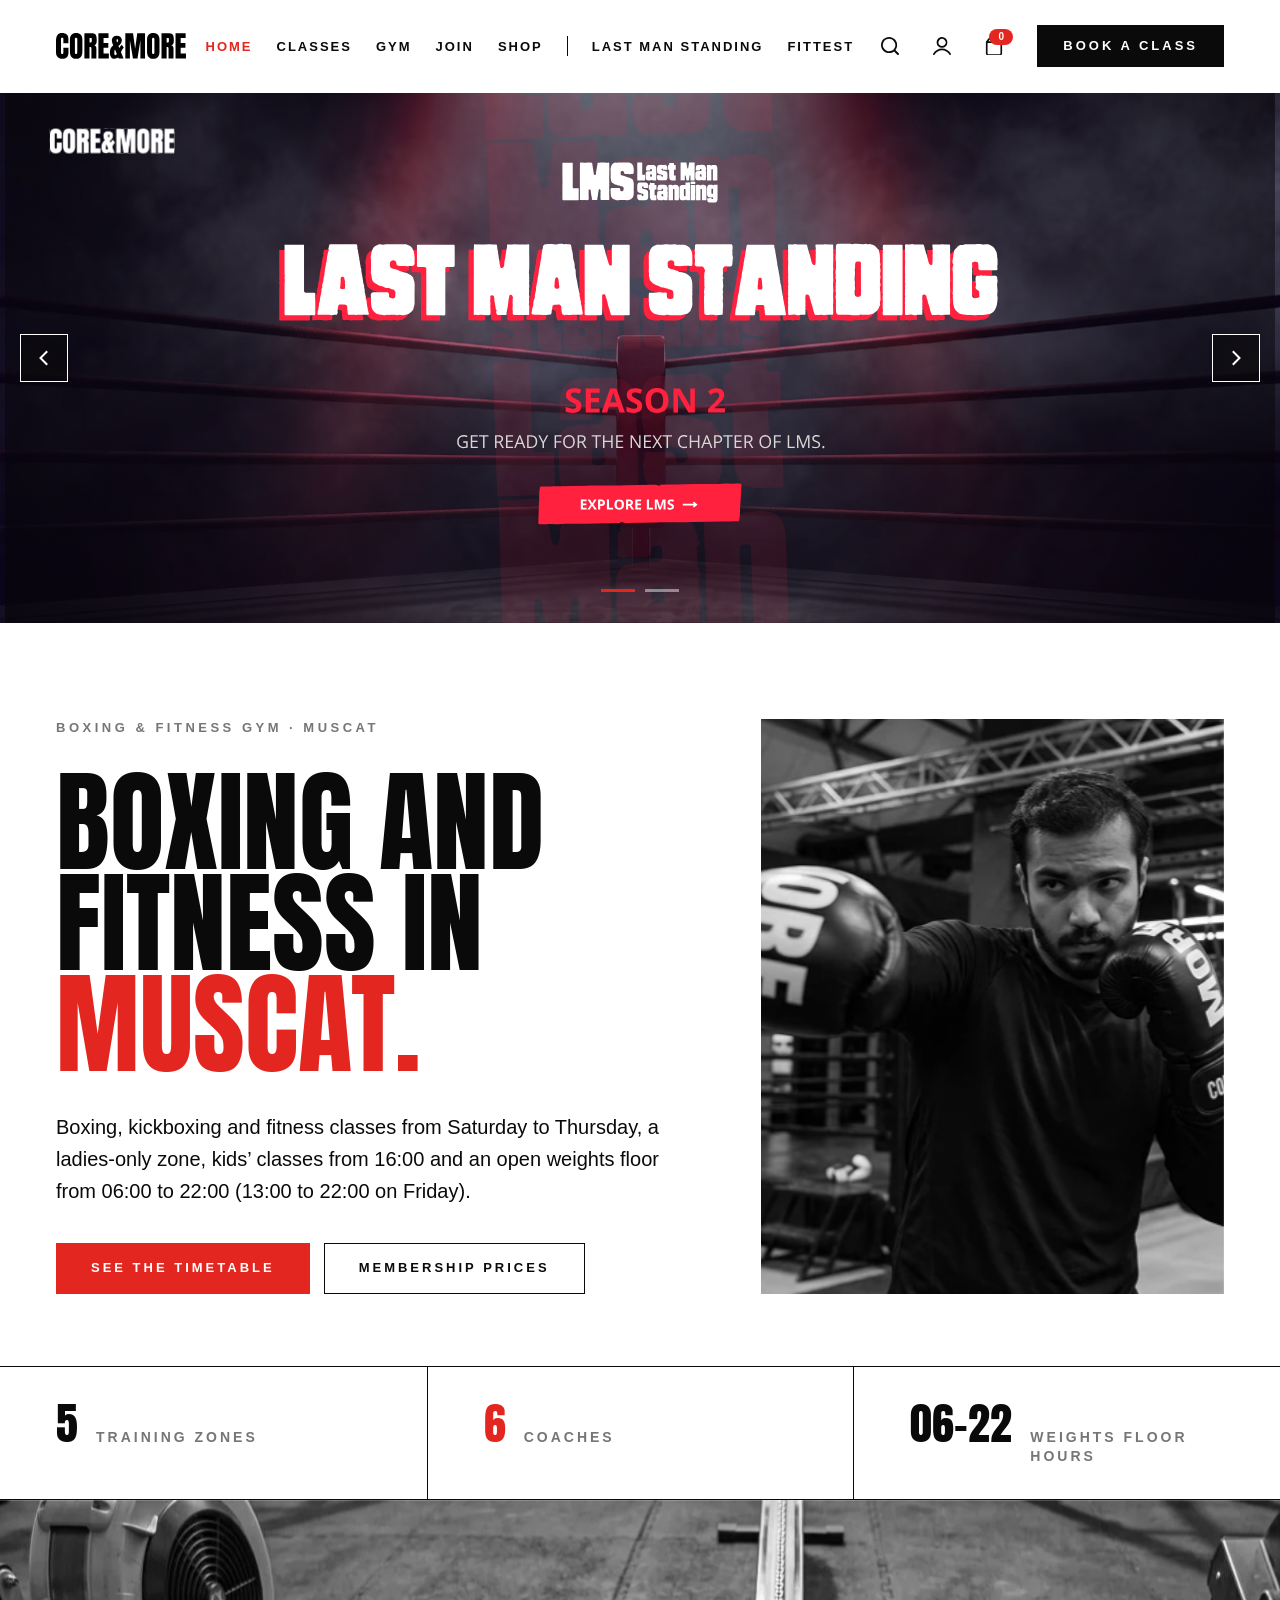
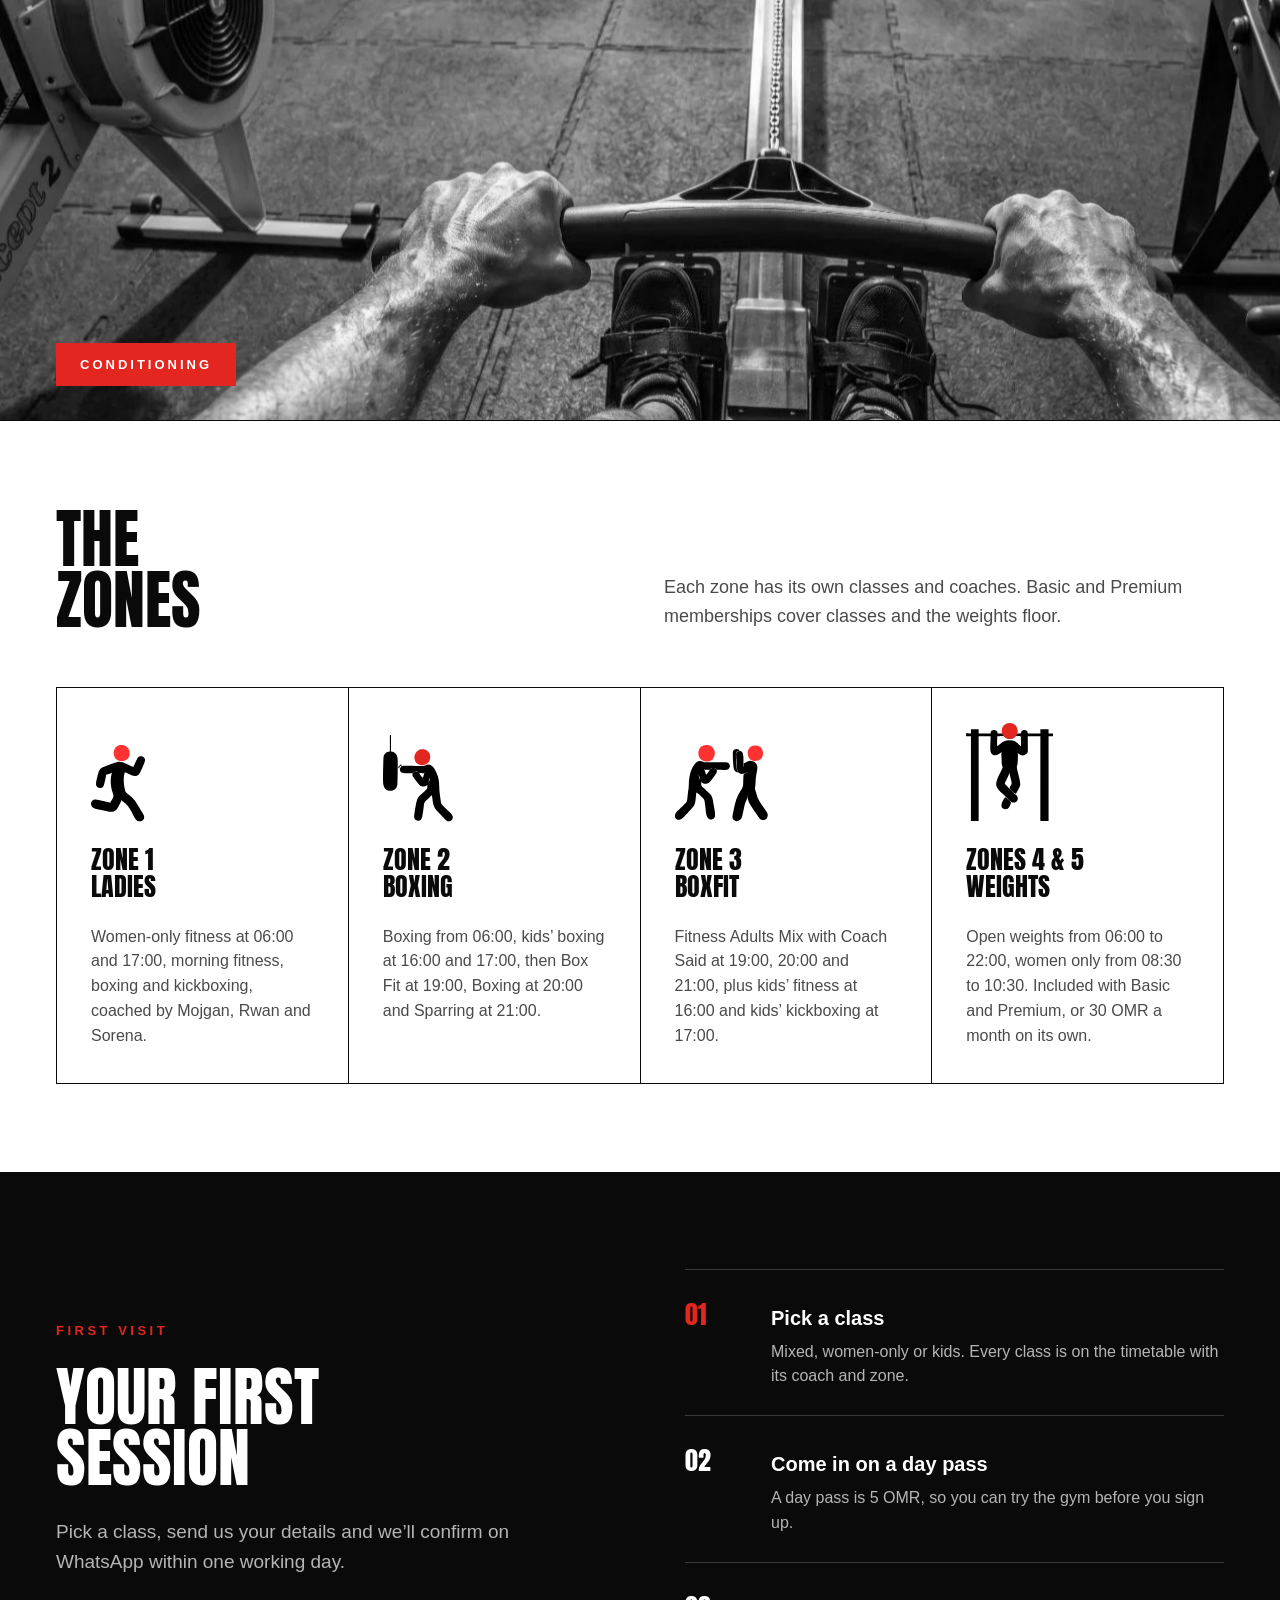
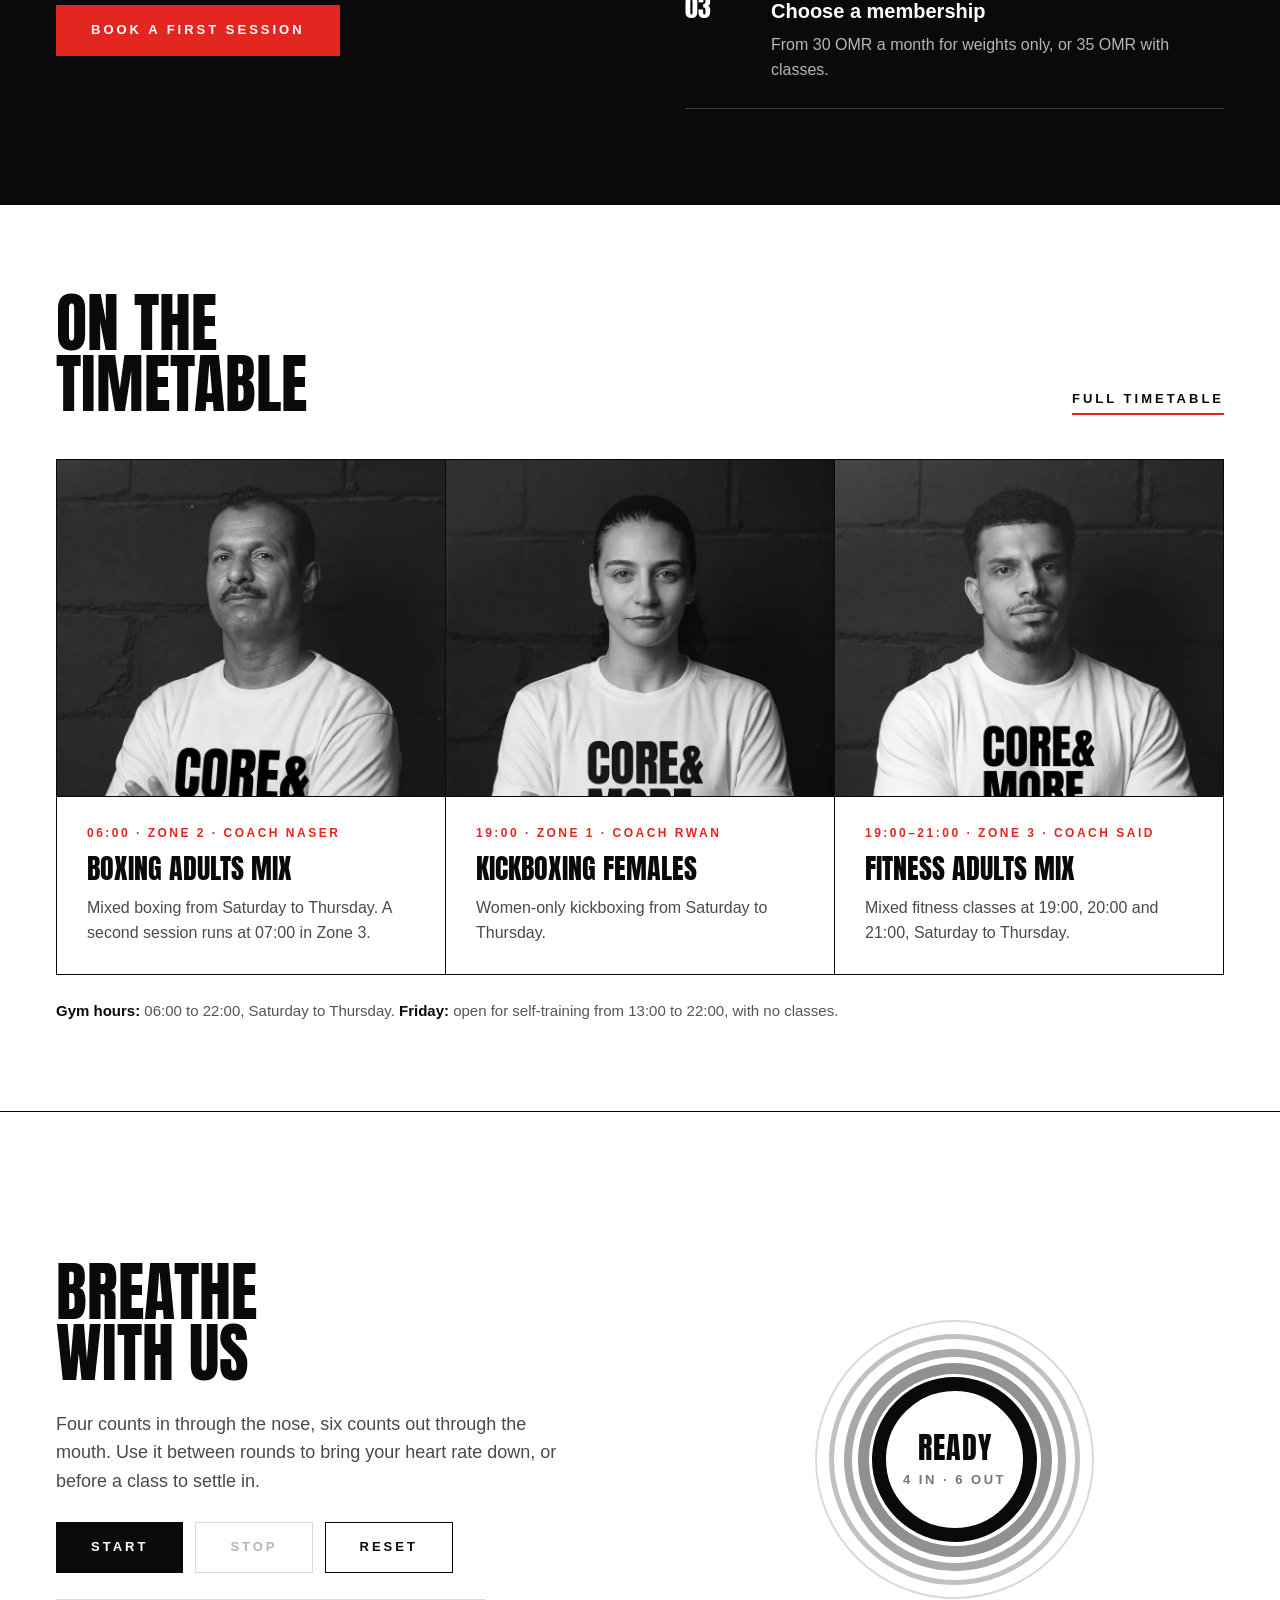
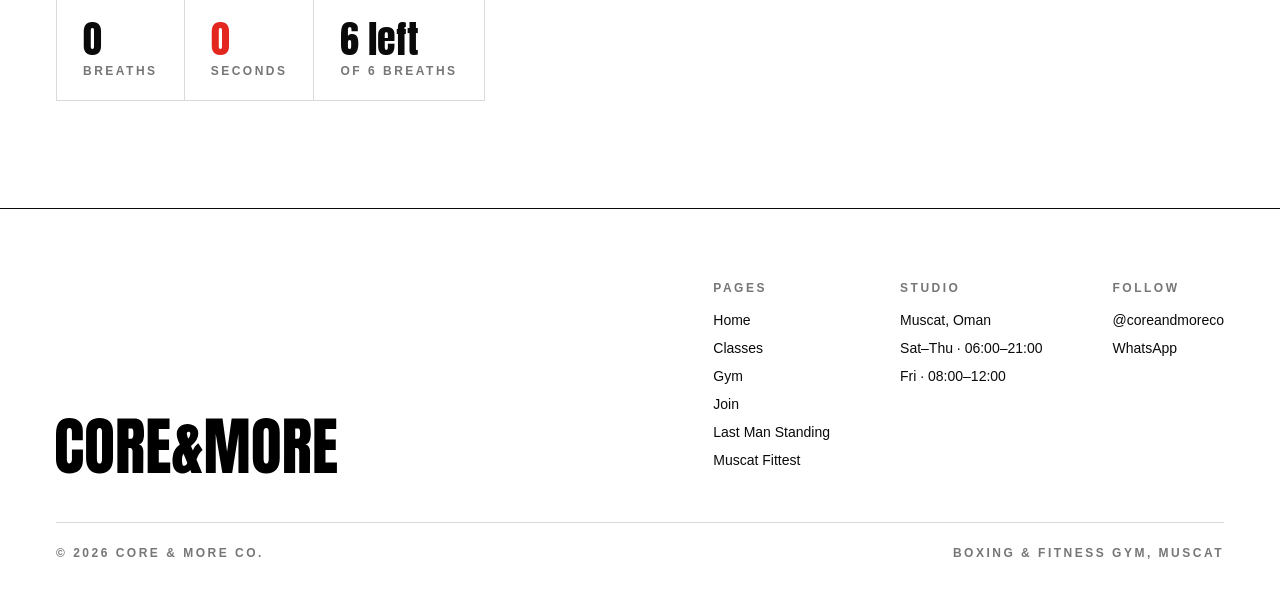
<file: index.html>
<!doctype html>
<html lang="en">
<head>
<meta charset="utf-8">
<meta name="viewport" content="width=device-width, initial-scale=1">
<title>Core &amp; More Co. | Boxing &amp; Fitness Gym in Muscat</title>
<meta name="description" content="Boxing, kickboxing and fitness classes in Muscat, with a ladies-only zone, kids' classes and an open weights floor from 06:00 to 22:00.">
<meta name="theme-color" content="#e3261f">
<link rel="icon" href="assets/favicon.svg" type="image/svg+xml">
<link rel="preconnect" href="https://fonts.googleapis.com">
<link rel="preconnect" href="https://fonts.gstatic.com" crossorigin>
<link href="https://fonts.googleapis.com/css2?family=Anton&display=swap" rel="stylesheet">
<link rel="stylesheet" href="assets/core-more.css">
<link rel="stylesheet" href="assets/site.css">
</head>
<body class="cm-layout">
<a class="cm-skip-link" href="#MainContent">Skip to content</a>
<header class="cm-header">
  <a class="cm-header__logo" href="index.html" aria-label="Core &amp; More Co. home"><img src="assets/core-more-logo.svg" width="132" height="26" alt="Core &amp; More Co."></a>
  <nav class="cm-nav" aria-label="Main"><a class="cm-nav__link is-active" href="index.html" aria-current="page">Home</a><a class="cm-nav__link" href="classes.html">Classes</a><a class="cm-nav__link" href="studio.html">Gym</a><a class="cm-nav__link" href="join.html">Join</a><a class="cm-nav__link" href="shop.html">Shop</a><span class="cm-nav__divider" aria-hidden="true"></span><a class="cm-nav__link" href="lms.html">Last Man Standing</a><a class="cm-nav__link" href="fittest.html">FITTEST</a></nav>
  <div class="cm-header__actions">
    <label class="cm-header__search-field"><span class="cm-sr-only">Search</span><svg width="18" height="18" viewBox="0 0 16 16" aria-hidden="true"><path fill="currentColor" d="M15.718 14.503 12.8 11.603c.47-.656.847-1.31 1.13-2.06.282-.748.376-1.59.376-2.432 0-1.03-.188-1.965-.565-2.807-.376-.842-.847-1.59-1.506-2.246-.659-.654-1.412-1.122-2.259-1.497C9.13.187 8.188 0 7.153 0 6.212 0 5.27.187 4.329.561c-.847.375-1.6.843-2.258 1.497-.66.655-1.13 1.404-1.506 2.34C.188 5.24 0 6.175 0 7.205c0 .935.188 1.871.565 2.807.376.842.847 1.59 1.506 2.246.659.655 1.412 1.123 2.258 1.497.941.374 1.883.561 2.824.561.847 0 1.6-.093 2.353-.374.753-.28 1.412-.655 2.07-1.123l2.918 2.9a.776.776 0 0 0 .565.281.776.776 0 0 0 .565-.28.766.766 0 0 0 .094-1.217ZM7.153 12.7c-.753 0-1.506-.188-2.165-.468A5.52 5.52 0 0 1 3.2 10.947 5.993 5.993 0 0 1 1.976 9.17C1.694 8.608 1.6 7.953 1.6 7.205c0-.749.188-1.497.47-2.152.283-.749.66-1.31 1.13-1.872.565-.468 1.13-.842 1.788-1.123.66-.28 1.412-.467 2.165-.467.753 0 1.506.187 2.165.467.658.281 1.317.655 1.788 1.217.47.468.847 1.123 1.223 1.778.283.655.471 1.31.471 2.152 0 .748-.188 1.497-.47 2.152a8.78 8.78 0 0 1-1.13 1.684l-.094.095c-.47.467-1.035.842-1.788 1.122-.66.281-1.412.375-2.165.375Z"/></svg><input type="search" placeholder="I'm looking for…" autocomplete="off" data-search-open data-search-inline></label>
    <button class="cm-header__icon cm-header__search-btn" type="button" aria-label="Search" aria-expanded="false" aria-controls="cm-search" data-search-open><svg width="18" height="18" viewBox="0 0 16 16" aria-hidden="true"><path fill="currentColor" d="M15.718 14.503 12.8 11.603c.47-.656.847-1.31 1.13-2.06.282-.748.376-1.59.376-2.432 0-1.03-.188-1.965-.565-2.807-.376-.842-.847-1.59-1.506-2.246-.659-.654-1.412-1.122-2.259-1.497C9.13.187 8.188 0 7.153 0 6.212 0 5.27.187 4.329.561c-.847.375-1.6.843-2.258 1.497-.66.655-1.13 1.404-1.506 2.34C.188 5.24 0 6.175 0 7.205c0 .935.188 1.871.565 2.807.376.842.847 1.59 1.506 2.246.659.655 1.412 1.123 2.258 1.497.941.374 1.883.561 2.824.561.847 0 1.6-.093 2.353-.374.753-.28 1.412-.655 2.07-1.123l2.918 2.9a.776.776 0 0 0 .565.281.776.776 0 0 0 .565-.28.766.766 0 0 0 .094-1.217ZM7.153 12.7c-.753 0-1.506-.188-2.165-.468A5.52 5.52 0 0 1 3.2 10.947 5.993 5.993 0 0 1 1.976 9.17C1.694 8.608 1.6 7.953 1.6 7.205c0-.749.188-1.497.47-2.152.283-.749.66-1.31 1.13-1.872.565-.468 1.13-.842 1.788-1.123.66-.28 1.412-.467 2.165-.467.753 0 1.506.187 2.165.467.658.281 1.317.655 1.788 1.217.47.468.847 1.123 1.223 1.778.283.655.471 1.31.471 2.152 0 .748-.188 1.497-.47 2.152a8.78 8.78 0 0 1-1.13 1.684l-.094.095c-.47.467-1.035.842-1.788 1.122-.66.281-1.412.375-2.165.375Z"/></svg></button>
    <a class="cm-header__icon cm-header__account" href="https://coreandmoreco.myshopify.com/account" target="_blank" rel="noopener" aria-label="Account (opens Shopify)"><svg width="18" height="18" viewBox="0 0 16 16" aria-hidden="true"><path fill="currentColor" d="M15.899 14.84a9.143 9.143 0 0 0-3.35-3.292 9.203 9.203 0 0 0-9.101 0 9.143 9.143 0 0 0-3.35 3.293.773.773 0 0 0 .067.855c.064.08.145.146.238.193a.784.784 0 0 0 .39.101.737.737 0 0 0 .671-.373 7.57 7.57 0 0 1 2.774-2.727 7.619 7.619 0 0 1 7.537 0 7.57 7.57 0 0 1 2.773 2.727.78.78 0 0 0 1.062.28.716.716 0 0 0 .36-.458.772.772 0 0 0-.071-.598ZM8 9.6a4.777 4.777 0 0 0 3.363-1.387A4.866 4.866 0 0 0 12.8 4.844a4.867 4.867 0 0 0-1.406-3.425A4.778 4.778 0 0 0 8 0C6.727 0 5.506.51 4.606 1.419A4.867 4.867 0 0 0 3.2 4.844a4.866 4.866 0 0 0 1.436 3.369A4.777 4.777 0 0 0 8 9.6ZM4.8 4.844c0-.856.337-1.678.937-2.283A3.185 3.185 0 0 1 8 1.615c.848 0 1.662.34 2.262.946a3.245 3.245 0 0 1 0 4.567c-.6.606-1.414.946-2.262.946-.849 0-1.663-.34-2.263-.946A3.245 3.245 0 0 1 4.8 4.844Z"/></svg></a>
    <button class="cm-header__icon cm-header__cart" type="button" aria-label="Cart" aria-controls="cm-cart" data-drawer-open="cm-cart"><svg width="18" height="18" viewBox="0 0 12 13" aria-hidden="true"><path fill="currentColor" d="m10.088 3.09-.875-1.176H2.787L1.912 3.09h8.176Zm1.627.219v.013h.014c.027.055.05.11.068.164a.392.392 0 0 1 .04.178v8.176c0 .237-.05.465-.15.683-.09.21-.214.392-.369.547a1.613 1.613 0 0 1-.56.383 1.66 1.66 0 0 1-.67.137H1.912c-.237 0-.465-.05-.683-.15a1.754 1.754 0 0 1-.547-.37 1.647 1.647 0 0 1-.383-.547 1.76 1.76 0 0 1-.137-.683V3.664a.78.78 0 0 1 .055-.246l.027-.055a.214.214 0 0 0 .041-.054L2.035.984A.513.513 0 0 1 2.24.82.527.527 0 0 1 2.5.752h7c.091 0 .178.023.26.068.082.037.15.091.205.164l1.75 2.325Zm-10.377.943v7.588c0 .073.014.146.04.219a.532.532 0 0 0 .315.314.618.618 0 0 0 .22.041h8.175a.55.55 0 0 0 .219-.041.53.53 0 0 0 .314-.314.62.62 0 0 0 .041-.22V4.253H1.338Z"/></svg><span class="cm-header__count" data-cart-count>0</span></button>
    <a class="cm-header__cta" href="join.html">Book a class</a>
    <button class="cm-menu-toggle" type="button" aria-expanded="false" aria-controls="cm-mobile-menu"><span class="cm-sr-only">Menu</span><span></span><span></span></button>
  </div>
  <nav class="cm-mobile-menu" id="cm-mobile-menu" aria-label="Mobile"><a href="index.html" class="is-active">Home</a><a href="classes.html">Classes</a><a href="studio.html">Gym</a><a href="join.html">Join</a><a href="shop.html">Shop</a><a href="lms.html">Last Man Standing</a><a href="fittest.html">FITTEST</a><a href="https://coreandmoreco.myshopify.com/account" target="_blank" rel="noopener">Login / Register ↗</a><a class="cm-mobile-menu__cta" href="join.html">Book a class</a></nav>
</header>
<main id="MainContent" role="main" tabindex="-1">
<div class="cm-site cm-home">
  <section class="cm-banner" aria-roledescription="carousel" aria-label="Events" data-banner data-interval="6000" style="--banner-interval:6000ms">
  <div class="cm-banner__track" aria-live="off" data-banner-track>
    <div class="cm-banner__slide is-active" id="lms" role="group" aria-roledescription="slide" aria-label="1 of 2: Last Man Standing, Season 2" data-banner-slide style="--slide-bg:#07050a">
      <h2 class="cm-sr-only">Last Man Standing</h2>
      <p class="cm-sr-only">Season 2. Get ready for the next chapter of LMS.</p>
      <div class="cm-banner__art" data-banner-art data-desktop="assets/banners/lms-desktop.svg" data-tablet="assets/banners/lms-tablet.svg" data-mobile="assets/banners/lms-mobile.svg"></div>
    </div>
    <div class="cm-banner__slide" id="fittest" role="group" aria-roledescription="slide" aria-label="2 of 2: Muscat Fittest, Season 2" data-banner-slide aria-hidden="true" style="--slide-bg:#0d0d0d">
      <h2 class="cm-sr-only">Muscat Fittest</h2>
      <p class="cm-sr-only">Core &amp; More presents Muscat Fittest Season 2 on 18 December 2026: the ultimate test of strength, endurance and grit.</p>
      <div class="cm-banner__art" data-banner-art data-desktop="assets/banners/fittest-desktop.svg" data-tablet="assets/banners/fittest-tablet.svg" data-mobile="assets/banners/fittest-mobile.svg"></div>
    </div>
  </div>
  <button class="cm-banner__arrow cm-banner__arrow--prev cm-has-tip" type="button" aria-label="Previous slide" data-banner-prev><svg width="18" height="18" viewBox="0 0 18 18" aria-hidden="true"><path fill="none" stroke="currentColor" stroke-width="1.8" d="M11.5 3 5.5 9l6 6"/></svg><span class="cm-tip" role="tooltip">Previous</span></button>
  <button class="cm-banner__arrow cm-banner__arrow--next cm-has-tip" type="button" aria-label="Next slide" data-banner-next><svg width="18" height="18" viewBox="0 0 18 18" aria-hidden="true"><path fill="none" stroke="currentColor" stroke-width="1.8" d="m6.5 3 6 6-6 6"/></svg><span class="cm-tip" role="tooltip">Next</span></button>
  <div class="cm-banner__controls">
    <div class="cm-banner__dots" role="group" aria-label="Choose slide"><button class="cm-banner__dot is-active" type="button" aria-label="Go to slide 1" aria-current="true" data-banner-dot="0"><span class="cm-banner__dot-fill"></span></button><button class="cm-banner__dot" type="button" aria-label="Go to slide 2" aria-current="false" data-banner-dot="1"><span class="cm-banner__dot-fill"></span></button></div>
  </div>
</section>
  <section class="cm-home-hero">
    <div class="cm-home-hero__content">
      <span class="cm-kicker">Boxing &amp; fitness gym · Muscat</span>
      <h1 class="cm-display">Boxing and<br>fitness in <span class="cm-red">Muscat.</span></h1>
      <p class="cm-home-hero__copy">Boxing, kickboxing and fitness classes from Saturday to Thursday, a ladies-only zone, kids’ classes from 16:00 and an open weights floor from 06:00 to 22:00 (13:00 to 22:00 on Friday).</p>
      <div class="cm-home-hero__buttons">
        <a class="cm-button cm-button--red" href="classes.html">See the timetable</a>
        <a class="cm-button cm-button--outline" href="join.html#cm-pricing">Membership prices</a>
      </div>
    </div>
    <div class="cm-home-hero__visual"><img class="cm-home-hero__image" src="assets/home/hero-boxer.webp" alt="A boxer throws a jab in the boxing zone, with the ring behind him" width="830" height="464" loading="eager" style="object-position:42% 35%"></div>
  </section>
  <div class="cm-metrics" aria-label="The gym in numbers">
    <div class="cm-metric">
      <span class="cm-display cm-metric__value">5</span>
      <span class="cm-metric__label">Training zones</span>
    </div>
    <div class="cm-metric">
      <span class="cm-display cm-metric__value cm-red">6</span>
      <span class="cm-metric__label">Coaches</span>
    </div>
    <div class="cm-metric">
      <span class="cm-display cm-metric__value">06–22</span>
      <span class="cm-metric__label">Weights floor hours</span>
    </div>
  </div>
  <div class="cm-image-band"><img src="assets/home/core-more-row.webp" alt="Rowing machine on the conditioning floor" width="1395" height="778" loading="lazy"><span class="cm-image-band__label">Conditioning</span>
  </div>
  <section class="cm-principles">
    <div class="cm-section-heading-row cm-principles__heading">
      <h2 class="cm-display cm-section-title">The<br>zones</h2>
      <p class="cm-principles__intro">Each zone has its own classes and coaches. Basic and Premium memberships cover classes and the weights floor.</p>
    </div>
    <div class="cm-principles__grid">
      <article class="cm-principle">
        <div class="cm-principle__icon" aria-hidden="true">
          <img src="assets/home/core-more-icon-alignment.svg" alt="" width="64" height="91" loading="lazy">
        </div>
        <h3 class="cm-display cm-principle__title">Zone 1<br>Ladies</h3>
        <p class="cm-principle__copy">Women-only fitness at 06:00 and 17:00, morning fitness, boxing and kickboxing, coached by Mojgan, Rwan and Sorena.</p>
      </article>
      <article class="cm-principle">
        <div class="cm-principle__icon" aria-hidden="true">
          <img src="assets/home/core-more-icon-mindful.svg" alt="" width="73" height="90" loading="lazy">
        </div>
        <h3 class="cm-display cm-principle__title">Zone 2<br>Boxing</h3>
        <p class="cm-principle__copy">Boxing from 06:00, kids’ boxing at 16:00 and 17:00, then Box Fit at 19:00, Boxing at 20:00 and Sparring at 21:00.</p>
      </article>
      <article class="cm-principle">
        <div class="cm-principle__icon" aria-hidden="true">
          <img src="assets/home/core-more-icon-community.svg" alt="" width="96" height="79" loading="lazy">
        </div>
        <h3 class="cm-display cm-principle__title">Zone 3<br>BoxFit</h3>
        <p class="cm-principle__copy">Fitness Adults Mix with Coach Said at 19:00, 20:00 and 21:00, plus kids’ fitness at 16:00 and kids’ kickboxing at 17:00.</p>
      </article>
      <article class="cm-principle">
        <div class="cm-principle__icon" aria-hidden="true">
          <img src="assets/home/core-more-icon-strength.svg" alt="" width="82" height="93" loading="lazy">
        </div>
        <h3 class="cm-display cm-principle__title">Zones 4 &amp; 5<br>Weights</h3>
        <p class="cm-principle__copy">Open weights from 06:00 to 22:00, women only from 08:30 to 10:30. Included with Basic and Premium, or 30 OMR a month on its own.</p>
      </article>
    </div>
  </section>
  <section class="cm-start">
    <div class="cm-start__content">
      <span class="cm-kicker cm-kicker--red">First visit</span>
      <h2 class="cm-display cm-section-title">Your first<br>session</h2>
      <p class="cm-start__copy">Pick a class, send us your details and we’ll confirm on WhatsApp within one working day.</p>
      <a class="cm-button cm-button--red" href="join.html#cm-form-check">Book a first session</a>
    </div>
    <div class="cm-steps">
      <div class="cm-step">
        <span class="cm-display cm-step__number cm-red">01</span>
        <div class="cm-step__content">
          <span class="cm-step__title">Pick a class</span>
          <span class="cm-step__copy">Mixed, women-only or kids. Every class is on the timetable with its coach and zone.</span>
        </div>
      </div>
      <div class="cm-step">
        <span class="cm-display cm-step__number">02</span>
        <div class="cm-step__content">
          <span class="cm-step__title">Come in on a day pass</span>
          <span class="cm-step__copy">A day pass is 5 OMR, so you can try the gym before you sign up.</span>
        </div>
      </div>
      <div class="cm-step">
        <span class="cm-display cm-step__number">03</span>
        <div class="cm-step__content">
          <span class="cm-step__title">Choose a membership</span>
          <span class="cm-step__copy">From 30 OMR a month for weights only, or 35 OMR with classes.</span>
        </div>
      </div>
    </div>
  </section>
  <section class="cm-week">
    <div class="cm-section-heading-row cm-week__heading">
      <h2 class="cm-display cm-section-title">On the<br>timetable</h2>
      <a class="cm-text-link" href="classes.html">Full timetable</a>
    </div>
    <div class="cm-week__grid">
      <article class="cm-class-teaser"><div class="cm-coach-media"><img class="cm-coach-media__before" src="assets/coaches/before/naser.webp" alt="Coach Naser" width="800" height="1200" loading="lazy"><img class="cm-coach-media__after" src="assets/coaches/after/naser.webp" alt="" aria-hidden="true" width="800" height="1200" loading="lazy"></div><div class="cm-class-teaser__content">
          <span class="cm-class-teaser__meta">06:00 · Zone 2 · Coach Naser</span>
          <h3 class="cm-display cm-class-teaser__title">Boxing Adults Mix</h3>
          <p class="cm-class-teaser__copy">Mixed boxing from Saturday to Thursday. A second session runs at 07:00 in Zone 3.</p>
        </div>
      </article>
      <article class="cm-class-teaser"><div class="cm-coach-media"><img class="cm-coach-media__before" src="assets/coaches/before/rwan.webp" alt="Coach Rwan" width="800" height="1200" loading="lazy"><img class="cm-coach-media__after" src="assets/coaches/after/rwan.webp" alt="" aria-hidden="true" width="800" height="1200" loading="lazy"></div><div class="cm-class-teaser__content">
          <span class="cm-class-teaser__meta">19:00 · Zone 1 · Coach Rwan</span>
          <h3 class="cm-display cm-class-teaser__title">Kickboxing Females</h3>
          <p class="cm-class-teaser__copy">Women-only kickboxing from Saturday to Thursday.</p>
        </div>
      </article>
      <article class="cm-class-teaser"><div class="cm-coach-media"><img class="cm-coach-media__before" src="assets/coaches/before/said.webp" alt="Coach Said" width="800" height="1200" loading="lazy"><img class="cm-coach-media__after" src="assets/coaches/after/said.webp" alt="" aria-hidden="true" width="800" height="1200" loading="lazy"></div><div class="cm-class-teaser__content">
          <span class="cm-class-teaser__meta">19:00–21:00 · Zone 3 · Coach Said</span>
          <h3 class="cm-display cm-class-teaser__title">Fitness Adults Mix</h3>
          <p class="cm-class-teaser__copy">Mixed fitness classes at 19:00, 20:00 and 21:00, Saturday to Thursday.</p>
        </div>
      </article>
    </div>
      <p class="cm-timetable__note cm-week__note"><strong>Gym hours:</strong> 06:00 to 22:00, Saturday to Thursday. <strong>Friday:</strong> open for self-training from 13:00 to 22:00, with no classes.</p>
  </section>
  <section class="cm-breath" data-cm-breath="">
    <div class="cm-breath__content">
      <span class="cm-kicker cm-kicker--red">Try it now · 60 seconds</span>
      <h2 class="cm-display cm-section-title">Breathe<br>with us</h2>
      <p class="cm-breath__copy">Four counts in through the nose, six counts out through the mouth. Use it between rounds to bring your heart rate down, or before a class to settle in.</p>
      <div class="cm-breath__controls">
        <button class="cm-button cm-button--black" type="button" data-cm-breath-start="">Start</button>
        <button class="cm-button cm-button--outline" type="button" data-cm-breath-stop="" disabled>Stop</button>
        <button class="cm-button cm-button--outline" type="button" data-cm-breath-reset="">Reset</button>
      </div>
      <div class="cm-breath__stats" aria-live="polite">
        <div class="cm-breath__stat">
          <span class="cm-display cm-breath__value" data-cm-breath-cycles="">0</span>
          <span class="cm-breath__label">Breaths</span>
        </div>
        <div class="cm-breath__stat">
          <span class="cm-display cm-breath__value cm-red" data-cm-breath-elapsed="">0</span>
          <span class="cm-breath__label">Seconds</span>
        </div>
        <div class="cm-breath__stat">
          <span class="cm-display cm-breath__value" data-cm-breath-goal="">6 left</span>
          <span class="cm-breath__label">Of 6 breaths</span>
        </div>
      </div>
    </div>
    <div class="cm-breath__visual" aria-label="Guided breathing pace">
      <div class="cm-pacer-stage" data-cm-breath-stage="">
        <span class="cm-pacer-ring" data-cm-breath-ring="" aria-hidden="true"></span>
        <span class="cm-pacer-ring" data-cm-breath-ring="" aria-hidden="true"></span>
        <span class="cm-pacer-ring" data-cm-breath-ring="" aria-hidden="true"></span>
        <span class="cm-pacer-ring" data-cm-breath-ring="" aria-hidden="true"></span>
        <span class="cm-pacer-ring" data-cm-breath-ring="" aria-hidden="true"></span>
        <div class="cm-pacer__center" aria-live="polite">
          <span class="cm-display cm-pacer__phase" data-cm-breath-phase="">Ready</span>
          <span class="cm-pacer__count" data-cm-breath-count="">4 in · 6 out</span>
        </div>
      </div>
    </div>
  </section>
</div>

</main>
<footer class="cm-footer">
  <div class="cm-footer__top">
    <a class="cm-footer__logo" href="index.html" aria-label="Core &amp; More Co. home"><img src="assets/core-more-logo.svg" alt="Core &amp; More Co." width="702" height="140" loading="lazy"></a>
    <div class="cm-footer__links">
      <div class="cm-footer__column">
        <span class="cm-footer__label">Pages</span><a href="index.html">Home</a>
          <a href="classes.html">Classes</a>
          <a href="studio.html">Gym</a>
          <a href="join.html">Join</a>
          <a href="lms.html">Last Man Standing</a><a href="fittest.html">Muscat Fittest</a></div><div class="cm-footer__column">
          <span class="cm-footer__label">Studio</span><span>Muscat, Oman</span><span>Sat–Thu · 06:00–21:00</span><span>Fri · 08:00–12:00</span></div><div class="cm-footer__column">
        <span class="cm-footer__label">Follow</span><a href="https://www.instagram.com/coreandmoreco/" rel="noopener" target="_blank">@coreandmoreco</a><a href="https://wa.me/96892366393" rel="noopener" target="_blank">WhatsApp</a></div>
    </div>
  </div>
  <div class="cm-footer__bottom">
    <span>© 2026 Core &amp; More Co.</span>
    <span>Boxing &amp; fitness gym, Muscat</span>
  </div>
</footer>
<div class="cm-overlay" data-overlay hidden></div>
<div class="cm-search" id="cm-search" role="dialog" aria-modal="true" aria-label="Search" hidden>
  <form class="cm-search__form" role="search" action="shop.html" data-search-form>
    <svg width="18" height="18" viewBox="0 0 16 16" aria-hidden="true"><path fill="currentColor" d="M15.718 14.503 12.8 11.603c.47-.656.847-1.31 1.13-2.06.282-.748.376-1.59.376-2.432 0-1.03-.188-1.965-.565-2.807-.376-.842-.847-1.59-1.506-2.246-.659-.654-1.412-1.122-2.259-1.497C9.13.187 8.188 0 7.153 0 6.212 0 5.27.187 4.329.561c-.847.375-1.6.843-2.258 1.497-.66.655-1.13 1.404-1.506 2.34C.188 5.24 0 6.175 0 7.205c0 .935.188 1.871.565 2.807.376.842.847 1.59 1.506 2.246.659.655 1.412 1.123 2.258 1.497.941.374 1.883.561 2.824.561.847 0 1.6-.093 2.353-.374.753-.28 1.412-.655 2.07-1.123l2.918 2.9a.776.776 0 0 0 .565.281.776.776 0 0 0 .565-.28.766.766 0 0 0 .094-1.217ZM7.153 12.7c-.753 0-1.506-.188-2.165-.468A5.52 5.52 0 0 1 3.2 10.947 5.993 5.993 0 0 1 1.976 9.17C1.694 8.608 1.6 7.953 1.6 7.205c0-.749.188-1.497.47-2.152.283-.749.66-1.31 1.13-1.872.565-.468 1.13-.842 1.788-1.123.66-.28 1.412-.467 2.165-.467.753 0 1.506.187 2.165.467.658.281 1.317.655 1.788 1.217.47.468.847 1.123 1.223 1.778.283.655.471 1.31.471 2.152 0 .748-.188 1.497-.47 2.152a8.78 8.78 0 0 1-1.13 1.684l-.094.095c-.47.467-1.035.842-1.788 1.122-.66.281-1.412.375-2.165.375Z"/></svg>
    <label class="cm-sr-only" for="cm-search-input">I'm looking for…</label>
    <input id="cm-search-input" type="search" name="q" placeholder="I'm looking for…" autocomplete="off" maxlength="128" data-search-input>
    <button class="cm-icon-btn" type="button" aria-label="Close search" data-search-close><svg width="18" height="18" viewBox="0 0 13 13" aria-hidden="true"><path fill="currentColor" d="M.28 1.57A.92.92 0 0 1 1.59.26L6.5 5.18 11.41.26a.92.92 0 1 1 1.31 1.31L7.8 6.49l4.92 4.92a.92.92 0 1 1-1.31 1.31L6.5 7.8l-4.91 4.92a.92.92 0 1 1-1.31-1.31L5.2 6.49Z"/></svg></button>
  </form>
  <div class="cm-search__body">
    <div class="cm-search__trending" data-search-trending>
      <h3 class="cm-search__title">Trending Search</h3>
      <div class="cm-search__chips"><button class="cm-search__chip" type="button" data-search-term="gloves">gloves</button><button class="cm-search__chip" type="button" data-search-term="shin guard">shin guard</button><button class="cm-search__chip" type="button" data-search-term="BJJ gi">BJJ gi</button><button class="cm-search__chip" type="button" data-search-term="timetable">timetable</button></div>
    </div>
    <div class="cm-search__results" data-search-results aria-live="polite"></div>
  </div>
</div>
<aside class="cm-drawer" id="cm-cart" role="dialog" aria-modal="true" aria-labelledby="cm-cart-title" hidden>
  <div class="cm-drawer__header"><h2 class="cm-drawer__title" id="cm-cart-title">Shopping Cart <span data-cart-count-label>(0)</span></h2>
    <button class="cm-icon-btn" type="button" aria-label="Close" data-drawer-close><svg width="18" height="18" viewBox="0 0 13 13" aria-hidden="true"><path fill="currentColor" d="M.28 1.57A.92.92 0 0 1 1.59.26L6.5 5.18 11.41.26a.92.92 0 1 1 1.31 1.31L7.8 6.49l4.92 4.92a.92.92 0 1 1-1.31 1.31L6.5 7.8l-4.91 4.92a.92.92 0 1 1-1.31-1.31L5.2 6.49Z"/></svg></button></div>
  <div class="cm-drawer__body cm-drawer__empty">
    <svg width="70" height="78" viewBox="0 0 12 13" aria-hidden="true" class="cm-drawer__empty-icon"><path fill="currentColor" d="m10.088 3.09-.875-1.176H2.787L1.912 3.09h8.176Zm1.627.219v.013h.014c.027.055.05.11.068.164a.392.392 0 0 1 .04.178v8.176c0 .237-.05.465-.15.683-.09.21-.214.392-.369.547a1.613 1.613 0 0 1-.56.383 1.66 1.66 0 0 1-.67.137H1.912c-.237 0-.465-.05-.683-.15a1.754 1.754 0 0 1-.547-.37 1.647 1.647 0 0 1-.383-.547 1.76 1.76 0 0 1-.137-.683V3.664a.78.78 0 0 1 .055-.246l.027-.055a.214.214 0 0 0 .041-.054L2.035.984A.513.513 0 0 1 2.24.82.527.527 0 0 1 2.5.752h7c.091 0 .178.023.26.068.082.037.15.091.205.164l1.75 2.325Zm-10.377.943v7.588c0 .073.014.146.04.219a.532.532 0 0 0 .315.314.618.618 0 0 0 .22.041h8.175a.55.55 0 0 0 .219-.041.53.53 0 0 0 .314-.314.62.62 0 0 0 .041-.22V4.253H1.338Z"/></svg>
    <p class="cm-drawer__empty-title">Your cart is empty.</p>
    <p>Gloves, wraps, shin guards and BJJ gear are in the shop.</p>
    <a class="cm-button cm-button--black" href="shop.html">Continue Shopping</a>
  </div>
</aside>
<aside class="cm-drawer" id="cm-wishlist" role="dialog" aria-modal="true" aria-labelledby="cm-wishlist-title" hidden>
  <div class="cm-drawer__header"><h2 class="cm-drawer__title" id="cm-wishlist-title">Wishlist <span data-wishlist-count-label>(0)</span></h2>
    <button class="cm-icon-btn" type="button" aria-label="Close" data-drawer-close><svg width="18" height="18" viewBox="0 0 13 13" aria-hidden="true"><path fill="currentColor" d="M.28 1.57A.92.92 0 0 1 1.59.26L6.5 5.18 11.41.26a.92.92 0 1 1 1.31 1.31L7.8 6.49l4.92 4.92a.92.92 0 1 1-1.31 1.31L6.5 7.8l-4.91 4.92a.92.92 0 1 1-1.31-1.31L5.2 6.49Z"/></svg></button></div>
  <div class="cm-drawer__body" data-wishlist-list></div>
</aside>
<button class="cm-to-top" type="button" aria-label="Back to top" data-to-top hidden><svg width="18" height="18" viewBox="0 0 18 18" aria-hidden="true"><path fill="none" stroke="currentColor" stroke-width="2" stroke-linecap="square" d="M9 15V3.5M3.5 9 9 3.5 14.5 9"/></svg></button>
<nav class="cm-mobile-bar" aria-label="Quick links">
  <a class="cm-mobile-bar__item is-active" href="index.html"><span class="cm-mobile-bar__icon"><svg width="18" height="18" viewBox="0 0 18 18" aria-hidden="true"><path fill="none" stroke="currentColor" stroke-width="1.5" stroke-linejoin="round" d="M2 7.5 9 1.8l7 5.7V16H11.2v-4.6H6.8V16H2Z"/></svg></span><span>Home</span></a>
  <a class="cm-mobile-bar__item" href="https://coreandmoreco.myshopify.com/account" target="_blank" rel="noopener"><span class="cm-mobile-bar__icon"><svg width="18" height="18" viewBox="0 0 16 16" aria-hidden="true"><path fill="currentColor" d="M15.899 14.84a9.143 9.143 0 0 0-3.35-3.292 9.203 9.203 0 0 0-9.101 0 9.143 9.143 0 0 0-3.35 3.293.773.773 0 0 0 .067.855c.064.08.145.146.238.193a.784.784 0 0 0 .39.101.737.737 0 0 0 .671-.373 7.57 7.57 0 0 1 2.774-2.727 7.619 7.619 0 0 1 7.537 0 7.57 7.57 0 0 1 2.773 2.727.78.78 0 0 0 1.062.28.716.716 0 0 0 .36-.458.772.772 0 0 0-.071-.598ZM8 9.6a4.777 4.777 0 0 0 3.363-1.387A4.866 4.866 0 0 0 12.8 4.844a4.867 4.867 0 0 0-1.406-3.425A4.778 4.778 0 0 0 8 0C6.727 0 5.506.51 4.606 1.419A4.867 4.867 0 0 0 3.2 4.844a4.866 4.866 0 0 0 1.436 3.369A4.777 4.777 0 0 0 8 9.6ZM4.8 4.844c0-.856.337-1.678.937-2.283A3.185 3.185 0 0 1 8 1.615c.848 0 1.662.34 2.262.946a3.245 3.245 0 0 1 0 4.567c-.6.606-1.414.946-2.262.946-.849 0-1.663-.34-2.263-.946A3.245 3.245 0 0 1 4.8 4.844Z"/></svg></span><span>Account</span></a>
  <a class="cm-mobile-bar__item" href="shop.html"><span class="cm-mobile-bar__icon"><svg width="18" height="18" viewBox="0 0 18 18" aria-hidden="true"><path fill="none" stroke="currentColor" stroke-width="1.5" d="M2 2h5.5v5.5H2Zm8.5 0H16v5.5h-5.5ZM2 10.5h5.5V16H2Zm8.5 0H16V16h-5.5Z"/></svg></span><span>Shop</span></a>
  <button class="cm-mobile-bar__item" type="button" data-drawer-open="cm-wishlist" aria-controls="cm-wishlist"><span class="cm-mobile-bar__icon"><svg width="18" height="18" viewBox="0 0 19 17" aria-hidden="true"><path fill="none" stroke="currentColor" stroke-width="1.5" d="M9.5 15.2 2.6 8.5A4.3 4.3 0 0 1 8.7 2.4l.8.8.8-.8a4.3 4.3 0 0 1 6.1 6.1Z"/></svg><span class="cm-badge" data-wishlist-count>0</span></span><span>Wishlist</span></button>
  <button class="cm-mobile-bar__item" type="button" data-drawer-open="cm-cart" aria-controls="cm-cart"><span class="cm-mobile-bar__icon"><svg width="18" height="18" viewBox="0 0 12 13" aria-hidden="true"><path fill="currentColor" d="m10.088 3.09-.875-1.176H2.787L1.912 3.09h8.176Zm1.627.219v.013h.014c.027.055.05.11.068.164a.392.392 0 0 1 .04.178v8.176c0 .237-.05.465-.15.683-.09.21-.214.392-.369.547a1.613 1.613 0 0 1-.56.383 1.66 1.66 0 0 1-.67.137H1.912c-.237 0-.465-.05-.683-.15a1.754 1.754 0 0 1-.547-.37 1.647 1.647 0 0 1-.383-.547 1.76 1.76 0 0 1-.137-.683V3.664a.78.78 0 0 1 .055-.246l.027-.055a.214.214 0 0 0 .041-.054L2.035.984A.513.513 0 0 1 2.24.82.527.527 0 0 1 2.5.752h7c.091 0 .178.023.26.068.082.037.15.091.205.164l1.75 2.325Zm-10.377.943v7.588c0 .073.014.146.04.219a.532.532 0 0 0 .315.314.618.618 0 0 0 .22.041h8.175a.55.55 0 0 0 .219-.041.53.53 0 0 0 .314-.314.62.62 0 0 0 .041-.22V4.253H1.338Z"/></svg><span class="cm-badge" data-cart-count>0</span></span><span>Cart</span></button>
</nav>
<script src="assets/products-data.js"></script>
<script src="assets/core-more.js"></script>
<script src="assets/site.js"></script>
<script src="assets/fx.js"></script>
<script src="assets/shell.js"></script>
<script src="assets/banner.js"></script>
</body>
</html>
</file>
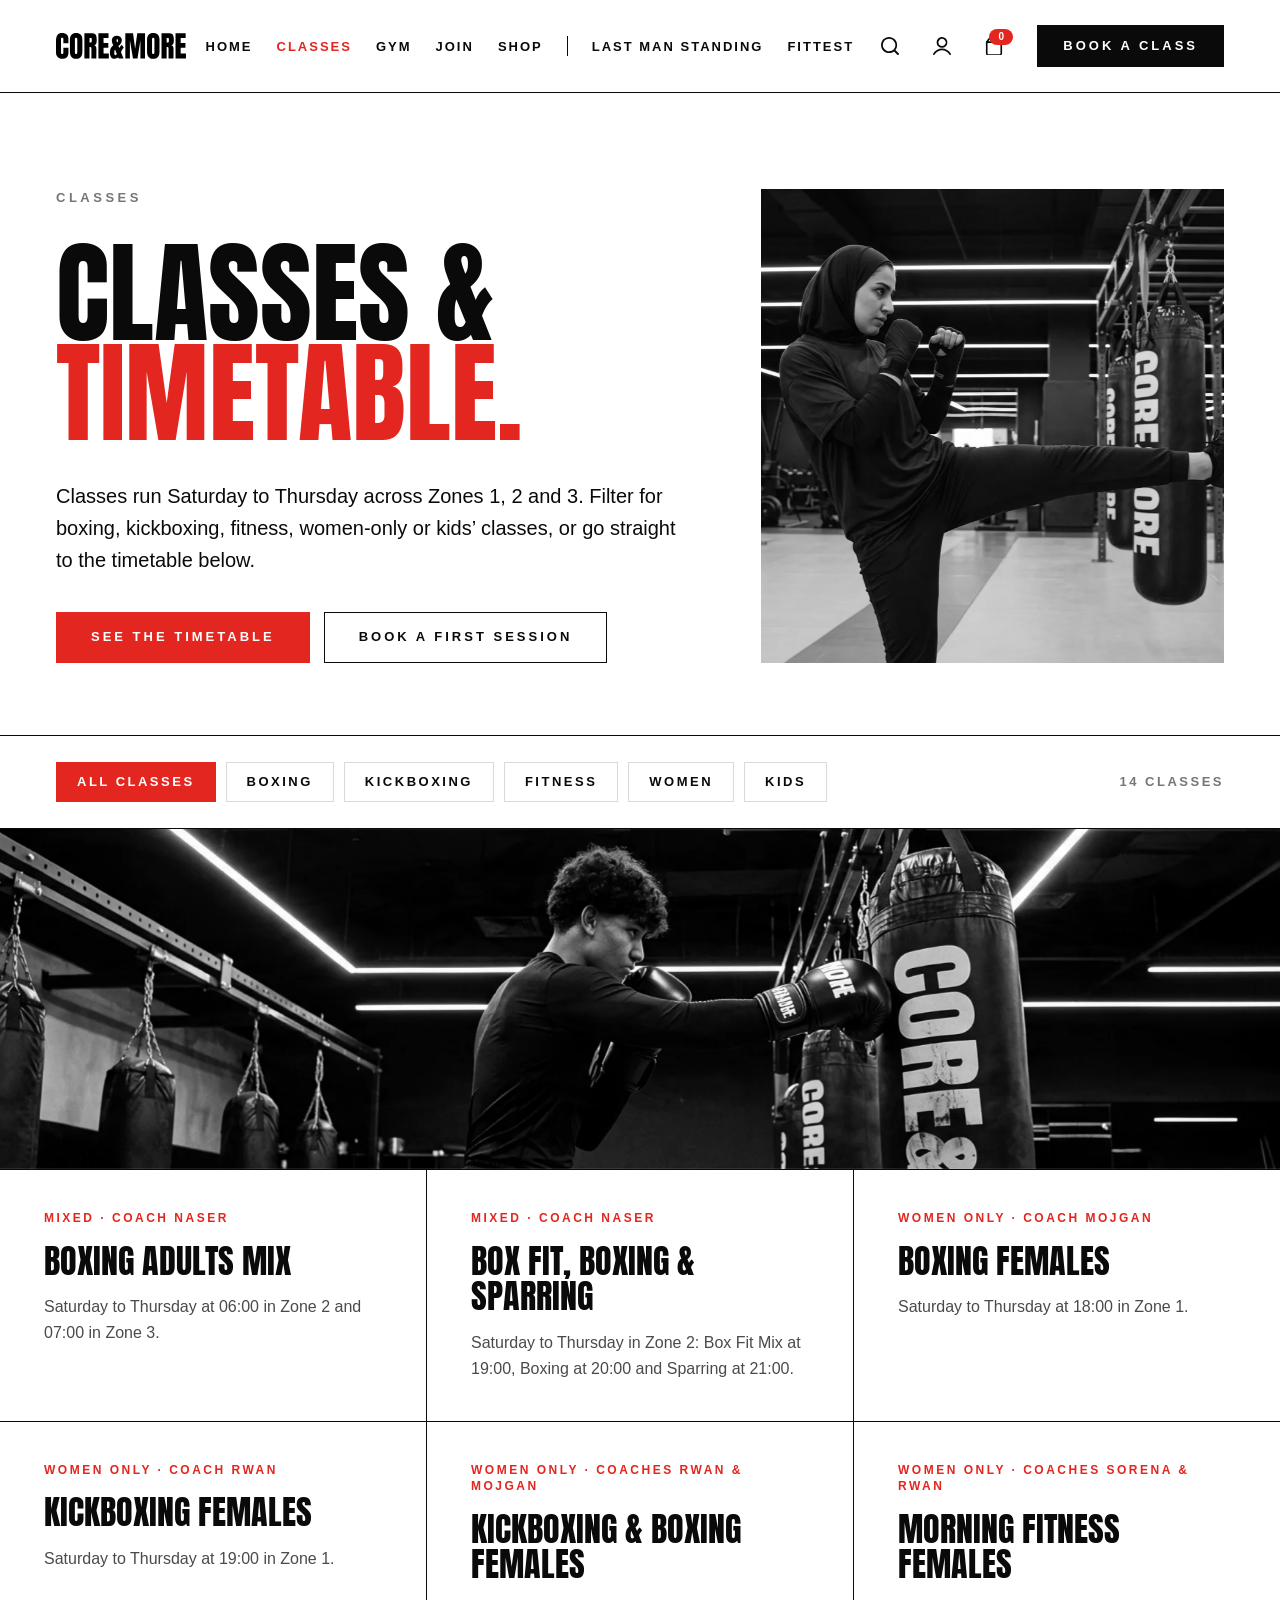
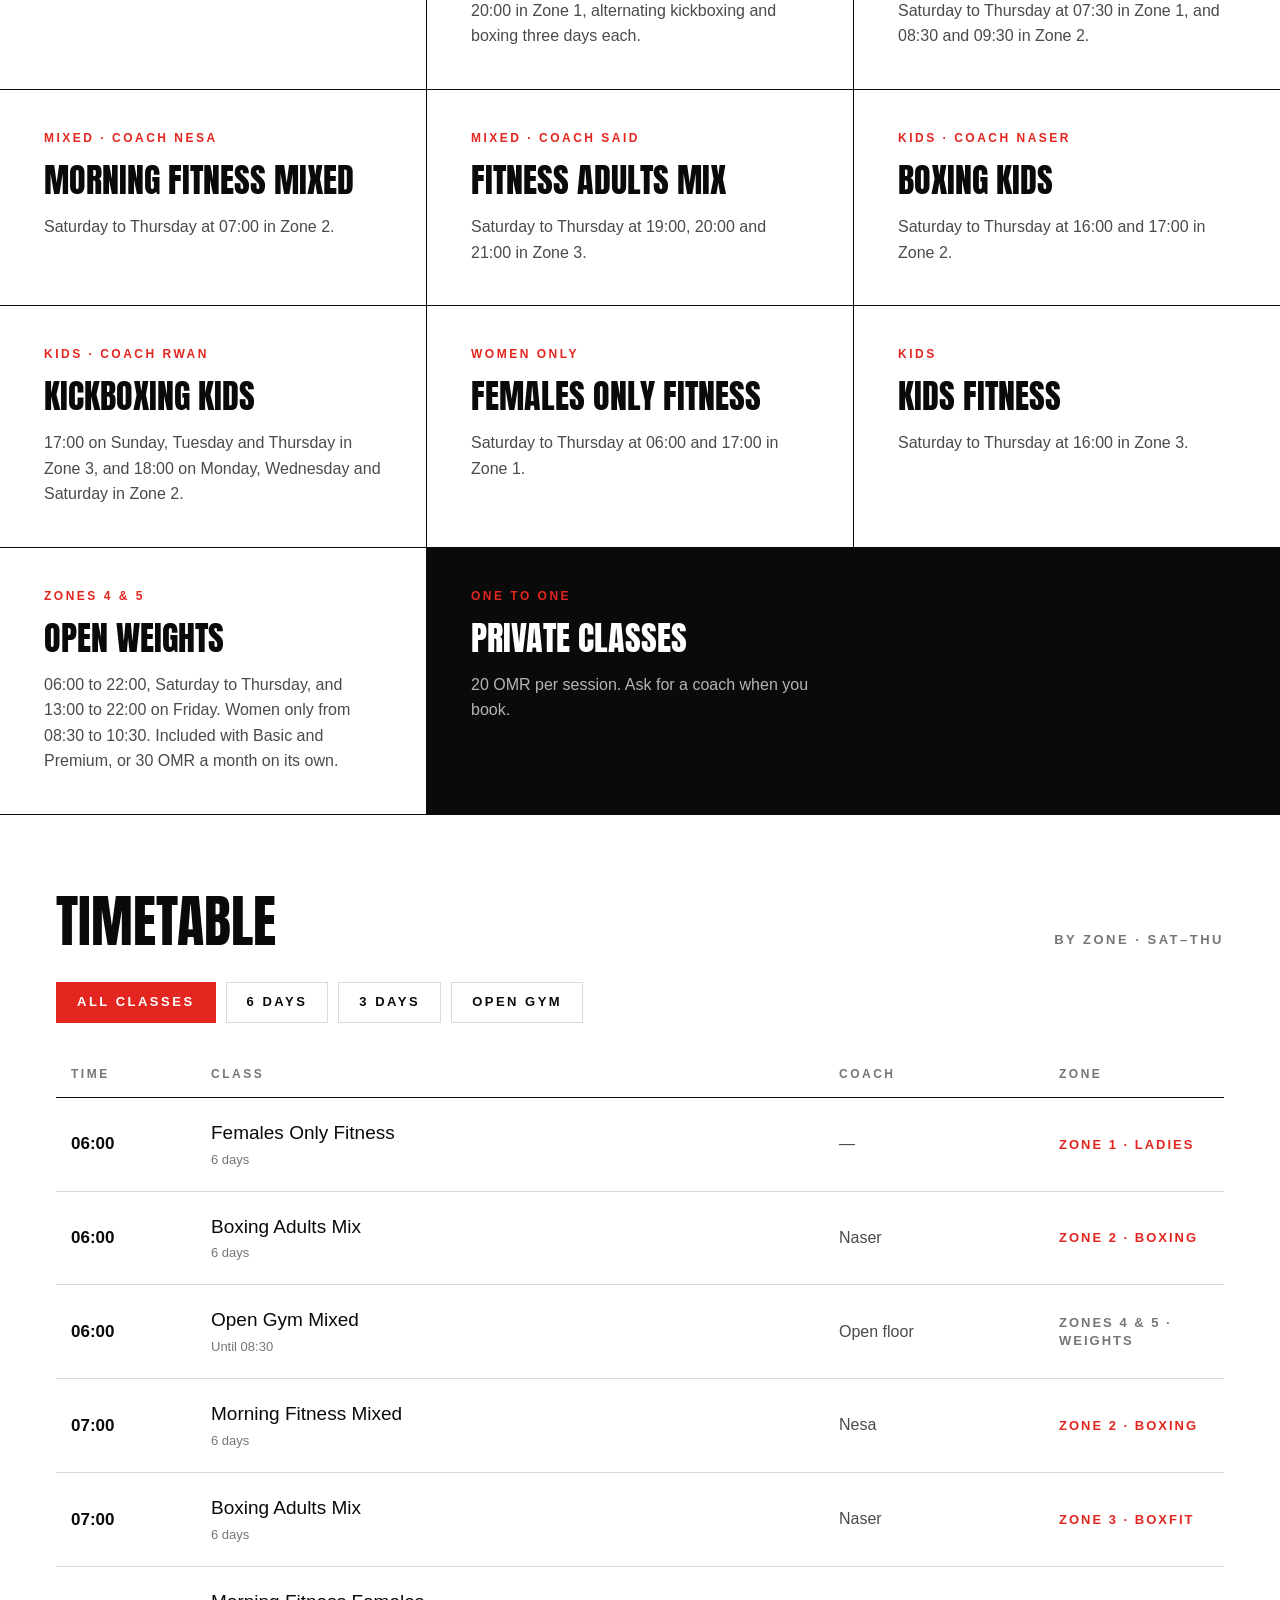
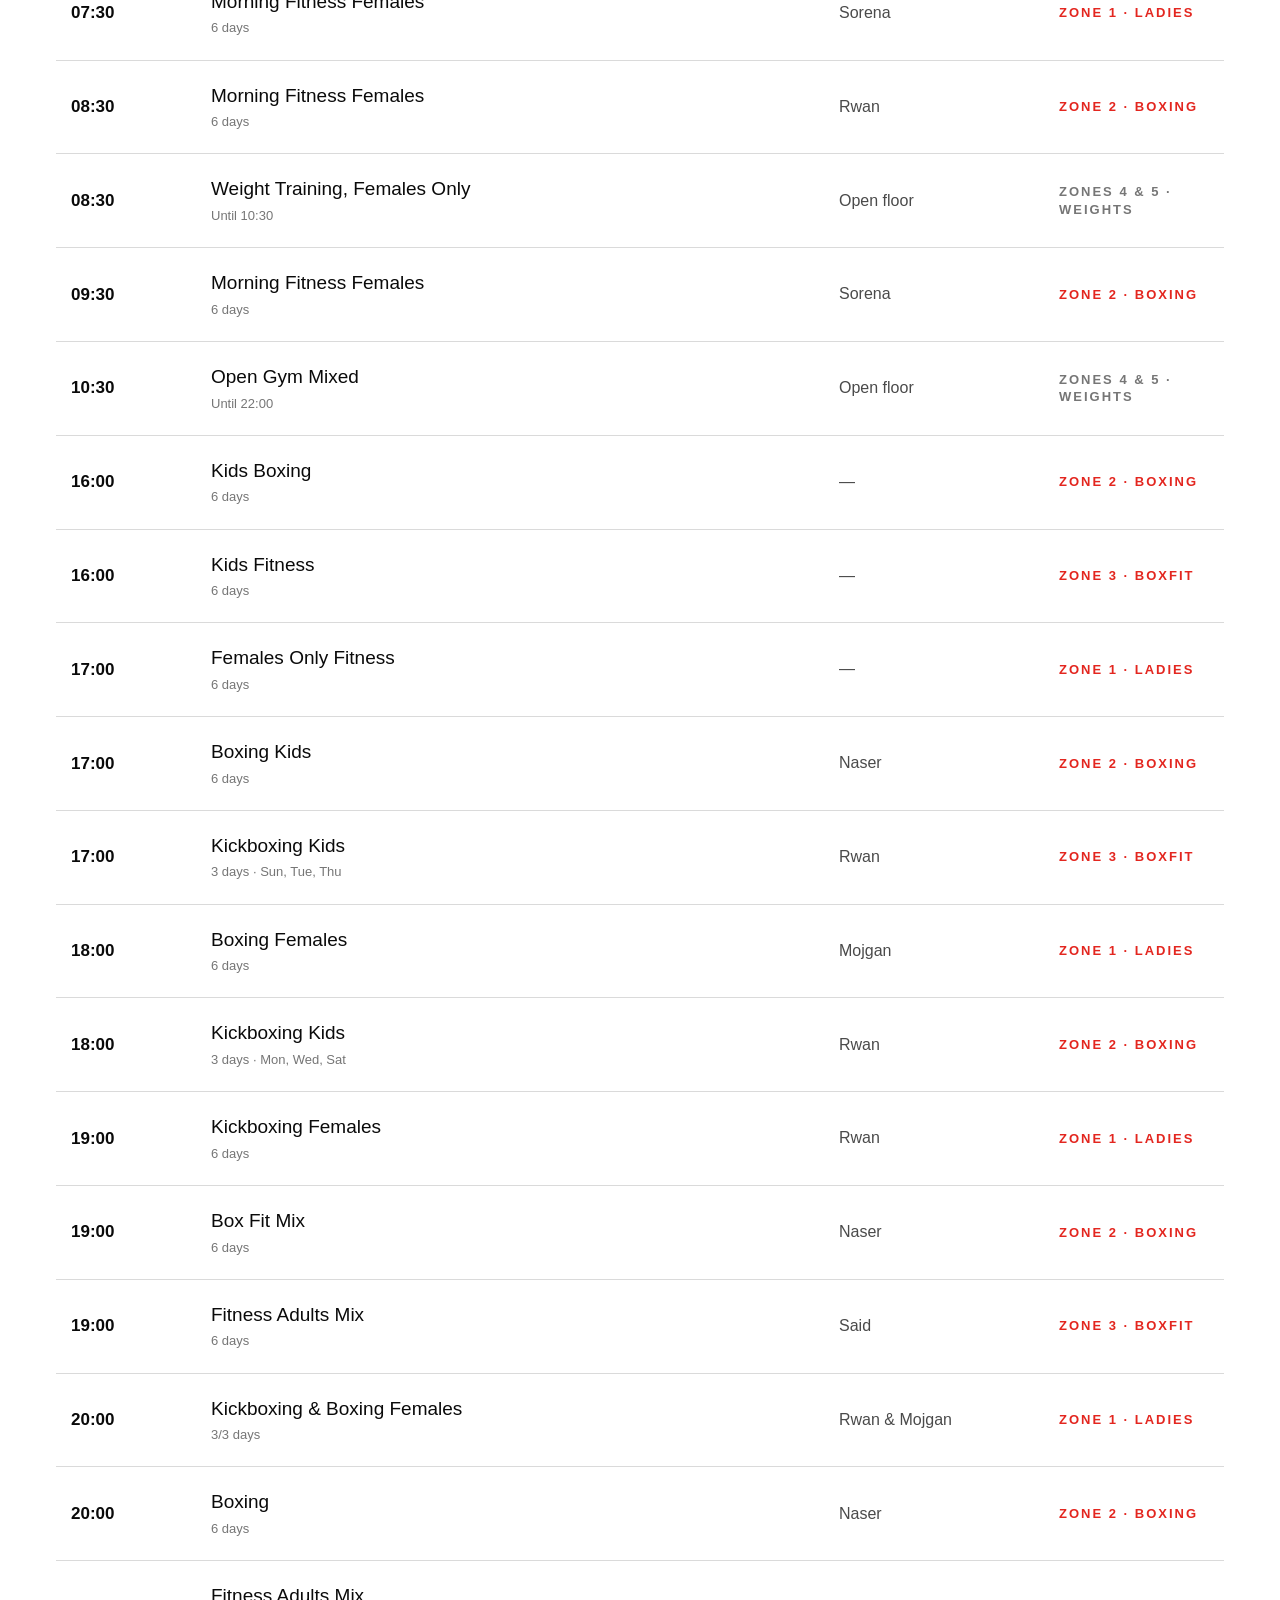
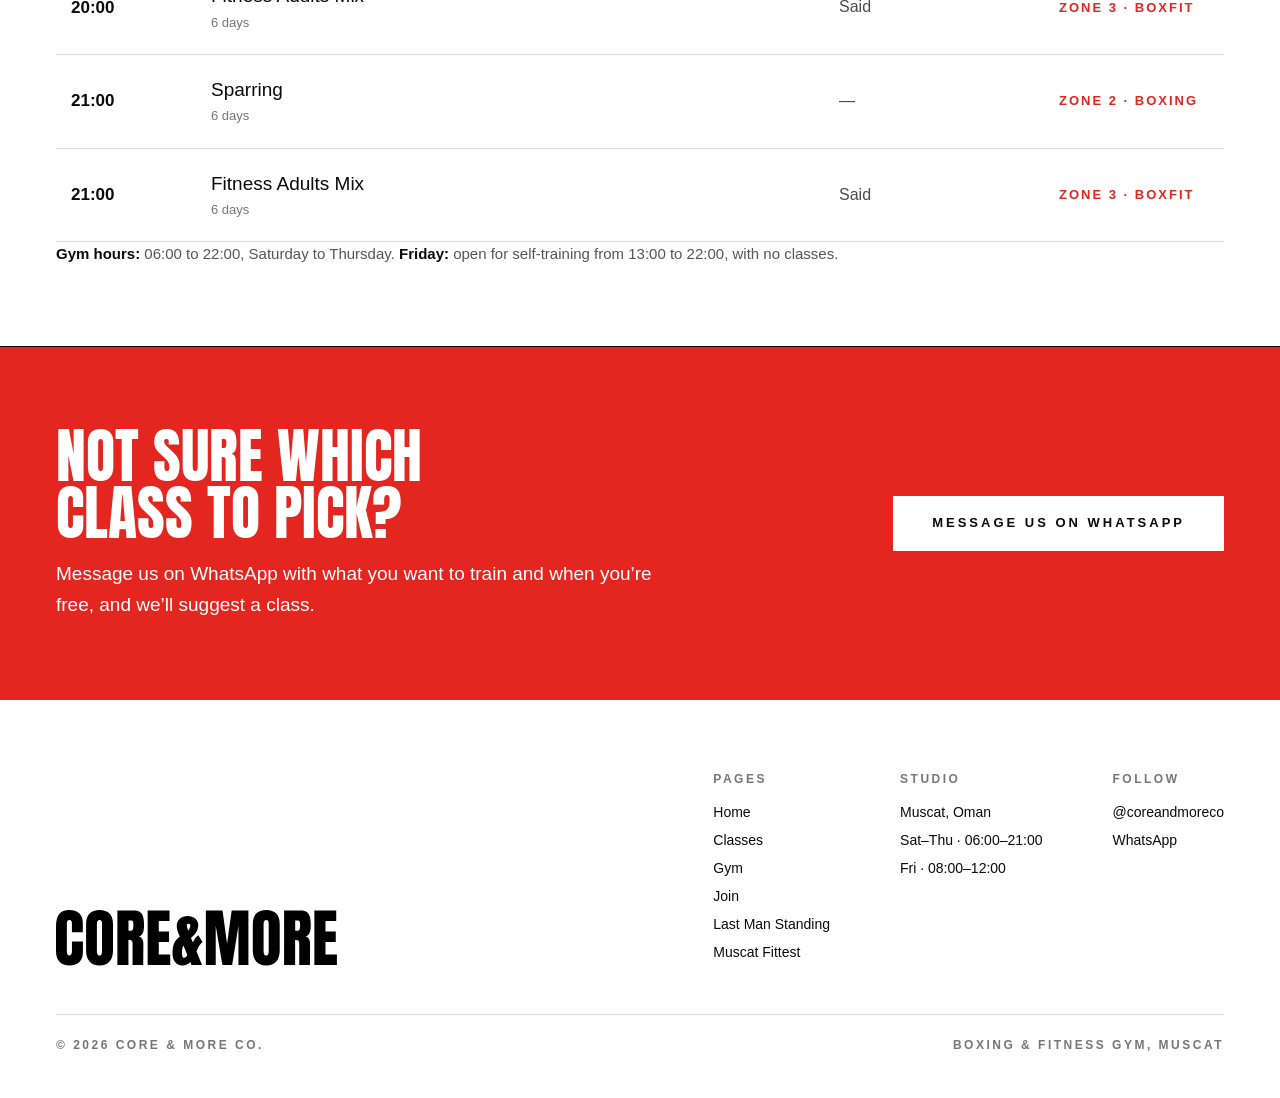
<file: classes.html>
<!doctype html>
<html lang="en">
<head>
<meta charset="utf-8">
<meta name="viewport" content="width=device-width, initial-scale=1">
<title>Classes &amp; Timetable | Core &amp; More Co.</title>
<meta name="description" content="Boxing, kickboxing and fitness classes at Core &amp; More, Muscat. Mixed, women-only and kids' classes, Saturday to Thursday.">
<meta name="theme-color" content="#e3261f">
<link rel="icon" href="assets/favicon.svg" type="image/svg+xml">
<link rel="preconnect" href="https://fonts.googleapis.com">
<link rel="preconnect" href="https://fonts.gstatic.com" crossorigin>
<link href="https://fonts.googleapis.com/css2?family=Anton&display=swap" rel="stylesheet">
<link rel="stylesheet" href="assets/core-more.css">
<link rel="stylesheet" href="assets/site.css">
</head>
<body class="cm-layout">
<a class="cm-skip-link" href="#MainContent">Skip to content</a>
<header class="cm-header">
  <a class="cm-header__logo" href="index.html" aria-label="Core &amp; More Co. home"><img src="assets/core-more-logo.svg" width="132" height="26" alt="Core &amp; More Co."></a>
  <nav class="cm-nav" aria-label="Main"><a class="cm-nav__link" href="index.html">Home</a><a class="cm-nav__link is-active" href="classes.html" aria-current="page">Classes</a><a class="cm-nav__link" href="studio.html">Gym</a><a class="cm-nav__link" href="join.html">Join</a><a class="cm-nav__link" href="shop.html">Shop</a><span class="cm-nav__divider" aria-hidden="true"></span><a class="cm-nav__link" href="lms.html">Last Man Standing</a><a class="cm-nav__link" href="fittest.html">FITTEST</a></nav>
  <div class="cm-header__actions">
    <label class="cm-header__search-field"><span class="cm-sr-only">Search</span><svg width="18" height="18" viewBox="0 0 16 16" aria-hidden="true"><path fill="currentColor" d="M15.718 14.503 12.8 11.603c.47-.656.847-1.31 1.13-2.06.282-.748.376-1.59.376-2.432 0-1.03-.188-1.965-.565-2.807-.376-.842-.847-1.59-1.506-2.246-.659-.654-1.412-1.122-2.259-1.497C9.13.187 8.188 0 7.153 0 6.212 0 5.27.187 4.329.561c-.847.375-1.6.843-2.258 1.497-.66.655-1.13 1.404-1.506 2.34C.188 5.24 0 6.175 0 7.205c0 .935.188 1.871.565 2.807.376.842.847 1.59 1.506 2.246.659.655 1.412 1.123 2.258 1.497.941.374 1.883.561 2.824.561.847 0 1.6-.093 2.353-.374.753-.28 1.412-.655 2.07-1.123l2.918 2.9a.776.776 0 0 0 .565.281.776.776 0 0 0 .565-.28.766.766 0 0 0 .094-1.217ZM7.153 12.7c-.753 0-1.506-.188-2.165-.468A5.52 5.52 0 0 1 3.2 10.947 5.993 5.993 0 0 1 1.976 9.17C1.694 8.608 1.6 7.953 1.6 7.205c0-.749.188-1.497.47-2.152.283-.749.66-1.31 1.13-1.872.565-.468 1.13-.842 1.788-1.123.66-.28 1.412-.467 2.165-.467.753 0 1.506.187 2.165.467.658.281 1.317.655 1.788 1.217.47.468.847 1.123 1.223 1.778.283.655.471 1.31.471 2.152 0 .748-.188 1.497-.47 2.152a8.78 8.78 0 0 1-1.13 1.684l-.094.095c-.47.467-1.035.842-1.788 1.122-.66.281-1.412.375-2.165.375Z"/></svg><input type="search" placeholder="I'm looking for…" autocomplete="off" data-search-open data-search-inline></label>
    <button class="cm-header__icon cm-header__search-btn" type="button" aria-label="Search" aria-expanded="false" aria-controls="cm-search" data-search-open><svg width="18" height="18" viewBox="0 0 16 16" aria-hidden="true"><path fill="currentColor" d="M15.718 14.503 12.8 11.603c.47-.656.847-1.31 1.13-2.06.282-.748.376-1.59.376-2.432 0-1.03-.188-1.965-.565-2.807-.376-.842-.847-1.59-1.506-2.246-.659-.654-1.412-1.122-2.259-1.497C9.13.187 8.188 0 7.153 0 6.212 0 5.27.187 4.329.561c-.847.375-1.6.843-2.258 1.497-.66.655-1.13 1.404-1.506 2.34C.188 5.24 0 6.175 0 7.205c0 .935.188 1.871.565 2.807.376.842.847 1.59 1.506 2.246.659.655 1.412 1.123 2.258 1.497.941.374 1.883.561 2.824.561.847 0 1.6-.093 2.353-.374.753-.28 1.412-.655 2.07-1.123l2.918 2.9a.776.776 0 0 0 .565.281.776.776 0 0 0 .565-.28.766.766 0 0 0 .094-1.217ZM7.153 12.7c-.753 0-1.506-.188-2.165-.468A5.52 5.52 0 0 1 3.2 10.947 5.993 5.993 0 0 1 1.976 9.17C1.694 8.608 1.6 7.953 1.6 7.205c0-.749.188-1.497.47-2.152.283-.749.66-1.31 1.13-1.872.565-.468 1.13-.842 1.788-1.123.66-.28 1.412-.467 2.165-.467.753 0 1.506.187 2.165.467.658.281 1.317.655 1.788 1.217.47.468.847 1.123 1.223 1.778.283.655.471 1.31.471 2.152 0 .748-.188 1.497-.47 2.152a8.78 8.78 0 0 1-1.13 1.684l-.094.095c-.47.467-1.035.842-1.788 1.122-.66.281-1.412.375-2.165.375Z"/></svg></button>
    <a class="cm-header__icon cm-header__account" href="https://coreandmoreco.myshopify.com/account" target="_blank" rel="noopener" aria-label="Account (opens Shopify)"><svg width="18" height="18" viewBox="0 0 16 16" aria-hidden="true"><path fill="currentColor" d="M15.899 14.84a9.143 9.143 0 0 0-3.35-3.292 9.203 9.203 0 0 0-9.101 0 9.143 9.143 0 0 0-3.35 3.293.773.773 0 0 0 .067.855c.064.08.145.146.238.193a.784.784 0 0 0 .39.101.737.737 0 0 0 .671-.373 7.57 7.57 0 0 1 2.774-2.727 7.619 7.619 0 0 1 7.537 0 7.57 7.57 0 0 1 2.773 2.727.78.78 0 0 0 1.062.28.716.716 0 0 0 .36-.458.772.772 0 0 0-.071-.598ZM8 9.6a4.777 4.777 0 0 0 3.363-1.387A4.866 4.866 0 0 0 12.8 4.844a4.867 4.867 0 0 0-1.406-3.425A4.778 4.778 0 0 0 8 0C6.727 0 5.506.51 4.606 1.419A4.867 4.867 0 0 0 3.2 4.844a4.866 4.866 0 0 0 1.436 3.369A4.777 4.777 0 0 0 8 9.6ZM4.8 4.844c0-.856.337-1.678.937-2.283A3.185 3.185 0 0 1 8 1.615c.848 0 1.662.34 2.262.946a3.245 3.245 0 0 1 0 4.567c-.6.606-1.414.946-2.262.946-.849 0-1.663-.34-2.263-.946A3.245 3.245 0 0 1 4.8 4.844Z"/></svg></a>
    <button class="cm-header__icon cm-header__cart" type="button" aria-label="Cart" aria-controls="cm-cart" data-drawer-open="cm-cart"><svg width="18" height="18" viewBox="0 0 12 13" aria-hidden="true"><path fill="currentColor" d="m10.088 3.09-.875-1.176H2.787L1.912 3.09h8.176Zm1.627.219v.013h.014c.027.055.05.11.068.164a.392.392 0 0 1 .04.178v8.176c0 .237-.05.465-.15.683-.09.21-.214.392-.369.547a1.613 1.613 0 0 1-.56.383 1.66 1.66 0 0 1-.67.137H1.912c-.237 0-.465-.05-.683-.15a1.754 1.754 0 0 1-.547-.37 1.647 1.647 0 0 1-.383-.547 1.76 1.76 0 0 1-.137-.683V3.664a.78.78 0 0 1 .055-.246l.027-.055a.214.214 0 0 0 .041-.054L2.035.984A.513.513 0 0 1 2.24.82.527.527 0 0 1 2.5.752h7c.091 0 .178.023.26.068.082.037.15.091.205.164l1.75 2.325Zm-10.377.943v7.588c0 .073.014.146.04.219a.532.532 0 0 0 .315.314.618.618 0 0 0 .22.041h8.175a.55.55 0 0 0 .219-.041.53.53 0 0 0 .314-.314.62.62 0 0 0 .041-.22V4.253H1.338Z"/></svg><span class="cm-header__count" data-cart-count>0</span></button>
    <a class="cm-header__cta" href="join.html">Book a class</a>
    <button class="cm-menu-toggle" type="button" aria-expanded="false" aria-controls="cm-mobile-menu"><span class="cm-sr-only">Menu</span><span></span><span></span></button>
  </div>
  <nav class="cm-mobile-menu" id="cm-mobile-menu" aria-label="Mobile"><a href="index.html">Home</a><a href="classes.html" class="is-active">Classes</a><a href="studio.html">Gym</a><a href="join.html">Join</a><a href="shop.html">Shop</a><a href="lms.html">Last Man Standing</a><a href="fittest.html">FITTEST</a><a href="https://coreandmoreco.myshopify.com/account" target="_blank" rel="noopener">Login / Register ↗</a><a class="cm-mobile-menu__cta" href="join.html">Book a class</a></nav>
</header>
<main id="MainContent" role="main" tabindex="-1">
<div class="cm-site cm-classes" data-cm-classes="">
  <section class="cm-home-hero cm-page-hero--split">
    <div class="cm-home-hero__content">
      <span class="cm-kicker">Classes</span>
      <h1 class="cm-display">Classes &amp;<br><span class="cm-red">timetable.</span></h1>
      <p class="cm-home-hero__copy">Classes run Saturday to Thursday across Zones 1, 2 and 3. Filter for boxing, kickboxing, fitness, women-only or kids’ classes, or go straight to the timetable below.</p>
      <div class="cm-home-hero__buttons">
        <a class="cm-button cm-button--red" href="#timetable">See the timetable</a>
        <a class="cm-button cm-button--outline" href="join.html#cm-form-check">Book a first session</a>
      </div>
    </div>
    <div class="cm-home-hero__visual"><img class="cm-home-hero__image" src="assets/classes/hero-kick.webp" alt="A member throws a high kick into a Core &amp; More heavy bag on the gym floor" width="1600" height="887" loading="eager" style="object-position:45% 40%"></div>
  </section>

  <div class="cm-filter-bar">
    <div class="cm-chip-list" aria-label="Filter classes">
      <button class="cm-chip is-active" type="button" data-cm-filter="All classes" aria-pressed="true">All classes</button>
      <button class="cm-chip" type="button" data-cm-filter="Boxing" aria-pressed="false">Boxing</button>
      <button class="cm-chip" type="button" data-cm-filter="Kickboxing" aria-pressed="false">Kickboxing</button>
      <button class="cm-chip" type="button" data-cm-filter="Fitness" aria-pressed="false">Fitness</button>
      <button class="cm-chip" type="button" data-cm-filter="Women" aria-pressed="false">Women</button>
      <button class="cm-chip" type="button" data-cm-filter="Kids" aria-pressed="false">Kids</button>
    </div>
    <span class="cm-filter-count" data-cm-filter-count="" aria-live="polite">14 classes</span>
  </div>

  <div class="cm-classes-image"><img src="assets/classes-banner.webp" alt="A boxer works the heavy bag in the boxing zone" width="2160" height="512" loading="lazy" style="object-position:center 40%"></div>

  <section class="cm-class-grid" aria-label="Classes">
    <article class="cm-class-card" data-cm-class-card="" data-cm-tags="Boxing">
      <span class="cm-class-card__meta">Mixed · Coach Naser</span>
      <h2 class="cm-display cm-class-card__title">Boxing Adults Mix</h2>
      <p class="cm-class-card__copy">Saturday to Thursday at 06:00 in Zone 2 and 07:00 in Zone 3.</p>
    </article>
    <article class="cm-class-card" data-cm-class-card="" data-cm-tags="Boxing|Fitness">
      <span class="cm-class-card__meta">Mixed · Coach Naser</span>
      <h2 class="cm-display cm-class-card__title">Box Fit, Boxing &amp; Sparring</h2>
      <p class="cm-class-card__copy">Saturday to Thursday in Zone 2: Box Fit Mix at 19:00, Boxing at 20:00 and Sparring at 21:00.</p>
    </article>
    <article class="cm-class-card" data-cm-class-card="" data-cm-tags="Boxing|Women">
      <span class="cm-class-card__meta">Women only · Coach Mojgan</span>
      <h2 class="cm-display cm-class-card__title">Boxing Females</h2>
      <p class="cm-class-card__copy">Saturday to Thursday at 18:00 in Zone 1.</p>
    </article>
    <article class="cm-class-card" data-cm-class-card="" data-cm-tags="Kickboxing|Women">
      <span class="cm-class-card__meta">Women only · Coach Rwan</span>
      <h2 class="cm-display cm-class-card__title">Kickboxing Females</h2>
      <p class="cm-class-card__copy">Saturday to Thursday at 19:00 in Zone 1.</p>
    </article>
    <article class="cm-class-card" data-cm-class-card="" data-cm-tags="Boxing|Kickboxing|Women">
      <span class="cm-class-card__meta">Women only · Coaches Rwan &amp; Mojgan</span>
      <h2 class="cm-display cm-class-card__title">Kickboxing &amp; Boxing Females</h2>
      <p class="cm-class-card__copy">20:00 in Zone 1, alternating kickboxing and boxing three days each.</p>
    </article>
    <article class="cm-class-card" data-cm-class-card="" data-cm-tags="Fitness|Women">
      <span class="cm-class-card__meta">Women only · Coaches Sorena &amp; Rwan</span>
      <h2 class="cm-display cm-class-card__title">Morning Fitness Females</h2>
      <p class="cm-class-card__copy">Saturday to Thursday at 07:30 in Zone 1, and 08:30 and 09:30 in Zone 2.</p>
    </article>
    <article class="cm-class-card" data-cm-class-card="" data-cm-tags="Fitness">
      <span class="cm-class-card__meta">Mixed · Coach Nesa</span>
      <h2 class="cm-display cm-class-card__title">Morning Fitness Mixed</h2>
      <p class="cm-class-card__copy">Saturday to Thursday at 07:00 in Zone 2.</p>
    </article>
    <article class="cm-class-card" data-cm-class-card="" data-cm-tags="Fitness">
      <span class="cm-class-card__meta">Mixed · Coach Said</span>
      <h2 class="cm-display cm-class-card__title">Fitness Adults Mix</h2>
      <p class="cm-class-card__copy">Saturday to Thursday at 19:00, 20:00 and 21:00 in Zone 3.</p>
    </article>
    <article class="cm-class-card" data-cm-class-card="" data-cm-tags="Boxing|Kids">
      <span class="cm-class-card__meta">Kids · Coach Naser</span>
      <h2 class="cm-display cm-class-card__title">Boxing Kids</h2>
      <p class="cm-class-card__copy">Saturday to Thursday at 16:00 and 17:00 in Zone 2.</p>
    </article>
    <article class="cm-class-card" data-cm-class-card="" data-cm-tags="Kickboxing|Kids">
      <span class="cm-class-card__meta">Kids · Coach Rwan</span>
      <h2 class="cm-display cm-class-card__title">Kickboxing Kids</h2>
      <p class="cm-class-card__copy">17:00 on Sunday, Tuesday and Thursday in Zone 3, and 18:00 on Monday, Wednesday and Saturday in Zone 2.</p>
    </article>
    <article class="cm-class-card" data-cm-class-card="" data-cm-tags="Fitness|Women">
      <span class="cm-class-card__meta">Women only</span>
      <h2 class="cm-display cm-class-card__title">Females Only Fitness</h2>
      <p class="cm-class-card__copy">Saturday to Thursday at 06:00 and 17:00 in Zone 1.</p>
    </article>
    <article class="cm-class-card" data-cm-class-card="" data-cm-tags="Fitness|Kids">
      <span class="cm-class-card__meta">Kids</span>
      <h2 class="cm-display cm-class-card__title">Kids Fitness</h2>
      <p class="cm-class-card__copy">Saturday to Thursday at 16:00 in Zone 3.</p>
    </article>
    <article class="cm-class-card" data-cm-class-card="" data-cm-tags="Fitness">
      <span class="cm-class-card__meta">Zones 4 &amp; 5</span>
      <h2 class="cm-display cm-class-card__title">Open Weights</h2>
      <p class="cm-class-card__copy">06:00 to 22:00, Saturday to Thursday, and 13:00 to 22:00 on Friday. Women only from 08:30 to 10:30. Included with Basic and Premium, or 30 OMR a month on its own.</p>
    </article>
    <article class="cm-class-card cm-class-card--dark" data-cm-class-card="" data-cm-tags="Boxing|Kickboxing|Fitness">
      <span class="cm-class-card__meta">One to one</span>
      <h2 class="cm-display cm-class-card__title">Private Classes</h2>
      <p class="cm-class-card__copy">20 OMR per session. Ask for a coach when you book.</p>
    </article>
  </section>

  <section class="cm-schedule" id="timetable">
    <div class="cm-section-heading-row cm-timetable__heading">
      <h2 class="cm-display cm-section-title cm-section-title--small">Timetable</h2>
      <span class="cm-timetable__location">By zone · Sat–Thu</span>
    </div>

    <div class="cm-chip-list cm-timetable__days" aria-label="Filter classes">
      <button class="cm-chip is-active" type="button" data-cm-schedule-tab="all" aria-pressed="true">All classes</button>
      <button class="cm-chip" type="button" data-cm-schedule-tab="6-days" aria-pressed="false">6 days</button>
      <button class="cm-chip" type="button" data-cm-schedule-tab="3-days" aria-pressed="false">3 days</button>
      <button class="cm-chip" type="button" data-cm-schedule-tab="open-gym" aria-pressed="false">Open gym</button>
    </div>

    <div class="cm-timetable__table">
      <table class="cm-timetable__day">
        <caption class="cm-sr-only">Current class schedule by zone</caption>
        <colgroup>
          <col class="cm-timetable__col-time">
          <col class="cm-timetable__col-class">
          <col class="cm-timetable__col-coach">
          <col class="cm-timetable__col-level">
        </colgroup>
        <thead>
          <tr>
            <th scope="col">Time</th>
            <th scope="col">Class</th>
            <th scope="col">Coach</th>
            <th scope="col">Zone</th>
          </tr>
        </thead>
        <tbody>
          <tr data-cm-schedule-group="6-days">
            <td class="cm-timetable__time">06:00</td>
            <td class="cm-timetable__name">Females Only Fitness<span class="cm-schedule__days">6 days</span></td>
            <td class="cm-timetable__coach">—</td>
            <td class="cm-timetable__level">Zone 1 · Ladies</td>
          </tr>
          <tr data-cm-schedule-group="6-days">
            <td class="cm-timetable__time">06:00</td>
            <td class="cm-timetable__name">Boxing Adults Mix<span class="cm-schedule__days">6 days</span></td>
            <td class="cm-timetable__coach">Naser</td>
            <td class="cm-timetable__level">Zone 2 · Boxing</td>
          </tr>
          <tr data-cm-schedule-group="open-gym">
            <td class="cm-timetable__time">06:00</td>
            <td class="cm-timetable__name">Open Gym Mixed<span class="cm-schedule__days">Until 08:30</span></td>
            <td class="cm-timetable__coach">Open floor</td>
            <td class="cm-timetable__level cm-timetable__level--all">Zones 4 &amp; 5 · Weights</td>
          </tr>
          <tr data-cm-schedule-group="6-days">
            <td class="cm-timetable__time">07:00</td>
            <td class="cm-timetable__name">Morning Fitness Mixed<span class="cm-schedule__days">6 days</span></td>
            <td class="cm-timetable__coach">Nesa</td>
            <td class="cm-timetable__level">Zone 2 · Boxing</td>
          </tr>
          <tr data-cm-schedule-group="6-days">
            <td class="cm-timetable__time">07:00</td>
            <td class="cm-timetable__name">Boxing Adults Mix<span class="cm-schedule__days">6 days</span></td>
            <td class="cm-timetable__coach">Naser</td>
            <td class="cm-timetable__level">Zone 3 · BoxFit</td>
          </tr>
          <tr data-cm-schedule-group="6-days">
            <td class="cm-timetable__time">07:30</td>
            <td class="cm-timetable__name">Morning Fitness Females<span class="cm-schedule__days">6 days</span></td>
            <td class="cm-timetable__coach">Sorena</td>
            <td class="cm-timetable__level">Zone 1 · Ladies</td>
          </tr>
          <tr data-cm-schedule-group="6-days">
            <td class="cm-timetable__time">08:30</td>
            <td class="cm-timetable__name">Morning Fitness Females<span class="cm-schedule__days">6 days</span></td>
            <td class="cm-timetable__coach">Rwan</td>
            <td class="cm-timetable__level">Zone 2 · Boxing</td>
          </tr>
          <tr data-cm-schedule-group="open-gym">
            <td class="cm-timetable__time">08:30</td>
            <td class="cm-timetable__name">Weight Training, Females Only<span class="cm-schedule__days">Until 10:30</span></td>
            <td class="cm-timetable__coach">Open floor</td>
            <td class="cm-timetable__level cm-timetable__level--all">Zones 4 &amp; 5 · Weights</td>
          </tr>
          <tr data-cm-schedule-group="6-days">
            <td class="cm-timetable__time">09:30</td>
            <td class="cm-timetable__name">Morning Fitness Females<span class="cm-schedule__days">6 days</span></td>
            <td class="cm-timetable__coach">Sorena</td>
            <td class="cm-timetable__level">Zone 2 · Boxing</td>
          </tr>
          <tr data-cm-schedule-group="open-gym">
            <td class="cm-timetable__time">10:30</td>
            <td class="cm-timetable__name">Open Gym Mixed<span class="cm-schedule__days">Until 22:00</span></td>
            <td class="cm-timetable__coach">Open floor</td>
            <td class="cm-timetable__level cm-timetable__level--all">Zones 4 &amp; 5 · Weights</td>
          </tr>
          <tr data-cm-schedule-group="6-days">
            <td class="cm-timetable__time">16:00</td>
            <td class="cm-timetable__name">Kids Boxing<span class="cm-schedule__days">6 days</span></td>
            <td class="cm-timetable__coach">—</td>
            <td class="cm-timetable__level">Zone 2 · Boxing</td>
          </tr>
          <tr data-cm-schedule-group="6-days">
            <td class="cm-timetable__time">16:00</td>
            <td class="cm-timetable__name">Kids Fitness<span class="cm-schedule__days">6 days</span></td>
            <td class="cm-timetable__coach">—</td>
            <td class="cm-timetable__level">Zone 3 · BoxFit</td>
          </tr>
          <tr data-cm-schedule-group="6-days">
            <td class="cm-timetable__time">17:00</td>
            <td class="cm-timetable__name">Females Only Fitness<span class="cm-schedule__days">6 days</span></td>
            <td class="cm-timetable__coach">—</td>
            <td class="cm-timetable__level">Zone 1 · Ladies</td>
          </tr>
          <tr data-cm-schedule-group="6-days">
            <td class="cm-timetable__time">17:00</td>
            <td class="cm-timetable__name">Boxing Kids<span class="cm-schedule__days">6 days</span></td>
            <td class="cm-timetable__coach">Naser</td>
            <td class="cm-timetable__level">Zone 2 · Boxing</td>
          </tr>
          <tr data-cm-schedule-group="3-days">
            <td class="cm-timetable__time">17:00</td>
            <td class="cm-timetable__name">Kickboxing Kids<span class="cm-schedule__days">3 days · Sun, Tue, Thu</span></td>
            <td class="cm-timetable__coach">Rwan</td>
            <td class="cm-timetable__level">Zone 3 · BoxFit</td>
          </tr>
          <tr data-cm-schedule-group="6-days">
            <td class="cm-timetable__time">18:00</td>
            <td class="cm-timetable__name">Boxing Females<span class="cm-schedule__days">6 days</span></td>
            <td class="cm-timetable__coach">Mojgan</td>
            <td class="cm-timetable__level">Zone 1 · Ladies</td>
          </tr>
          <tr data-cm-schedule-group="3-days">
            <td class="cm-timetable__time">18:00</td>
            <td class="cm-timetable__name">Kickboxing Kids<span class="cm-schedule__days">3 days · Mon, Wed, Sat</span></td>
            <td class="cm-timetable__coach">Rwan</td>
            <td class="cm-timetable__level">Zone 2 · Boxing</td>
          </tr>
          <tr data-cm-schedule-group="6-days">
            <td class="cm-timetable__time">19:00</td>
            <td class="cm-timetable__name">Kickboxing Females<span class="cm-schedule__days">6 days</span></td>
            <td class="cm-timetable__coach">Rwan</td>
            <td class="cm-timetable__level">Zone 1 · Ladies</td>
          </tr>
          <tr data-cm-schedule-group="6-days">
            <td class="cm-timetable__time">19:00</td>
            <td class="cm-timetable__name">Box Fit Mix<span class="cm-schedule__days">6 days</span></td>
            <td class="cm-timetable__coach">Naser</td>
            <td class="cm-timetable__level">Zone 2 · Boxing</td>
          </tr>
          <tr data-cm-schedule-group="6-days">
            <td class="cm-timetable__time">19:00</td>
            <td class="cm-timetable__name">Fitness Adults Mix<span class="cm-schedule__days">6 days</span></td>
            <td class="cm-timetable__coach">Said</td>
            <td class="cm-timetable__level">Zone 3 · BoxFit</td>
          </tr>
          <tr data-cm-schedule-group="3-days">
            <td class="cm-timetable__time">20:00</td>
            <td class="cm-timetable__name">Kickboxing &amp; Boxing Females<span class="cm-schedule__days">3/3 days</span></td>
            <td class="cm-timetable__coach">Rwan &amp; Mojgan</td>
            <td class="cm-timetable__level">Zone 1 · Ladies</td>
          </tr>
          <tr data-cm-schedule-group="6-days">
            <td class="cm-timetable__time">20:00</td>
            <td class="cm-timetable__name">Boxing<span class="cm-schedule__days">6 days</span></td>
            <td class="cm-timetable__coach">Naser</td>
            <td class="cm-timetable__level">Zone 2 · Boxing</td>
          </tr>
          <tr data-cm-schedule-group="6-days">
            <td class="cm-timetable__time">20:00</td>
            <td class="cm-timetable__name">Fitness Adults Mix<span class="cm-schedule__days">6 days</span></td>
            <td class="cm-timetable__coach">Said</td>
            <td class="cm-timetable__level">Zone 3 · BoxFit</td>
          </tr>
          <tr data-cm-schedule-group="6-days">
            <td class="cm-timetable__time">21:00</td>
            <td class="cm-timetable__name">Sparring<span class="cm-schedule__days">6 days</span></td>
            <td class="cm-timetable__coach">—</td>
            <td class="cm-timetable__level">Zone 2 · Boxing</td>
          </tr>
          <tr data-cm-schedule-group="6-days">
            <td class="cm-timetable__time">21:00</td>
            <td class="cm-timetable__name">Fitness Adults Mix<span class="cm-schedule__days">6 days</span></td>
            <td class="cm-timetable__coach">Said</td>
            <td class="cm-timetable__level">Zone 3 · BoxFit</td>
          </tr>
        </tbody>
      </table>
    </div>
    <p class="cm-timetable__note"><strong>Gym hours:</strong> 06:00 to 22:00, Saturday to Thursday. <strong>Friday:</strong> open for self-training from 13:00 to 22:00, with no classes.</p>
  </section>

  <section class="cm-classes-cta">
    <div class="cm-classes-cta__content">
      <h2 class="cm-display">Not sure which<br>class to pick?</h2>
      <p>Message us on WhatsApp with what you want to train and when you’re free, and we’ll suggest a class.</p>
    </div>
    <a class="cm-button cm-button--white" href="https://wa.me/96892366393" target="_blank" rel="noopener">Message us on WhatsApp</a>
  </section>
</div>

</main>
<footer class="cm-footer">
  <div class="cm-footer__top">
    <a class="cm-footer__logo" href="index.html" aria-label="Core &amp; More Co. home"><img src="assets/core-more-logo.svg" alt="Core &amp; More Co." width="702" height="140" loading="lazy"></a>
    <div class="cm-footer__links">
      <div class="cm-footer__column">
        <span class="cm-footer__label">Pages</span><a href="index.html">Home</a>
          <a href="classes.html">Classes</a>
          <a href="studio.html">Gym</a>
          <a href="join.html">Join</a>
          <a href="lms.html">Last Man Standing</a><a href="fittest.html">Muscat Fittest</a></div><div class="cm-footer__column">
          <span class="cm-footer__label">Studio</span><span>Muscat, Oman</span><span>Sat–Thu · 06:00–21:00</span><span>Fri · 08:00–12:00</span></div><div class="cm-footer__column">
        <span class="cm-footer__label">Follow</span><a href="https://www.instagram.com/coreandmoreco/" rel="noopener" target="_blank">@coreandmoreco</a><a href="https://wa.me/96892366393" rel="noopener" target="_blank">WhatsApp</a></div>
    </div>
  </div>
  <div class="cm-footer__bottom">
    <span>© 2026 Core &amp; More Co.</span>
    <span>Boxing &amp; fitness gym, Muscat</span>
  </div>
</footer>
<div class="cm-overlay" data-overlay hidden></div>
<div class="cm-search" id="cm-search" role="dialog" aria-modal="true" aria-label="Search" hidden>
  <form class="cm-search__form" role="search" action="shop.html" data-search-form>
    <svg width="18" height="18" viewBox="0 0 16 16" aria-hidden="true"><path fill="currentColor" d="M15.718 14.503 12.8 11.603c.47-.656.847-1.31 1.13-2.06.282-.748.376-1.59.376-2.432 0-1.03-.188-1.965-.565-2.807-.376-.842-.847-1.59-1.506-2.246-.659-.654-1.412-1.122-2.259-1.497C9.13.187 8.188 0 7.153 0 6.212 0 5.27.187 4.329.561c-.847.375-1.6.843-2.258 1.497-.66.655-1.13 1.404-1.506 2.34C.188 5.24 0 6.175 0 7.205c0 .935.188 1.871.565 2.807.376.842.847 1.59 1.506 2.246.659.655 1.412 1.123 2.258 1.497.941.374 1.883.561 2.824.561.847 0 1.6-.093 2.353-.374.753-.28 1.412-.655 2.07-1.123l2.918 2.9a.776.776 0 0 0 .565.281.776.776 0 0 0 .565-.28.766.766 0 0 0 .094-1.217ZM7.153 12.7c-.753 0-1.506-.188-2.165-.468A5.52 5.52 0 0 1 3.2 10.947 5.993 5.993 0 0 1 1.976 9.17C1.694 8.608 1.6 7.953 1.6 7.205c0-.749.188-1.497.47-2.152.283-.749.66-1.31 1.13-1.872.565-.468 1.13-.842 1.788-1.123.66-.28 1.412-.467 2.165-.467.753 0 1.506.187 2.165.467.658.281 1.317.655 1.788 1.217.47.468.847 1.123 1.223 1.778.283.655.471 1.31.471 2.152 0 .748-.188 1.497-.47 2.152a8.78 8.78 0 0 1-1.13 1.684l-.094.095c-.47.467-1.035.842-1.788 1.122-.66.281-1.412.375-2.165.375Z"/></svg>
    <label class="cm-sr-only" for="cm-search-input">I'm looking for…</label>
    <input id="cm-search-input" type="search" name="q" placeholder="I'm looking for…" autocomplete="off" maxlength="128" data-search-input>
    <button class="cm-icon-btn" type="button" aria-label="Close search" data-search-close><svg width="18" height="18" viewBox="0 0 13 13" aria-hidden="true"><path fill="currentColor" d="M.28 1.57A.92.92 0 0 1 1.59.26L6.5 5.18 11.41.26a.92.92 0 1 1 1.31 1.31L7.8 6.49l4.92 4.92a.92.92 0 1 1-1.31 1.31L6.5 7.8l-4.91 4.92a.92.92 0 1 1-1.31-1.31L5.2 6.49Z"/></svg></button>
  </form>
  <div class="cm-search__body">
    <div class="cm-search__trending" data-search-trending>
      <h3 class="cm-search__title">Trending Search</h3>
      <div class="cm-search__chips"><button class="cm-search__chip" type="button" data-search-term="gloves">gloves</button><button class="cm-search__chip" type="button" data-search-term="shin guard">shin guard</button><button class="cm-search__chip" type="button" data-search-term="BJJ gi">BJJ gi</button><button class="cm-search__chip" type="button" data-search-term="timetable">timetable</button></div>
    </div>
    <div class="cm-search__results" data-search-results aria-live="polite"></div>
  </div>
</div>
<aside class="cm-drawer" id="cm-cart" role="dialog" aria-modal="true" aria-labelledby="cm-cart-title" hidden>
  <div class="cm-drawer__header"><h2 class="cm-drawer__title" id="cm-cart-title">Shopping Cart <span data-cart-count-label>(0)</span></h2>
    <button class="cm-icon-btn" type="button" aria-label="Close" data-drawer-close><svg width="18" height="18" viewBox="0 0 13 13" aria-hidden="true"><path fill="currentColor" d="M.28 1.57A.92.92 0 0 1 1.59.26L6.5 5.18 11.41.26a.92.92 0 1 1 1.31 1.31L7.8 6.49l4.92 4.92a.92.92 0 1 1-1.31 1.31L6.5 7.8l-4.91 4.92a.92.92 0 1 1-1.31-1.31L5.2 6.49Z"/></svg></button></div>
  <div class="cm-drawer__body cm-drawer__empty">
    <svg width="70" height="78" viewBox="0 0 12 13" aria-hidden="true" class="cm-drawer__empty-icon"><path fill="currentColor" d="m10.088 3.09-.875-1.176H2.787L1.912 3.09h8.176Zm1.627.219v.013h.014c.027.055.05.11.068.164a.392.392 0 0 1 .04.178v8.176c0 .237-.05.465-.15.683-.09.21-.214.392-.369.547a1.613 1.613 0 0 1-.56.383 1.66 1.66 0 0 1-.67.137H1.912c-.237 0-.465-.05-.683-.15a1.754 1.754 0 0 1-.547-.37 1.647 1.647 0 0 1-.383-.547 1.76 1.76 0 0 1-.137-.683V3.664a.78.78 0 0 1 .055-.246l.027-.055a.214.214 0 0 0 .041-.054L2.035.984A.513.513 0 0 1 2.24.82.527.527 0 0 1 2.5.752h7c.091 0 .178.023.26.068.082.037.15.091.205.164l1.75 2.325Zm-10.377.943v7.588c0 .073.014.146.04.219a.532.532 0 0 0 .315.314.618.618 0 0 0 .22.041h8.175a.55.55 0 0 0 .219-.041.53.53 0 0 0 .314-.314.62.62 0 0 0 .041-.22V4.253H1.338Z"/></svg>
    <p class="cm-drawer__empty-title">Your cart is empty.</p>
    <p>Gloves, wraps, shin guards and BJJ gear are in the shop.</p>
    <a class="cm-button cm-button--black" href="shop.html">Continue Shopping</a>
  </div>
</aside>
<aside class="cm-drawer" id="cm-wishlist" role="dialog" aria-modal="true" aria-labelledby="cm-wishlist-title" hidden>
  <div class="cm-drawer__header"><h2 class="cm-drawer__title" id="cm-wishlist-title">Wishlist <span data-wishlist-count-label>(0)</span></h2>
    <button class="cm-icon-btn" type="button" aria-label="Close" data-drawer-close><svg width="18" height="18" viewBox="0 0 13 13" aria-hidden="true"><path fill="currentColor" d="M.28 1.57A.92.92 0 0 1 1.59.26L6.5 5.18 11.41.26a.92.92 0 1 1 1.31 1.31L7.8 6.49l4.92 4.92a.92.92 0 1 1-1.31 1.31L6.5 7.8l-4.91 4.92a.92.92 0 1 1-1.31-1.31L5.2 6.49Z"/></svg></button></div>
  <div class="cm-drawer__body" data-wishlist-list></div>
</aside>
<button class="cm-to-top" type="button" aria-label="Back to top" data-to-top hidden><svg width="18" height="18" viewBox="0 0 18 18" aria-hidden="true"><path fill="none" stroke="currentColor" stroke-width="2" stroke-linecap="square" d="M9 15V3.5M3.5 9 9 3.5 14.5 9"/></svg></button>
<nav class="cm-mobile-bar" aria-label="Quick links">
  <a class="cm-mobile-bar__item" href="index.html"><span class="cm-mobile-bar__icon"><svg width="18" height="18" viewBox="0 0 18 18" aria-hidden="true"><path fill="none" stroke="currentColor" stroke-width="1.5" stroke-linejoin="round" d="M2 7.5 9 1.8l7 5.7V16H11.2v-4.6H6.8V16H2Z"/></svg></span><span>Home</span></a>
  <a class="cm-mobile-bar__item" href="https://coreandmoreco.myshopify.com/account" target="_blank" rel="noopener"><span class="cm-mobile-bar__icon"><svg width="18" height="18" viewBox="0 0 16 16" aria-hidden="true"><path fill="currentColor" d="M15.899 14.84a9.143 9.143 0 0 0-3.35-3.292 9.203 9.203 0 0 0-9.101 0 9.143 9.143 0 0 0-3.35 3.293.773.773 0 0 0 .067.855c.064.08.145.146.238.193a.784.784 0 0 0 .39.101.737.737 0 0 0 .671-.373 7.57 7.57 0 0 1 2.774-2.727 7.619 7.619 0 0 1 7.537 0 7.57 7.57 0 0 1 2.773 2.727.78.78 0 0 0 1.062.28.716.716 0 0 0 .36-.458.772.772 0 0 0-.071-.598ZM8 9.6a4.777 4.777 0 0 0 3.363-1.387A4.866 4.866 0 0 0 12.8 4.844a4.867 4.867 0 0 0-1.406-3.425A4.778 4.778 0 0 0 8 0C6.727 0 5.506.51 4.606 1.419A4.867 4.867 0 0 0 3.2 4.844a4.866 4.866 0 0 0 1.436 3.369A4.777 4.777 0 0 0 8 9.6ZM4.8 4.844c0-.856.337-1.678.937-2.283A3.185 3.185 0 0 1 8 1.615c.848 0 1.662.34 2.262.946a3.245 3.245 0 0 1 0 4.567c-.6.606-1.414.946-2.262.946-.849 0-1.663-.34-2.263-.946A3.245 3.245 0 0 1 4.8 4.844Z"/></svg></span><span>Account</span></a>
  <a class="cm-mobile-bar__item" href="shop.html"><span class="cm-mobile-bar__icon"><svg width="18" height="18" viewBox="0 0 18 18" aria-hidden="true"><path fill="none" stroke="currentColor" stroke-width="1.5" d="M2 2h5.5v5.5H2Zm8.5 0H16v5.5h-5.5ZM2 10.5h5.5V16H2Zm8.5 0H16V16h-5.5Z"/></svg></span><span>Shop</span></a>
  <button class="cm-mobile-bar__item" type="button" data-drawer-open="cm-wishlist" aria-controls="cm-wishlist"><span class="cm-mobile-bar__icon"><svg width="18" height="18" viewBox="0 0 19 17" aria-hidden="true"><path fill="none" stroke="currentColor" stroke-width="1.5" d="M9.5 15.2 2.6 8.5A4.3 4.3 0 0 1 8.7 2.4l.8.8.8-.8a4.3 4.3 0 0 1 6.1 6.1Z"/></svg><span class="cm-badge" data-wishlist-count>0</span></span><span>Wishlist</span></button>
  <button class="cm-mobile-bar__item" type="button" data-drawer-open="cm-cart" aria-controls="cm-cart"><span class="cm-mobile-bar__icon"><svg width="18" height="18" viewBox="0 0 12 13" aria-hidden="true"><path fill="currentColor" d="m10.088 3.09-.875-1.176H2.787L1.912 3.09h8.176Zm1.627.219v.013h.014c.027.055.05.11.068.164a.392.392 0 0 1 .04.178v8.176c0 .237-.05.465-.15.683-.09.21-.214.392-.369.547a1.613 1.613 0 0 1-.56.383 1.66 1.66 0 0 1-.67.137H1.912c-.237 0-.465-.05-.683-.15a1.754 1.754 0 0 1-.547-.37 1.647 1.647 0 0 1-.383-.547 1.76 1.76 0 0 1-.137-.683V3.664a.78.78 0 0 1 .055-.246l.027-.055a.214.214 0 0 0 .041-.054L2.035.984A.513.513 0 0 1 2.24.82.527.527 0 0 1 2.5.752h7c.091 0 .178.023.26.068.082.037.15.091.205.164l1.75 2.325Zm-10.377.943v7.588c0 .073.014.146.04.219a.532.532 0 0 0 .315.314.618.618 0 0 0 .22.041h8.175a.55.55 0 0 0 .219-.041.53.53 0 0 0 .314-.314.62.62 0 0 0 .041-.22V4.253H1.338Z"/></svg><span class="cm-badge" data-cart-count>0</span></span><span>Cart</span></button>
</nav>
<script src="assets/products-data.js"></script>
<script src="assets/core-more.js"></script>
<script src="assets/site.js"></script>
<script src="assets/fx.js"></script>
<script src="assets/shell.js"></script>
</body>
</html>
</file>
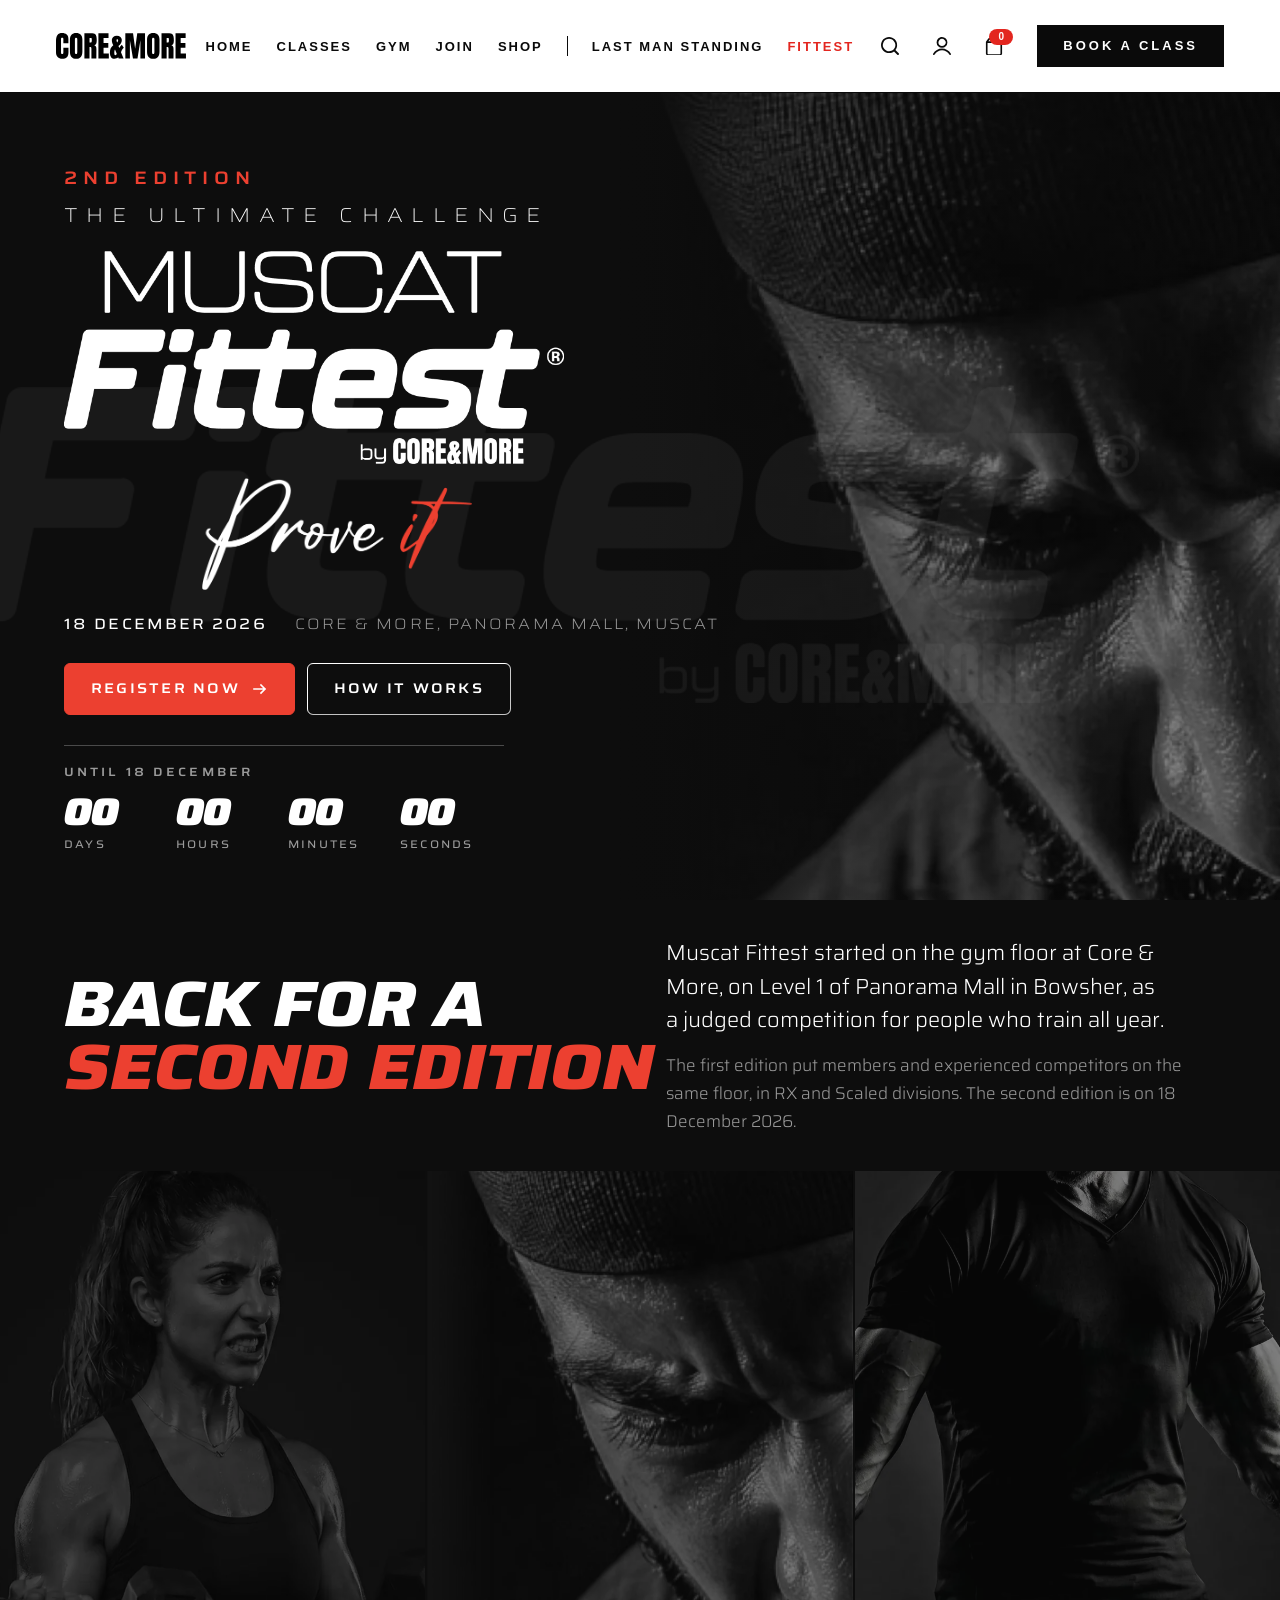
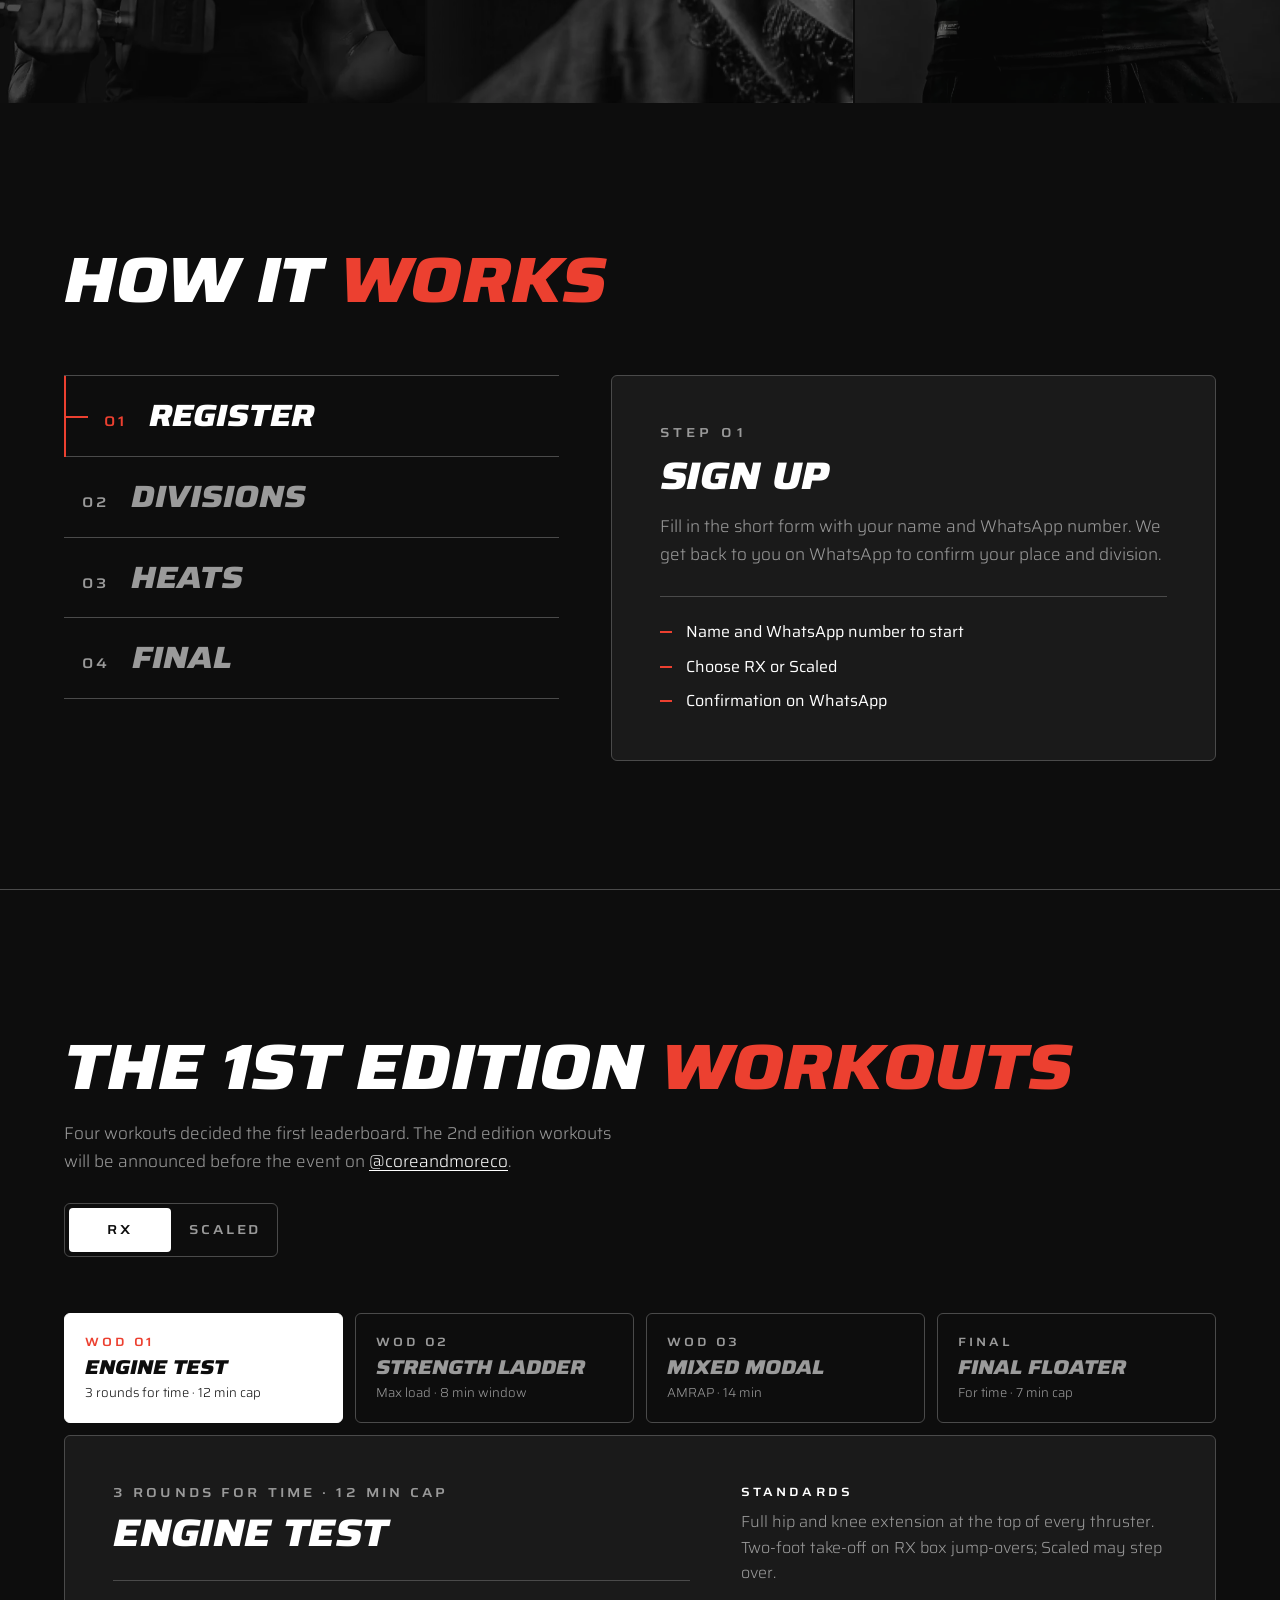
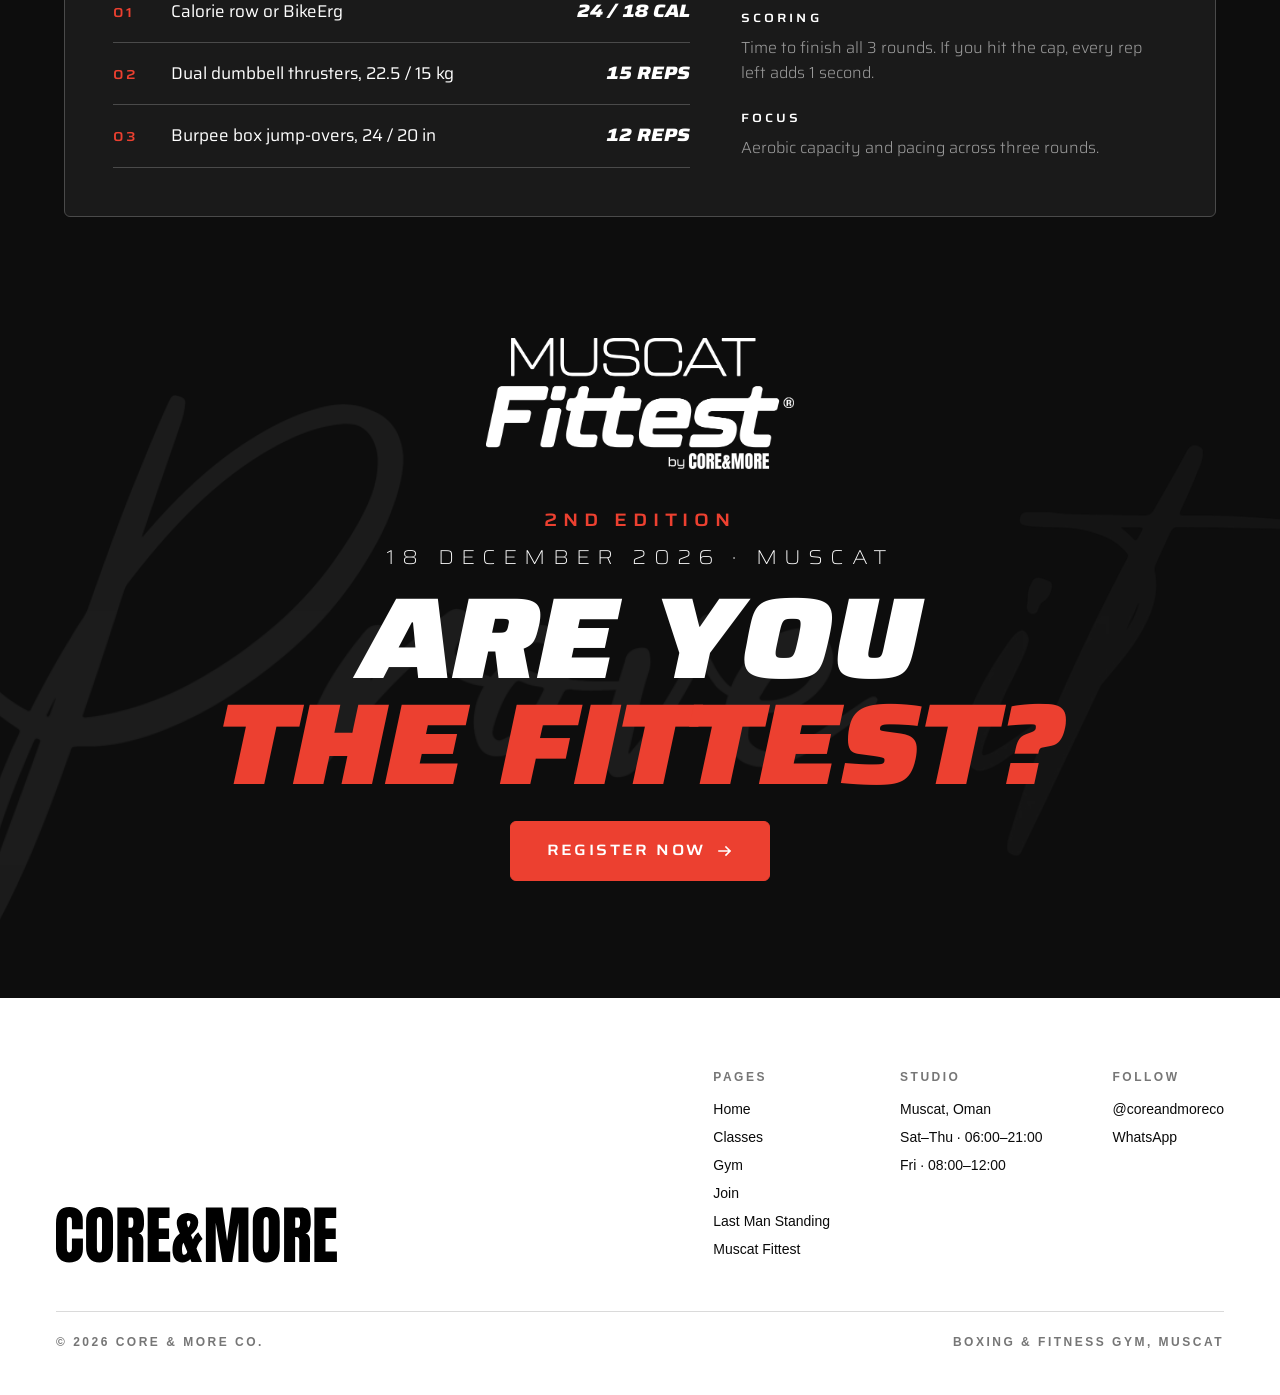
<file: fittest.html>
<!doctype html>
<html lang="en">
<head>
<meta charset="utf-8">
<meta name="viewport" content="width=device-width, initial-scale=1">
<title>Muscat Fittest, 2nd Edition | Core &amp; More Co.</title>
<meta name="description" content="Muscat Fittest 2nd edition, 18 December 2026 at Core &amp; More, Panorama Mall, Muscat. RX and Scaled divisions, judged heats and a final floater. Register now.">
<meta name="theme-color" content="#e3261f">
<link rel="icon" href="assets/favicon.svg" type="image/svg+xml">
<link rel="preconnect" href="https://fonts.googleapis.com">
<link rel="preconnect" href="https://fonts.gstatic.com" crossorigin>
<link href="https://fonts.googleapis.com/css2?family=Anton&display=swap" rel="stylesheet">
<link rel="stylesheet" href="assets/core-more.css">
<link rel="stylesheet" href="assets/site.css">
<link href="https://fonts.googleapis.com/css2?family=Saira:ital,wdth,wght@0,100..125,100..900;1,100..125,100..900&display=swap" rel="stylesheet">
<link rel="stylesheet" href="assets/fittest.css">
<script>(function(d){if(!(window.matchMedia&&matchMedia("(prefers-reduced-motion: reduce)").matches)){d.classList.add("ft-anim");setTimeout(function(){d.classList.add("ft-on")},3500)}})(document.documentElement)</script>
</head>
<body class="cm-layout ft-page">
<a class="cm-skip-link" href="#MainContent">Skip to content</a>
<header class="cm-header">
  <a class="cm-header__logo" href="index.html" aria-label="Core &amp; More Co. home"><img src="assets/core-more-logo.svg" width="132" height="26" alt="Core &amp; More Co."></a>
  <nav class="cm-nav" aria-label="Main"><a class="cm-nav__link" href="index.html">Home</a><a class="cm-nav__link" href="classes.html">Classes</a><a class="cm-nav__link" href="studio.html">Gym</a><a class="cm-nav__link" href="join.html">Join</a><a class="cm-nav__link" href="shop.html">Shop</a><span class="cm-nav__divider" aria-hidden="true"></span><a class="cm-nav__link" href="lms.html">Last Man Standing</a><a class="cm-nav__link is-active" href="fittest.html" aria-current="page">FITTEST</a></nav>
  <div class="cm-header__actions">
    <label class="cm-header__search-field"><span class="cm-sr-only">Search</span><svg width="18" height="18" viewBox="0 0 16 16" aria-hidden="true"><path fill="currentColor" d="M15.718 14.503 12.8 11.603c.47-.656.847-1.31 1.13-2.06.282-.748.376-1.59.376-2.432 0-1.03-.188-1.965-.565-2.807-.376-.842-.847-1.59-1.506-2.246-.659-.654-1.412-1.122-2.259-1.497C9.13.187 8.188 0 7.153 0 6.212 0 5.27.187 4.329.561c-.847.375-1.6.843-2.258 1.497-.66.655-1.13 1.404-1.506 2.34C.188 5.24 0 6.175 0 7.205c0 .935.188 1.871.565 2.807.376.842.847 1.59 1.506 2.246.659.655 1.412 1.123 2.258 1.497.941.374 1.883.561 2.824.561.847 0 1.6-.093 2.353-.374.753-.28 1.412-.655 2.07-1.123l2.918 2.9a.776.776 0 0 0 .565.281.776.776 0 0 0 .565-.28.766.766 0 0 0 .094-1.217ZM7.153 12.7c-.753 0-1.506-.188-2.165-.468A5.52 5.52 0 0 1 3.2 10.947 5.993 5.993 0 0 1 1.976 9.17C1.694 8.608 1.6 7.953 1.6 7.205c0-.749.188-1.497.47-2.152.283-.749.66-1.31 1.13-1.872.565-.468 1.13-.842 1.788-1.123.66-.28 1.412-.467 2.165-.467.753 0 1.506.187 2.165.467.658.281 1.317.655 1.788 1.217.47.468.847 1.123 1.223 1.778.283.655.471 1.31.471 2.152 0 .748-.188 1.497-.47 2.152a8.78 8.78 0 0 1-1.13 1.684l-.094.095c-.47.467-1.035.842-1.788 1.122-.66.281-1.412.375-2.165.375Z"/></svg><input type="search" placeholder="I'm looking for…" autocomplete="off" data-search-open data-search-inline></label>
    <button class="cm-header__icon cm-header__search-btn" type="button" aria-label="Search" aria-expanded="false" aria-controls="cm-search" data-search-open><svg width="18" height="18" viewBox="0 0 16 16" aria-hidden="true"><path fill="currentColor" d="M15.718 14.503 12.8 11.603c.47-.656.847-1.31 1.13-2.06.282-.748.376-1.59.376-2.432 0-1.03-.188-1.965-.565-2.807-.376-.842-.847-1.59-1.506-2.246-.659-.654-1.412-1.122-2.259-1.497C9.13.187 8.188 0 7.153 0 6.212 0 5.27.187 4.329.561c-.847.375-1.6.843-2.258 1.497-.66.655-1.13 1.404-1.506 2.34C.188 5.24 0 6.175 0 7.205c0 .935.188 1.871.565 2.807.376.842.847 1.59 1.506 2.246.659.655 1.412 1.123 2.258 1.497.941.374 1.883.561 2.824.561.847 0 1.6-.093 2.353-.374.753-.28 1.412-.655 2.07-1.123l2.918 2.9a.776.776 0 0 0 .565.281.776.776 0 0 0 .565-.28.766.766 0 0 0 .094-1.217ZM7.153 12.7c-.753 0-1.506-.188-2.165-.468A5.52 5.52 0 0 1 3.2 10.947 5.993 5.993 0 0 1 1.976 9.17C1.694 8.608 1.6 7.953 1.6 7.205c0-.749.188-1.497.47-2.152.283-.749.66-1.31 1.13-1.872.565-.468 1.13-.842 1.788-1.123.66-.28 1.412-.467 2.165-.467.753 0 1.506.187 2.165.467.658.281 1.317.655 1.788 1.217.47.468.847 1.123 1.223 1.778.283.655.471 1.31.471 2.152 0 .748-.188 1.497-.47 2.152a8.78 8.78 0 0 1-1.13 1.684l-.094.095c-.47.467-1.035.842-1.788 1.122-.66.281-1.412.375-2.165.375Z"/></svg></button>
    <a class="cm-header__icon cm-header__account" href="https://coreandmoreco.myshopify.com/account" target="_blank" rel="noopener" aria-label="Account (opens Shopify)"><svg width="18" height="18" viewBox="0 0 16 16" aria-hidden="true"><path fill="currentColor" d="M15.899 14.84a9.143 9.143 0 0 0-3.35-3.292 9.203 9.203 0 0 0-9.101 0 9.143 9.143 0 0 0-3.35 3.293.773.773 0 0 0 .067.855c.064.08.145.146.238.193a.784.784 0 0 0 .39.101.737.737 0 0 0 .671-.373 7.57 7.57 0 0 1 2.774-2.727 7.619 7.619 0 0 1 7.537 0 7.57 7.57 0 0 1 2.773 2.727.78.78 0 0 0 1.062.28.716.716 0 0 0 .36-.458.772.772 0 0 0-.071-.598ZM8 9.6a4.777 4.777 0 0 0 3.363-1.387A4.866 4.866 0 0 0 12.8 4.844a4.867 4.867 0 0 0-1.406-3.425A4.778 4.778 0 0 0 8 0C6.727 0 5.506.51 4.606 1.419A4.867 4.867 0 0 0 3.2 4.844a4.866 4.866 0 0 0 1.436 3.369A4.777 4.777 0 0 0 8 9.6ZM4.8 4.844c0-.856.337-1.678.937-2.283A3.185 3.185 0 0 1 8 1.615c.848 0 1.662.34 2.262.946a3.245 3.245 0 0 1 0 4.567c-.6.606-1.414.946-2.262.946-.849 0-1.663-.34-2.263-.946A3.245 3.245 0 0 1 4.8 4.844Z"/></svg></a>
    <button class="cm-header__icon cm-header__cart" type="button" aria-label="Cart" aria-controls="cm-cart" data-drawer-open="cm-cart"><svg width="18" height="18" viewBox="0 0 12 13" aria-hidden="true"><path fill="currentColor" d="m10.088 3.09-.875-1.176H2.787L1.912 3.09h8.176Zm1.627.219v.013h.014c.027.055.05.11.068.164a.392.392 0 0 1 .04.178v8.176c0 .237-.05.465-.15.683-.09.21-.214.392-.369.547a1.613 1.613 0 0 1-.56.383 1.66 1.66 0 0 1-.67.137H1.912c-.237 0-.465-.05-.683-.15a1.754 1.754 0 0 1-.547-.37 1.647 1.647 0 0 1-.383-.547 1.76 1.76 0 0 1-.137-.683V3.664a.78.78 0 0 1 .055-.246l.027-.055a.214.214 0 0 0 .041-.054L2.035.984A.513.513 0 0 1 2.24.82.527.527 0 0 1 2.5.752h7c.091 0 .178.023.26.068.082.037.15.091.205.164l1.75 2.325Zm-10.377.943v7.588c0 .073.014.146.04.219a.532.532 0 0 0 .315.314.618.618 0 0 0 .22.041h8.175a.55.55 0 0 0 .219-.041.53.53 0 0 0 .314-.314.62.62 0 0 0 .041-.22V4.253H1.338Z"/></svg><span class="cm-header__count" data-cart-count>0</span></button>
    <a class="cm-header__cta" href="join.html">Book a class</a>
    <button class="cm-menu-toggle" type="button" aria-expanded="false" aria-controls="cm-mobile-menu"><span class="cm-sr-only">Menu</span><span></span><span></span></button>
  </div>
  <nav class="cm-mobile-menu" id="cm-mobile-menu" aria-label="Mobile"><a href="index.html">Home</a><a href="classes.html">Classes</a><a href="studio.html">Gym</a><a href="join.html">Join</a><a href="shop.html">Shop</a><a href="lms.html">Last Man Standing</a><a href="fittest.html" class="is-active">FITTEST</a><a href="https://coreandmoreco.myshopify.com/account" target="_blank" rel="noopener">Login / Register ↗</a><a class="cm-mobile-menu__cta" href="join.html">Book a class</a></nav>
</header>
<main id="MainContent" role="main" tabindex="-1">
<div class="cm-site ft" data-ft>

  <section class="ft-hero" aria-labelledby="ft-hero-title">
    <img class="ft-hero__ghost" src="assets/fittest/logo.webp" alt="" aria-hidden="true" width="820" height="220" data-ft-ghost>
    <div class="ft-hero__photo" aria-hidden="true" data-ft-photo><img src="assets/fittest/athlete-face.webp" alt="" width="840" height="1620"></div>
    <div class="ft-hero__inner">
      <p class="ft-eyebrow ft-in" style="--d:0">2nd Edition</p>
      <p class="ft-qualifier ft-in" style="--d:1">The ultimate challenge</p>
      <h1 class="ft-hero__logo ft-in" style="--d:2" id="ft-hero-title"><img src="assets/fittest/logo-muscat.webp" width="814" height="347" alt="Muscat Fittest by Core &amp; More"></h1>
      <img class="ft-hero__prove ft-in" style="--d:3" src="assets/fittest/prove-it.webp" width="1200" height="495" alt="Prove it">
      <p class="ft-hero__meta ft-in" style="--d:4"><span>18 December 2026</span><span>Core &amp; More, Panorama Mall, Muscat</span></p>
      <div class="ft-actions ft-in" style="--d:5">
        <a class="ft-btn ft-btn--red" href="https://tally.so/r/5XB17d" target="_blank" rel="noopener">Register now<svg class="ft-btn__arrow" width="16" height="16" viewBox="0 0 16 16" aria-hidden="true"><path fill="none" stroke="currentColor" stroke-width="1.6" stroke-linecap="square" d="M2 8h11M9 4l4 4-4 4"/></svg></a>
        <a class="ft-btn ft-btn--ghost" href="#format">How it works</a>
      </div>
      <div class="ft-countdown ft-in" style="--d:6" data-ft-countdown data-date="2026-12-18T00:00:00+04:00" hidden>
        <p class="ft-countdown__title">Until 18 December</p>
        <div class="ft-countdown__units" role="timer" aria-live="off">
          <span><b data-ft-unit="d">00</b><i>Days</i></span><span><b data-ft-unit="h">00</b><i>Hours</i></span><span><b data-ft-unit="m">00</b><i>Minutes</i></span><span><b data-ft-unit="s">00</b><i>Seconds</i></span>
        </div>
      </div>
    </div>
  </section>

  <section class="ft-section ft-about" id="overview" aria-labelledby="ft-about-title">
    <div class="ft-about__grid">
      <h2 class="ft-h2 cm-reveal" id="ft-about-title">Back for a<br><span class="ft-red ft-nowrap">second edition</span></h2>
      <div class="ft-about__copy">
        <p class="ft-lead cm-reveal">Muscat Fittest started on the gym floor at Core &amp; More, on Level 1 of Panorama Mall in Bowsher, as a judged competition for people who train all year.</p>
        <p class="ft-copy cm-reveal">The first edition put members and experienced competitors on the same floor, in RX and Scaled divisions. The second edition is on 18 December 2026.</p>
      </div>
    </div>
  </section>

  <section class="ft-strip-wrap" aria-label="Athletes">
    <div class="ft-strip" data-ft-strip tabindex="0" aria-label="Athlete photos, scroll sideways for more">
      <figure class="ft-shot" data-ft-shot style="--o:0"><div class="ft-shot__inner" data-ft-depth="30"><img src="assets/fittest/athlete-curl.webp" alt="Athlete mid-rep on a dumbbell curl" loading="lazy" width="900" height="1125"></div></figure>
      <figure class="ft-shot" data-ft-shot style="--o:1"><div class="ft-shot__inner" data-ft-depth="-20"><img src="assets/fittest/athlete-face.webp" alt="Athlete with head down, sweating, between efforts" loading="lazy" width="840" height="1620"></div></figure>
      <figure class="ft-shot" data-ft-shot style="--o:2"><div class="ft-shot__inner" data-ft-depth="40"><img src="assets/fittest/athlete-stance.webp" alt="Athlete standing ready, arms at his sides" loading="lazy" width="900" height="1125"></div></figure>
  </div>
    <div class="ft-strip-bar" data-ft-strip-bar aria-hidden="true"><span class="ft-strip-bar__thumb" data-ft-strip-thumb></span></div>
  </section>

  <section class="ft-section ft-format" id="format" aria-labelledby="ft-format-title">
    <h2 class="ft-h2 cm-reveal" id="ft-format-title">How it <span class="ft-red">works</span></h2>
    <div class="ft-format__grid">
      <div class="ft-phases" role="tablist" aria-label="Steps" data-ft-phases style="--step:0"><button class="ft-phase is-active" type="button" role="tab" id="ft-phase-0" aria-controls="ft-phase-panel" aria-selected="true" tabindex="0" data-ft-phase="0"><span class="ft-phase__num">01</span><span class="ft-phase__label">Register</span></button><button class="ft-phase" type="button" role="tab" id="ft-phase-1" aria-controls="ft-phase-panel" aria-selected="false" tabindex="-1" data-ft-phase="1"><span class="ft-phase__num">02</span><span class="ft-phase__label">Divisions</span></button><button class="ft-phase" type="button" role="tab" id="ft-phase-2" aria-controls="ft-phase-panel" aria-selected="false" tabindex="-1" data-ft-phase="2"><span class="ft-phase__num">03</span><span class="ft-phase__label">Heats</span></button><button class="ft-phase" type="button" role="tab" id="ft-phase-3" aria-controls="ft-phase-panel" aria-selected="false" tabindex="-1" data-ft-phase="3"><span class="ft-phase__num">04</span><span class="ft-phase__label">Final</span></button><span class="ft-phases__rail" aria-hidden="true"></span></div>
      <div class="ft-panel" id="ft-phase-panel" role="tabpanel" aria-labelledby="ft-phase-0" data-ft-phase-panel><p class="ft-eyebrow ft-eyebrow--grey" data-ft-phase-num>Step 01</p><h3 class="ft-h3" data-ft-phase-title>Sign up</h3><p class="ft-copy" data-ft-phase-text>Fill in the short form with your name and WhatsApp number. We get back to you on WhatsApp to confirm your place and division.</p><ul class="ft-ticks" data-ft-phase-list><li>Name and WhatsApp number to start</li><li>Choose RX or Scaled</li><li>Confirmation on WhatsApp</li></ul></div>
    </div>
  </section>

  <section class="ft-section ft-wods" id="workouts" aria-labelledby="ft-wods-title">
    <div class="ft-wods__head">
      <div>
        <h2 class="ft-h2 cm-reveal" id="ft-wods-title"><span class="ft-nowrap">The 1st edition</span> <span class="ft-red">workouts</span></h2>
        <p class="ft-copy ft-wods__note cm-reveal">Four workouts decided the first leaderboard. The 2nd edition workouts will be announced before the event on <a href="https://www.instagram.com/coreandmoreco/" target="_blank" rel="noopener">@coreandmoreco</a>.</p>
      </div>
      <div class="ft-toggle cm-reveal" role="group" aria-label="Division loads" data-ft-toggle>
        <span class="ft-toggle__pill" aria-hidden="true"></span>
        <button type="button" class="is-active" aria-pressed="true" data-ft-std="rx">RX</button>
        <button type="button" aria-pressed="false" data-ft-std="scaled">Scaled</button>
      </div>
    </div>
    <div class="ft-wod-tabs" role="tablist" aria-label="Workouts"><button class="ft-wod-tab is-active" type="button" role="tab" aria-selected="true" tabindex="0" aria-controls="ft-wod-panel" data-ft-wod="0"><span class="ft-wod-tab__code">WOD 01</span><span class="ft-wod-tab__name">Engine test</span><span class="ft-wod-tab__format">3 rounds for time · 12 min cap</span></button><button class="ft-wod-tab" type="button" role="tab" aria-selected="false" tabindex="-1" aria-controls="ft-wod-panel" data-ft-wod="1"><span class="ft-wod-tab__code">WOD 02</span><span class="ft-wod-tab__name">Strength ladder</span><span class="ft-wod-tab__format">Max load · 8 min window</span></button><button class="ft-wod-tab" type="button" role="tab" aria-selected="false" tabindex="-1" aria-controls="ft-wod-panel" data-ft-wod="2"><span class="ft-wod-tab__code">WOD 03</span><span class="ft-wod-tab__name">Mixed modal</span><span class="ft-wod-tab__format">AMRAP · 14 min</span></button><button class="ft-wod-tab" type="button" role="tab" aria-selected="false" tabindex="-1" aria-controls="ft-wod-panel" data-ft-wod="3"><span class="ft-wod-tab__code">Final</span><span class="ft-wod-tab__name">Final floater</span><span class="ft-wod-tab__format">For time · 7 min cap</span></button></div>
    <div class="ft-wod" id="ft-wod-panel" role="tabpanel" data-ft-wod-panel>
      <div class="ft-wod__main">
        <p class="ft-wod__format" data-ft-wod-format>3 rounds for time · 12 min cap</p>
        <h3 class="ft-h3" data-ft-wod-name>Engine test</h3>
        <ol class="ft-moves" data-ft-wod-moves><li><span class="ft-move__n">01</span><span class="ft-move__name">Calorie row or BikeErg</span><span class="ft-move__reps">24 / 18 cal</span></li><li><span class="ft-move__n">02</span><span class="ft-move__name">Dual dumbbell thrusters, 22.5 / 15 kg</span><span class="ft-move__reps">15 reps</span></li><li><span class="ft-move__n">03</span><span class="ft-move__name">Burpee box jump-overs, 24 / 20 in</span><span class="ft-move__reps">12 reps</span></li></ol>
      </div>
      <dl class="ft-wod__notes">
        <div><dt>Standards</dt><dd data-ft-wod-standards>Full hip and knee extension at the top of every thruster. Two-foot take-off on RX box jump-overs; Scaled may step over.</dd></div>
        <div><dt>Scoring</dt><dd data-ft-wod-scoring>Time to finish all 3 rounds. If you hit the cap, every rep left adds 1 second.</dd></div>
        <div><dt>Focus</dt><dd data-ft-wod-stimulus>Aerobic capacity and pacing across three rounds.</dd></div>
      </dl>
    </div>
  </section>

  <section class="ft-cta" id="register" aria-labelledby="ft-cta-title">
    <img class="ft-cta__ghost" data-ft-wipe src="assets/fittest/prove-it.webp" alt="" aria-hidden="true" width="1200" height="495">
    <div class="ft-cta__inner">
      <img class="ft-cta__lockup cm-reveal" src="assets/fittest/logo-muscat.webp" width="814" height="347" alt="Muscat Fittest by Core &amp; More" loading="lazy">
      <p class="ft-eyebrow cm-reveal">2nd Edition</p>
      <p class="ft-qualifier cm-reveal"><span>18 December 2026</span><span class="ft-dot" aria-hidden="true"> · </span><span>Muscat</span></p>
      <h2 class="ft-display cm-reveal" id="ft-cta-title">Are you<br><span class="ft-red ft-nowrap">the Fittest?</span></h2>
      <div class="ft-actions ft-actions--center cm-reveal"><a class="ft-btn ft-btn--red ft-btn--lg ft-magnet" href="https://tally.so/r/5XB17d" target="_blank" rel="noopener">Register now<svg class="ft-btn__arrow" width="16" height="16" viewBox="0 0 16 16" aria-hidden="true"><path fill="none" stroke="currentColor" stroke-width="1.6" stroke-linecap="square" d="M2 8h11M9 4l4 4-4 4"/></svg></a></div>
    </div>
  </section>
</div>
<script>window.FT_PHASES = [{"num": "01", "title": "Sign up", "text": "Fill in the short form with your name and WhatsApp number. We get back to you on WhatsApp to confirm your place and division.", "list": ["Name and WhatsApp number to start", "Choose RX or Scaled", "Confirmation on WhatsApp"]}, {"num": "02", "title": "RX and Scaled", "text": "Men’s and women’s RX for experienced athletes. Men’s and women’s Scaled keeps the intensity and lowers the loads and skill demands, so first-time competitors can take part.", "list": ["Men’s and women’s RX", "Men’s and women’s Scaled", "Same workouts, different loads"]}, {"num": "03", "title": "Judged heats", "text": "Every athlete takes on the workouts in timed heats on the Core & More floor, with a judge on every lane. Scoring is by placement: 1 point for 1st in each workout, 2 for 2nd, and so on. Lowest total wins.", "list": ["A judge on every lane", "Placement points per workout", "Tie-breaks recorded on every workout"]}, {"num": "04", "title": "The final floater", "text": "The last workout is a short sprint for time between the top point-scorers. It counts double.", "list": ["For time", "Counts double", "Podium in every division"]}];
window.FT_WODS = [{"code": "WOD 01", "name": "Engine test", "format": "3 rounds for time · 12 min cap", "rx": [["Calorie row or BikeErg", "24 / 18 cal"], ["Dual dumbbell thrusters, 22.5 / 15 kg", "15 reps"], ["Burpee box jump-overs, 24 / 20 in", "12 reps"]], "scaled": [["Calorie row or BikeErg", "20 / 15 cal"], ["Dual dumbbell thrusters, 15 / 10 kg", "15 reps"], ["Burpee box step-overs, 24 / 20 in", "12 reps"]], "standards": "Full hip and knee extension at the top of every thruster. Two-foot take-off on RX box jump-overs; Scaled may step over.", "scoring": "Time to finish all 3 rounds. If you hit the cap, every rep left adds 1 second.", "stimulus": "Aerobic capacity and pacing across three rounds."}, {"code": "WOD 02", "name": "Strength ladder", "format": "Max load · 8 min window", "rx": [["Power or squat clean", "1 rep"], ["Front squat", "1 rep"], ["Shoulder to overhead", "1 rep"]], "scaled": [["Power clean and front squat", "1 + 1 rep"], ["Push press or push jerk", "1 rep"], ["Unlimited attempts in 8 minutes", "Max kg"]], "standards": "The bar passes through a full front squat and finishes locked out overhead, with hips, knees and arms extended and feet in line.", "scoring": "Heaviest complex completed, in kilograms. Tie-break: the earlier heaviest lift.", "stimulus": "Heavy lifting with clean technique under fatigue."}, {"code": "WOD 03", "name": "Mixed modal", "format": "AMRAP · 14 min", "rx": [["Wall balls, 9 / 6 kg", "30 reps"], ["Toes to bar", "20 reps"], ["Power snatches, 50 / 35 kg", "10 reps"]], "scaled": [["Wall balls, 6 / 4 kg", "30 reps"], ["Hanging knee raises", "20 reps"], ["Alternating dumbbell snatches, 15 / 10 kg", "10 reps"]], "standards": "Hip crease below the knee on every wall ball. On RX toes to bar, both feet touch the bar between the hands.", "scoring": "Total reps in 14 minutes. Tie-break time is taken after each set of toes to bar.", "stimulus": "Grip endurance and gymnastics volume."}, {"code": "Final", "name": "Final floater", "format": "For time · 7 min cap", "rx": [["Dual dumbbell devil press, 22.5 / 15 kg", "12-9-6"], ["Dual dumbbell overhead walking lunge", "15 m"], ["Shuttle sprint", "30 m"]], "scaled": [["Dual dumbbell devil press, 15 / 10 kg", "12-9-6"], ["Dual dumbbell front-rack walking lunge", "15 m"], ["Shuttle sprint", "30 m"]], "standards": "Back knee touches the floor on every lunge step. Arms locked out overhead on RX; dumbbells held in the front rack on Scaled.", "scoring": "Fastest time across the finish line. This workout counts double.", "stimulus": "A short, all-out effort."}];</script>
</main>
<footer class="cm-footer">
  <div class="cm-footer__top">
    <a class="cm-footer__logo" href="index.html" aria-label="Core &amp; More Co. home"><img src="assets/core-more-logo.svg" alt="Core &amp; More Co." width="702" height="140" loading="lazy"></a>
    <div class="cm-footer__links">
      <div class="cm-footer__column">
        <span class="cm-footer__label">Pages</span><a href="index.html">Home</a>
          <a href="classes.html">Classes</a>
          <a href="studio.html">Gym</a>
          <a href="join.html">Join</a>
          <a href="lms.html">Last Man Standing</a><a href="fittest.html">Muscat Fittest</a></div><div class="cm-footer__column">
          <span class="cm-footer__label">Studio</span><span>Muscat, Oman</span><span>Sat–Thu · 06:00–21:00</span><span>Fri · 08:00–12:00</span></div><div class="cm-footer__column">
        <span class="cm-footer__label">Follow</span><a href="https://www.instagram.com/coreandmoreco/" rel="noopener" target="_blank">@coreandmoreco</a><a href="https://wa.me/96892366393" rel="noopener" target="_blank">WhatsApp</a></div>
    </div>
  </div>
  <div class="cm-footer__bottom">
    <span>© 2026 Core &amp; More Co.</span>
    <span>Boxing &amp; fitness gym, Muscat</span>
  </div>
</footer>
<div class="cm-overlay" data-overlay hidden></div>
<div class="cm-search" id="cm-search" role="dialog" aria-modal="true" aria-label="Search" hidden>
  <form class="cm-search__form" role="search" action="shop.html" data-search-form>
    <svg width="18" height="18" viewBox="0 0 16 16" aria-hidden="true"><path fill="currentColor" d="M15.718 14.503 12.8 11.603c.47-.656.847-1.31 1.13-2.06.282-.748.376-1.59.376-2.432 0-1.03-.188-1.965-.565-2.807-.376-.842-.847-1.59-1.506-2.246-.659-.654-1.412-1.122-2.259-1.497C9.13.187 8.188 0 7.153 0 6.212 0 5.27.187 4.329.561c-.847.375-1.6.843-2.258 1.497-.66.655-1.13 1.404-1.506 2.34C.188 5.24 0 6.175 0 7.205c0 .935.188 1.871.565 2.807.376.842.847 1.59 1.506 2.246.659.655 1.412 1.123 2.258 1.497.941.374 1.883.561 2.824.561.847 0 1.6-.093 2.353-.374.753-.28 1.412-.655 2.07-1.123l2.918 2.9a.776.776 0 0 0 .565.281.776.776 0 0 0 .565-.28.766.766 0 0 0 .094-1.217ZM7.153 12.7c-.753 0-1.506-.188-2.165-.468A5.52 5.52 0 0 1 3.2 10.947 5.993 5.993 0 0 1 1.976 9.17C1.694 8.608 1.6 7.953 1.6 7.205c0-.749.188-1.497.47-2.152.283-.749.66-1.31 1.13-1.872.565-.468 1.13-.842 1.788-1.123.66-.28 1.412-.467 2.165-.467.753 0 1.506.187 2.165.467.658.281 1.317.655 1.788 1.217.47.468.847 1.123 1.223 1.778.283.655.471 1.31.471 2.152 0 .748-.188 1.497-.47 2.152a8.78 8.78 0 0 1-1.13 1.684l-.094.095c-.47.467-1.035.842-1.788 1.122-.66.281-1.412.375-2.165.375Z"/></svg>
    <label class="cm-sr-only" for="cm-search-input">I'm looking for…</label>
    <input id="cm-search-input" type="search" name="q" placeholder="I'm looking for…" autocomplete="off" maxlength="128" data-search-input>
    <button class="cm-icon-btn" type="button" aria-label="Close search" data-search-close><svg width="18" height="18" viewBox="0 0 13 13" aria-hidden="true"><path fill="currentColor" d="M.28 1.57A.92.92 0 0 1 1.59.26L6.5 5.18 11.41.26a.92.92 0 1 1 1.31 1.31L7.8 6.49l4.92 4.92a.92.92 0 1 1-1.31 1.31L6.5 7.8l-4.91 4.92a.92.92 0 1 1-1.31-1.31L5.2 6.49Z"/></svg></button>
  </form>
  <div class="cm-search__body">
    <div class="cm-search__trending" data-search-trending>
      <h3 class="cm-search__title">Trending Search</h3>
      <div class="cm-search__chips"><button class="cm-search__chip" type="button" data-search-term="gloves">gloves</button><button class="cm-search__chip" type="button" data-search-term="shin guard">shin guard</button><button class="cm-search__chip" type="button" data-search-term="BJJ gi">BJJ gi</button><button class="cm-search__chip" type="button" data-search-term="timetable">timetable</button></div>
    </div>
    <div class="cm-search__results" data-search-results aria-live="polite"></div>
  </div>
</div>
<aside class="cm-drawer" id="cm-cart" role="dialog" aria-modal="true" aria-labelledby="cm-cart-title" hidden>
  <div class="cm-drawer__header"><h2 class="cm-drawer__title" id="cm-cart-title">Shopping Cart <span data-cart-count-label>(0)</span></h2>
    <button class="cm-icon-btn" type="button" aria-label="Close" data-drawer-close><svg width="18" height="18" viewBox="0 0 13 13" aria-hidden="true"><path fill="currentColor" d="M.28 1.57A.92.92 0 0 1 1.59.26L6.5 5.18 11.41.26a.92.92 0 1 1 1.31 1.31L7.8 6.49l4.92 4.92a.92.92 0 1 1-1.31 1.31L6.5 7.8l-4.91 4.92a.92.92 0 1 1-1.31-1.31L5.2 6.49Z"/></svg></button></div>
  <div class="cm-drawer__body cm-drawer__empty">
    <svg width="70" height="78" viewBox="0 0 12 13" aria-hidden="true" class="cm-drawer__empty-icon"><path fill="currentColor" d="m10.088 3.09-.875-1.176H2.787L1.912 3.09h8.176Zm1.627.219v.013h.014c.027.055.05.11.068.164a.392.392 0 0 1 .04.178v8.176c0 .237-.05.465-.15.683-.09.21-.214.392-.369.547a1.613 1.613 0 0 1-.56.383 1.66 1.66 0 0 1-.67.137H1.912c-.237 0-.465-.05-.683-.15a1.754 1.754 0 0 1-.547-.37 1.647 1.647 0 0 1-.383-.547 1.76 1.76 0 0 1-.137-.683V3.664a.78.78 0 0 1 .055-.246l.027-.055a.214.214 0 0 0 .041-.054L2.035.984A.513.513 0 0 1 2.24.82.527.527 0 0 1 2.5.752h7c.091 0 .178.023.26.068.082.037.15.091.205.164l1.75 2.325Zm-10.377.943v7.588c0 .073.014.146.04.219a.532.532 0 0 0 .315.314.618.618 0 0 0 .22.041h8.175a.55.55 0 0 0 .219-.041.53.53 0 0 0 .314-.314.62.62 0 0 0 .041-.22V4.253H1.338Z"/></svg>
    <p class="cm-drawer__empty-title">Your cart is empty.</p>
    <p>Gloves, wraps, shin guards and BJJ gear are in the shop.</p>
    <a class="cm-button cm-button--black" href="shop.html">Continue Shopping</a>
  </div>
</aside>
<aside class="cm-drawer" id="cm-wishlist" role="dialog" aria-modal="true" aria-labelledby="cm-wishlist-title" hidden>
  <div class="cm-drawer__header"><h2 class="cm-drawer__title" id="cm-wishlist-title">Wishlist <span data-wishlist-count-label>(0)</span></h2>
    <button class="cm-icon-btn" type="button" aria-label="Close" data-drawer-close><svg width="18" height="18" viewBox="0 0 13 13" aria-hidden="true"><path fill="currentColor" d="M.28 1.57A.92.92 0 0 1 1.59.26L6.5 5.18 11.41.26a.92.92 0 1 1 1.31 1.31L7.8 6.49l4.92 4.92a.92.92 0 1 1-1.31 1.31L6.5 7.8l-4.91 4.92a.92.92 0 1 1-1.31-1.31L5.2 6.49Z"/></svg></button></div>
  <div class="cm-drawer__body" data-wishlist-list></div>
</aside>
<button class="cm-to-top" type="button" aria-label="Back to top" data-to-top hidden><svg width="18" height="18" viewBox="0 0 18 18" aria-hidden="true"><path fill="none" stroke="currentColor" stroke-width="2" stroke-linecap="square" d="M9 15V3.5M3.5 9 9 3.5 14.5 9"/></svg></button>
<nav class="cm-mobile-bar" aria-label="Quick links">
  <a class="cm-mobile-bar__item" href="index.html"><span class="cm-mobile-bar__icon"><svg width="18" height="18" viewBox="0 0 18 18" aria-hidden="true"><path fill="none" stroke="currentColor" stroke-width="1.5" stroke-linejoin="round" d="M2 7.5 9 1.8l7 5.7V16H11.2v-4.6H6.8V16H2Z"/></svg></span><span>Home</span></a>
  <a class="cm-mobile-bar__item" href="https://coreandmoreco.myshopify.com/account" target="_blank" rel="noopener"><span class="cm-mobile-bar__icon"><svg width="18" height="18" viewBox="0 0 16 16" aria-hidden="true"><path fill="currentColor" d="M15.899 14.84a9.143 9.143 0 0 0-3.35-3.292 9.203 9.203 0 0 0-9.101 0 9.143 9.143 0 0 0-3.35 3.293.773.773 0 0 0 .067.855c.064.08.145.146.238.193a.784.784 0 0 0 .39.101.737.737 0 0 0 .671-.373 7.57 7.57 0 0 1 2.774-2.727 7.619 7.619 0 0 1 7.537 0 7.57 7.57 0 0 1 2.773 2.727.78.78 0 0 0 1.062.28.716.716 0 0 0 .36-.458.772.772 0 0 0-.071-.598ZM8 9.6a4.777 4.777 0 0 0 3.363-1.387A4.866 4.866 0 0 0 12.8 4.844a4.867 4.867 0 0 0-1.406-3.425A4.778 4.778 0 0 0 8 0C6.727 0 5.506.51 4.606 1.419A4.867 4.867 0 0 0 3.2 4.844a4.866 4.866 0 0 0 1.436 3.369A4.777 4.777 0 0 0 8 9.6ZM4.8 4.844c0-.856.337-1.678.937-2.283A3.185 3.185 0 0 1 8 1.615c.848 0 1.662.34 2.262.946a3.245 3.245 0 0 1 0 4.567c-.6.606-1.414.946-2.262.946-.849 0-1.663-.34-2.263-.946A3.245 3.245 0 0 1 4.8 4.844Z"/></svg></span><span>Account</span></a>
  <a class="cm-mobile-bar__item" href="shop.html"><span class="cm-mobile-bar__icon"><svg width="18" height="18" viewBox="0 0 18 18" aria-hidden="true"><path fill="none" stroke="currentColor" stroke-width="1.5" d="M2 2h5.5v5.5H2Zm8.5 0H16v5.5h-5.5ZM2 10.5h5.5V16H2Zm8.5 0H16V16h-5.5Z"/></svg></span><span>Shop</span></a>
  <button class="cm-mobile-bar__item" type="button" data-drawer-open="cm-wishlist" aria-controls="cm-wishlist"><span class="cm-mobile-bar__icon"><svg width="18" height="18" viewBox="0 0 19 17" aria-hidden="true"><path fill="none" stroke="currentColor" stroke-width="1.5" d="M9.5 15.2 2.6 8.5A4.3 4.3 0 0 1 8.7 2.4l.8.8.8-.8a4.3 4.3 0 0 1 6.1 6.1Z"/></svg><span class="cm-badge" data-wishlist-count>0</span></span><span>Wishlist</span></button>
  <button class="cm-mobile-bar__item" type="button" data-drawer-open="cm-cart" aria-controls="cm-cart"><span class="cm-mobile-bar__icon"><svg width="18" height="18" viewBox="0 0 12 13" aria-hidden="true"><path fill="currentColor" d="m10.088 3.09-.875-1.176H2.787L1.912 3.09h8.176Zm1.627.219v.013h.014c.027.055.05.11.068.164a.392.392 0 0 1 .04.178v8.176c0 .237-.05.465-.15.683-.09.21-.214.392-.369.547a1.613 1.613 0 0 1-.56.383 1.66 1.66 0 0 1-.67.137H1.912c-.237 0-.465-.05-.683-.15a1.754 1.754 0 0 1-.547-.37 1.647 1.647 0 0 1-.383-.547 1.76 1.76 0 0 1-.137-.683V3.664a.78.78 0 0 1 .055-.246l.027-.055a.214.214 0 0 0 .041-.054L2.035.984A.513.513 0 0 1 2.24.82.527.527 0 0 1 2.5.752h7c.091 0 .178.023.26.068.082.037.15.091.205.164l1.75 2.325Zm-10.377.943v7.588c0 .073.014.146.04.219a.532.532 0 0 0 .315.314.618.618 0 0 0 .22.041h8.175a.55.55 0 0 0 .219-.041.53.53 0 0 0 .314-.314.62.62 0 0 0 .041-.22V4.253H1.338Z"/></svg><span class="cm-badge" data-cart-count>0</span></span><span>Cart</span></button>
</nav>
<script src="assets/products-data.js"></script>
<script src="assets/core-more.js"></script>
<script src="assets/site.js"></script>
<script src="assets/fx.js"></script>
<script src="assets/shell.js"></script>
<script src="assets/fittest.js"></script>
</body>
</html>
</file>
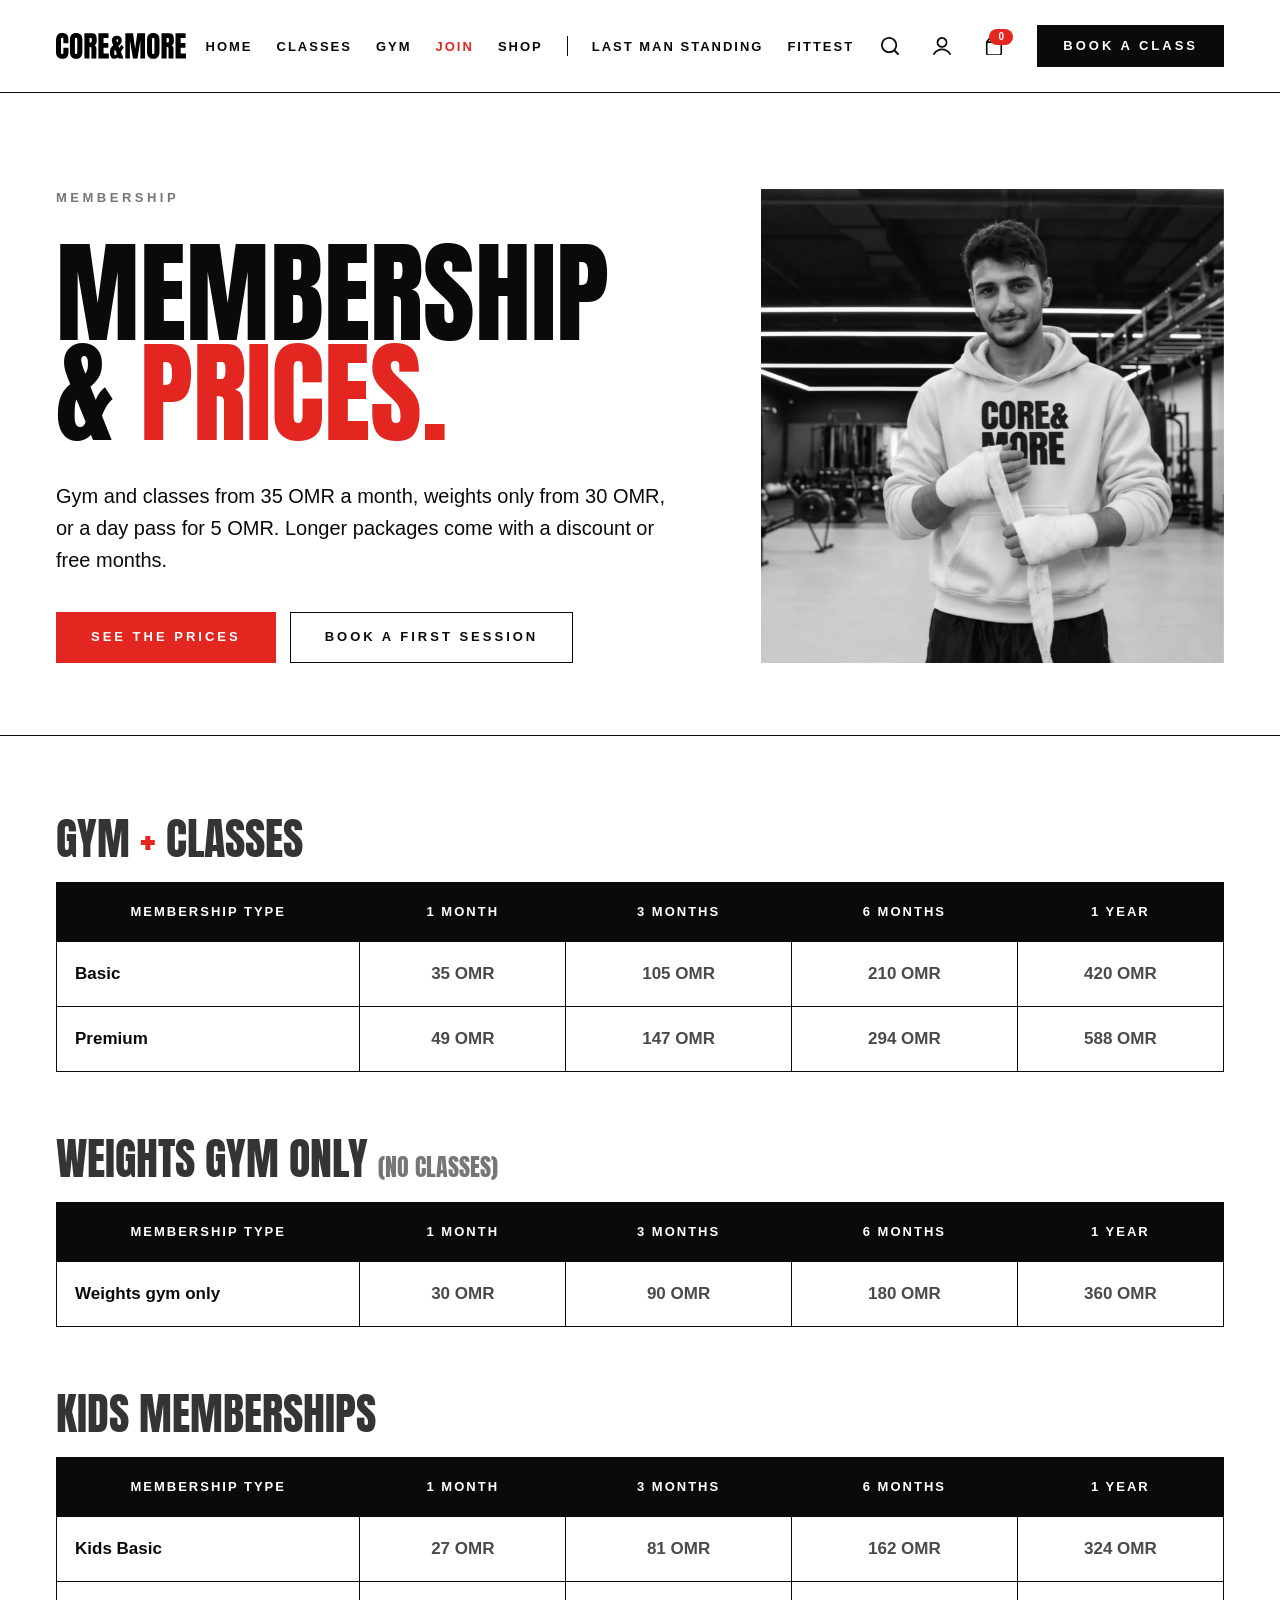
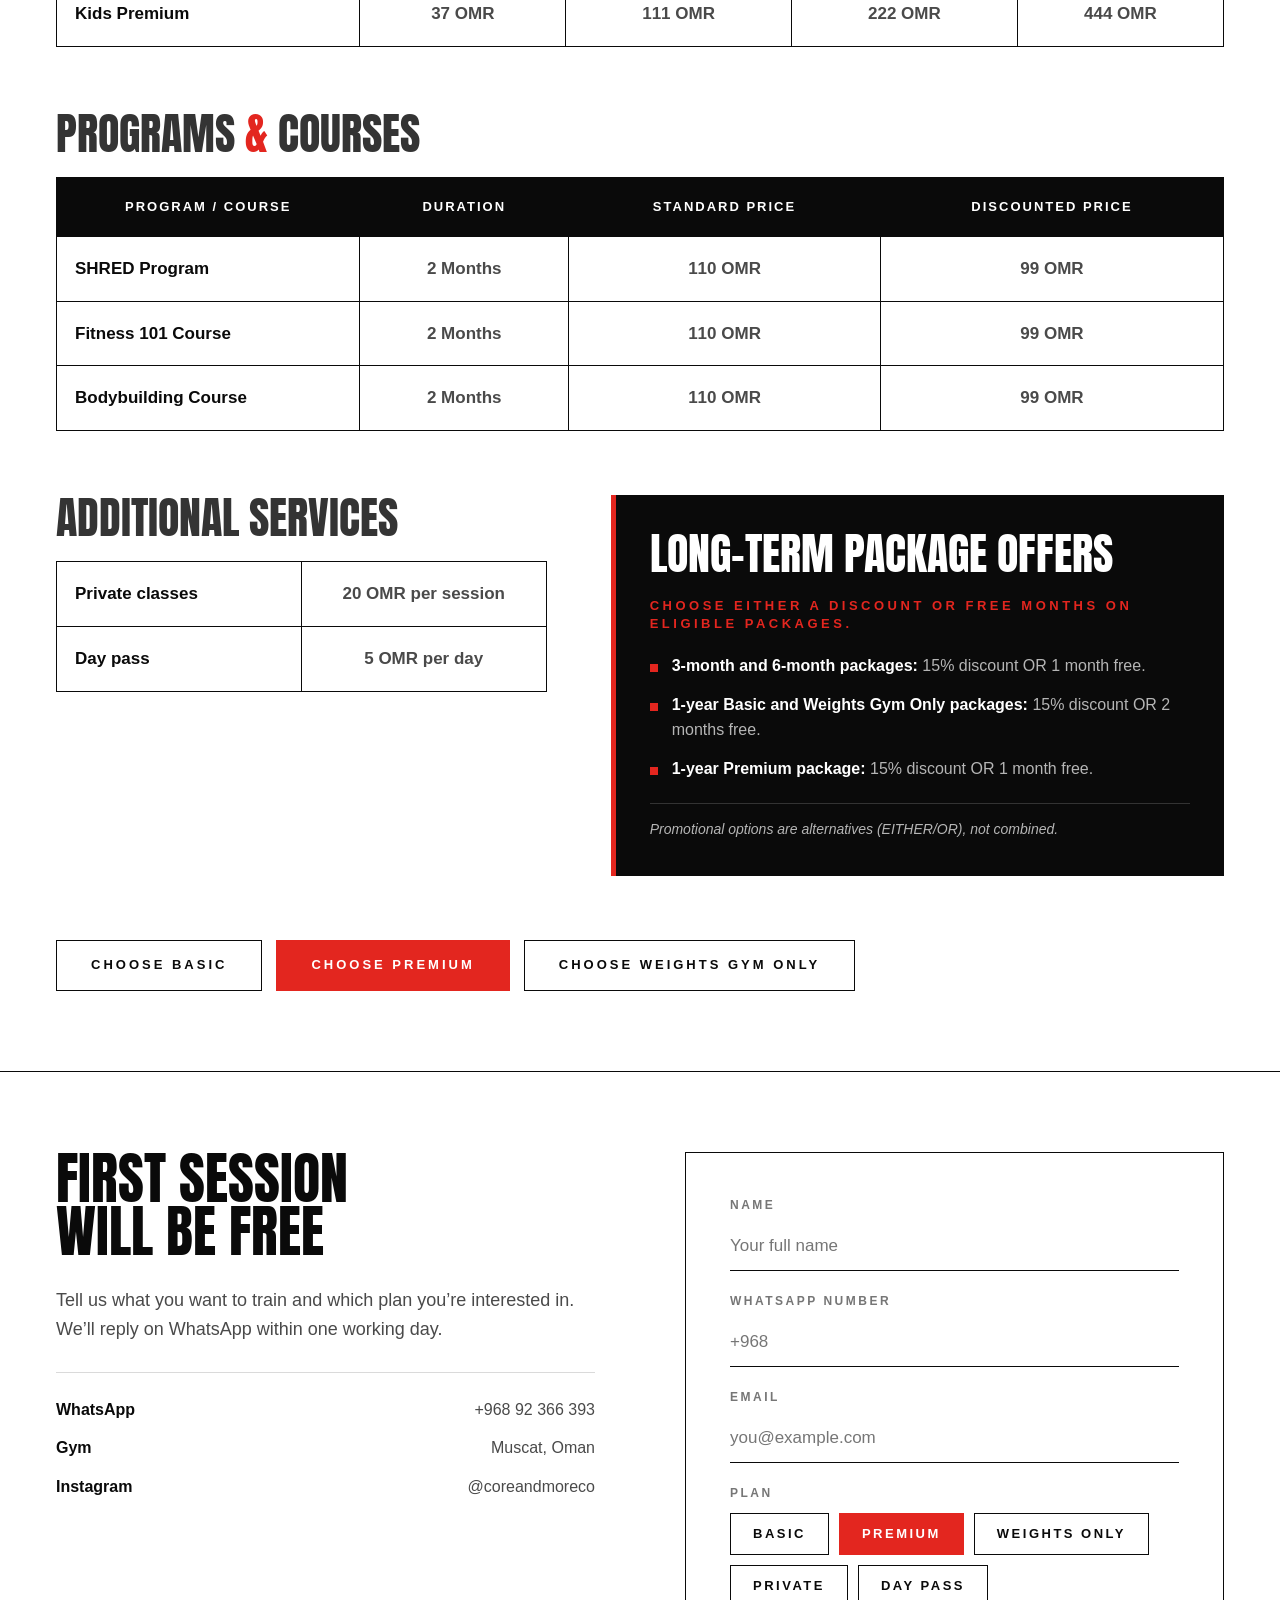
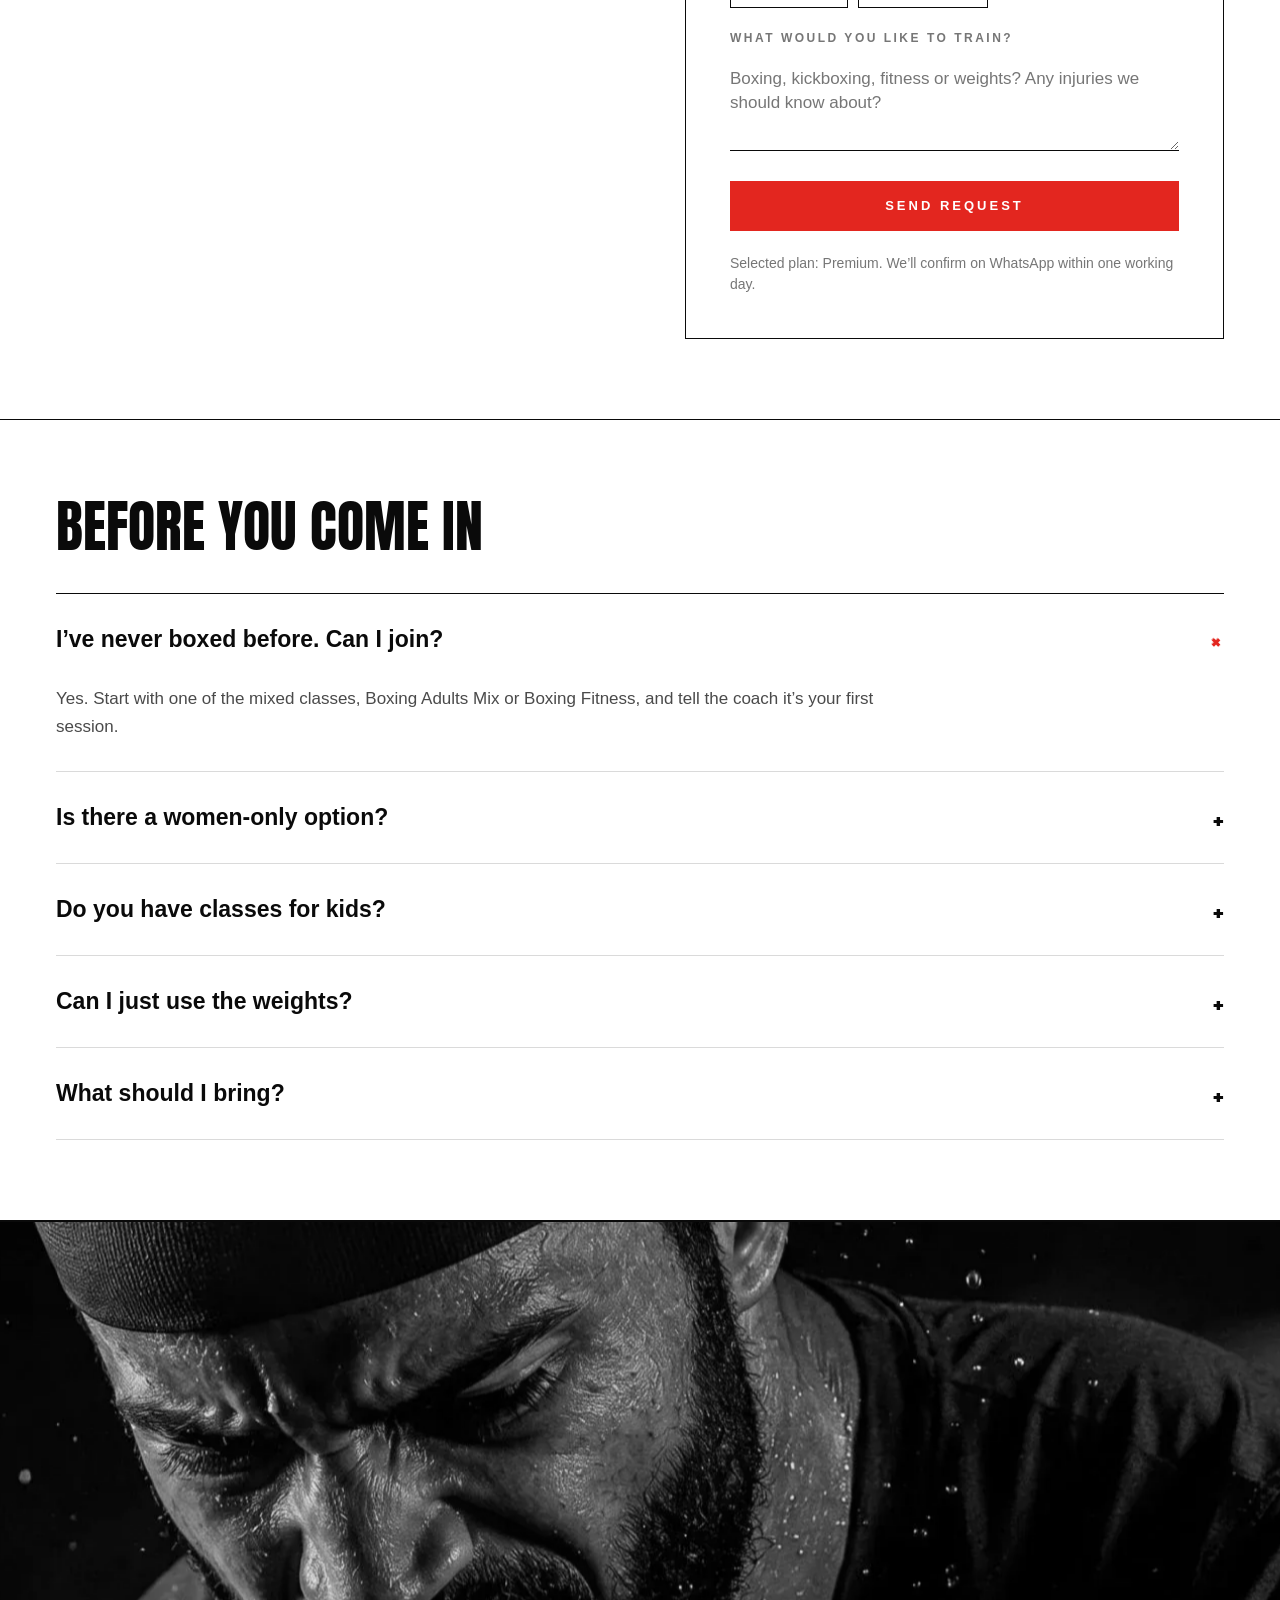
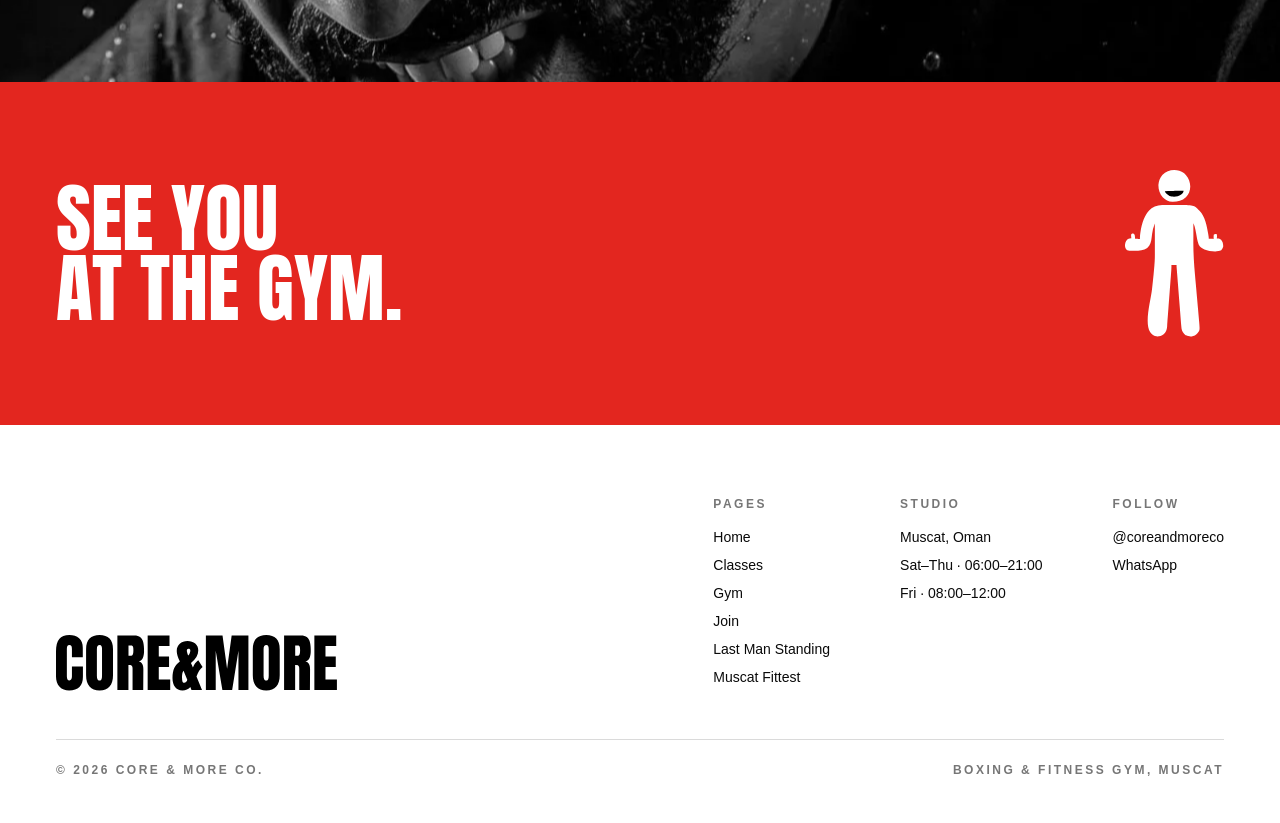
<file: join.html>
<!doctype html>
<html lang="en">
<head>
<meta charset="utf-8">
<meta name="viewport" content="width=device-width, initial-scale=1">
<title>Membership &amp; Prices | Core &amp; More Co.</title>
<meta name="description" content="Membership prices at Core &amp; More, Muscat: gym and classes from 35 OMR a month, weights only from 30 OMR, day pass 5 OMR.">
<meta name="theme-color" content="#e3261f">
<link rel="icon" href="assets/favicon.svg" type="image/svg+xml">
<link rel="preconnect" href="https://fonts.googleapis.com">
<link rel="preconnect" href="https://fonts.gstatic.com" crossorigin>
<link href="https://fonts.googleapis.com/css2?family=Anton&display=swap" rel="stylesheet">
<link rel="stylesheet" href="assets/core-more.css">
<link rel="stylesheet" href="assets/site.css">
</head>
<body class="cm-layout">
<a class="cm-skip-link" href="#MainContent">Skip to content</a>
<header class="cm-header">
  <a class="cm-header__logo" href="index.html" aria-label="Core &amp; More Co. home"><img src="assets/core-more-logo.svg" width="132" height="26" alt="Core &amp; More Co."></a>
  <nav class="cm-nav" aria-label="Main"><a class="cm-nav__link" href="index.html">Home</a><a class="cm-nav__link" href="classes.html">Classes</a><a class="cm-nav__link" href="studio.html">Gym</a><a class="cm-nav__link is-active" href="join.html" aria-current="page">Join</a><a class="cm-nav__link" href="shop.html">Shop</a><span class="cm-nav__divider" aria-hidden="true"></span><a class="cm-nav__link" href="lms.html">Last Man Standing</a><a class="cm-nav__link" href="fittest.html">FITTEST</a></nav>
  <div class="cm-header__actions">
    <label class="cm-header__search-field"><span class="cm-sr-only">Search</span><svg width="18" height="18" viewBox="0 0 16 16" aria-hidden="true"><path fill="currentColor" d="M15.718 14.503 12.8 11.603c.47-.656.847-1.31 1.13-2.06.282-.748.376-1.59.376-2.432 0-1.03-.188-1.965-.565-2.807-.376-.842-.847-1.59-1.506-2.246-.659-.654-1.412-1.122-2.259-1.497C9.13.187 8.188 0 7.153 0 6.212 0 5.27.187 4.329.561c-.847.375-1.6.843-2.258 1.497-.66.655-1.13 1.404-1.506 2.34C.188 5.24 0 6.175 0 7.205c0 .935.188 1.871.565 2.807.376.842.847 1.59 1.506 2.246.659.655 1.412 1.123 2.258 1.497.941.374 1.883.561 2.824.561.847 0 1.6-.093 2.353-.374.753-.28 1.412-.655 2.07-1.123l2.918 2.9a.776.776 0 0 0 .565.281.776.776 0 0 0 .565-.28.766.766 0 0 0 .094-1.217ZM7.153 12.7c-.753 0-1.506-.188-2.165-.468A5.52 5.52 0 0 1 3.2 10.947 5.993 5.993 0 0 1 1.976 9.17C1.694 8.608 1.6 7.953 1.6 7.205c0-.749.188-1.497.47-2.152.283-.749.66-1.31 1.13-1.872.565-.468 1.13-.842 1.788-1.123.66-.28 1.412-.467 2.165-.467.753 0 1.506.187 2.165.467.658.281 1.317.655 1.788 1.217.47.468.847 1.123 1.223 1.778.283.655.471 1.31.471 2.152 0 .748-.188 1.497-.47 2.152a8.78 8.78 0 0 1-1.13 1.684l-.094.095c-.47.467-1.035.842-1.788 1.122-.66.281-1.412.375-2.165.375Z"/></svg><input type="search" placeholder="I'm looking for…" autocomplete="off" data-search-open data-search-inline></label>
    <button class="cm-header__icon cm-header__search-btn" type="button" aria-label="Search" aria-expanded="false" aria-controls="cm-search" data-search-open><svg width="18" height="18" viewBox="0 0 16 16" aria-hidden="true"><path fill="currentColor" d="M15.718 14.503 12.8 11.603c.47-.656.847-1.31 1.13-2.06.282-.748.376-1.59.376-2.432 0-1.03-.188-1.965-.565-2.807-.376-.842-.847-1.59-1.506-2.246-.659-.654-1.412-1.122-2.259-1.497C9.13.187 8.188 0 7.153 0 6.212 0 5.27.187 4.329.561c-.847.375-1.6.843-2.258 1.497-.66.655-1.13 1.404-1.506 2.34C.188 5.24 0 6.175 0 7.205c0 .935.188 1.871.565 2.807.376.842.847 1.59 1.506 2.246.659.655 1.412 1.123 2.258 1.497.941.374 1.883.561 2.824.561.847 0 1.6-.093 2.353-.374.753-.28 1.412-.655 2.07-1.123l2.918 2.9a.776.776 0 0 0 .565.281.776.776 0 0 0 .565-.28.766.766 0 0 0 .094-1.217ZM7.153 12.7c-.753 0-1.506-.188-2.165-.468A5.52 5.52 0 0 1 3.2 10.947 5.993 5.993 0 0 1 1.976 9.17C1.694 8.608 1.6 7.953 1.6 7.205c0-.749.188-1.497.47-2.152.283-.749.66-1.31 1.13-1.872.565-.468 1.13-.842 1.788-1.123.66-.28 1.412-.467 2.165-.467.753 0 1.506.187 2.165.467.658.281 1.317.655 1.788 1.217.47.468.847 1.123 1.223 1.778.283.655.471 1.31.471 2.152 0 .748-.188 1.497-.47 2.152a8.78 8.78 0 0 1-1.13 1.684l-.094.095c-.47.467-1.035.842-1.788 1.122-.66.281-1.412.375-2.165.375Z"/></svg></button>
    <a class="cm-header__icon cm-header__account" href="https://coreandmoreco.myshopify.com/account" target="_blank" rel="noopener" aria-label="Account (opens Shopify)"><svg width="18" height="18" viewBox="0 0 16 16" aria-hidden="true"><path fill="currentColor" d="M15.899 14.84a9.143 9.143 0 0 0-3.35-3.292 9.203 9.203 0 0 0-9.101 0 9.143 9.143 0 0 0-3.35 3.293.773.773 0 0 0 .067.855c.064.08.145.146.238.193a.784.784 0 0 0 .39.101.737.737 0 0 0 .671-.373 7.57 7.57 0 0 1 2.774-2.727 7.619 7.619 0 0 1 7.537 0 7.57 7.57 0 0 1 2.773 2.727.78.78 0 0 0 1.062.28.716.716 0 0 0 .36-.458.772.772 0 0 0-.071-.598ZM8 9.6a4.777 4.777 0 0 0 3.363-1.387A4.866 4.866 0 0 0 12.8 4.844a4.867 4.867 0 0 0-1.406-3.425A4.778 4.778 0 0 0 8 0C6.727 0 5.506.51 4.606 1.419A4.867 4.867 0 0 0 3.2 4.844a4.866 4.866 0 0 0 1.436 3.369A4.777 4.777 0 0 0 8 9.6ZM4.8 4.844c0-.856.337-1.678.937-2.283A3.185 3.185 0 0 1 8 1.615c.848 0 1.662.34 2.262.946a3.245 3.245 0 0 1 0 4.567c-.6.606-1.414.946-2.262.946-.849 0-1.663-.34-2.263-.946A3.245 3.245 0 0 1 4.8 4.844Z"/></svg></a>
    <button class="cm-header__icon cm-header__cart" type="button" aria-label="Cart" aria-controls="cm-cart" data-drawer-open="cm-cart"><svg width="18" height="18" viewBox="0 0 12 13" aria-hidden="true"><path fill="currentColor" d="m10.088 3.09-.875-1.176H2.787L1.912 3.09h8.176Zm1.627.219v.013h.014c.027.055.05.11.068.164a.392.392 0 0 1 .04.178v8.176c0 .237-.05.465-.15.683-.09.21-.214.392-.369.547a1.613 1.613 0 0 1-.56.383 1.66 1.66 0 0 1-.67.137H1.912c-.237 0-.465-.05-.683-.15a1.754 1.754 0 0 1-.547-.37 1.647 1.647 0 0 1-.383-.547 1.76 1.76 0 0 1-.137-.683V3.664a.78.78 0 0 1 .055-.246l.027-.055a.214.214 0 0 0 .041-.054L2.035.984A.513.513 0 0 1 2.24.82.527.527 0 0 1 2.5.752h7c.091 0 .178.023.26.068.082.037.15.091.205.164l1.75 2.325Zm-10.377.943v7.588c0 .073.014.146.04.219a.532.532 0 0 0 .315.314.618.618 0 0 0 .22.041h8.175a.55.55 0 0 0 .219-.041.53.53 0 0 0 .314-.314.62.62 0 0 0 .041-.22V4.253H1.338Z"/></svg><span class="cm-header__count" data-cart-count>0</span></button>
    <a class="cm-header__cta" href="join.html">Book a class</a>
    <button class="cm-menu-toggle" type="button" aria-expanded="false" aria-controls="cm-mobile-menu"><span class="cm-sr-only">Menu</span><span></span><span></span></button>
  </div>
  <nav class="cm-mobile-menu" id="cm-mobile-menu" aria-label="Mobile"><a href="index.html">Home</a><a href="classes.html">Classes</a><a href="studio.html">Gym</a><a href="join.html" class="is-active">Join</a><a href="shop.html">Shop</a><a href="lms.html">Last Man Standing</a><a href="fittest.html">FITTEST</a><a href="https://coreandmoreco.myshopify.com/account" target="_blank" rel="noopener">Login / Register ↗</a><a class="cm-mobile-menu__cta" href="join.html">Book a class</a></nav>
</header>
<main id="MainContent" role="main" tabindex="-1">
<div class="cm-site cm-join" data-cm-join="">
  <section class="cm-home-hero cm-page-hero--split">
    <div class="cm-home-hero__content">
      <span class="cm-kicker">Membership</span>
      <h1 class="cm-display">Membership<br>&amp; <span class="cm-red">prices.</span></h1>
      <p class="cm-home-hero__copy">Gym and classes from 35 OMR a month, weights only from 30 OMR, or a day pass for 5 OMR. Longer packages come with a discount or free months.</p>
      <div class="cm-home-hero__buttons">
        <a class="cm-button cm-button--red" href="#cm-pricing">See the prices</a>
        <a class="cm-button cm-button--outline" href="#cm-form-check">Book a first session</a>
      </div>
    </div>
    <div class="cm-home-hero__visual"><img class="cm-home-hero__image" src="assets/join/hero-wraps-smile.webp" alt="A smiling member wraps his hands before training on the Core &amp; More gym floor" width="1600" height="893" loading="eager" style="object-position:50% 30%"></div>
  </section>

  <section class="cm-pricing" id="cm-pricing" aria-label="Membership packages">
    <div class="cm-pricing__group">
      <h2 class="cm-display cm-pricing__title">Gym <span class="cm-red">+</span> classes</h2>
      <div class="cm-pricing__scroll">
        <table class="cm-pricing__table">
          <thead>
            <tr>
              <th scope="col">Membership type</th>
              <th scope="col">1 Month</th>
              <th scope="col">3 Months</th>
              <th scope="col">6 Months</th>
              <th scope="col">1 Year</th>
            </tr>
          </thead>
          <tbody>
            <tr>
              <th scope="row">Basic</th>
              <td>35 OMR</td>
              <td>105 OMR</td>
              <td>210 OMR</td>
              <td>420 OMR</td>
            </tr>
            <tr>
              <th scope="row">Premium</th>
              <td>49 OMR</td>
              <td>147 OMR</td>
              <td>294 OMR</td>
              <td>588 OMR</td>
            </tr>
          </tbody>
        </table>
      </div>
    </div>

    <div class="cm-pricing__group">
      <h2 class="cm-display cm-pricing__title">Weights gym only <span class="cm-pricing__note">(no classes)</span></h2>
      <div class="cm-pricing__scroll">
        <table class="cm-pricing__table">
          <thead>
            <tr>
              <th scope="col">Membership type</th>
              <th scope="col">1 Month</th>
              <th scope="col">3 Months</th>
              <th scope="col">6 Months</th>
              <th scope="col">1 Year</th>
            </tr>
          </thead>
          <tbody>
            <tr>
              <th scope="row">Weights gym only</th>
              <td>30 OMR</td>
              <td>90 OMR</td>
              <td>180 OMR</td>
              <td>360 OMR</td>
            </tr>
          </tbody>
        </table>
      </div>
    </div>

    <div class="cm-pricing__group">
      <h2 class="cm-display cm-pricing__title">Kids memberships</h2>
      <div class="cm-pricing__scroll">
        <table class="cm-pricing__table">
          <thead>
            <tr>
              <th scope="col">Membership type</th>
              <th scope="col">1 Month</th>
              <th scope="col">3 Months</th>
              <th scope="col">6 Months</th>
              <th scope="col">1 Year</th>
            </tr>
          </thead>
          <tbody>
            <tr>
              <th scope="row">Kids Basic</th>
              <td>27 OMR</td>
              <td>81 OMR</td>
              <td>162 OMR</td>
              <td>324 OMR</td>
            </tr>
            <tr>
              <th scope="row">Kids Premium</th>
              <td>37 OMR</td>
              <td>111 OMR</td>
              <td>222 OMR</td>
              <td>444 OMR</td>
            </tr>
          </tbody>
        </table>
      </div>
    </div>

    <div class="cm-pricing__group">
      <h2 class="cm-display cm-pricing__title">Programs <span class="cm-red">&amp;</span> courses</h2>
      <div class="cm-pricing__scroll">
        <table class="cm-pricing__table">
          <thead>
            <tr>
              <th scope="col">Program / course</th>
              <th scope="col">Duration</th>
              <th scope="col">Standard price</th>
              <th scope="col">Discounted price</th>
            </tr>
          </thead>
          <tbody>
            <tr>
              <th scope="row">SHRED Program</th>
              <td>2 Months</td>
              <td>110 OMR</td>
              <td>99 OMR</td>
            </tr>
            <tr>
              <th scope="row">Fitness 101 Course</th>
              <td>2 Months</td>
              <td>110 OMR</td>
              <td>99 OMR</td>
            </tr>
            <tr>
              <th scope="row">Bodybuilding Course</th>
              <td>2 Months</td>
              <td>110 OMR</td>
              <td>99 OMR</td>
            </tr>
          </tbody>
        </table>
      </div>
    </div>

    <div class="cm-pricing__split">
      <div class="cm-pricing__group">
        <h2 class="cm-display cm-pricing__title">Additional services</h2>
        <table class="cm-pricing__table cm-pricing__table--services">
          <tbody>
            <tr>
              <th scope="row">Private classes</th>
              <td>20 OMR per session</td>
            </tr>
            <tr>
              <th scope="row">Day pass</th>
              <td>5 OMR per day</td>
            </tr>
          </tbody>
        </table>
      </div>

      <div class="cm-pricing__group cm-pricing__promos">
        <h2 class="cm-display cm-pricing__title">Long-Term Package Offers</h2>
        <span class="cm-kicker cm-kicker--red">Choose either a discount or free months on eligible packages.</span>
        <ul class="cm-pricing__promo-list">
          <li><strong>3-month and 6-month packages:</strong> 15% discount OR 1 month free.</li>
          <li><strong>1-year Basic and Weights Gym Only packages:</strong> 15% discount OR 2 months free.</li>
          <li><strong>1-year Premium package:</strong> 15% discount OR 1 month free.</li>
        </ul>
        <p class="cm-pricing__fineprint">Promotional options are alternatives (EITHER/OR), not combined.</p>
      </div>
    </div>

    <div class="cm-pricing__actions">
      <button class="cm-button cm-button--outline" type="button" data-cm-plan-select="Basic" data-cm-scroll-form="">Choose Basic</button>
      <button class="cm-button cm-button--red" type="button" data-cm-plan-select="Premium" data-cm-scroll-form="">Choose Premium</button>
      <button class="cm-button cm-button--outline" type="button" data-cm-plan-select="Weights Gym Only" data-cm-scroll-form="">Choose Weights Gym Only</button>
    </div>
  </section>

  <section class="cm-form-check" id="cm-form-check">
    <div class="cm-form-check__intro">
      <h2 class="cm-display cm-section-title cm-section-title--small">First session<br>will be free</h2>
      <p class="cm-form-check__copy">Tell us what you want to train and which plan you’re interested in. We’ll reply on WhatsApp within one working day.</p>
      <div class="cm-contact-list">
        <div class="cm-contact-list__row">
          <strong>WhatsApp</strong><a href="https://wa.me/96892366393" target="_blank" rel="noopener">+968 92 366 393</a></div>
        <div class="cm-contact-list__row"><strong>Gym</strong><span>Muscat, Oman</span></div>
        <div class="cm-contact-list__row">
          <strong>Instagram</strong><a href="https://www.instagram.com/coreandmoreco/" target="_blank" rel="noopener">@coreandmoreco</a></div>
      </div>
    </div><form id="cm-contact-form" class="cm-form" data-cm-form novalidate><div class="cm-field">
        <label for="cm-name">Name</label>
        <input id="cm-name" type="text" name="contact[name]" placeholder="Your full name" autocomplete="name" required="">
      </div>
      <div class="cm-field">
        <label for="cm-phone">WhatsApp number</label>
        <input id="cm-phone" type="tel" name="contact[phone]" placeholder="+968" autocomplete="tel" required="">
      </div>
      <div class="cm-field">
        <label for="cm-email">Email</label>
        <input id="cm-email" type="email" name="contact[email]" placeholder="you@example.com" autocomplete="email" required="">
      </div>
      <div class="cm-field cm-field--plan">
        <span class="cm-field__label">Plan</span>
        <input type="hidden" name="contact[plan]" value="Premium" data-cm-plan-input="">
        <div class="cm-plan-chips" aria-label="Choose a plan">
          <button class="cm-plan-chip" type="button" data-cm-plan-chip="" data-cm-plan-select="Basic" aria-pressed="false">Basic</button>
          <button class="cm-plan-chip" type="button" data-cm-plan-chip="" data-cm-plan-select="Premium" aria-pressed="false">Premium</button>
          <button class="cm-plan-chip" type="button" data-cm-plan-chip="" data-cm-plan-select="Weights Gym Only" aria-pressed="false">Weights only</button>
          <button class="cm-plan-chip" type="button" data-cm-plan-chip="" data-cm-plan-select="Private classes" aria-pressed="false">Private</button>
          <button class="cm-plan-chip" type="button" data-cm-plan-chip="" data-cm-plan-select="Day pass" aria-pressed="false">Day pass</button>
        </div>
      </div>
      <div class="cm-field">
        <label for="cm-notes">What would you like to train?</label>
        <textarea id="cm-notes" name="contact[body]" rows="3" placeholder="Boxing, kickboxing, fitness or weights? Any injuries we should know about?"></textarea>
      </div>
      <button class="cm-button cm-button--red cm-form__submit" type="submit" data-cm-form-submit="">Send request</button><div class="cm-form__status" data-cm-form-status="" aria-live="polite">Selected plan: Premium. We’ll confirm on WhatsApp within one working day.</div></form></section>

  <section class="cm-faq">
    <h2 class="cm-display cm-section-title cm-section-title--small">Before you come in</h2>
    <div class="cm-faq__list">
      <div class="cm-faq__item is-open">
        <button class="cm-faq__question" id="cm-faq-button-1" type="button" aria-expanded="true" aria-controls="cm-faq-1" data-cm-faq-button="">
          <span>I’ve never boxed before. Can I join?</span><span class="cm-faq__icon" aria-hidden="true">+</span>
        </button>
        <div class="cm-faq__answer" id="cm-faq-1" role="region" aria-labelledby="cm-faq-button-1">
          <p>Yes. Start with one of the mixed classes, Boxing Adults Mix or Boxing Fitness, and tell the coach it’s your first session.</p>
        </div>
      </div>
      <div class="cm-faq__item">
        <button class="cm-faq__question" id="cm-faq-button-2" type="button" aria-expanded="false" aria-controls="cm-faq-2" data-cm-faq-button="">
          <span>Is there a women-only option?</span><span class="cm-faq__icon" aria-hidden="true">+</span>
        </button>
        <div class="cm-faq__answer" id="cm-faq-2" role="region" aria-labelledby="cm-faq-button-2" hidden="">
          <p>Yes. Zone 1 is women only, with morning fitness at 07:30, boxing at 18:00, kickboxing at 19:00 and a combined kickboxing and boxing class at 20:00.</p>
        </div>
      </div>
      <div class="cm-faq__item">
        <button class="cm-faq__question" id="cm-faq-button-3" type="button" aria-expanded="false" aria-controls="cm-faq-3" data-cm-faq-button="">
          <span>Do you have classes for kids?</span><span class="cm-faq__icon" aria-hidden="true">+</span>
        </button>
        <div class="cm-faq__answer" id="cm-faq-3" role="region" aria-labelledby="cm-faq-button-3" hidden="">
          <p>Kids’ boxing runs at 17:00 from Saturday to Thursday, with a second group three days a week. Kids’ kickboxing runs at 17:00 on Sunday, Tuesday and Thursday, and at 18:00 on Monday, Wednesday and Saturday.</p>
        </div>
      </div>
      <div class="cm-faq__item">
        <button class="cm-faq__question" id="cm-faq-button-4" type="button" aria-expanded="false" aria-controls="cm-faq-4" data-cm-faq-button="">
          <span>Can I just use the weights?</span><span class="cm-faq__icon" aria-hidden="true">+</span>
        </button>
        <div class="cm-faq__answer" id="cm-faq-4" role="region" aria-labelledby="cm-faq-button-4" hidden="">
          <p>Yes. The weights-only membership is 30 OMR a month and covers Zones 4 and 5 from 06:00 to 22:00. A day pass is 5 OMR.</p>
        </div>
      </div>
      <div class="cm-faq__item">
        <button class="cm-faq__question" id="cm-faq-button-5" type="button" aria-expanded="false" aria-controls="cm-faq-5" data-cm-faq-button="">
          <span>What should I bring?</span><span class="cm-faq__icon" aria-hidden="true">+</span>
        </button>
        <div class="cm-faq__answer" id="cm-faq-5" role="region" aria-labelledby="cm-faq-button-5" hidden="">
          <p>Water, a towel, and your own hand wraps and gloves if you have them. Gloves, wraps and shin guards are also in the shop.</p>
        </div>
      </div>
    </div>
  </section>

  <div class="cm-join-image"><img src="assets/core-more-effort.webp" alt="Battle ropes training" width="1500" height="2249" loading="lazy"></div>

  <section class="cm-join-band">
    <h2 class="cm-display">See you<br>at the gym.</h2>
    <div class="cm-figures" aria-hidden="true"><img class="cm-join-band__happy" src="assets/happy.svg" alt="" width="99" height="167"></div>
  </section>
</div>

</main>
<footer class="cm-footer">
  <div class="cm-footer__top">
    <a class="cm-footer__logo" href="index.html" aria-label="Core &amp; More Co. home"><img src="assets/core-more-logo.svg" alt="Core &amp; More Co." width="702" height="140" loading="lazy"></a>
    <div class="cm-footer__links">
      <div class="cm-footer__column">
        <span class="cm-footer__label">Pages</span><a href="index.html">Home</a>
          <a href="classes.html">Classes</a>
          <a href="studio.html">Gym</a>
          <a href="join.html">Join</a>
          <a href="lms.html">Last Man Standing</a><a href="fittest.html">Muscat Fittest</a></div><div class="cm-footer__column">
          <span class="cm-footer__label">Studio</span><span>Muscat, Oman</span><span>Sat–Thu · 06:00–21:00</span><span>Fri · 08:00–12:00</span></div><div class="cm-footer__column">
        <span class="cm-footer__label">Follow</span><a href="https://www.instagram.com/coreandmoreco/" rel="noopener" target="_blank">@coreandmoreco</a><a href="https://wa.me/96892366393" rel="noopener" target="_blank">WhatsApp</a></div>
    </div>
  </div>
  <div class="cm-footer__bottom">
    <span>© 2026 Core &amp; More Co.</span>
    <span>Boxing &amp; fitness gym, Muscat</span>
  </div>
</footer>
<div class="cm-overlay" data-overlay hidden></div>
<div class="cm-search" id="cm-search" role="dialog" aria-modal="true" aria-label="Search" hidden>
  <form class="cm-search__form" role="search" action="shop.html" data-search-form>
    <svg width="18" height="18" viewBox="0 0 16 16" aria-hidden="true"><path fill="currentColor" d="M15.718 14.503 12.8 11.603c.47-.656.847-1.31 1.13-2.06.282-.748.376-1.59.376-2.432 0-1.03-.188-1.965-.565-2.807-.376-.842-.847-1.59-1.506-2.246-.659-.654-1.412-1.122-2.259-1.497C9.13.187 8.188 0 7.153 0 6.212 0 5.27.187 4.329.561c-.847.375-1.6.843-2.258 1.497-.66.655-1.13 1.404-1.506 2.34C.188 5.24 0 6.175 0 7.205c0 .935.188 1.871.565 2.807.376.842.847 1.59 1.506 2.246.659.655 1.412 1.123 2.258 1.497.941.374 1.883.561 2.824.561.847 0 1.6-.093 2.353-.374.753-.28 1.412-.655 2.07-1.123l2.918 2.9a.776.776 0 0 0 .565.281.776.776 0 0 0 .565-.28.766.766 0 0 0 .094-1.217ZM7.153 12.7c-.753 0-1.506-.188-2.165-.468A5.52 5.52 0 0 1 3.2 10.947 5.993 5.993 0 0 1 1.976 9.17C1.694 8.608 1.6 7.953 1.6 7.205c0-.749.188-1.497.47-2.152.283-.749.66-1.31 1.13-1.872.565-.468 1.13-.842 1.788-1.123.66-.28 1.412-.467 2.165-.467.753 0 1.506.187 2.165.467.658.281 1.317.655 1.788 1.217.47.468.847 1.123 1.223 1.778.283.655.471 1.31.471 2.152 0 .748-.188 1.497-.47 2.152a8.78 8.78 0 0 1-1.13 1.684l-.094.095c-.47.467-1.035.842-1.788 1.122-.66.281-1.412.375-2.165.375Z"/></svg>
    <label class="cm-sr-only" for="cm-search-input">I'm looking for…</label>
    <input id="cm-search-input" type="search" name="q" placeholder="I'm looking for…" autocomplete="off" maxlength="128" data-search-input>
    <button class="cm-icon-btn" type="button" aria-label="Close search" data-search-close><svg width="18" height="18" viewBox="0 0 13 13" aria-hidden="true"><path fill="currentColor" d="M.28 1.57A.92.92 0 0 1 1.59.26L6.5 5.18 11.41.26a.92.92 0 1 1 1.31 1.31L7.8 6.49l4.92 4.92a.92.92 0 1 1-1.31 1.31L6.5 7.8l-4.91 4.92a.92.92 0 1 1-1.31-1.31L5.2 6.49Z"/></svg></button>
  </form>
  <div class="cm-search__body">
    <div class="cm-search__trending" data-search-trending>
      <h3 class="cm-search__title">Trending Search</h3>
      <div class="cm-search__chips"><button class="cm-search__chip" type="button" data-search-term="gloves">gloves</button><button class="cm-search__chip" type="button" data-search-term="shin guard">shin guard</button><button class="cm-search__chip" type="button" data-search-term="BJJ gi">BJJ gi</button><button class="cm-search__chip" type="button" data-search-term="timetable">timetable</button></div>
    </div>
    <div class="cm-search__results" data-search-results aria-live="polite"></div>
  </div>
</div>
<aside class="cm-drawer" id="cm-cart" role="dialog" aria-modal="true" aria-labelledby="cm-cart-title" hidden>
  <div class="cm-drawer__header"><h2 class="cm-drawer__title" id="cm-cart-title">Shopping Cart <span data-cart-count-label>(0)</span></h2>
    <button class="cm-icon-btn" type="button" aria-label="Close" data-drawer-close><svg width="18" height="18" viewBox="0 0 13 13" aria-hidden="true"><path fill="currentColor" d="M.28 1.57A.92.92 0 0 1 1.59.26L6.5 5.18 11.41.26a.92.92 0 1 1 1.31 1.31L7.8 6.49l4.92 4.92a.92.92 0 1 1-1.31 1.31L6.5 7.8l-4.91 4.92a.92.92 0 1 1-1.31-1.31L5.2 6.49Z"/></svg></button></div>
  <div class="cm-drawer__body cm-drawer__empty">
    <svg width="70" height="78" viewBox="0 0 12 13" aria-hidden="true" class="cm-drawer__empty-icon"><path fill="currentColor" d="m10.088 3.09-.875-1.176H2.787L1.912 3.09h8.176Zm1.627.219v.013h.014c.027.055.05.11.068.164a.392.392 0 0 1 .04.178v8.176c0 .237-.05.465-.15.683-.09.21-.214.392-.369.547a1.613 1.613 0 0 1-.56.383 1.66 1.66 0 0 1-.67.137H1.912c-.237 0-.465-.05-.683-.15a1.754 1.754 0 0 1-.547-.37 1.647 1.647 0 0 1-.383-.547 1.76 1.76 0 0 1-.137-.683V3.664a.78.78 0 0 1 .055-.246l.027-.055a.214.214 0 0 0 .041-.054L2.035.984A.513.513 0 0 1 2.24.82.527.527 0 0 1 2.5.752h7c.091 0 .178.023.26.068.082.037.15.091.205.164l1.75 2.325Zm-10.377.943v7.588c0 .073.014.146.04.219a.532.532 0 0 0 .315.314.618.618 0 0 0 .22.041h8.175a.55.55 0 0 0 .219-.041.53.53 0 0 0 .314-.314.62.62 0 0 0 .041-.22V4.253H1.338Z"/></svg>
    <p class="cm-drawer__empty-title">Your cart is empty.</p>
    <p>Gloves, wraps, shin guards and BJJ gear are in the shop.</p>
    <a class="cm-button cm-button--black" href="shop.html">Continue Shopping</a>
  </div>
</aside>
<aside class="cm-drawer" id="cm-wishlist" role="dialog" aria-modal="true" aria-labelledby="cm-wishlist-title" hidden>
  <div class="cm-drawer__header"><h2 class="cm-drawer__title" id="cm-wishlist-title">Wishlist <span data-wishlist-count-label>(0)</span></h2>
    <button class="cm-icon-btn" type="button" aria-label="Close" data-drawer-close><svg width="18" height="18" viewBox="0 0 13 13" aria-hidden="true"><path fill="currentColor" d="M.28 1.57A.92.92 0 0 1 1.59.26L6.5 5.18 11.41.26a.92.92 0 1 1 1.31 1.31L7.8 6.49l4.92 4.92a.92.92 0 1 1-1.31 1.31L6.5 7.8l-4.91 4.92a.92.92 0 1 1-1.31-1.31L5.2 6.49Z"/></svg></button></div>
  <div class="cm-drawer__body" data-wishlist-list></div>
</aside>
<button class="cm-to-top" type="button" aria-label="Back to top" data-to-top hidden><svg width="18" height="18" viewBox="0 0 18 18" aria-hidden="true"><path fill="none" stroke="currentColor" stroke-width="2" stroke-linecap="square" d="M9 15V3.5M3.5 9 9 3.5 14.5 9"/></svg></button>
<nav class="cm-mobile-bar" aria-label="Quick links">
  <a class="cm-mobile-bar__item" href="index.html"><span class="cm-mobile-bar__icon"><svg width="18" height="18" viewBox="0 0 18 18" aria-hidden="true"><path fill="none" stroke="currentColor" stroke-width="1.5" stroke-linejoin="round" d="M2 7.5 9 1.8l7 5.7V16H11.2v-4.6H6.8V16H2Z"/></svg></span><span>Home</span></a>
  <a class="cm-mobile-bar__item" href="https://coreandmoreco.myshopify.com/account" target="_blank" rel="noopener"><span class="cm-mobile-bar__icon"><svg width="18" height="18" viewBox="0 0 16 16" aria-hidden="true"><path fill="currentColor" d="M15.899 14.84a9.143 9.143 0 0 0-3.35-3.292 9.203 9.203 0 0 0-9.101 0 9.143 9.143 0 0 0-3.35 3.293.773.773 0 0 0 .067.855c.064.08.145.146.238.193a.784.784 0 0 0 .39.101.737.737 0 0 0 .671-.373 7.57 7.57 0 0 1 2.774-2.727 7.619 7.619 0 0 1 7.537 0 7.57 7.57 0 0 1 2.773 2.727.78.78 0 0 0 1.062.28.716.716 0 0 0 .36-.458.772.772 0 0 0-.071-.598ZM8 9.6a4.777 4.777 0 0 0 3.363-1.387A4.866 4.866 0 0 0 12.8 4.844a4.867 4.867 0 0 0-1.406-3.425A4.778 4.778 0 0 0 8 0C6.727 0 5.506.51 4.606 1.419A4.867 4.867 0 0 0 3.2 4.844a4.866 4.866 0 0 0 1.436 3.369A4.777 4.777 0 0 0 8 9.6ZM4.8 4.844c0-.856.337-1.678.937-2.283A3.185 3.185 0 0 1 8 1.615c.848 0 1.662.34 2.262.946a3.245 3.245 0 0 1 0 4.567c-.6.606-1.414.946-2.262.946-.849 0-1.663-.34-2.263-.946A3.245 3.245 0 0 1 4.8 4.844Z"/></svg></span><span>Account</span></a>
  <a class="cm-mobile-bar__item" href="shop.html"><span class="cm-mobile-bar__icon"><svg width="18" height="18" viewBox="0 0 18 18" aria-hidden="true"><path fill="none" stroke="currentColor" stroke-width="1.5" d="M2 2h5.5v5.5H2Zm8.5 0H16v5.5h-5.5ZM2 10.5h5.5V16H2Zm8.5 0H16V16h-5.5Z"/></svg></span><span>Shop</span></a>
  <button class="cm-mobile-bar__item" type="button" data-drawer-open="cm-wishlist" aria-controls="cm-wishlist"><span class="cm-mobile-bar__icon"><svg width="18" height="18" viewBox="0 0 19 17" aria-hidden="true"><path fill="none" stroke="currentColor" stroke-width="1.5" d="M9.5 15.2 2.6 8.5A4.3 4.3 0 0 1 8.7 2.4l.8.8.8-.8a4.3 4.3 0 0 1 6.1 6.1Z"/></svg><span class="cm-badge" data-wishlist-count>0</span></span><span>Wishlist</span></button>
  <button class="cm-mobile-bar__item" type="button" data-drawer-open="cm-cart" aria-controls="cm-cart"><span class="cm-mobile-bar__icon"><svg width="18" height="18" viewBox="0 0 12 13" aria-hidden="true"><path fill="currentColor" d="m10.088 3.09-.875-1.176H2.787L1.912 3.09h8.176Zm1.627.219v.013h.014c.027.055.05.11.068.164a.392.392 0 0 1 .04.178v8.176c0 .237-.05.465-.15.683-.09.21-.214.392-.369.547a1.613 1.613 0 0 1-.56.383 1.66 1.66 0 0 1-.67.137H1.912c-.237 0-.465-.05-.683-.15a1.754 1.754 0 0 1-.547-.37 1.647 1.647 0 0 1-.383-.547 1.76 1.76 0 0 1-.137-.683V3.664a.78.78 0 0 1 .055-.246l.027-.055a.214.214 0 0 0 .041-.054L2.035.984A.513.513 0 0 1 2.24.82.527.527 0 0 1 2.5.752h7c.091 0 .178.023.26.068.082.037.15.091.205.164l1.75 2.325Zm-10.377.943v7.588c0 .073.014.146.04.219a.532.532 0 0 0 .315.314.618.618 0 0 0 .22.041h8.175a.55.55 0 0 0 .219-.041.53.53 0 0 0 .314-.314.62.62 0 0 0 .041-.22V4.253H1.338Z"/></svg><span class="cm-badge" data-cart-count>0</span></span><span>Cart</span></button>
</nav>
<script src="assets/products-data.js"></script>
<script src="assets/core-more.js"></script>
<script src="assets/site.js"></script>
<script src="assets/fx.js"></script>
<script src="assets/shell.js"></script>
</body>
</html>
</file>
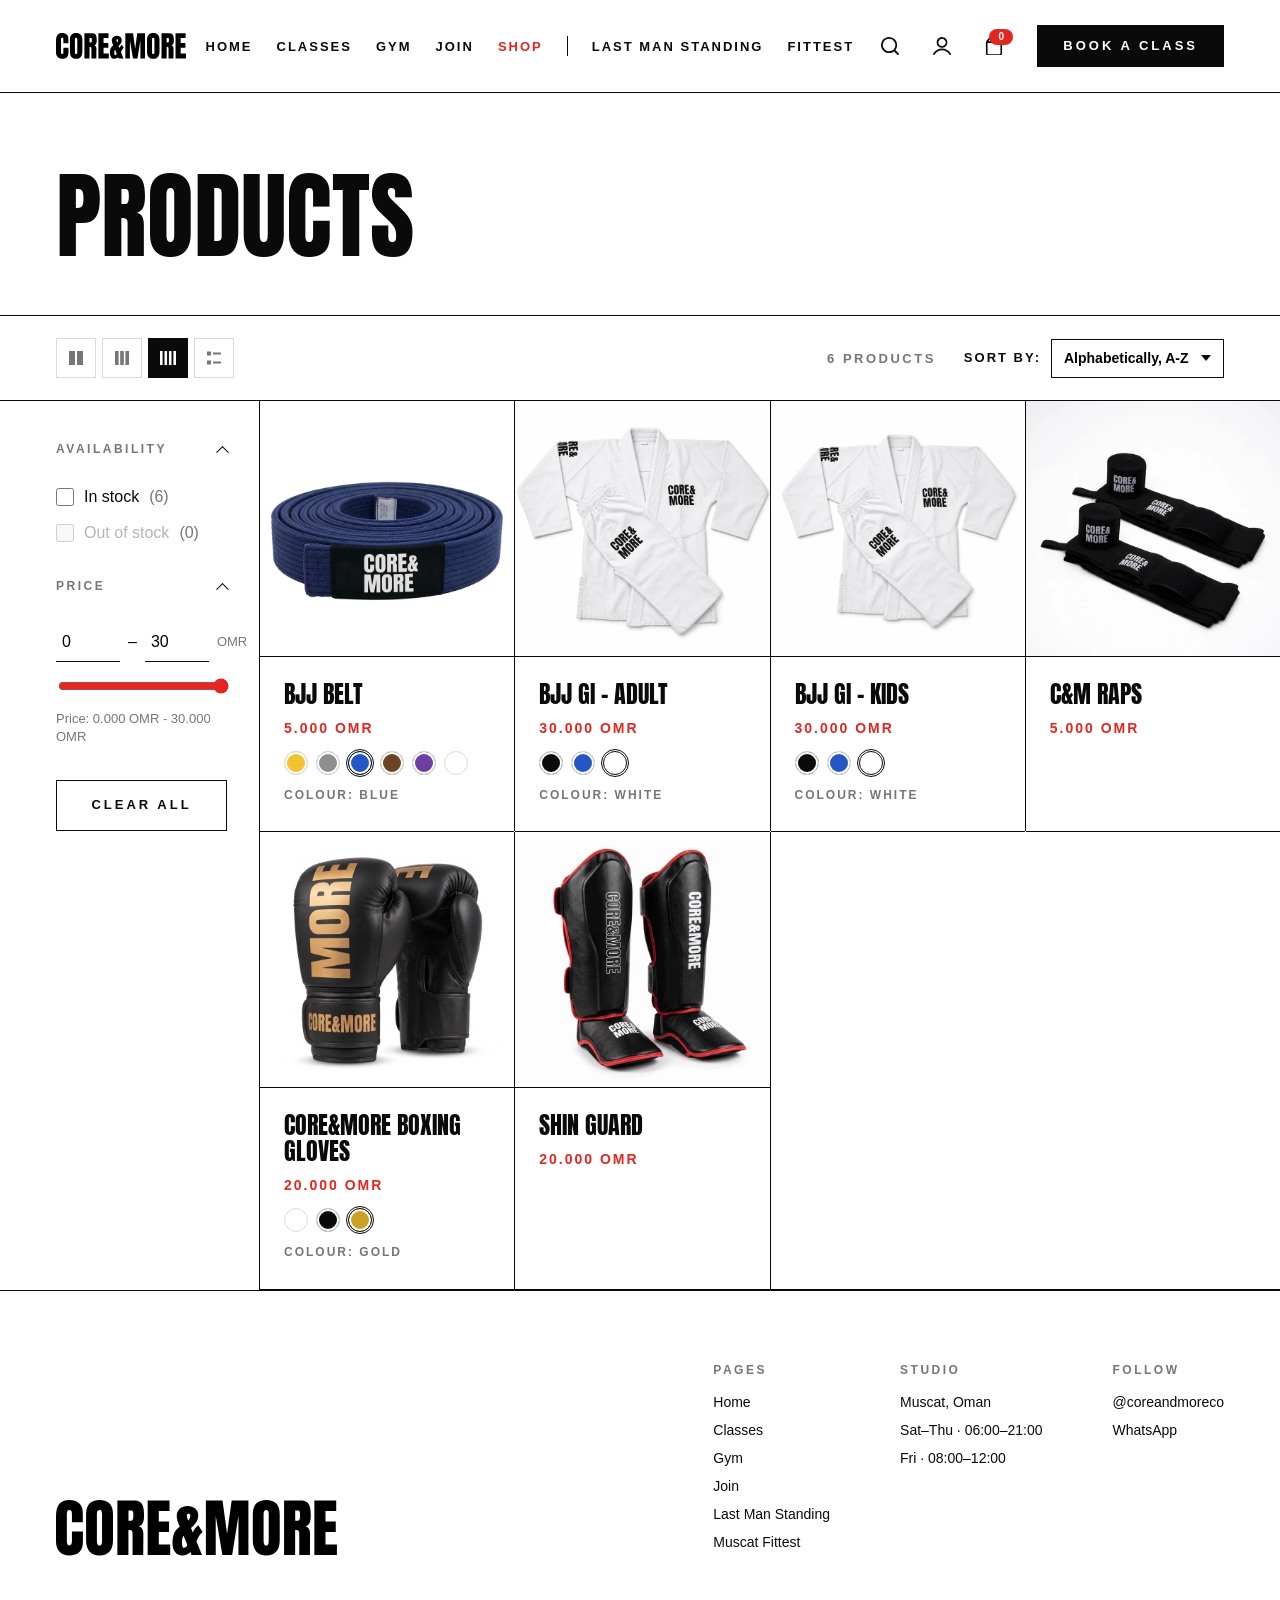
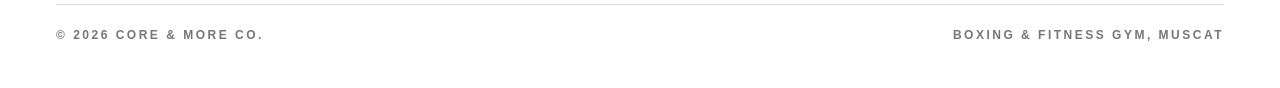
<file: shop.html>
<!doctype html>
<html lang="en">
<head>
<meta charset="utf-8">
<meta name="viewport" content="width=device-width, initial-scale=1">
<title>Shop | Core &amp; More Co.</title>
<meta name="description" content="Boxing gloves, wraps, shin guards and BJJ gear from Core &amp; More, Muscat.">
<meta name="theme-color" content="#e3261f">
<link rel="icon" href="assets/favicon.svg" type="image/svg+xml">
<link rel="preconnect" href="https://fonts.googleapis.com">
<link rel="preconnect" href="https://fonts.gstatic.com" crossorigin>
<link href="https://fonts.googleapis.com/css2?family=Anton&display=swap" rel="stylesheet">
<link rel="stylesheet" href="assets/core-more.css">
<link rel="stylesheet" href="assets/site.css">
</head>
<body class="cm-layout">
<a class="cm-skip-link" href="#MainContent">Skip to content</a>
<header class="cm-header">
  <a class="cm-header__logo" href="index.html" aria-label="Core &amp; More Co. home"><img src="assets/core-more-logo.svg" width="132" height="26" alt="Core &amp; More Co."></a>
  <nav class="cm-nav" aria-label="Main"><a class="cm-nav__link" href="index.html">Home</a><a class="cm-nav__link" href="classes.html">Classes</a><a class="cm-nav__link" href="studio.html">Gym</a><a class="cm-nav__link" href="join.html">Join</a><a class="cm-nav__link is-active" href="shop.html" aria-current="page">Shop</a><span class="cm-nav__divider" aria-hidden="true"></span><a class="cm-nav__link" href="lms.html">Last Man Standing</a><a class="cm-nav__link" href="fittest.html">FITTEST</a></nav>
  <div class="cm-header__actions">
    <label class="cm-header__search-field"><span class="cm-sr-only">Search</span><svg width="18" height="18" viewBox="0 0 16 16" aria-hidden="true"><path fill="currentColor" d="M15.718 14.503 12.8 11.603c.47-.656.847-1.31 1.13-2.06.282-.748.376-1.59.376-2.432 0-1.03-.188-1.965-.565-2.807-.376-.842-.847-1.59-1.506-2.246-.659-.654-1.412-1.122-2.259-1.497C9.13.187 8.188 0 7.153 0 6.212 0 5.27.187 4.329.561c-.847.375-1.6.843-2.258 1.497-.66.655-1.13 1.404-1.506 2.34C.188 5.24 0 6.175 0 7.205c0 .935.188 1.871.565 2.807.376.842.847 1.59 1.506 2.246.659.655 1.412 1.123 2.258 1.497.941.374 1.883.561 2.824.561.847 0 1.6-.093 2.353-.374.753-.28 1.412-.655 2.07-1.123l2.918 2.9a.776.776 0 0 0 .565.281.776.776 0 0 0 .565-.28.766.766 0 0 0 .094-1.217ZM7.153 12.7c-.753 0-1.506-.188-2.165-.468A5.52 5.52 0 0 1 3.2 10.947 5.993 5.993 0 0 1 1.976 9.17C1.694 8.608 1.6 7.953 1.6 7.205c0-.749.188-1.497.47-2.152.283-.749.66-1.31 1.13-1.872.565-.468 1.13-.842 1.788-1.123.66-.28 1.412-.467 2.165-.467.753 0 1.506.187 2.165.467.658.281 1.317.655 1.788 1.217.47.468.847 1.123 1.223 1.778.283.655.471 1.31.471 2.152 0 .748-.188 1.497-.47 2.152a8.78 8.78 0 0 1-1.13 1.684l-.094.095c-.47.467-1.035.842-1.788 1.122-.66.281-1.412.375-2.165.375Z"/></svg><input type="search" placeholder="I'm looking for…" autocomplete="off" data-search-open data-search-inline></label>
    <button class="cm-header__icon cm-header__search-btn" type="button" aria-label="Search" aria-expanded="false" aria-controls="cm-search" data-search-open><svg width="18" height="18" viewBox="0 0 16 16" aria-hidden="true"><path fill="currentColor" d="M15.718 14.503 12.8 11.603c.47-.656.847-1.31 1.13-2.06.282-.748.376-1.59.376-2.432 0-1.03-.188-1.965-.565-2.807-.376-.842-.847-1.59-1.506-2.246-.659-.654-1.412-1.122-2.259-1.497C9.13.187 8.188 0 7.153 0 6.212 0 5.27.187 4.329.561c-.847.375-1.6.843-2.258 1.497-.66.655-1.13 1.404-1.506 2.34C.188 5.24 0 6.175 0 7.205c0 .935.188 1.871.565 2.807.376.842.847 1.59 1.506 2.246.659.655 1.412 1.123 2.258 1.497.941.374 1.883.561 2.824.561.847 0 1.6-.093 2.353-.374.753-.28 1.412-.655 2.07-1.123l2.918 2.9a.776.776 0 0 0 .565.281.776.776 0 0 0 .565-.28.766.766 0 0 0 .094-1.217ZM7.153 12.7c-.753 0-1.506-.188-2.165-.468A5.52 5.52 0 0 1 3.2 10.947 5.993 5.993 0 0 1 1.976 9.17C1.694 8.608 1.6 7.953 1.6 7.205c0-.749.188-1.497.47-2.152.283-.749.66-1.31 1.13-1.872.565-.468 1.13-.842 1.788-1.123.66-.28 1.412-.467 2.165-.467.753 0 1.506.187 2.165.467.658.281 1.317.655 1.788 1.217.47.468.847 1.123 1.223 1.778.283.655.471 1.31.471 2.152 0 .748-.188 1.497-.47 2.152a8.78 8.78 0 0 1-1.13 1.684l-.094.095c-.47.467-1.035.842-1.788 1.122-.66.281-1.412.375-2.165.375Z"/></svg></button>
    <a class="cm-header__icon cm-header__account" href="https://coreandmoreco.myshopify.com/account" target="_blank" rel="noopener" aria-label="Account (opens Shopify)"><svg width="18" height="18" viewBox="0 0 16 16" aria-hidden="true"><path fill="currentColor" d="M15.899 14.84a9.143 9.143 0 0 0-3.35-3.292 9.203 9.203 0 0 0-9.101 0 9.143 9.143 0 0 0-3.35 3.293.773.773 0 0 0 .067.855c.064.08.145.146.238.193a.784.784 0 0 0 .39.101.737.737 0 0 0 .671-.373 7.57 7.57 0 0 1 2.774-2.727 7.619 7.619 0 0 1 7.537 0 7.57 7.57 0 0 1 2.773 2.727.78.78 0 0 0 1.062.28.716.716 0 0 0 .36-.458.772.772 0 0 0-.071-.598ZM8 9.6a4.777 4.777 0 0 0 3.363-1.387A4.866 4.866 0 0 0 12.8 4.844a4.867 4.867 0 0 0-1.406-3.425A4.778 4.778 0 0 0 8 0C6.727 0 5.506.51 4.606 1.419A4.867 4.867 0 0 0 3.2 4.844a4.866 4.866 0 0 0 1.436 3.369A4.777 4.777 0 0 0 8 9.6ZM4.8 4.844c0-.856.337-1.678.937-2.283A3.185 3.185 0 0 1 8 1.615c.848 0 1.662.34 2.262.946a3.245 3.245 0 0 1 0 4.567c-.6.606-1.414.946-2.262.946-.849 0-1.663-.34-2.263-.946A3.245 3.245 0 0 1 4.8 4.844Z"/></svg></a>
    <button class="cm-header__icon cm-header__cart" type="button" aria-label="Cart" aria-controls="cm-cart" data-drawer-open="cm-cart"><svg width="18" height="18" viewBox="0 0 12 13" aria-hidden="true"><path fill="currentColor" d="m10.088 3.09-.875-1.176H2.787L1.912 3.09h8.176Zm1.627.219v.013h.014c.027.055.05.11.068.164a.392.392 0 0 1 .04.178v8.176c0 .237-.05.465-.15.683-.09.21-.214.392-.369.547a1.613 1.613 0 0 1-.56.383 1.66 1.66 0 0 1-.67.137H1.912c-.237 0-.465-.05-.683-.15a1.754 1.754 0 0 1-.547-.37 1.647 1.647 0 0 1-.383-.547 1.76 1.76 0 0 1-.137-.683V3.664a.78.78 0 0 1 .055-.246l.027-.055a.214.214 0 0 0 .041-.054L2.035.984A.513.513 0 0 1 2.24.82.527.527 0 0 1 2.5.752h7c.091 0 .178.023.26.068.082.037.15.091.205.164l1.75 2.325Zm-10.377.943v7.588c0 .073.014.146.04.219a.532.532 0 0 0 .315.314.618.618 0 0 0 .22.041h8.175a.55.55 0 0 0 .219-.041.53.53 0 0 0 .314-.314.62.62 0 0 0 .041-.22V4.253H1.338Z"/></svg><span class="cm-header__count" data-cart-count>0</span></button>
    <a class="cm-header__cta" href="join.html">Book a class</a>
    <button class="cm-menu-toggle" type="button" aria-expanded="false" aria-controls="cm-mobile-menu"><span class="cm-sr-only">Menu</span><span></span><span></span></button>
  </div>
  <nav class="cm-mobile-menu" id="cm-mobile-menu" aria-label="Mobile"><a href="index.html">Home</a><a href="classes.html">Classes</a><a href="studio.html">Gym</a><a href="join.html">Join</a><a href="shop.html" class="is-active">Shop</a><a href="lms.html">Last Man Standing</a><a href="fittest.html">FITTEST</a><a href="https://coreandmoreco.myshopify.com/account" target="_blank" rel="noopener">Login / Register ↗</a><a class="cm-mobile-menu__cta" href="join.html">Book a class</a></nav>
</header>
<main id="MainContent" role="main" tabindex="-1">
<div class="cm-site cm-shop" data-cm-shop>
  <section class="cm-shop-hero">
    <h1 class="cm-display cm-reveal">Products</h1>
  </section>

  <div class="cm-shop-toolbar">
    <button class="cm-chip cm-shop-filter-toggle" type="button" aria-expanded="false" aria-controls="cm-shop-filters" data-shop-filter-toggle>Filter</button>
    <div class="cm-shop-views" role="group" aria-label="Layout"><button class="cm-shop-view cm-has-tip" type="button" data-view="2" aria-pressed="false" aria-label="2 Columns"><svg width="16" height="16" viewBox="0 0 16 16" aria-hidden="true"><path fill="currentColor" d="M1 1h6v14H1zM9 1h6v14H9z"/></svg><span class="cm-tip" role="tooltip">2 Columns</span></button><button class="cm-shop-view cm-has-tip" type="button" data-view="3" aria-pressed="false" aria-label="3 Columns"><svg width="16" height="16" viewBox="0 0 16 16" aria-hidden="true"><path fill="currentColor" d="M1 1h3.6v14H1zM6.2 1h3.6v14H6.2zM11.4 1H15v14h-3.6z"/></svg><span class="cm-tip" role="tooltip">3 Columns</span></button><button class="cm-shop-view cm-has-tip is-active" type="button" data-view="4" aria-pressed="true" aria-label="4 Columns"><svg width="16" height="16" viewBox="0 0 16 16" aria-hidden="true"><path fill="currentColor" d="M0 1h2.6v14H0zM4.47 1h2.6v14h-2.6zM8.93 1h2.6v14h-2.6zM13.4 1H16v14h-2.6z"/></svg><span class="cm-tip" role="tooltip">4 Columns</span></button><button class="cm-shop-view cm-has-tip" type="button" data-view="list" aria-pressed="false" aria-label="List"><svg width="16" height="16" viewBox="0 0 16 16" aria-hidden="true"><path fill="currentColor" d="M1 1.5h4v4H1zM7 2.5h8v2H7zM1 10.5h4v4H1zM7 11.5h8v2H7z"/></svg><span class="cm-tip" role="tooltip">List</span></button></div>
    <span class="cm-filter-count" data-shop-count aria-live="polite">6 products</span>
    <label class="cm-shop-sort"><span>Sort by:</span>
      <select data-shop-sort>
        <option value="featured">Featured</option>
        <option value="az" selected>Alphabetically, A-Z</option>
        <option value="za">Alphabetically, Z-A</option>
        <option value="price-asc">Price, low to high</option>
        <option value="price-desc">Price, high to low</option>
      </select>
    </label>
  </div>
  <div class="cm-shop-query" data-shop-query hidden><span data-shop-query-label></span> <button type="button" data-shop-query-clear>Clear search</button></div>

  <div class="cm-shop-body">
    <aside class="cm-shop-filters" id="cm-shop-filters" aria-label="Filters">
      <div class="cm-shop-filters__group is-open">
        <button class="cm-shop-filters__toggle" type="button" aria-expanded="true" aria-controls="cm-filter-availability" data-collapse>
          <span class="cm-field__label">Availability</span><span class="cm-shop-filters__chev" aria-hidden="true"></span></button>
        <div class="cm-shop-filters__panel" id="cm-filter-availability"><label class="cm-check"><input type="checkbox" value="in" data-shop-stock> In stock <span>(6)</span></label>
          <label class="cm-check is-disabled"><input type="checkbox" value="out" data-shop-stock disabled> Out of stock <span>(0)</span></label></div>
      </div>
      <div class="cm-shop-filters__group is-open">
        <button class="cm-shop-filters__toggle" type="button" aria-expanded="true" aria-controls="cm-filter-price" data-collapse>
          <span class="cm-field__label">Price</span><span class="cm-shop-filters__chev" aria-hidden="true"></span></button>
        <div class="cm-shop-filters__panel" id="cm-filter-price"><div class="cm-shop-price">
            <label><span class="cm-sr-only">Minimum price</span><input type="number" min="0" max="30" step="1" value="0" data-shop-min></label>
            <span aria-hidden="true">–</span>
            <label><span class="cm-sr-only">Maximum price</span><input type="number" min="0" max="30" step="1" value="30" data-shop-max></label>
            <span class="cm-shop-price__unit">OMR</span>
          </div>
          <input class="cm-shop-range" type="range" min="0" max="30" step="1" value="30" aria-label="Maximum price" data-shop-range>
          <span class="cm-shop-price__label" data-shop-price-label>Price: 0.000 OMR - 30.000 OMR</span></div>
      </div>
      <button class="cm-button cm-button--outline cm-shop-clear" type="button" data-shop-clear>Clear all</button>
    </aside>

    <div class="cm-shop-results">
      <section class="cm-products" data-view="4" aria-label="Products" data-shop-grid>
    <article class="cm-product cm-reveal" data-id="231624-bjj-belt" data-name="BJJ Belt" data-price="5" data-index="0" data-stock="in">
      <div class="cm-product__media">
        <a class="cm-product__media-link" href="https://coreandmoreco.myshopify.com/products/231624-bjj-belt" target="_blank" rel="noopener" aria-label="BJJ Belt (opens Shopify)">
          <img class="cm-product__img" src="assets/products/5Gvoa2SAZ.webp" alt="BJJ Belt" loading="lazy" data-main><img class="cm-product__img cm-product__img--hover" src="assets/products/hUqsR5VikS.webp" alt="" loading="lazy" aria-hidden="true">
        </a>
        <div class="cm-product__actions">
          <button class="cm-action cm-has-tip" type="button" data-wishlist-toggle aria-pressed="false" aria-label="Add to wishlist"><svg width="16" height="15" viewBox="0 0 19 17" aria-hidden="true"><path fill="none" stroke="currentColor" stroke-width="1.6" d="M9.5 15.2 2.6 8.5A4.3 4.3 0 0 1 8.7 2.4l.8.8.8-.8a4.3 4.3 0 0 1 6.1 6.1Z"/></svg><span class="cm-tip cm-tip--left" role="tooltip">Add to wishlist</span></button>
          <button class="cm-action cm-action--desktop cm-has-tip" type="button" data-compare-toggle aria-pressed="false" aria-label="Compare"><svg width="16" height="16" viewBox="0 0 16 16" aria-hidden="true"><path fill="none" stroke="currentColor" stroke-width="1.5" stroke-linecap="round" stroke-linejoin="round" d="M2 5h10.5M9.5 2l3 3-3 3M14 11H3.5m3-3-3 3 3 3"/></svg><span class="cm-tip cm-tip--left" role="tooltip">Compare</span></button>
          <button class="cm-action cm-action--desktop cm-has-tip" type="button" data-quickview aria-label="Quick view"><svg width="17" height="12" viewBox="0 0 17 12" aria-hidden="true"><path fill="none" stroke="currentColor" stroke-width="1.5" d="M1 6s2.8-5 7.5-5S16 6 16 6s-2.8 5-7.5 5S1 6 1 6Z"/><circle cx="8.5" cy="6" r="2.2" fill="none" stroke="currentColor" stroke-width="1.5"/></svg><span class="cm-tip cm-tip--left" role="tooltip">Quick view</span></button>
        </div>
        <a class="cm-product__quick-buy" href="https://coreandmoreco.myshopify.com/products/231624-bjj-belt" target="_blank" rel="noopener"><svg width="15" height="16" viewBox="0 0 12 13" aria-hidden="true"><path fill="currentColor" d="m10.088 3.09-.875-1.176H2.787L1.912 3.09h8.176Zm1.627.219v.013h.014c.027.055.05.11.068.164a.392.392 0 0 1 .04.178v8.176c0 .237-.05.465-.15.683-.09.21-.214.392-.369.547a1.613 1.613 0 0 1-.56.383 1.66 1.66 0 0 1-.67.137H1.912c-.237 0-.465-.05-.683-.15a1.754 1.754 0 0 1-.547-.37 1.647 1.647 0 0 1-.383-.547 1.76 1.76 0 0 1-.137-.683V3.664a.78.78 0 0 1 .055-.246l.027-.055a.214.214 0 0 0 .041-.054L2.035.984A.513.513 0 0 1 2.24.82.527.527 0 0 1 2.5.752h7c.091 0 .178.023.26.068.082.037.15.091.205.164l1.75 2.325Zm-10.377.943v7.588c0 .073.014.146.04.219a.532.532 0 0 0 .315.314.618.618 0 0 0 .22.041h8.175a.55.55 0 0 0 .219-.041.53.53 0 0 0 .314-.314.62.62 0 0 0 .041-.22V4.253H1.338Z"/></svg><span>Select options</span></a>
      </div>
      <div class="cm-product__info">
        <a class="cm-display cm-product__name" href="https://coreandmoreco.myshopify.com/products/231624-bjj-belt" target="_blank" rel="noopener">BJJ Belt</a>
        <span class="cm-product__price">5.000 OMR</span>
        <div class="cm-product__swatches" role="group" aria-label="Colour"><button class="cm-swatch cm-has-tip" type="button" style="--sw:#f2c230" data-swatch="Yellow" data-image="assets/products/hUqsR5VikS.webp" aria-pressed="false" aria-label="Yellow"><span class="cm-tip" role="tooltip">Yellow</span></button><button class="cm-swatch cm-has-tip" type="button" style="--sw:#8e8e8e" data-swatch="Gray" aria-pressed="false" aria-label="Gray"><span class="cm-tip" role="tooltip">Gray</span></button><button class="cm-swatch cm-has-tip is-active" type="button" style="--sw:#2457c5" data-swatch="Blue" data-image="assets/products/5Gvoa2SAZ.webp" aria-pressed="true" aria-label="Blue"><span class="cm-tip" role="tooltip">Blue</span></button><button class="cm-swatch cm-has-tip" type="button" style="--sw:#6b4423" data-swatch="Brown" aria-pressed="false" aria-label="Brown"><span class="cm-tip" role="tooltip">Brown</span></button><button class="cm-swatch cm-has-tip" type="button" style="--sw:#6c3fa0" data-swatch="Purple" aria-pressed="false" aria-label="Purple"><span class="cm-tip" role="tooltip">Purple</span></button><button class="cm-swatch cm-has-tip" type="button" style="--sw:#ffffff" data-swatch="White" aria-pressed="false" aria-label="White"><span class="cm-tip" role="tooltip">White</span></button></div><span class="cm-product__colour" data-swatch-label>Colour: Blue</span>
        <a class="cm-button cm-button--outline cm-product__buy" href="https://coreandmoreco.myshopify.com/products/231624-bjj-belt" target="_blank" rel="noopener">Select options <span aria-hidden="true">↗</span></a>
      </div>
    </article>
    <article class="cm-product cm-reveal" data-id="562797-bjj-gi-adult" data-name="BJJ Gi - Adult" data-price="30" data-index="1" data-stock="in">
      <div class="cm-product__media">
        <a class="cm-product__media-link" href="https://coreandmoreco.myshopify.com/products/562797-bjj-gi-adult" target="_blank" rel="noopener" aria-label="BJJ Gi - Adult (opens Shopify)">
          <img class="cm-product__img" src="assets/products/ZFe7SNV16.webp" alt="BJJ Gi - Adult" loading="lazy" data-main><img class="cm-product__img cm-product__img--hover" src="assets/products/0TG7lVk9a.webp" alt="" loading="lazy" aria-hidden="true">
        </a>
        <div class="cm-product__actions">
          <button class="cm-action cm-has-tip" type="button" data-wishlist-toggle aria-pressed="false" aria-label="Add to wishlist"><svg width="16" height="15" viewBox="0 0 19 17" aria-hidden="true"><path fill="none" stroke="currentColor" stroke-width="1.6" d="M9.5 15.2 2.6 8.5A4.3 4.3 0 0 1 8.7 2.4l.8.8.8-.8a4.3 4.3 0 0 1 6.1 6.1Z"/></svg><span class="cm-tip cm-tip--left" role="tooltip">Add to wishlist</span></button>
          <button class="cm-action cm-action--desktop cm-has-tip" type="button" data-compare-toggle aria-pressed="false" aria-label="Compare"><svg width="16" height="16" viewBox="0 0 16 16" aria-hidden="true"><path fill="none" stroke="currentColor" stroke-width="1.5" stroke-linecap="round" stroke-linejoin="round" d="M2 5h10.5M9.5 2l3 3-3 3M14 11H3.5m3-3-3 3 3 3"/></svg><span class="cm-tip cm-tip--left" role="tooltip">Compare</span></button>
          <button class="cm-action cm-action--desktop cm-has-tip" type="button" data-quickview aria-label="Quick view"><svg width="17" height="12" viewBox="0 0 17 12" aria-hidden="true"><path fill="none" stroke="currentColor" stroke-width="1.5" d="M1 6s2.8-5 7.5-5S16 6 16 6s-2.8 5-7.5 5S1 6 1 6Z"/><circle cx="8.5" cy="6" r="2.2" fill="none" stroke="currentColor" stroke-width="1.5"/></svg><span class="cm-tip cm-tip--left" role="tooltip">Quick view</span></button>
        </div>
        <a class="cm-product__quick-buy" href="https://coreandmoreco.myshopify.com/products/562797-bjj-gi-adult" target="_blank" rel="noopener"><svg width="15" height="16" viewBox="0 0 12 13" aria-hidden="true"><path fill="currentColor" d="m10.088 3.09-.875-1.176H2.787L1.912 3.09h8.176Zm1.627.219v.013h.014c.027.055.05.11.068.164a.392.392 0 0 1 .04.178v8.176c0 .237-.05.465-.15.683-.09.21-.214.392-.369.547a1.613 1.613 0 0 1-.56.383 1.66 1.66 0 0 1-.67.137H1.912c-.237 0-.465-.05-.683-.15a1.754 1.754 0 0 1-.547-.37 1.647 1.647 0 0 1-.383-.547 1.76 1.76 0 0 1-.137-.683V3.664a.78.78 0 0 1 .055-.246l.027-.055a.214.214 0 0 0 .041-.054L2.035.984A.513.513 0 0 1 2.24.82.527.527 0 0 1 2.5.752h7c.091 0 .178.023.26.068.082.037.15.091.205.164l1.75 2.325Zm-10.377.943v7.588c0 .073.014.146.04.219a.532.532 0 0 0 .315.314.618.618 0 0 0 .22.041h8.175a.55.55 0 0 0 .219-.041.53.53 0 0 0 .314-.314.62.62 0 0 0 .041-.22V4.253H1.338Z"/></svg><span>Select options</span></a>
      </div>
      <div class="cm-product__info">
        <a class="cm-display cm-product__name" href="https://coreandmoreco.myshopify.com/products/562797-bjj-gi-adult" target="_blank" rel="noopener">BJJ Gi - Adult</a>
        <span class="cm-product__price">30.000 OMR</span>
        <div class="cm-product__swatches" role="group" aria-label="Colour"><button class="cm-swatch cm-has-tip" type="button" style="--sw:#0a0a0a" data-swatch="Black" aria-pressed="false" aria-label="Black"><span class="cm-tip" role="tooltip">Black</span></button><button class="cm-swatch cm-has-tip" type="button" style="--sw:#2457c5" data-swatch="Blue" data-image="assets/products/0TG7lVk9a.webp" aria-pressed="false" aria-label="Blue"><span class="cm-tip" role="tooltip">Blue</span></button><button class="cm-swatch cm-has-tip is-active" type="button" style="--sw:#ffffff" data-swatch="White" data-image="assets/products/ZFe7SNV16.webp" aria-pressed="true" aria-label="White"><span class="cm-tip" role="tooltip">White</span></button></div><span class="cm-product__colour" data-swatch-label>Colour: White</span>
        <a class="cm-button cm-button--outline cm-product__buy" href="https://coreandmoreco.myshopify.com/products/562797-bjj-gi-adult" target="_blank" rel="noopener">Select options <span aria-hidden="true">↗</span></a>
      </div>
    </article>
    <article class="cm-product cm-reveal" data-id="276393-bjj-gi-kids" data-name="BJJ Gi - Kids" data-price="30" data-index="2" data-stock="in">
      <div class="cm-product__media">
        <a class="cm-product__media-link" href="https://coreandmoreco.myshopify.com/products/276393-bjj-gi-kids" target="_blank" rel="noopener" aria-label="BJJ Gi - Kids (opens Shopify)">
          <img class="cm-product__img" src="assets/products/OnbKKongp.webp" alt="BJJ Gi - Kids" loading="lazy" data-main><img class="cm-product__img cm-product__img--hover" src="assets/products/BEVTN1MKv.webp" alt="" loading="lazy" aria-hidden="true">
        </a>
        <div class="cm-product__actions">
          <button class="cm-action cm-has-tip" type="button" data-wishlist-toggle aria-pressed="false" aria-label="Add to wishlist"><svg width="16" height="15" viewBox="0 0 19 17" aria-hidden="true"><path fill="none" stroke="currentColor" stroke-width="1.6" d="M9.5 15.2 2.6 8.5A4.3 4.3 0 0 1 8.7 2.4l.8.8.8-.8a4.3 4.3 0 0 1 6.1 6.1Z"/></svg><span class="cm-tip cm-tip--left" role="tooltip">Add to wishlist</span></button>
          <button class="cm-action cm-action--desktop cm-has-tip" type="button" data-compare-toggle aria-pressed="false" aria-label="Compare"><svg width="16" height="16" viewBox="0 0 16 16" aria-hidden="true"><path fill="none" stroke="currentColor" stroke-width="1.5" stroke-linecap="round" stroke-linejoin="round" d="M2 5h10.5M9.5 2l3 3-3 3M14 11H3.5m3-3-3 3 3 3"/></svg><span class="cm-tip cm-tip--left" role="tooltip">Compare</span></button>
          <button class="cm-action cm-action--desktop cm-has-tip" type="button" data-quickview aria-label="Quick view"><svg width="17" height="12" viewBox="0 0 17 12" aria-hidden="true"><path fill="none" stroke="currentColor" stroke-width="1.5" d="M1 6s2.8-5 7.5-5S16 6 16 6s-2.8 5-7.5 5S1 6 1 6Z"/><circle cx="8.5" cy="6" r="2.2" fill="none" stroke="currentColor" stroke-width="1.5"/></svg><span class="cm-tip cm-tip--left" role="tooltip">Quick view</span></button>
        </div>
        <a class="cm-product__quick-buy" href="https://coreandmoreco.myshopify.com/products/276393-bjj-gi-kids" target="_blank" rel="noopener"><svg width="15" height="16" viewBox="0 0 12 13" aria-hidden="true"><path fill="currentColor" d="m10.088 3.09-.875-1.176H2.787L1.912 3.09h8.176Zm1.627.219v.013h.014c.027.055.05.11.068.164a.392.392 0 0 1 .04.178v8.176c0 .237-.05.465-.15.683-.09.21-.214.392-.369.547a1.613 1.613 0 0 1-.56.383 1.66 1.66 0 0 1-.67.137H1.912c-.237 0-.465-.05-.683-.15a1.754 1.754 0 0 1-.547-.37 1.647 1.647 0 0 1-.383-.547 1.76 1.76 0 0 1-.137-.683V3.664a.78.78 0 0 1 .055-.246l.027-.055a.214.214 0 0 0 .041-.054L2.035.984A.513.513 0 0 1 2.24.82.527.527 0 0 1 2.5.752h7c.091 0 .178.023.26.068.082.037.15.091.205.164l1.75 2.325Zm-10.377.943v7.588c0 .073.014.146.04.219a.532.532 0 0 0 .315.314.618.618 0 0 0 .22.041h8.175a.55.55 0 0 0 .219-.041.53.53 0 0 0 .314-.314.62.62 0 0 0 .041-.22V4.253H1.338Z"/></svg><span>Select options</span></a>
      </div>
      <div class="cm-product__info">
        <a class="cm-display cm-product__name" href="https://coreandmoreco.myshopify.com/products/276393-bjj-gi-kids" target="_blank" rel="noopener">BJJ Gi - Kids</a>
        <span class="cm-product__price">30.000 OMR</span>
        <div class="cm-product__swatches" role="group" aria-label="Colour"><button class="cm-swatch cm-has-tip" type="button" style="--sw:#0a0a0a" data-swatch="Black" aria-pressed="false" aria-label="Black"><span class="cm-tip" role="tooltip">Black</span></button><button class="cm-swatch cm-has-tip" type="button" style="--sw:#2457c5" data-swatch="Blue" data-image="assets/products/BEVTN1MKv.webp" aria-pressed="false" aria-label="Blue"><span class="cm-tip" role="tooltip">Blue</span></button><button class="cm-swatch cm-has-tip is-active" type="button" style="--sw:#ffffff" data-swatch="White" data-image="assets/products/OnbKKongp.webp" aria-pressed="true" aria-label="White"><span class="cm-tip" role="tooltip">White</span></button></div><span class="cm-product__colour" data-swatch-label>Colour: White</span>
        <a class="cm-button cm-button--outline cm-product__buy" href="https://coreandmoreco.myshopify.com/products/276393-bjj-gi-kids" target="_blank" rel="noopener">Select options <span aria-hidden="true">↗</span></a>
      </div>
    </article>
    <article class="cm-product cm-reveal" data-id="646498-cm-raps" data-name="C&amp;M Raps" data-price="5" data-index="3" data-stock="in">
      <div class="cm-product__media">
        <a class="cm-product__media-link" href="https://coreandmoreco.myshopify.com/products/646498-cm-raps" target="_blank" rel="noopener" aria-label="C&amp;M Raps (opens Shopify)">
          <img class="cm-product__img" src="assets/products/_Aj7Sd_uC.webp" alt="C&amp;M Raps" loading="lazy" data-main>
        </a>
        <div class="cm-product__actions">
          <button class="cm-action cm-has-tip" type="button" data-wishlist-toggle aria-pressed="false" aria-label="Add to wishlist"><svg width="16" height="15" viewBox="0 0 19 17" aria-hidden="true"><path fill="none" stroke="currentColor" stroke-width="1.6" d="M9.5 15.2 2.6 8.5A4.3 4.3 0 0 1 8.7 2.4l.8.8.8-.8a4.3 4.3 0 0 1 6.1 6.1Z"/></svg><span class="cm-tip cm-tip--left" role="tooltip">Add to wishlist</span></button>
          <button class="cm-action cm-action--desktop cm-has-tip" type="button" data-compare-toggle aria-pressed="false" aria-label="Compare"><svg width="16" height="16" viewBox="0 0 16 16" aria-hidden="true"><path fill="none" stroke="currentColor" stroke-width="1.5" stroke-linecap="round" stroke-linejoin="round" d="M2 5h10.5M9.5 2l3 3-3 3M14 11H3.5m3-3-3 3 3 3"/></svg><span class="cm-tip cm-tip--left" role="tooltip">Compare</span></button>
          <button class="cm-action cm-action--desktop cm-has-tip" type="button" data-quickview aria-label="Quick view"><svg width="17" height="12" viewBox="0 0 17 12" aria-hidden="true"><path fill="none" stroke="currentColor" stroke-width="1.5" d="M1 6s2.8-5 7.5-5S16 6 16 6s-2.8 5-7.5 5S1 6 1 6Z"/><circle cx="8.5" cy="6" r="2.2" fill="none" stroke="currentColor" stroke-width="1.5"/></svg><span class="cm-tip cm-tip--left" role="tooltip">Quick view</span></button>
        </div>
        <a class="cm-product__quick-buy" href="https://coreandmoreco.myshopify.com/products/646498-cm-raps" target="_blank" rel="noopener"><svg width="15" height="16" viewBox="0 0 12 13" aria-hidden="true"><path fill="currentColor" d="m10.088 3.09-.875-1.176H2.787L1.912 3.09h8.176Zm1.627.219v.013h.014c.027.055.05.11.068.164a.392.392 0 0 1 .04.178v8.176c0 .237-.05.465-.15.683-.09.21-.214.392-.369.547a1.613 1.613 0 0 1-.56.383 1.66 1.66 0 0 1-.67.137H1.912c-.237 0-.465-.05-.683-.15a1.754 1.754 0 0 1-.547-.37 1.647 1.647 0 0 1-.383-.547 1.76 1.76 0 0 1-.137-.683V3.664a.78.78 0 0 1 .055-.246l.027-.055a.214.214 0 0 0 .041-.054L2.035.984A.513.513 0 0 1 2.24.82.527.527 0 0 1 2.5.752h7c.091 0 .178.023.26.068.082.037.15.091.205.164l1.75 2.325Zm-10.377.943v7.588c0 .073.014.146.04.219a.532.532 0 0 0 .315.314.618.618 0 0 0 .22.041h8.175a.55.55 0 0 0 .219-.041.53.53 0 0 0 .314-.314.62.62 0 0 0 .041-.22V4.253H1.338Z"/></svg><span>Add to cart</span></a>
      </div>
      <div class="cm-product__info">
        <a class="cm-display cm-product__name" href="https://coreandmoreco.myshopify.com/products/646498-cm-raps" target="_blank" rel="noopener">C&amp;M Raps</a>
        <span class="cm-product__price">5.000 OMR</span>
        
        <a class="cm-button cm-button--outline cm-product__buy" href="https://coreandmoreco.myshopify.com/products/646498-cm-raps" target="_blank" rel="noopener">Add to cart <span aria-hidden="true">↗</span></a>
      </div>
    </article>
    <article class="cm-product cm-reveal" data-id="639684-coremore-boxing-gloves" data-name="CORE&amp;MORE Boxing Gloves" data-price="20" data-index="4" data-stock="in">
      <div class="cm-product__media">
        <a class="cm-product__media-link" href="https://coreandmoreco.myshopify.com/products/639684-coremore-boxing-gloves" target="_blank" rel="noopener" aria-label="CORE&amp;MORE Boxing Gloves (opens Shopify)">
          <img class="cm-product__img" src="assets/products/G0lJhN812x.webp" alt="CORE&amp;MORE Boxing Gloves" loading="lazy" data-main><img class="cm-product__img cm-product__img--hover" src="assets/products/wtXS4k45l.webp" alt="" loading="lazy" aria-hidden="true">
        </a>
        <div class="cm-product__actions">
          <button class="cm-action cm-has-tip" type="button" data-wishlist-toggle aria-pressed="false" aria-label="Add to wishlist"><svg width="16" height="15" viewBox="0 0 19 17" aria-hidden="true"><path fill="none" stroke="currentColor" stroke-width="1.6" d="M9.5 15.2 2.6 8.5A4.3 4.3 0 0 1 8.7 2.4l.8.8.8-.8a4.3 4.3 0 0 1 6.1 6.1Z"/></svg><span class="cm-tip cm-tip--left" role="tooltip">Add to wishlist</span></button>
          <button class="cm-action cm-action--desktop cm-has-tip" type="button" data-compare-toggle aria-pressed="false" aria-label="Compare"><svg width="16" height="16" viewBox="0 0 16 16" aria-hidden="true"><path fill="none" stroke="currentColor" stroke-width="1.5" stroke-linecap="round" stroke-linejoin="round" d="M2 5h10.5M9.5 2l3 3-3 3M14 11H3.5m3-3-3 3 3 3"/></svg><span class="cm-tip cm-tip--left" role="tooltip">Compare</span></button>
          <button class="cm-action cm-action--desktop cm-has-tip" type="button" data-quickview aria-label="Quick view"><svg width="17" height="12" viewBox="0 0 17 12" aria-hidden="true"><path fill="none" stroke="currentColor" stroke-width="1.5" d="M1 6s2.8-5 7.5-5S16 6 16 6s-2.8 5-7.5 5S1 6 1 6Z"/><circle cx="8.5" cy="6" r="2.2" fill="none" stroke="currentColor" stroke-width="1.5"/></svg><span class="cm-tip cm-tip--left" role="tooltip">Quick view</span></button>
        </div>
        <a class="cm-product__quick-buy" href="https://coreandmoreco.myshopify.com/products/639684-coremore-boxing-gloves" target="_blank" rel="noopener"><svg width="15" height="16" viewBox="0 0 12 13" aria-hidden="true"><path fill="currentColor" d="m10.088 3.09-.875-1.176H2.787L1.912 3.09h8.176Zm1.627.219v.013h.014c.027.055.05.11.068.164a.392.392 0 0 1 .04.178v8.176c0 .237-.05.465-.15.683-.09.21-.214.392-.369.547a1.613 1.613 0 0 1-.56.383 1.66 1.66 0 0 1-.67.137H1.912c-.237 0-.465-.05-.683-.15a1.754 1.754 0 0 1-.547-.37 1.647 1.647 0 0 1-.383-.547 1.76 1.76 0 0 1-.137-.683V3.664a.78.78 0 0 1 .055-.246l.027-.055a.214.214 0 0 0 .041-.054L2.035.984A.513.513 0 0 1 2.24.82.527.527 0 0 1 2.5.752h7c.091 0 .178.023.26.068.082.037.15.091.205.164l1.75 2.325Zm-10.377.943v7.588c0 .073.014.146.04.219a.532.532 0 0 0 .315.314.618.618 0 0 0 .22.041h8.175a.55.55 0 0 0 .219-.041.53.53 0 0 0 .314-.314.62.62 0 0 0 .041-.22V4.253H1.338Z"/></svg><span>Select options</span></a>
      </div>
      <div class="cm-product__info">
        <a class="cm-display cm-product__name" href="https://coreandmoreco.myshopify.com/products/639684-coremore-boxing-gloves" target="_blank" rel="noopener">CORE&amp;MORE Boxing Gloves</a>
        <span class="cm-product__price">20.000 OMR</span>
        <div class="cm-product__swatches" role="group" aria-label="Colour"><button class="cm-swatch cm-has-tip" type="button" style="--sw:#ffffff" data-swatch="White" aria-pressed="false" aria-label="White"><span class="cm-tip" role="tooltip">White</span></button><button class="cm-swatch cm-has-tip" type="button" style="--sw:#0a0a0a" data-swatch="Black" data-image="assets/products/wtXS4k45l.webp" aria-pressed="false" aria-label="Black"><span class="cm-tip" role="tooltip">Black</span></button><button class="cm-swatch cm-has-tip is-active" type="button" style="--sw:#c9a227" data-swatch="Gold" data-image="assets/products/G0lJhN812x.webp" aria-pressed="true" aria-label="Gold"><span class="cm-tip" role="tooltip">Gold</span></button></div><span class="cm-product__colour" data-swatch-label>Colour: Gold</span>
        <a class="cm-button cm-button--outline cm-product__buy" href="https://coreandmoreco.myshopify.com/products/639684-coremore-boxing-gloves" target="_blank" rel="noopener">Select options <span aria-hidden="true">↗</span></a>
      </div>
    </article>
    <article class="cm-product cm-reveal" data-id="912395-shin-guard" data-name="Shin Guard" data-price="20" data-index="5" data-stock="in">
      <div class="cm-product__media">
        <a class="cm-product__media-link" href="https://coreandmoreco.myshopify.com/products/912395-shin-guard" target="_blank" rel="noopener" aria-label="Shin Guard (opens Shopify)">
          <img class="cm-product__img" src="assets/products/fW3ZASB9T.webp" alt="Shin Guard" loading="lazy" data-main>
        </a>
        <div class="cm-product__actions">
          <button class="cm-action cm-has-tip" type="button" data-wishlist-toggle aria-pressed="false" aria-label="Add to wishlist"><svg width="16" height="15" viewBox="0 0 19 17" aria-hidden="true"><path fill="none" stroke="currentColor" stroke-width="1.6" d="M9.5 15.2 2.6 8.5A4.3 4.3 0 0 1 8.7 2.4l.8.8.8-.8a4.3 4.3 0 0 1 6.1 6.1Z"/></svg><span class="cm-tip cm-tip--left" role="tooltip">Add to wishlist</span></button>
          <button class="cm-action cm-action--desktop cm-has-tip" type="button" data-compare-toggle aria-pressed="false" aria-label="Compare"><svg width="16" height="16" viewBox="0 0 16 16" aria-hidden="true"><path fill="none" stroke="currentColor" stroke-width="1.5" stroke-linecap="round" stroke-linejoin="round" d="M2 5h10.5M9.5 2l3 3-3 3M14 11H3.5m3-3-3 3 3 3"/></svg><span class="cm-tip cm-tip--left" role="tooltip">Compare</span></button>
          <button class="cm-action cm-action--desktop cm-has-tip" type="button" data-quickview aria-label="Quick view"><svg width="17" height="12" viewBox="0 0 17 12" aria-hidden="true"><path fill="none" stroke="currentColor" stroke-width="1.5" d="M1 6s2.8-5 7.5-5S16 6 16 6s-2.8 5-7.5 5S1 6 1 6Z"/><circle cx="8.5" cy="6" r="2.2" fill="none" stroke="currentColor" stroke-width="1.5"/></svg><span class="cm-tip cm-tip--left" role="tooltip">Quick view</span></button>
        </div>
        <a class="cm-product__quick-buy" href="https://coreandmoreco.myshopify.com/products/912395-shin-guard" target="_blank" rel="noopener"><svg width="15" height="16" viewBox="0 0 12 13" aria-hidden="true"><path fill="currentColor" d="m10.088 3.09-.875-1.176H2.787L1.912 3.09h8.176Zm1.627.219v.013h.014c.027.055.05.11.068.164a.392.392 0 0 1 .04.178v8.176c0 .237-.05.465-.15.683-.09.21-.214.392-.369.547a1.613 1.613 0 0 1-.56.383 1.66 1.66 0 0 1-.67.137H1.912c-.237 0-.465-.05-.683-.15a1.754 1.754 0 0 1-.547-.37 1.647 1.647 0 0 1-.383-.547 1.76 1.76 0 0 1-.137-.683V3.664a.78.78 0 0 1 .055-.246l.027-.055a.214.214 0 0 0 .041-.054L2.035.984A.513.513 0 0 1 2.24.82.527.527 0 0 1 2.5.752h7c.091 0 .178.023.26.068.082.037.15.091.205.164l1.75 2.325Zm-10.377.943v7.588c0 .073.014.146.04.219a.532.532 0 0 0 .315.314.618.618 0 0 0 .22.041h8.175a.55.55 0 0 0 .219-.041.53.53 0 0 0 .314-.314.62.62 0 0 0 .041-.22V4.253H1.338Z"/></svg><span>Add to cart</span></a>
      </div>
      <div class="cm-product__info">
        <a class="cm-display cm-product__name" href="https://coreandmoreco.myshopify.com/products/912395-shin-guard" target="_blank" rel="noopener">Shin Guard</a>
        <span class="cm-product__price">20.000 OMR</span>
        
        <a class="cm-button cm-button--outline cm-product__buy" href="https://coreandmoreco.myshopify.com/products/912395-shin-guard" target="_blank" rel="noopener">Add to cart <span aria-hidden="true">↗</span></a>
      </div>
    </article>
      </section>
      <p class="cm-shop-empty" data-shop-empty hidden>No products match these filters. <button type="button" data-shop-clear>Clear all</button></p>
    </div>
  </div>

  <div class="cm-compare-bar" data-compare-bar hidden>
    <span data-compare-count>0 products to compare</span>
    <button class="cm-button cm-button--red" type="button" data-compare-open>Compare</button>
    <button class="cm-button cm-button--outline" type="button" data-compare-clear>Clear</button>
  </div>

  <div class="cm-modal" id="cm-quickview" role="dialog" aria-modal="true" aria-labelledby="cm-qv-name" hidden>
    <button class="cm-icon-btn cm-modal__close" type="button" aria-label="Close" data-modal-close><svg width="13" height="13" viewBox="0 0 13 13" aria-hidden="true"><path fill="currentColor" d="M.28 1.57A.92.92 0 0 1 1.59.26L6.5 5.18 11.41.26a.92.92 0 1 1 1.31 1.31L7.8 6.49l4.92 4.92a.92.92 0 1 1-1.31 1.31L6.5 7.8l-4.91 4.92a.92.92 0 1 1-1.31-1.31L5.2 6.49Z"/></svg></button>
    <div class="cm-quickview">
      <div class="cm-quickview__media"><img alt="" data-qv-img></div>
      <div class="cm-quickview__info">
        <h2 class="cm-display cm-quickview__name" id="cm-qv-name" data-qv-name></h2>
        <span class="cm-product__price cm-quickview__price" data-qv-price></span>
        <span class="cm-quickview__stock">In stock</span>
        <div data-qv-swatches></div>
        <a class="cm-button cm-button--red" href="#" target="_blank" rel="noopener" data-qv-buy></a>
        <a class="cm-text-link cm-quickview__details" href="#" target="_blank" rel="noopener" data-qv-details>View full details</a>
      </div>
    </div>
  </div>

  <div class="cm-modal cm-modal--wide" id="cm-compare" role="dialog" aria-modal="true" aria-labelledby="cm-compare-title" hidden>
    <button class="cm-icon-btn cm-modal__close" type="button" aria-label="Close" data-modal-close><svg width="13" height="13" viewBox="0 0 13 13" aria-hidden="true"><path fill="currentColor" d="M.28 1.57A.92.92 0 0 1 1.59.26L6.5 5.18 11.41.26a.92.92 0 1 1 1.31 1.31L7.8 6.49l4.92 4.92a.92.92 0 1 1-1.31 1.31L6.5 7.8l-4.91 4.92a.92.92 0 1 1-1.31-1.31L5.2 6.49Z"/></svg></button>
    <h2 class="cm-display cm-section-title cm-section-title--small" id="cm-compare-title">Compare</h2>
    <div class="cm-compare__scroll" data-compare-table></div>
  </div>
</div>
</main>
<footer class="cm-footer">
  <div class="cm-footer__top">
    <a class="cm-footer__logo" href="index.html" aria-label="Core &amp; More Co. home"><img src="assets/core-more-logo.svg" alt="Core &amp; More Co." width="702" height="140" loading="lazy"></a>
    <div class="cm-footer__links">
      <div class="cm-footer__column">
        <span class="cm-footer__label">Pages</span><a href="index.html">Home</a>
          <a href="classes.html">Classes</a>
          <a href="studio.html">Gym</a>
          <a href="join.html">Join</a>
          <a href="lms.html">Last Man Standing</a><a href="fittest.html">Muscat Fittest</a></div><div class="cm-footer__column">
          <span class="cm-footer__label">Studio</span><span>Muscat, Oman</span><span>Sat–Thu · 06:00–21:00</span><span>Fri · 08:00–12:00</span></div><div class="cm-footer__column">
        <span class="cm-footer__label">Follow</span><a href="https://www.instagram.com/coreandmoreco/" rel="noopener" target="_blank">@coreandmoreco</a><a href="https://wa.me/96892366393" rel="noopener" target="_blank">WhatsApp</a></div>
    </div>
  </div>
  <div class="cm-footer__bottom">
    <span>© 2026 Core &amp; More Co.</span>
    <span>Boxing &amp; fitness gym, Muscat</span>
  </div>
</footer>
<div class="cm-overlay" data-overlay hidden></div>
<div class="cm-search" id="cm-search" role="dialog" aria-modal="true" aria-label="Search" hidden>
  <form class="cm-search__form" role="search" action="shop.html" data-search-form>
    <svg width="18" height="18" viewBox="0 0 16 16" aria-hidden="true"><path fill="currentColor" d="M15.718 14.503 12.8 11.603c.47-.656.847-1.31 1.13-2.06.282-.748.376-1.59.376-2.432 0-1.03-.188-1.965-.565-2.807-.376-.842-.847-1.59-1.506-2.246-.659-.654-1.412-1.122-2.259-1.497C9.13.187 8.188 0 7.153 0 6.212 0 5.27.187 4.329.561c-.847.375-1.6.843-2.258 1.497-.66.655-1.13 1.404-1.506 2.34C.188 5.24 0 6.175 0 7.205c0 .935.188 1.871.565 2.807.376.842.847 1.59 1.506 2.246.659.655 1.412 1.123 2.258 1.497.941.374 1.883.561 2.824.561.847 0 1.6-.093 2.353-.374.753-.28 1.412-.655 2.07-1.123l2.918 2.9a.776.776 0 0 0 .565.281.776.776 0 0 0 .565-.28.766.766 0 0 0 .094-1.217ZM7.153 12.7c-.753 0-1.506-.188-2.165-.468A5.52 5.52 0 0 1 3.2 10.947 5.993 5.993 0 0 1 1.976 9.17C1.694 8.608 1.6 7.953 1.6 7.205c0-.749.188-1.497.47-2.152.283-.749.66-1.31 1.13-1.872.565-.468 1.13-.842 1.788-1.123.66-.28 1.412-.467 2.165-.467.753 0 1.506.187 2.165.467.658.281 1.317.655 1.788 1.217.47.468.847 1.123 1.223 1.778.283.655.471 1.31.471 2.152 0 .748-.188 1.497-.47 2.152a8.78 8.78 0 0 1-1.13 1.684l-.094.095c-.47.467-1.035.842-1.788 1.122-.66.281-1.412.375-2.165.375Z"/></svg>
    <label class="cm-sr-only" for="cm-search-input">I'm looking for…</label>
    <input id="cm-search-input" type="search" name="q" placeholder="I'm looking for…" autocomplete="off" maxlength="128" data-search-input>
    <button class="cm-icon-btn" type="button" aria-label="Close search" data-search-close><svg width="18" height="18" viewBox="0 0 13 13" aria-hidden="true"><path fill="currentColor" d="M.28 1.57A.92.92 0 0 1 1.59.26L6.5 5.18 11.41.26a.92.92 0 1 1 1.31 1.31L7.8 6.49l4.92 4.92a.92.92 0 1 1-1.31 1.31L6.5 7.8l-4.91 4.92a.92.92 0 1 1-1.31-1.31L5.2 6.49Z"/></svg></button>
  </form>
  <div class="cm-search__body">
    <div class="cm-search__trending" data-search-trending>
      <h3 class="cm-search__title">Trending Search</h3>
      <div class="cm-search__chips"><button class="cm-search__chip" type="button" data-search-term="gloves">gloves</button><button class="cm-search__chip" type="button" data-search-term="shin guard">shin guard</button><button class="cm-search__chip" type="button" data-search-term="BJJ gi">BJJ gi</button><button class="cm-search__chip" type="button" data-search-term="timetable">timetable</button></div>
    </div>
    <div class="cm-search__results" data-search-results aria-live="polite"></div>
  </div>
</div>
<aside class="cm-drawer" id="cm-cart" role="dialog" aria-modal="true" aria-labelledby="cm-cart-title" hidden>
  <div class="cm-drawer__header"><h2 class="cm-drawer__title" id="cm-cart-title">Shopping Cart <span data-cart-count-label>(0)</span></h2>
    <button class="cm-icon-btn" type="button" aria-label="Close" data-drawer-close><svg width="18" height="18" viewBox="0 0 13 13" aria-hidden="true"><path fill="currentColor" d="M.28 1.57A.92.92 0 0 1 1.59.26L6.5 5.18 11.41.26a.92.92 0 1 1 1.31 1.31L7.8 6.49l4.92 4.92a.92.92 0 1 1-1.31 1.31L6.5 7.8l-4.91 4.92a.92.92 0 1 1-1.31-1.31L5.2 6.49Z"/></svg></button></div>
  <div class="cm-drawer__body cm-drawer__empty">
    <svg width="70" height="78" viewBox="0 0 12 13" aria-hidden="true" class="cm-drawer__empty-icon"><path fill="currentColor" d="m10.088 3.09-.875-1.176H2.787L1.912 3.09h8.176Zm1.627.219v.013h.014c.027.055.05.11.068.164a.392.392 0 0 1 .04.178v8.176c0 .237-.05.465-.15.683-.09.21-.214.392-.369.547a1.613 1.613 0 0 1-.56.383 1.66 1.66 0 0 1-.67.137H1.912c-.237 0-.465-.05-.683-.15a1.754 1.754 0 0 1-.547-.37 1.647 1.647 0 0 1-.383-.547 1.76 1.76 0 0 1-.137-.683V3.664a.78.78 0 0 1 .055-.246l.027-.055a.214.214 0 0 0 .041-.054L2.035.984A.513.513 0 0 1 2.24.82.527.527 0 0 1 2.5.752h7c.091 0 .178.023.26.068.082.037.15.091.205.164l1.75 2.325Zm-10.377.943v7.588c0 .073.014.146.04.219a.532.532 0 0 0 .315.314.618.618 0 0 0 .22.041h8.175a.55.55 0 0 0 .219-.041.53.53 0 0 0 .314-.314.62.62 0 0 0 .041-.22V4.253H1.338Z"/></svg>
    <p class="cm-drawer__empty-title">Your cart is empty.</p>
    <p>Gloves, wraps, shin guards and BJJ gear are in the shop.</p>
    <a class="cm-button cm-button--black" href="shop.html">Continue Shopping</a>
  </div>
</aside>
<aside class="cm-drawer" id="cm-wishlist" role="dialog" aria-modal="true" aria-labelledby="cm-wishlist-title" hidden>
  <div class="cm-drawer__header"><h2 class="cm-drawer__title" id="cm-wishlist-title">Wishlist <span data-wishlist-count-label>(0)</span></h2>
    <button class="cm-icon-btn" type="button" aria-label="Close" data-drawer-close><svg width="18" height="18" viewBox="0 0 13 13" aria-hidden="true"><path fill="currentColor" d="M.28 1.57A.92.92 0 0 1 1.59.26L6.5 5.18 11.41.26a.92.92 0 1 1 1.31 1.31L7.8 6.49l4.92 4.92a.92.92 0 1 1-1.31 1.31L6.5 7.8l-4.91 4.92a.92.92 0 1 1-1.31-1.31L5.2 6.49Z"/></svg></button></div>
  <div class="cm-drawer__body" data-wishlist-list></div>
</aside>
<button class="cm-to-top" type="button" aria-label="Back to top" data-to-top hidden><svg width="18" height="18" viewBox="0 0 18 18" aria-hidden="true"><path fill="none" stroke="currentColor" stroke-width="2" stroke-linecap="square" d="M9 15V3.5M3.5 9 9 3.5 14.5 9"/></svg></button>
<nav class="cm-mobile-bar" aria-label="Quick links">
  <a class="cm-mobile-bar__item" href="index.html"><span class="cm-mobile-bar__icon"><svg width="18" height="18" viewBox="0 0 18 18" aria-hidden="true"><path fill="none" stroke="currentColor" stroke-width="1.5" stroke-linejoin="round" d="M2 7.5 9 1.8l7 5.7V16H11.2v-4.6H6.8V16H2Z"/></svg></span><span>Home</span></a>
  <a class="cm-mobile-bar__item" href="https://coreandmoreco.myshopify.com/account" target="_blank" rel="noopener"><span class="cm-mobile-bar__icon"><svg width="18" height="18" viewBox="0 0 16 16" aria-hidden="true"><path fill="currentColor" d="M15.899 14.84a9.143 9.143 0 0 0-3.35-3.292 9.203 9.203 0 0 0-9.101 0 9.143 9.143 0 0 0-3.35 3.293.773.773 0 0 0 .067.855c.064.08.145.146.238.193a.784.784 0 0 0 .39.101.737.737 0 0 0 .671-.373 7.57 7.57 0 0 1 2.774-2.727 7.619 7.619 0 0 1 7.537 0 7.57 7.57 0 0 1 2.773 2.727.78.78 0 0 0 1.062.28.716.716 0 0 0 .36-.458.772.772 0 0 0-.071-.598ZM8 9.6a4.777 4.777 0 0 0 3.363-1.387A4.866 4.866 0 0 0 12.8 4.844a4.867 4.867 0 0 0-1.406-3.425A4.778 4.778 0 0 0 8 0C6.727 0 5.506.51 4.606 1.419A4.867 4.867 0 0 0 3.2 4.844a4.866 4.866 0 0 0 1.436 3.369A4.777 4.777 0 0 0 8 9.6ZM4.8 4.844c0-.856.337-1.678.937-2.283A3.185 3.185 0 0 1 8 1.615c.848 0 1.662.34 2.262.946a3.245 3.245 0 0 1 0 4.567c-.6.606-1.414.946-2.262.946-.849 0-1.663-.34-2.263-.946A3.245 3.245 0 0 1 4.8 4.844Z"/></svg></span><span>Account</span></a>
  <a class="cm-mobile-bar__item is-active" href="shop.html"><span class="cm-mobile-bar__icon"><svg width="18" height="18" viewBox="0 0 18 18" aria-hidden="true"><path fill="none" stroke="currentColor" stroke-width="1.5" d="M2 2h5.5v5.5H2Zm8.5 0H16v5.5h-5.5ZM2 10.5h5.5V16H2Zm8.5 0H16V16h-5.5Z"/></svg></span><span>Shop</span></a>
  <button class="cm-mobile-bar__item" type="button" data-drawer-open="cm-wishlist" aria-controls="cm-wishlist"><span class="cm-mobile-bar__icon"><svg width="18" height="18" viewBox="0 0 19 17" aria-hidden="true"><path fill="none" stroke="currentColor" stroke-width="1.5" d="M9.5 15.2 2.6 8.5A4.3 4.3 0 0 1 8.7 2.4l.8.8.8-.8a4.3 4.3 0 0 1 6.1 6.1Z"/></svg><span class="cm-badge" data-wishlist-count>0</span></span><span>Wishlist</span></button>
  <button class="cm-mobile-bar__item" type="button" data-drawer-open="cm-cart" aria-controls="cm-cart"><span class="cm-mobile-bar__icon"><svg width="18" height="18" viewBox="0 0 12 13" aria-hidden="true"><path fill="currentColor" d="m10.088 3.09-.875-1.176H2.787L1.912 3.09h8.176Zm1.627.219v.013h.014c.027.055.05.11.068.164a.392.392 0 0 1 .04.178v8.176c0 .237-.05.465-.15.683-.09.21-.214.392-.369.547a1.613 1.613 0 0 1-.56.383 1.66 1.66 0 0 1-.67.137H1.912c-.237 0-.465-.05-.683-.15a1.754 1.754 0 0 1-.547-.37 1.647 1.647 0 0 1-.383-.547 1.76 1.76 0 0 1-.137-.683V3.664a.78.78 0 0 1 .055-.246l.027-.055a.214.214 0 0 0 .041-.054L2.035.984A.513.513 0 0 1 2.24.82.527.527 0 0 1 2.5.752h7c.091 0 .178.023.26.068.082.037.15.091.205.164l1.75 2.325Zm-10.377.943v7.588c0 .073.014.146.04.219a.532.532 0 0 0 .315.314.618.618 0 0 0 .22.041h8.175a.55.55 0 0 0 .219-.041.53.53 0 0 0 .314-.314.62.62 0 0 0 .041-.22V4.253H1.338Z"/></svg><span class="cm-badge" data-cart-count>0</span></span><span>Cart</span></button>
</nav>
<script src="assets/products-data.js"></script>
<script src="assets/core-more.js"></script>
<script src="assets/site.js"></script>
<script src="assets/fx.js"></script>
<script src="assets/shell.js"></script>
<script src="assets/shop.js"></script>
</body>
</html>
</file>
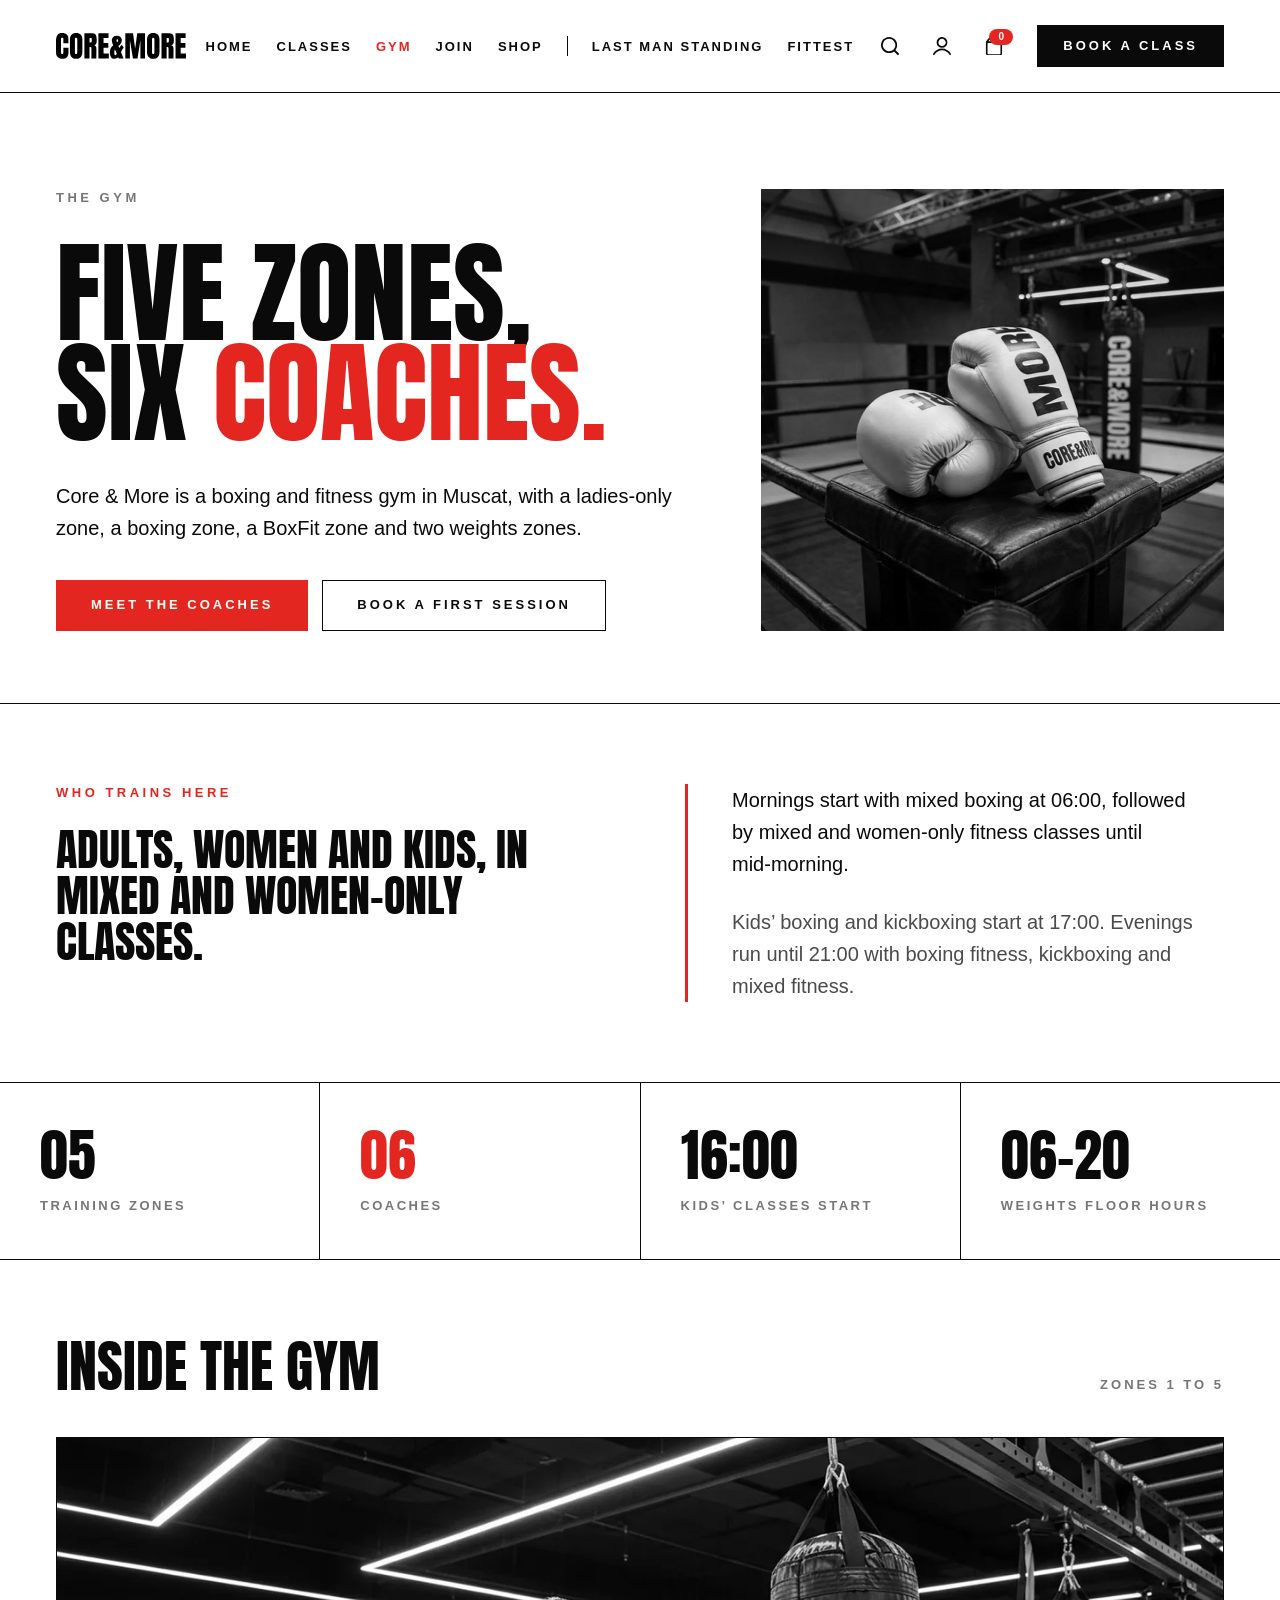
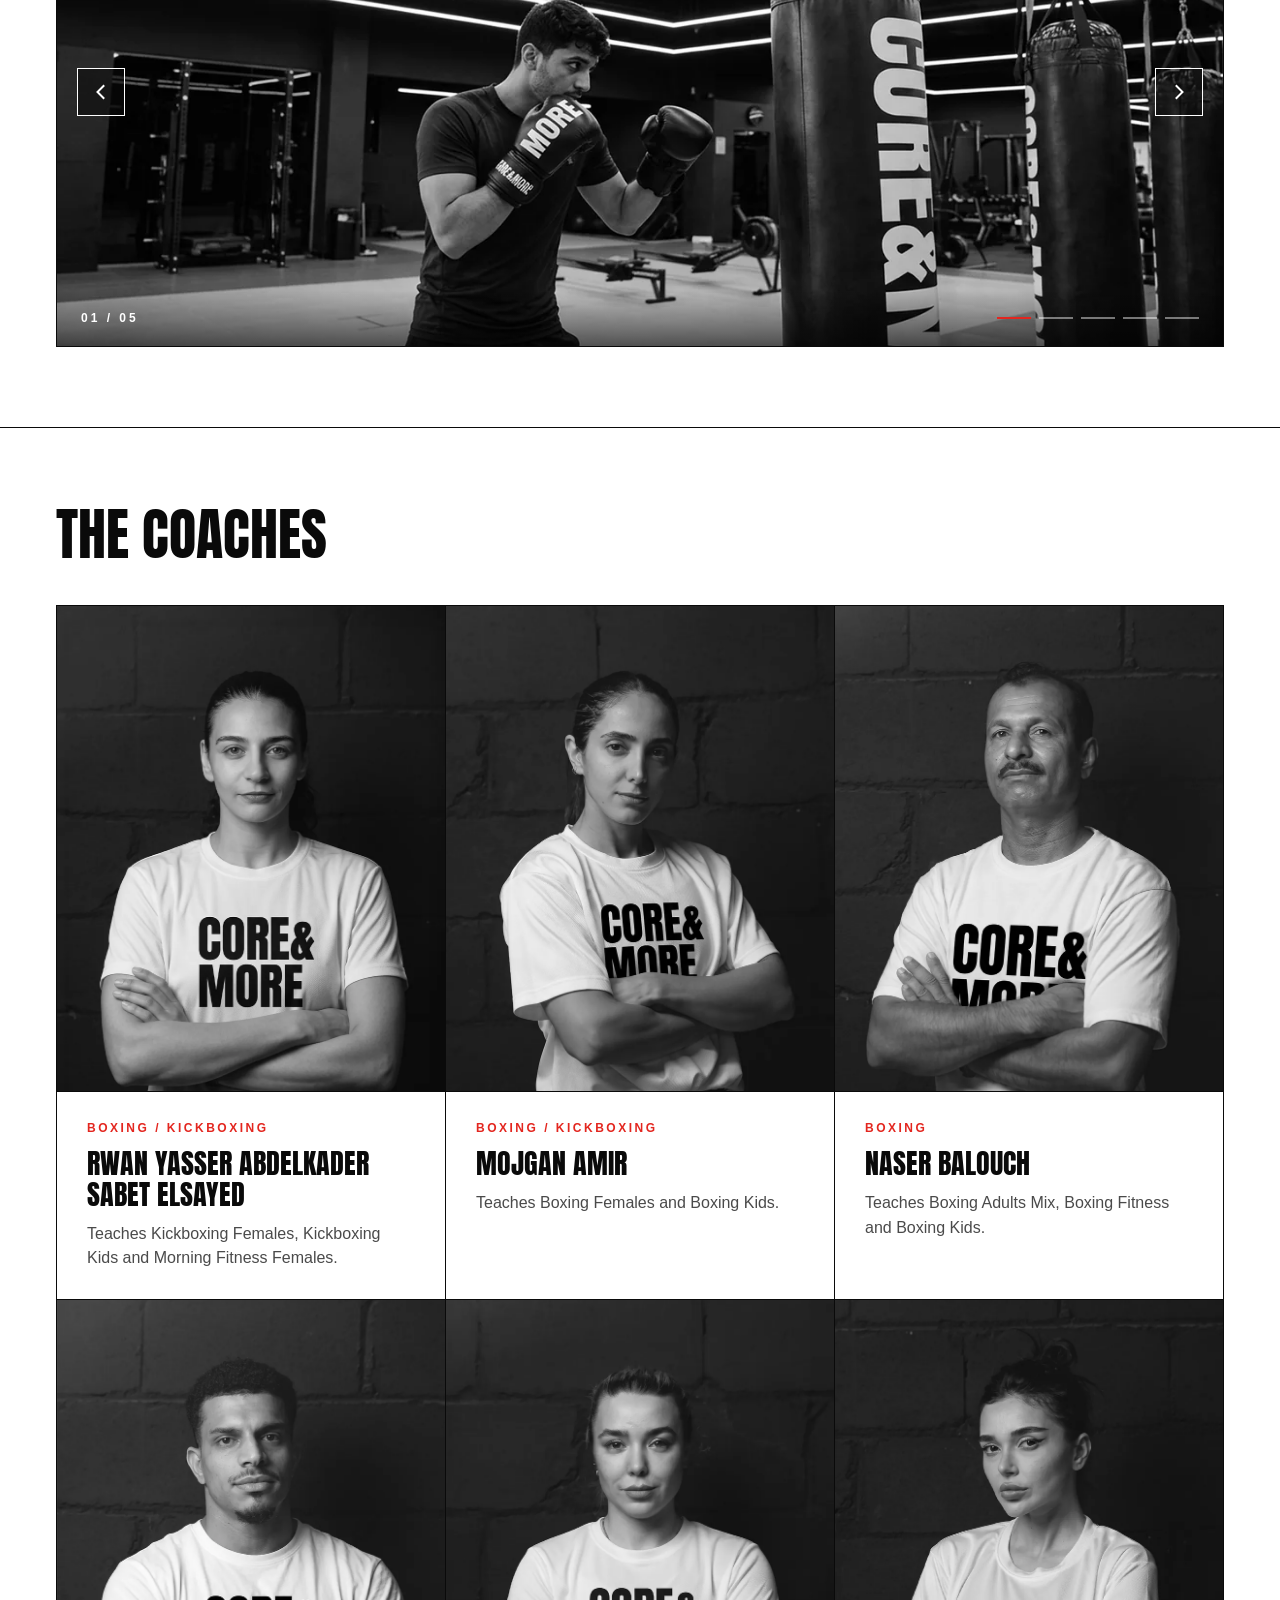
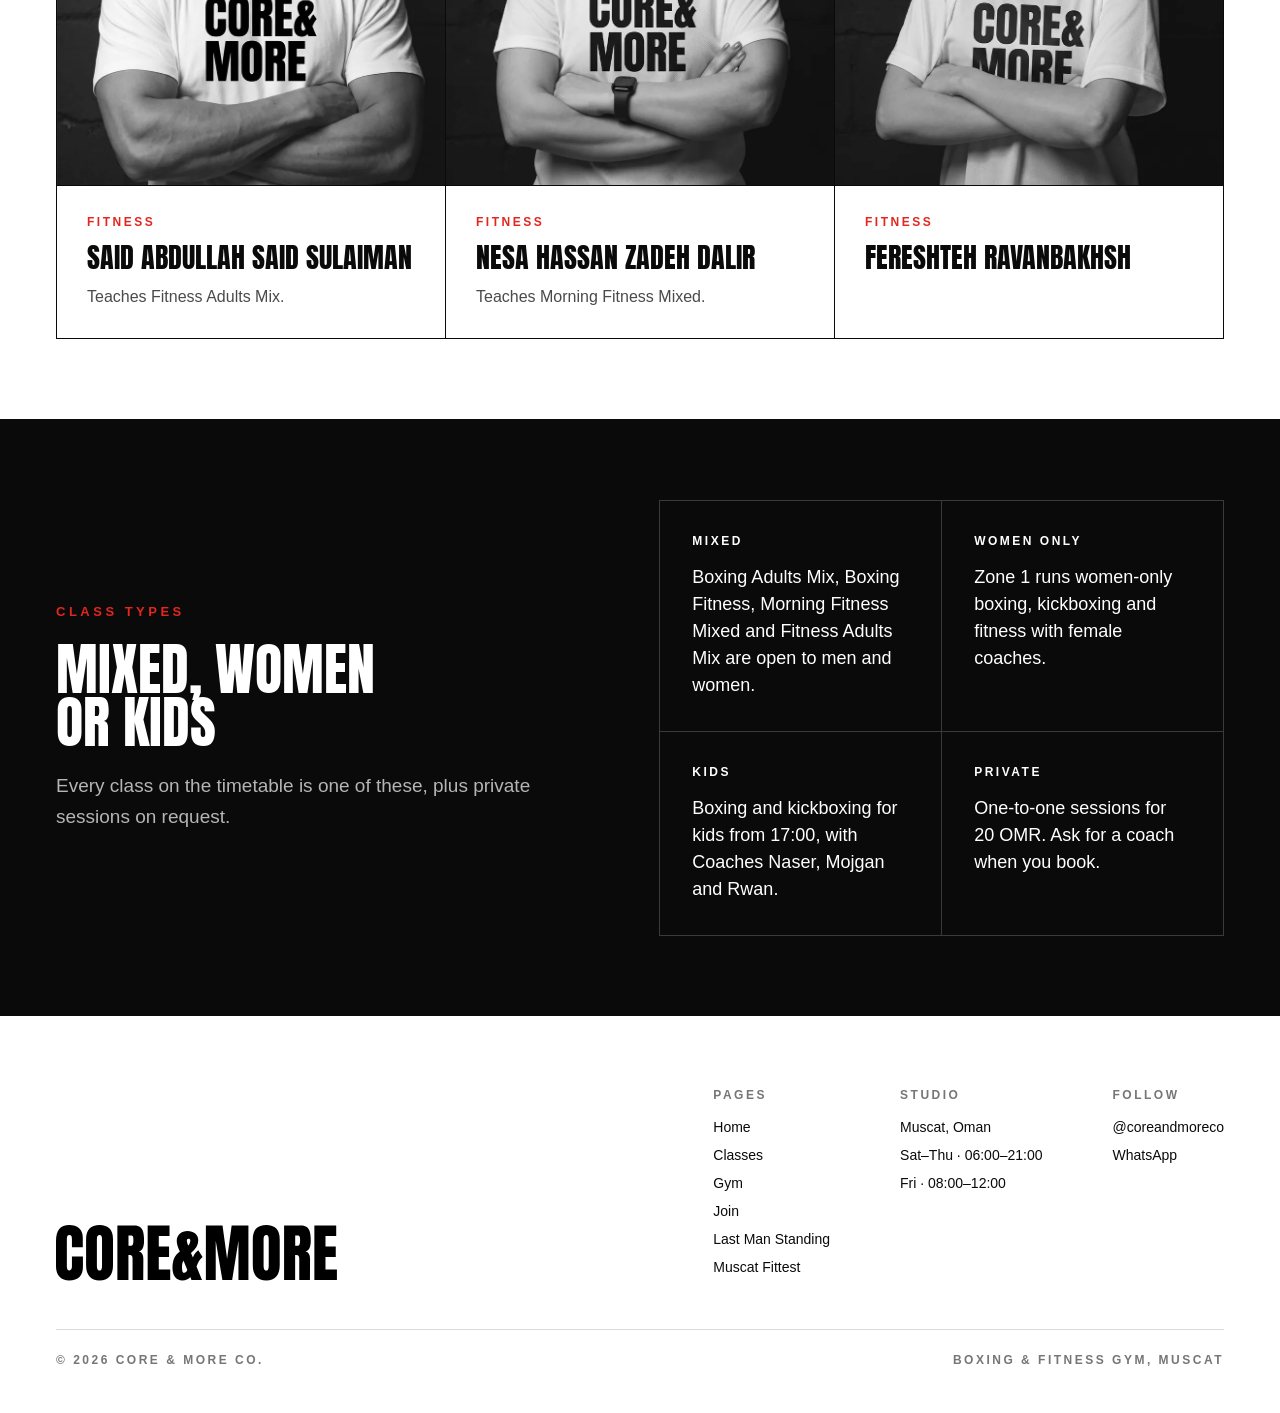
<file: studio.html>
<!doctype html>
<html lang="en">
<head>
<meta charset="utf-8">
<meta name="viewport" content="width=device-width, initial-scale=1">
<title>The Gym &amp; Coaches | Core &amp; More Co.</title>
<meta name="description" content="Five training zones and six boxing, kickboxing and fitness coaches at Core &amp; More, Muscat.">
<meta name="theme-color" content="#e3261f">
<link rel="icon" href="assets/favicon.svg" type="image/svg+xml">
<link rel="preconnect" href="https://fonts.googleapis.com">
<link rel="preconnect" href="https://fonts.gstatic.com" crossorigin>
<link href="https://fonts.googleapis.com/css2?family=Anton&display=swap" rel="stylesheet">
<link rel="stylesheet" href="assets/core-more.css">
<link rel="stylesheet" href="assets/site.css">
</head>
<body class="cm-layout">
<a class="cm-skip-link" href="#MainContent">Skip to content</a>
<header class="cm-header">
  <a class="cm-header__logo" href="index.html" aria-label="Core &amp; More Co. home"><img src="assets/core-more-logo.svg" width="132" height="26" alt="Core &amp; More Co."></a>
  <nav class="cm-nav" aria-label="Main"><a class="cm-nav__link" href="index.html">Home</a><a class="cm-nav__link" href="classes.html">Classes</a><a class="cm-nav__link is-active" href="studio.html" aria-current="page">Gym</a><a class="cm-nav__link" href="join.html">Join</a><a class="cm-nav__link" href="shop.html">Shop</a><span class="cm-nav__divider" aria-hidden="true"></span><a class="cm-nav__link" href="lms.html">Last Man Standing</a><a class="cm-nav__link" href="fittest.html">FITTEST</a></nav>
  <div class="cm-header__actions">
    <label class="cm-header__search-field"><span class="cm-sr-only">Search</span><svg width="18" height="18" viewBox="0 0 16 16" aria-hidden="true"><path fill="currentColor" d="M15.718 14.503 12.8 11.603c.47-.656.847-1.31 1.13-2.06.282-.748.376-1.59.376-2.432 0-1.03-.188-1.965-.565-2.807-.376-.842-.847-1.59-1.506-2.246-.659-.654-1.412-1.122-2.259-1.497C9.13.187 8.188 0 7.153 0 6.212 0 5.27.187 4.329.561c-.847.375-1.6.843-2.258 1.497-.66.655-1.13 1.404-1.506 2.34C.188 5.24 0 6.175 0 7.205c0 .935.188 1.871.565 2.807.376.842.847 1.59 1.506 2.246.659.655 1.412 1.123 2.258 1.497.941.374 1.883.561 2.824.561.847 0 1.6-.093 2.353-.374.753-.28 1.412-.655 2.07-1.123l2.918 2.9a.776.776 0 0 0 .565.281.776.776 0 0 0 .565-.28.766.766 0 0 0 .094-1.217ZM7.153 12.7c-.753 0-1.506-.188-2.165-.468A5.52 5.52 0 0 1 3.2 10.947 5.993 5.993 0 0 1 1.976 9.17C1.694 8.608 1.6 7.953 1.6 7.205c0-.749.188-1.497.47-2.152.283-.749.66-1.31 1.13-1.872.565-.468 1.13-.842 1.788-1.123.66-.28 1.412-.467 2.165-.467.753 0 1.506.187 2.165.467.658.281 1.317.655 1.788 1.217.47.468.847 1.123 1.223 1.778.283.655.471 1.31.471 2.152 0 .748-.188 1.497-.47 2.152a8.78 8.78 0 0 1-1.13 1.684l-.094.095c-.47.467-1.035.842-1.788 1.122-.66.281-1.412.375-2.165.375Z"/></svg><input type="search" placeholder="I'm looking for…" autocomplete="off" data-search-open data-search-inline></label>
    <button class="cm-header__icon cm-header__search-btn" type="button" aria-label="Search" aria-expanded="false" aria-controls="cm-search" data-search-open><svg width="18" height="18" viewBox="0 0 16 16" aria-hidden="true"><path fill="currentColor" d="M15.718 14.503 12.8 11.603c.47-.656.847-1.31 1.13-2.06.282-.748.376-1.59.376-2.432 0-1.03-.188-1.965-.565-2.807-.376-.842-.847-1.59-1.506-2.246-.659-.654-1.412-1.122-2.259-1.497C9.13.187 8.188 0 7.153 0 6.212 0 5.27.187 4.329.561c-.847.375-1.6.843-2.258 1.497-.66.655-1.13 1.404-1.506 2.34C.188 5.24 0 6.175 0 7.205c0 .935.188 1.871.565 2.807.376.842.847 1.59 1.506 2.246.659.655 1.412 1.123 2.258 1.497.941.374 1.883.561 2.824.561.847 0 1.6-.093 2.353-.374.753-.28 1.412-.655 2.07-1.123l2.918 2.9a.776.776 0 0 0 .565.281.776.776 0 0 0 .565-.28.766.766 0 0 0 .094-1.217ZM7.153 12.7c-.753 0-1.506-.188-2.165-.468A5.52 5.52 0 0 1 3.2 10.947 5.993 5.993 0 0 1 1.976 9.17C1.694 8.608 1.6 7.953 1.6 7.205c0-.749.188-1.497.47-2.152.283-.749.66-1.31 1.13-1.872.565-.468 1.13-.842 1.788-1.123.66-.28 1.412-.467 2.165-.467.753 0 1.506.187 2.165.467.658.281 1.317.655 1.788 1.217.47.468.847 1.123 1.223 1.778.283.655.471 1.31.471 2.152 0 .748-.188 1.497-.47 2.152a8.78 8.78 0 0 1-1.13 1.684l-.094.095c-.47.467-1.035.842-1.788 1.122-.66.281-1.412.375-2.165.375Z"/></svg></button>
    <a class="cm-header__icon cm-header__account" href="https://coreandmoreco.myshopify.com/account" target="_blank" rel="noopener" aria-label="Account (opens Shopify)"><svg width="18" height="18" viewBox="0 0 16 16" aria-hidden="true"><path fill="currentColor" d="M15.899 14.84a9.143 9.143 0 0 0-3.35-3.292 9.203 9.203 0 0 0-9.101 0 9.143 9.143 0 0 0-3.35 3.293.773.773 0 0 0 .067.855c.064.08.145.146.238.193a.784.784 0 0 0 .39.101.737.737 0 0 0 .671-.373 7.57 7.57 0 0 1 2.774-2.727 7.619 7.619 0 0 1 7.537 0 7.57 7.57 0 0 1 2.773 2.727.78.78 0 0 0 1.062.28.716.716 0 0 0 .36-.458.772.772 0 0 0-.071-.598ZM8 9.6a4.777 4.777 0 0 0 3.363-1.387A4.866 4.866 0 0 0 12.8 4.844a4.867 4.867 0 0 0-1.406-3.425A4.778 4.778 0 0 0 8 0C6.727 0 5.506.51 4.606 1.419A4.867 4.867 0 0 0 3.2 4.844a4.866 4.866 0 0 0 1.436 3.369A4.777 4.777 0 0 0 8 9.6ZM4.8 4.844c0-.856.337-1.678.937-2.283A3.185 3.185 0 0 1 8 1.615c.848 0 1.662.34 2.262.946a3.245 3.245 0 0 1 0 4.567c-.6.606-1.414.946-2.262.946-.849 0-1.663-.34-2.263-.946A3.245 3.245 0 0 1 4.8 4.844Z"/></svg></a>
    <button class="cm-header__icon cm-header__cart" type="button" aria-label="Cart" aria-controls="cm-cart" data-drawer-open="cm-cart"><svg width="18" height="18" viewBox="0 0 12 13" aria-hidden="true"><path fill="currentColor" d="m10.088 3.09-.875-1.176H2.787L1.912 3.09h8.176Zm1.627.219v.013h.014c.027.055.05.11.068.164a.392.392 0 0 1 .04.178v8.176c0 .237-.05.465-.15.683-.09.21-.214.392-.369.547a1.613 1.613 0 0 1-.56.383 1.66 1.66 0 0 1-.67.137H1.912c-.237 0-.465-.05-.683-.15a1.754 1.754 0 0 1-.547-.37 1.647 1.647 0 0 1-.383-.547 1.76 1.76 0 0 1-.137-.683V3.664a.78.78 0 0 1 .055-.246l.027-.055a.214.214 0 0 0 .041-.054L2.035.984A.513.513 0 0 1 2.24.82.527.527 0 0 1 2.5.752h7c.091 0 .178.023.26.068.082.037.15.091.205.164l1.75 2.325Zm-10.377.943v7.588c0 .073.014.146.04.219a.532.532 0 0 0 .315.314.618.618 0 0 0 .22.041h8.175a.55.55 0 0 0 .219-.041.53.53 0 0 0 .314-.314.62.62 0 0 0 .041-.22V4.253H1.338Z"/></svg><span class="cm-header__count" data-cart-count>0</span></button>
    <a class="cm-header__cta" href="join.html">Book a class</a>
    <button class="cm-menu-toggle" type="button" aria-expanded="false" aria-controls="cm-mobile-menu"><span class="cm-sr-only">Menu</span><span></span><span></span></button>
  </div>
  <nav class="cm-mobile-menu" id="cm-mobile-menu" aria-label="Mobile"><a href="index.html">Home</a><a href="classes.html">Classes</a><a href="studio.html" class="is-active">Gym</a><a href="join.html">Join</a><a href="shop.html">Shop</a><a href="lms.html">Last Man Standing</a><a href="fittest.html">FITTEST</a><a href="https://coreandmoreco.myshopify.com/account" target="_blank" rel="noopener">Login / Register ↗</a><a class="cm-mobile-menu__cta" href="join.html">Book a class</a></nav>
</header>
<main id="MainContent" role="main" tabindex="-1">
<div class="cm-site cm-studio">
  <section class="cm-home-hero cm-page-hero--split">
    <div class="cm-home-hero__content">
      <span class="cm-kicker">The gym</span>
      <h1 class="cm-display">Five zones,<br>six <span class="cm-red">coaches.</span></h1>
      <p class="cm-home-hero__copy">Core &amp; More is a boxing and fitness gym in Muscat, with a ladies-only zone, a boxing zone, a BoxFit zone and two weights zones.</p>
      <div class="cm-home-hero__buttons">
        <a class="cm-button cm-button--red" href="#coaches">Meet the coaches</a>
        <a class="cm-button cm-button--outline" href="join.html#cm-form-check">Book a first session</a>
      </div>
    </div>
    <div class="cm-home-hero__visual"><img class="cm-home-hero__image" src="assets/studio/hero-gloves.webp" alt="A pair of Core &amp; More boxing gloves resting on the corner post of the ring" width="993" height="1080" loading="eager" style="object-position:50% 56%"></div>
  </section>

  <section class="cm-purpose">
    <div class="cm-purpose__statement">
      <span class="cm-kicker cm-kicker--red">Who trains here</span>
      <p class="cm-display cm-purpose__title">Adults, women and kids, in mixed and women-only classes.</p>
    </div>
    <div class="cm-purpose__copy">
      <p>Mornings start with mixed boxing at 06:00, followed by mixed and women-only fitness classes until mid-morning.</p>
      <p class="cm-purpose__muted">Kids’ boxing and kickboxing start at 17:00. Evenings run until 21:00 with boxing fitness, kickboxing and mixed fitness.</p>
    </div>
  </section>

  <section class="cm-studio-stats" aria-label="The gym in numbers">
    <div class="cm-studio-stat">
      <span class="cm-display cm-studio-stat__value">05</span>
      <span class="cm-studio-stat__label">Training zones</span>
    </div>
    <div class="cm-studio-stat">
      <span class="cm-display cm-studio-stat__value cm-red">06</span>
      <span class="cm-studio-stat__label">Coaches</span>
    </div>
    <div class="cm-studio-stat">
      <span class="cm-display cm-studio-stat__value">17:00</span>
      <span class="cm-studio-stat__label">Kids’ classes start</span>
    </div>
    <div class="cm-studio-stat">
      <span class="cm-display cm-studio-stat__value">06–22</span>
      <span class="cm-studio-stat__label">Weights floor hours</span>
    </div>
  </section>

  <section class="cm-room">
    <div class="cm-section-heading-row cm-room__heading">
      <h2 class="cm-display cm-section-title cm-section-title--small">Inside the gym</h2>
      <span class="cm-kicker cm-room__note">Zones 1 to 5</span>
    </div>

    <div class="cm-gallery" aria-roledescription="carousel" aria-label="Photos of the gym" data-gallery data-interval="5000">
      <div class="cm-gallery__track" aria-live="off">
        <figure class="cm-gallery__slide is-active" role="group" aria-roledescription="slide" aria-label="1 of 5"><img src="assets/studio/gym-1.webp" alt="Shadow boxing beside the heavy bags" style="object-position:50% 50%" loading="lazy"></figure>
        <figure class="cm-gallery__slide" role="group" aria-roledescription="slide" aria-label="2 of 5" aria-hidden="true"><img src="assets/studio/gym-2.webp" alt="Gloves resting on a corner of the ring" style="object-position:50% 55%" loading="lazy"></figure>
        <figure class="cm-gallery__slide" role="group" aria-roledescription="slide" aria-label="3 of 5" aria-hidden="true"><img src="assets/studio/gym-3.webp" alt="A coach pulls on his gloves in front of the heavy bags" style="object-position:50% 14%" loading="lazy"></figure>
        <figure class="cm-gallery__slide" role="group" aria-roledescription="slide" aria-label="4 of 5" aria-hidden="true"><img src="assets/home/hero-boxer.webp" alt="A boxer throws a jab with the ring behind him" style="object-position:50% 35%" loading="lazy"></figure>
        <figure class="cm-gallery__slide" role="group" aria-roledescription="slide" aria-label="5 of 5" aria-hidden="true"><img src="assets/classes-banner.webp" alt="Heavy-bag work in the boxing zone" style="object-position:58% 40%" loading="lazy"></figure>
      </div>
      <button class="cm-gallery__arrow cm-gallery__arrow--prev" type="button" aria-label="Previous photo" data-gallery-prev><svg width="18" height="18" viewBox="0 0 18 18" aria-hidden="true"><path fill="none" stroke="currentColor" stroke-width="1.8" d="M11.5 3 5.5 9l6 6"/></svg></button>
      <button class="cm-gallery__arrow cm-gallery__arrow--next" type="button" aria-label="Next photo" data-gallery-next><svg width="18" height="18" viewBox="0 0 18 18" aria-hidden="true"><path fill="none" stroke="currentColor" stroke-width="1.8" d="m6.5 3 6 6-6 6"/></svg></button>
      <div class="cm-gallery__bar">
        <span class="cm-gallery__count" data-gallery-count>01 / 05</span>
        <div class="cm-gallery__dots" role="group" aria-label="Choose photo"><button class="cm-gallery__dot is-active" type="button" aria-label="Show photo 1" aria-current="true" data-gallery-dot="0"></button><button class="cm-gallery__dot" type="button" aria-label="Show photo 2" aria-current="false" data-gallery-dot="1"></button><button class="cm-gallery__dot" type="button" aria-label="Show photo 3" aria-current="false" data-gallery-dot="2"></button><button class="cm-gallery__dot" type="button" aria-label="Show photo 4" aria-current="false" data-gallery-dot="3"></button><button class="cm-gallery__dot" type="button" aria-label="Show photo 5" aria-current="false" data-gallery-dot="4"></button></div>
      </div>
    </div>
  </section>

  <section class="cm-coaches" id="coaches">
    <h2 class="cm-display cm-section-title cm-section-title--small cm-coaches__title">The coaches</h2>
    <div class="cm-week__grid cm-coaches__teasers">
      <article class="cm-class-teaser"><div class="cm-coach-media"><img class="cm-coach-media__before" src="assets/coaches/before/rwan.webp" alt="Coach Rwan Yasser Abdelkader Sabet Elsayed" width="800" height="1200" loading="lazy"><img class="cm-coach-media__after" src="assets/coaches/after/rwan.webp" alt="" aria-hidden="true" width="800" height="1200" loading="lazy"></div><div class="cm-class-teaser__content">
          <span class="cm-class-teaser__meta">Boxing / Kickboxing</span>
          <h3 class="cm-display cm-class-teaser__title">Rwan Yasser Abdelkader Sabet Elsayed</h3>
          <p class="cm-class-teaser__copy">Teaches Kickboxing Females, Kickboxing Kids and Morning Fitness Females.</p>
        </div>
      </article>
      <article class="cm-class-teaser"><div class="cm-coach-media"><img class="cm-coach-media__before" src="assets/coaches/before/mojgan.webp" alt="Coach Mojgan Amir" width="800" height="1200" loading="lazy"><img class="cm-coach-media__after" src="assets/coaches/after/mojgan.webp" alt="" aria-hidden="true" width="800" height="1200" loading="lazy"></div><div class="cm-class-teaser__content">
          <span class="cm-class-teaser__meta">Boxing / Kickboxing</span>
          <h3 class="cm-display cm-class-teaser__title">Mojgan Amir</h3>
          <p class="cm-class-teaser__copy">Teaches Boxing Females and Boxing Kids.</p>
        </div>
      </article>
      <article class="cm-class-teaser"><div class="cm-coach-media"><img class="cm-coach-media__before" src="assets/coaches/before/naser.webp" alt="Coach Naser Balouch" width="800" height="1200" loading="lazy"><img class="cm-coach-media__after" src="assets/coaches/after/naser.webp" alt="" aria-hidden="true" width="800" height="1200" loading="lazy"></div><div class="cm-class-teaser__content">
          <span class="cm-class-teaser__meta">Boxing</span>
          <h3 class="cm-display cm-class-teaser__title">Naser Balouch</h3>
          <p class="cm-class-teaser__copy">Teaches Boxing Adults Mix, Boxing Fitness and Boxing Kids.</p>
        </div>
      </article>
      <article class="cm-class-teaser"><div class="cm-coach-media"><img class="cm-coach-media__before" src="assets/coaches/before/said.webp" alt="Coach Said Abdullah Said Sulaiman" width="800" height="1200" loading="lazy"><img class="cm-coach-media__after" src="assets/coaches/after/said.webp" alt="" aria-hidden="true" width="800" height="1200" loading="lazy"></div><div class="cm-class-teaser__content">
          <span class="cm-class-teaser__meta">Fitness</span>
          <h3 class="cm-display cm-class-teaser__title">Said Abdullah Said Sulaiman</h3>
          <p class="cm-class-teaser__copy">Teaches Fitness Adults Mix.</p>
        </div>
      </article>
      <article class="cm-class-teaser"><div class="cm-coach-media"><img class="cm-coach-media__before" src="assets/coaches/before/nesa.webp" alt="Coach Nesa Hassan Zadeh Dalir" width="800" height="1200" loading="lazy"><img class="cm-coach-media__after" src="assets/coaches/after/nesa.webp" alt="" aria-hidden="true" width="800" height="1200" loading="lazy"></div><div class="cm-class-teaser__content">
          <span class="cm-class-teaser__meta">Fitness</span>
          <h3 class="cm-display cm-class-teaser__title">Nesa Hassan Zadeh Dalir</h3>
          <p class="cm-class-teaser__copy">Teaches Morning Fitness Mixed.</p>
        </div>
      </article>
      <article class="cm-class-teaser"><div class="cm-coach-media"><img class="cm-coach-media__before" src="assets/coaches/before/fereshteh.webp" alt="Coach Fereshteh Ravanbakhsh" width="800" height="1200" loading="lazy"><img class="cm-coach-media__after" src="assets/coaches/after/fereshteh.webp" alt="" aria-hidden="true" width="800" height="1200" loading="lazy"></div><div class="cm-class-teaser__content">
          <span class="cm-class-teaser__meta">Fitness</span>
          <h3 class="cm-display cm-class-teaser__title">Fereshteh Ravanbakhsh</h3>
          
        </div>
      </article>
    </div>
  </section>

  <section class="cm-coaching">
    <div class="cm-coaching__content">
      <span class="cm-kicker cm-kicker--red">Class types</span>
      <h2 class="cm-display cm-section-title cm-section-title--small">Mixed, women<br>or kids</h2>
      <p class="cm-coaching__copy">Every class on the timetable is one of these, plus private sessions on request.</p>
    </div>
    <div class="cm-cues">
      <div class="cm-cue">
        <span class="cm-cue__label">Mixed</span>
        <p class="cm-cue__quote">Boxing Adults Mix, Boxing Fitness, Morning Fitness Mixed and Fitness Adults Mix are open to men and women.</p>
      </div>
      <div class="cm-cue">
        <span class="cm-cue__label">Women only</span>
        <p class="cm-cue__quote">Zone 1 runs women-only boxing, kickboxing and fitness with female coaches.</p>
      </div>
      <div class="cm-cue">
        <span class="cm-cue__label">Kids</span>
        <p class="cm-cue__quote">Boxing and kickboxing for kids from 17:00, with Coaches Naser, Mojgan and Rwan.</p>
      </div>
      <div class="cm-cue">
        <span class="cm-cue__label">Private</span>
        <p class="cm-cue__quote">One-to-one sessions for 20 OMR. Ask for a coach when you book.</p>
      </div>
    </div>
  </section>
</div>

</main>
<footer class="cm-footer">
  <div class="cm-footer__top">
    <a class="cm-footer__logo" href="index.html" aria-label="Core &amp; More Co. home"><img src="assets/core-more-logo.svg" alt="Core &amp; More Co." width="702" height="140" loading="lazy"></a>
    <div class="cm-footer__links">
      <div class="cm-footer__column">
        <span class="cm-footer__label">Pages</span><a href="index.html">Home</a>
          <a href="classes.html">Classes</a>
          <a href="studio.html">Gym</a>
          <a href="join.html">Join</a>
          <a href="lms.html">Last Man Standing</a><a href="fittest.html">Muscat Fittest</a></div><div class="cm-footer__column">
          <span class="cm-footer__label">Studio</span><span>Muscat, Oman</span><span>Sat–Thu · 06:00–21:00</span><span>Fri · 08:00–12:00</span></div><div class="cm-footer__column">
        <span class="cm-footer__label">Follow</span><a href="https://www.instagram.com/coreandmoreco/" rel="noopener" target="_blank">@coreandmoreco</a><a href="https://wa.me/96892366393" rel="noopener" target="_blank">WhatsApp</a></div>
    </div>
  </div>
  <div class="cm-footer__bottom">
    <span>© 2026 Core &amp; More Co.</span>
    <span>Boxing &amp; fitness gym, Muscat</span>
  </div>
</footer>
<div class="cm-overlay" data-overlay hidden></div>
<div class="cm-search" id="cm-search" role="dialog" aria-modal="true" aria-label="Search" hidden>
  <form class="cm-search__form" role="search" action="shop.html" data-search-form>
    <svg width="18" height="18" viewBox="0 0 16 16" aria-hidden="true"><path fill="currentColor" d="M15.718 14.503 12.8 11.603c.47-.656.847-1.31 1.13-2.06.282-.748.376-1.59.376-2.432 0-1.03-.188-1.965-.565-2.807-.376-.842-.847-1.59-1.506-2.246-.659-.654-1.412-1.122-2.259-1.497C9.13.187 8.188 0 7.153 0 6.212 0 5.27.187 4.329.561c-.847.375-1.6.843-2.258 1.497-.66.655-1.13 1.404-1.506 2.34C.188 5.24 0 6.175 0 7.205c0 .935.188 1.871.565 2.807.376.842.847 1.59 1.506 2.246.659.655 1.412 1.123 2.258 1.497.941.374 1.883.561 2.824.561.847 0 1.6-.093 2.353-.374.753-.28 1.412-.655 2.07-1.123l2.918 2.9a.776.776 0 0 0 .565.281.776.776 0 0 0 .565-.28.766.766 0 0 0 .094-1.217ZM7.153 12.7c-.753 0-1.506-.188-2.165-.468A5.52 5.52 0 0 1 3.2 10.947 5.993 5.993 0 0 1 1.976 9.17C1.694 8.608 1.6 7.953 1.6 7.205c0-.749.188-1.497.47-2.152.283-.749.66-1.31 1.13-1.872.565-.468 1.13-.842 1.788-1.123.66-.28 1.412-.467 2.165-.467.753 0 1.506.187 2.165.467.658.281 1.317.655 1.788 1.217.47.468.847 1.123 1.223 1.778.283.655.471 1.31.471 2.152 0 .748-.188 1.497-.47 2.152a8.78 8.78 0 0 1-1.13 1.684l-.094.095c-.47.467-1.035.842-1.788 1.122-.66.281-1.412.375-2.165.375Z"/></svg>
    <label class="cm-sr-only" for="cm-search-input">I'm looking for…</label>
    <input id="cm-search-input" type="search" name="q" placeholder="I'm looking for…" autocomplete="off" maxlength="128" data-search-input>
    <button class="cm-icon-btn" type="button" aria-label="Close search" data-search-close><svg width="18" height="18" viewBox="0 0 13 13" aria-hidden="true"><path fill="currentColor" d="M.28 1.57A.92.92 0 0 1 1.59.26L6.5 5.18 11.41.26a.92.92 0 1 1 1.31 1.31L7.8 6.49l4.92 4.92a.92.92 0 1 1-1.31 1.31L6.5 7.8l-4.91 4.92a.92.92 0 1 1-1.31-1.31L5.2 6.49Z"/></svg></button>
  </form>
  <div class="cm-search__body">
    <div class="cm-search__trending" data-search-trending>
      <h3 class="cm-search__title">Trending Search</h3>
      <div class="cm-search__chips"><button class="cm-search__chip" type="button" data-search-term="gloves">gloves</button><button class="cm-search__chip" type="button" data-search-term="shin guard">shin guard</button><button class="cm-search__chip" type="button" data-search-term="BJJ gi">BJJ gi</button><button class="cm-search__chip" type="button" data-search-term="timetable">timetable</button></div>
    </div>
    <div class="cm-search__results" data-search-results aria-live="polite"></div>
  </div>
</div>
<aside class="cm-drawer" id="cm-cart" role="dialog" aria-modal="true" aria-labelledby="cm-cart-title" hidden>
  <div class="cm-drawer__header"><h2 class="cm-drawer__title" id="cm-cart-title">Shopping Cart <span data-cart-count-label>(0)</span></h2>
    <button class="cm-icon-btn" type="button" aria-label="Close" data-drawer-close><svg width="18" height="18" viewBox="0 0 13 13" aria-hidden="true"><path fill="currentColor" d="M.28 1.57A.92.92 0 0 1 1.59.26L6.5 5.18 11.41.26a.92.92 0 1 1 1.31 1.31L7.8 6.49l4.92 4.92a.92.92 0 1 1-1.31 1.31L6.5 7.8l-4.91 4.92a.92.92 0 1 1-1.31-1.31L5.2 6.49Z"/></svg></button></div>
  <div class="cm-drawer__body cm-drawer__empty">
    <svg width="70" height="78" viewBox="0 0 12 13" aria-hidden="true" class="cm-drawer__empty-icon"><path fill="currentColor" d="m10.088 3.09-.875-1.176H2.787L1.912 3.09h8.176Zm1.627.219v.013h.014c.027.055.05.11.068.164a.392.392 0 0 1 .04.178v8.176c0 .237-.05.465-.15.683-.09.21-.214.392-.369.547a1.613 1.613 0 0 1-.56.383 1.66 1.66 0 0 1-.67.137H1.912c-.237 0-.465-.05-.683-.15a1.754 1.754 0 0 1-.547-.37 1.647 1.647 0 0 1-.383-.547 1.76 1.76 0 0 1-.137-.683V3.664a.78.78 0 0 1 .055-.246l.027-.055a.214.214 0 0 0 .041-.054L2.035.984A.513.513 0 0 1 2.24.82.527.527 0 0 1 2.5.752h7c.091 0 .178.023.26.068.082.037.15.091.205.164l1.75 2.325Zm-10.377.943v7.588c0 .073.014.146.04.219a.532.532 0 0 0 .315.314.618.618 0 0 0 .22.041h8.175a.55.55 0 0 0 .219-.041.53.53 0 0 0 .314-.314.62.62 0 0 0 .041-.22V4.253H1.338Z"/></svg>
    <p class="cm-drawer__empty-title">Your cart is empty.</p>
    <p>Gloves, wraps, shin guards and BJJ gear are in the shop.</p>
    <a class="cm-button cm-button--black" href="shop.html">Continue Shopping</a>
  </div>
</aside>
<aside class="cm-drawer" id="cm-wishlist" role="dialog" aria-modal="true" aria-labelledby="cm-wishlist-title" hidden>
  <div class="cm-drawer__header"><h2 class="cm-drawer__title" id="cm-wishlist-title">Wishlist <span data-wishlist-count-label>(0)</span></h2>
    <button class="cm-icon-btn" type="button" aria-label="Close" data-drawer-close><svg width="18" height="18" viewBox="0 0 13 13" aria-hidden="true"><path fill="currentColor" d="M.28 1.57A.92.92 0 0 1 1.59.26L6.5 5.18 11.41.26a.92.92 0 1 1 1.31 1.31L7.8 6.49l4.92 4.92a.92.92 0 1 1-1.31 1.31L6.5 7.8l-4.91 4.92a.92.92 0 1 1-1.31-1.31L5.2 6.49Z"/></svg></button></div>
  <div class="cm-drawer__body" data-wishlist-list></div>
</aside>
<button class="cm-to-top" type="button" aria-label="Back to top" data-to-top hidden><svg width="18" height="18" viewBox="0 0 18 18" aria-hidden="true"><path fill="none" stroke="currentColor" stroke-width="2" stroke-linecap="square" d="M9 15V3.5M3.5 9 9 3.5 14.5 9"/></svg></button>
<nav class="cm-mobile-bar" aria-label="Quick links">
  <a class="cm-mobile-bar__item" href="index.html"><span class="cm-mobile-bar__icon"><svg width="18" height="18" viewBox="0 0 18 18" aria-hidden="true"><path fill="none" stroke="currentColor" stroke-width="1.5" stroke-linejoin="round" d="M2 7.5 9 1.8l7 5.7V16H11.2v-4.6H6.8V16H2Z"/></svg></span><span>Home</span></a>
  <a class="cm-mobile-bar__item" href="https://coreandmoreco.myshopify.com/account" target="_blank" rel="noopener"><span class="cm-mobile-bar__icon"><svg width="18" height="18" viewBox="0 0 16 16" aria-hidden="true"><path fill="currentColor" d="M15.899 14.84a9.143 9.143 0 0 0-3.35-3.292 9.203 9.203 0 0 0-9.101 0 9.143 9.143 0 0 0-3.35 3.293.773.773 0 0 0 .067.855c.064.08.145.146.238.193a.784.784 0 0 0 .39.101.737.737 0 0 0 .671-.373 7.57 7.57 0 0 1 2.774-2.727 7.619 7.619 0 0 1 7.537 0 7.57 7.57 0 0 1 2.773 2.727.78.78 0 0 0 1.062.28.716.716 0 0 0 .36-.458.772.772 0 0 0-.071-.598ZM8 9.6a4.777 4.777 0 0 0 3.363-1.387A4.866 4.866 0 0 0 12.8 4.844a4.867 4.867 0 0 0-1.406-3.425A4.778 4.778 0 0 0 8 0C6.727 0 5.506.51 4.606 1.419A4.867 4.867 0 0 0 3.2 4.844a4.866 4.866 0 0 0 1.436 3.369A4.777 4.777 0 0 0 8 9.6ZM4.8 4.844c0-.856.337-1.678.937-2.283A3.185 3.185 0 0 1 8 1.615c.848 0 1.662.34 2.262.946a3.245 3.245 0 0 1 0 4.567c-.6.606-1.414.946-2.262.946-.849 0-1.663-.34-2.263-.946A3.245 3.245 0 0 1 4.8 4.844Z"/></svg></span><span>Account</span></a>
  <a class="cm-mobile-bar__item" href="shop.html"><span class="cm-mobile-bar__icon"><svg width="18" height="18" viewBox="0 0 18 18" aria-hidden="true"><path fill="none" stroke="currentColor" stroke-width="1.5" d="M2 2h5.5v5.5H2Zm8.5 0H16v5.5h-5.5ZM2 10.5h5.5V16H2Zm8.5 0H16V16h-5.5Z"/></svg></span><span>Shop</span></a>
  <button class="cm-mobile-bar__item" type="button" data-drawer-open="cm-wishlist" aria-controls="cm-wishlist"><span class="cm-mobile-bar__icon"><svg width="18" height="18" viewBox="0 0 19 17" aria-hidden="true"><path fill="none" stroke="currentColor" stroke-width="1.5" d="M9.5 15.2 2.6 8.5A4.3 4.3 0 0 1 8.7 2.4l.8.8.8-.8a4.3 4.3 0 0 1 6.1 6.1Z"/></svg><span class="cm-badge" data-wishlist-count>0</span></span><span>Wishlist</span></button>
  <button class="cm-mobile-bar__item" type="button" data-drawer-open="cm-cart" aria-controls="cm-cart"><span class="cm-mobile-bar__icon"><svg width="18" height="18" viewBox="0 0 12 13" aria-hidden="true"><path fill="currentColor" d="m10.088 3.09-.875-1.176H2.787L1.912 3.09h8.176Zm1.627.219v.013h.014c.027.055.05.11.068.164a.392.392 0 0 1 .04.178v8.176c0 .237-.05.465-.15.683-.09.21-.214.392-.369.547a1.613 1.613 0 0 1-.56.383 1.66 1.66 0 0 1-.67.137H1.912c-.237 0-.465-.05-.683-.15a1.754 1.754 0 0 1-.547-.37 1.647 1.647 0 0 1-.383-.547 1.76 1.76 0 0 1-.137-.683V3.664a.78.78 0 0 1 .055-.246l.027-.055a.214.214 0 0 0 .041-.054L2.035.984A.513.513 0 0 1 2.24.82.527.527 0 0 1 2.5.752h7c.091 0 .178.023.26.068.082.037.15.091.205.164l1.75 2.325Zm-10.377.943v7.588c0 .073.014.146.04.219a.532.532 0 0 0 .315.314.618.618 0 0 0 .22.041h8.175a.55.55 0 0 0 .219-.041.53.53 0 0 0 .314-.314.62.62 0 0 0 .041-.22V4.253H1.338Z"/></svg><span class="cm-badge" data-cart-count>0</span></span><span>Cart</span></button>
</nav>
<script src="assets/products-data.js"></script>
<script src="assets/core-more.js"></script>
<script src="assets/site.js"></script>
<script src="assets/fx.js"></script>
<script src="assets/shell.js"></script>
<script src="assets/gallery.js"></script>
</body>
</html>
</file>
<file: assets/core-more.css>
:root{--cm-black: #0a0a0a;--cm-red: #e3261f;--cm-white: #ffffff;--cm-copy: #4a4a4a;--cm-muted: #767676;--cm-line: #dadada;--cm-dark-copy: #b5b5b5}html{scroll-behavior:smooth}body.cm-layout{margin:0;background:var(--cm-white)}.cm-layout #MainContent{outline:0}.cm-site,.cm-site *,.cm-site *:before,.cm-site *:after{box-sizing:border-box}.cm-site{min-width:0;min-height:100vh;overflow:clip;background:var(--cm-white);color:var(--cm-black);font-family:Helvetica Neue,Helvetica,Arial,sans-serif;font-size:16px;line-height:1.4;-webkit-font-smoothing:antialiased;text-rendering:optimizeLegibility}.cm-site h1,.cm-site h2,.cm-site h3,.cm-site p{margin:0}.cm-site a{color:inherit;text-decoration:none}.cm-site a,.cm-site button{transition:background-color .16s ease,border-color .16s ease,color .16s ease,opacity .16s ease}.cm-site :where(button,input,textarea){border-radius:0;font:inherit}.cm-site :where(button){color:inherit}.cm-site img{display:block;max-width:100%}.cm-site [hidden]{display:none!important}.cm-site :focus-visible,.cm-skip-link:focus-visible{outline:3px solid var(--cm-red);outline-offset:3px}.cm-skip-link{position:fixed;z-index:1000;top:12px;left:12px;padding:12px 18px;transform:translateY(-150%);background:var(--cm-black);color:var(--cm-white);font:700 13px/1 Helvetica Neue,Helvetica,Arial,sans-serif;letter-spacing:2px;text-decoration:none;text-transform:uppercase}.cm-skip-link:focus{transform:none}.cm-sr-only{position:absolute!important;width:1px!important;height:1px!important;padding:0!important;margin:-1px!important;overflow:hidden!important;clip:rect(0,0,0,0)!important;white-space:nowrap!important;border:0!important}.cm-display{font-family:Anton,Impact,sans-serif;font-weight:400;letter-spacing:0;text-transform:uppercase}.cm-kicker{color:var(--cm-muted);font-size:13px;font-weight:700;letter-spacing:3.5px;line-height:1.35;text-transform:uppercase}.cm-kicker--red,.cm-red{color:var(--cm-red)}.cm-button{display:inline-flex;align-items:center;justify-content:center;min-height:50px;padding:17px 34px;border:1px solid transparent;cursor:pointer;font-size:13px;font-weight:700;letter-spacing:3px;line-height:1.15;text-align:center;text-transform:uppercase}.cm-button--red{background:var(--cm-red);color:var(--cm-white)!important}.cm-button--red:hover{background:var(--cm-black)}.cm-button--black{background:var(--cm-black);color:var(--cm-white)!important}.cm-button--black:hover{background:var(--cm-red)}.cm-button--outline{border-color:var(--cm-black);background:var(--cm-white);color:var(--cm-black)!important}.cm-button--outline:hover{background:var(--cm-black);color:var(--cm-white)!important}.cm-button--white{background:var(--cm-white);color:var(--cm-black)!important}.cm-button--white:hover{background:var(--cm-black);color:var(--cm-white)!important}.cm-header{position:sticky;z-index:50;top:0;display:flex;align-items:center;justify-content:space-between;min-height:71px;padding:22px 56px;border-bottom:1px solid var(--cm-black);background:var(--cm-white)}.cm-header__logo,.cm-header__logo img{display:block;width:auto;height:26px}.cm-nav{display:flex;gap:38px;align-items:center}.cm-nav__link{font-size:13px;font-weight:700;letter-spacing:3px;line-height:1;text-transform:uppercase}.cm-nav__link:hover,.cm-nav__link.is-active{color:var(--cm-red)}.cm-header__cta{padding:14px 26px;background:var(--cm-black);color:var(--cm-white)!important;font-size:13px;font-weight:700;letter-spacing:3px;line-height:1.1;text-transform:uppercase}.cm-header__cta:hover{background:var(--cm-red)}.cm-menu-toggle,.cm-mobile-menu{display:none}.cm-page-hero{display:grid;grid-template-columns:1.3fr 1fr;gap:80px;align-items:end;padding:80px 56px 64px;border-bottom:1px solid var(--cm-black)}.cm-page-hero__title-wrap{display:flex;flex-direction:column;gap:26px}.cm-page-hero h1{font-size:96px;line-height:.9}.cm-page-hero__copy{margin-bottom:10px!important;color:var(--cm-copy);font-size:19px;line-height:1.6}.cm-section-title{font-size:64px;line-height:.95;color:var(--cm-black)}.cm-start .cm-section-title,.cm-coaching .cm-section-title{color:var(--cm-white)}.cm-section-title--small{font-size:56px}.cm-section-heading-row{display:flex;gap:60px;align-items:flex-end;justify-content:space-between}.cm-home-hero{display:grid;grid-template-columns:1.35fr 1fr;gap:80px;align-items:end;padding:96px 56px 72px;border-bottom:1px solid var(--cm-black);animation:cm-rise .7s ease-out both}@keyframes cm-rise{0%{opacity:0;transform:translateY(18px)}to{opacity:1;transform:none}}.cm-home-hero__content{display:flex;flex-direction:column;gap:36px}.cm-home-hero h1{font-size:112px;line-height:.9}.cm-home-hero__copy{max-width:620px;font-size:20px;line-height:1.6;text-wrap:pretty}.cm-home-hero__buttons{display:flex;gap:14px;align-items:stretch}.cm-home-hero__visual{display:flex;flex-direction:column;gap:22px}.cm-home-hero__image{width:100%;height:420px;object-fit:cover;object-position:70% 30%;filter:grayscale(1)}.cm-figures{display:flex;gap:14px;align-items:flex-end;justify-content:flex-end;min-height:99px}.cm-person{display:flex;flex-direction:column;gap:7px;align-items:center}.cm-person__head,.cm-person__body{display:block;width:26px;background:var(--cm-black)}.cm-person__head{height:26px;border-radius:50%}.cm-person__body{height:var(--cm-person-height, 64px);border-radius:13px}.cm-person--red .cm-person__head,.cm-person--red .cm-person__body{background:var(--cm-red)}.cm-person--white .cm-person__head,.cm-person--white .cm-person__body{background:var(--cm-white)}.cm-metrics{display:grid;grid-template-columns:repeat(3,1fr);border-bottom:1px solid var(--cm-black)}.cm-metric{display:flex;gap:18px;align-items:baseline;padding:34px 56px}.cm-metric+.cm-metric{border-left:1px solid var(--cm-black)}.cm-metric__value{flex:0 0 auto;font-size:44px;line-height:1}.cm-metric__label{color:var(--cm-muted);font-size:14px;font-weight:700;letter-spacing:3px;line-height:1.35;text-transform:uppercase}.cm-image-band{position:relative;border-bottom:1px solid var(--cm-black)}.cm-image-band img{width:100%;height:520px;object-fit:cover;object-position:center 60%;filter:grayscale(1)}.cm-image-band__label{position:absolute;bottom:34px;left:56px;padding:14px 24px;background:var(--cm-red);color:var(--cm-white);font-size:13px;font-weight:700;letter-spacing:3px;line-height:1.2;text-transform:uppercase}.cm-principles{padding:88px 56px;border-bottom:1px solid var(--cm-black)}.cm-principles__heading{gap:70px;margin-bottom:56px}.cm-principles__intro{max-width:560px;color:var(--cm-copy);font-size:18px;line-height:1.6}.cm-principles__grid{display:grid;grid-template-columns:repeat(4,1fr);gap:1px;border:1px solid var(--cm-black);background:var(--cm-black)}.cm-principle{display:flex;flex-direction:column;gap:24px;min-width:0;padding:34px;background:var(--cm-white)}.cm-principle__icon{display:flex;gap:6px;align-items:flex-end;min-height:90px}.cm-principle__icon img{width:auto;height:90px}.cm-principle__icon--single{flex-direction:column;align-items:flex-start}.cm-principle__icon--mindful{align-items:center;gap:11px}.cm-mini-person{display:flex;flex-direction:column;gap:6px;align-items:center}.cm-mini-person:before,.cm-mini-person:after{display:block;width:var(--cm-mini-size, 26px);content:"";background:var(--cm-mini-color, var(--cm-black))}.cm-mini-person:before{height:var(--cm-mini-size, 26px);border-radius:50%;background:var(--cm-mini-head-color, var(--cm-mini-color, var(--cm-black)))}.cm-mini-person:after{height:var(--cm-mini-height, 58px);border-radius:999px;background:var(--cm-mini-body-color, var(--cm-mini-color, var(--cm-black)))}.cm-ring-icon{width:32px;height:32px;border:5px solid var(--cm-red);border-radius:50%}.cm-principle__title{font-size:26px;line-height:1.05}.cm-principle__copy{color:var(--cm-copy);font-size:16px;line-height:1.55}.cm-start{display:grid;grid-template-columns:1fr 1fr;gap:90px;align-items:center;padding:96px 56px;background:var(--cm-black);color:var(--cm-white)}.cm-start__content{display:flex;flex-direction:column;align-items:flex-start;gap:28px}.cm-start__copy{color:var(--cm-dark-copy);font-size:19px;line-height:1.6}.cm-start__content .cm-button--red:hover{background:var(--cm-white);color:var(--cm-black)!important}.cm-steps{display:flex;flex-direction:column}.cm-step{display:grid;grid-template-columns:60px 1fr;gap:26px;align-items:baseline;padding:26px 0;border-top:1px solid #3a3a3a}.cm-step:last-child{border-bottom:1px solid #3a3a3a}.cm-step__number{font-size:26px}.cm-step__content{display:flex;flex-direction:column;gap:8px}.cm-step__title{font-size:20px;font-weight:700}.cm-step__copy{color:var(--cm-dark-copy);font-size:16px;line-height:1.55}.cm-week{padding:88px 56px;border-bottom:1px solid var(--cm-black)}.cm-week__heading{margin-bottom:44px}.cm-text-link{padding-bottom:6px;border-bottom:2px solid var(--cm-red);font-size:13px;font-weight:700;letter-spacing:3px;line-height:1.2;text-transform:uppercase}.cm-text-link:hover{color:var(--cm-red)}.cm-week__grid{display:grid;grid-template-columns:repeat(3,1fr);gap:1px;border:1px solid var(--cm-black);background:var(--cm-black)}.cm-class-teaser{display:flex;flex-direction:column;min-width:0;background:var(--cm-white)}.cm-class-teaser>img,.cm-class-teaser__art{width:100%;height:280px}.cm-class-teaser>img{object-fit:cover;filter:grayscale(1)}.cm-class-teaser__art{display:flex;align-items:flex-end;justify-content:space-between;padding:20px;background-color:var(--cm-black);background-position:center;background-size:cover}.cm-class-teaser__art .cm-figures{min-height:0}.cm-class-teaser__art .cm-person__head,.cm-class-teaser__art .cm-person__body{width:24px}.cm-class-teaser__art .cm-person__head{height:24px}.cm-class-teaser__art .cm-person__body{border-radius:12px}.cm-class-teaser__mode{color:var(--cm-muted);font-family:ui-monospace,Menlo,monospace;font-size:13px}.cm-class-teaser__content{display:flex;flex:1;flex-direction:column;gap:12px;padding:28px 30px;border-top:1px solid var(--cm-black)}.cm-class-teaser__meta,.cm-class-card__meta{color:var(--cm-red);font-size:12px;font-weight:700;letter-spacing:2.5px;line-height:1.35;text-transform:uppercase}.cm-class-teaser__title{font-size:28px;line-height:1.1}.cm-class-teaser__copy{color:var(--cm-copy);font-size:16px;line-height:1.55}.cm-breath{display:grid;grid-template-columns:1fr 1fr;gap:90px;align-items:center;padding:88px 56px;border-bottom:1px solid var(--cm-black)}.cm-breath__content{display:flex;flex-direction:column;gap:26px}.cm-breath__copy{max-width:520px;color:var(--cm-copy);font-size:18px;line-height:1.6}.cm-breath__controls{display:flex;gap:12px;align-items:center;flex-wrap:wrap}.cm-breath__controls .cm-button:disabled{border-color:var(--cm-line);background:var(--cm-white);color:var(--cm-dark-copy)!important;cursor:default}.cm-breath__stats{display:grid;grid-template-columns:repeat(3,minmax(120px,auto));gap:1px;align-self:flex-start;width:fit-content;border:1px solid var(--cm-line);background:var(--cm-line)}.cm-breath__stat{display:flex;flex-direction:column;gap:6px;min-width:120px;padding:20px 26px;background:var(--cm-white)}.cm-breath__stat:last-child{min-width:150px}.cm-breath__value{font-size:38px;line-height:1;text-transform:none}.cm-breath__label{color:var(--cm-muted);font-size:12px;font-weight:700;letter-spacing:2.5px;line-height:1.3;text-transform:uppercase}.cm-breath__visual{position:relative;display:flex;align-items:center;justify-content:center;height:520px}.cm-pacer-stage{position:relative;display:flex;width:520px;height:520px;flex:0 0 520px;align-items:center;justify-content:center;transform-origin:center}.cm-pacer-ring{position:absolute;border-style:solid;border-radius:50%;transition:width .13s linear,height .13s linear,border-color .5s ease}.cm-pacer-ring:nth-child(1){border-width:14px}.cm-pacer-ring:nth-child(2){border-width:11px}.cm-pacer-ring:nth-child(3){border-width:8px}.cm-pacer-ring:nth-child(4){border-width:5px}.cm-pacer-ring:nth-child(5){border-width:2px}.cm-pacer__center{position:relative;display:flex;flex-direction:column;gap:10px;align-items:center;text-align:center}.cm-pacer__phase{font-size:30px;letter-spacing:1px;line-height:1}.cm-pacer__count{color:var(--cm-muted);font-size:13px;font-weight:700;letter-spacing:2.5px;line-height:1;text-transform:uppercase}.cm-footer{display:flex;flex-direction:column;gap:48px;padding:72px 56px 44px;background:var(--cm-white);color:var(--cm-black)}.cm-footer__top{display:flex;gap:60px;align-items:flex-end;justify-content:space-between}.cm-footer__logo,.cm-footer__logo img{display:block;width:auto;height:56px}.cm-footer__links{display:flex;gap:70px;font-size:14px;line-height:2}.cm-footer__column{display:flex;flex-direction:column}.cm-footer__column a:hover{color:var(--cm-red)}.cm-footer__label{margin-bottom:10px;color:var(--cm-muted);font-size:12px;font-weight:700;letter-spacing:2.5px;line-height:1.3;text-transform:uppercase}.cm-footer__bottom{display:flex;justify-content:space-between;padding-top:22px;border-top:1px solid var(--cm-line);color:var(--cm-muted);font-size:12px;font-weight:700;letter-spacing:2.5px;line-height:1.4;text-transform:uppercase}.cm-filter-bar{display:flex;gap:40px;align-items:center;justify-content:space-between;padding:26px 56px;border-bottom:1px solid var(--cm-black)}.cm-chip-list{display:flex;gap:10px;flex-wrap:wrap}.cm-chip{padding:12px 20px;border:1px solid var(--cm-line);background:var(--cm-white);cursor:pointer;font-size:13px;font-weight:700;letter-spacing:2.5px;line-height:1.1;text-transform:uppercase}.cm-chip:hover,.cm-chip.is-active{border-color:var(--cm-red);background:var(--cm-red);color:var(--cm-white)}.cm-filter-count,.cm-timetable__location{flex:0 0 auto;color:var(--cm-muted);font-size:13px;font-weight:700;letter-spacing:2.5px;line-height:1.35;text-transform:uppercase}.cm-classes-image{border-bottom:1px solid var(--cm-black)}.cm-classes-image img{width:100%;height:340px;object-fit:cover;object-position:center 18%;filter:grayscale(1)}.cm-class-grid{display:grid;grid-template-columns:repeat(3,1fr);gap:1px;border-bottom:1px solid var(--cm-black);background:var(--cm-black)}.cm-class-card{display:flex;flex-direction:column;gap:16px;min-width:0;padding:40px 44px;background:var(--cm-white)}.cm-class-card--dark{background:var(--cm-black);color:var(--cm-white)}.cm-class-card__title{font-size:34px;line-height:1.05}.cm-class-card__copy{color:var(--cm-copy);font-size:16px;line-height:1.6}.cm-class-card--dark .cm-class-card__copy{color:var(--cm-dark-copy)}.cm-schedule{padding:80px 56px;border-bottom:1px solid var(--cm-black)}.cm-schedule__days{display:block;margin-top:4px;color:var(--cm-muted);font-size:13px}.cm-timetable{padding:80px 56px;border-bottom:1px solid var(--cm-black)}.cm-timetable__heading{margin-bottom:34px}.cm-timetable__days{margin-bottom:28px}.cm-timetable__table{width:100%}.cm-timetable__day{width:100%;border-collapse:collapse;table-layout:fixed}.cm-timetable__col-time{width:140px}.cm-timetable__col-coach{width:220px}.cm-timetable__col-level{width:180px}.cm-timetable__day th,.cm-timetable__day td{padding:22px 15px;border-bottom:1px solid var(--cm-line);text-align:left;vertical-align:middle}.cm-timetable__day th:first-child,.cm-timetable__day td:first-child{padding-left:15px}.cm-timetable__day th:last-child,.cm-timetable__day td:last-child{padding-right:0}.cm-timetable__day thead th{padding-top:16px;padding-bottom:16px;border-bottom-color:var(--cm-black);color:var(--cm-muted);font-size:12px;font-weight:700;letter-spacing:2.5px;line-height:1.2;text-transform:uppercase}.cm-timetable__day tbody tr:hover td{background:#fafafa}.cm-timetable__time{font-size:17px;font-weight:700}.cm-timetable__name{font-size:19px}.cm-timetable__coach{color:var(--cm-copy);font-size:16px}.cm-timetable__level{color:var(--cm-red);font-size:13px;font-weight:700;letter-spacing:2px;line-height:1.35;text-transform:uppercase}.cm-timetable__level--all{color:var(--cm-muted)}.cm-classes-cta{display:flex;gap:70px;align-items:center;justify-content:space-between;padding:80px 56px;background:var(--cm-red);color:var(--cm-white)}.cm-classes-cta__content{display:flex;flex-direction:column;gap:18px}.cm-classes-cta h2{font-size:60px;line-height:.95}.cm-classes-cta p{max-width:620px;font-size:19px;line-height:1.6}.cm-classes-cta .cm-button{flex:0 0 auto;padding:19px 38px;white-space:nowrap}.cm-plans{display:grid;grid-template-columns:repeat(3,1fr);gap:1px;border-bottom:1px solid var(--cm-black);background:var(--cm-black)}.cm-plan{display:flex;flex-direction:column;gap:26px;min-width:0;min-height:430px;padding:48px 44px;background:var(--cm-white)}.cm-plan--featured{background-color:var(--cm-black);background-position:center;background-size:cover;color:var(--cm-white)}.cm-plan__heading{display:flex;flex-direction:column;gap:12px}.cm-plan__eyebrow{color:var(--cm-muted);font-size:12px;font-weight:700;letter-spacing:2.5px;line-height:1.35;text-transform:uppercase}.cm-plan--featured .cm-plan__eyebrow{color:var(--cm-red)}.cm-plan__name{font-size:34px;line-height:1.05}.cm-plan__price{display:flex;gap:8px;align-items:baseline}.cm-plan__amount{font-size:56px;line-height:1}.cm-plan__unit{font-size:14px;font-weight:700;letter-spacing:2px;line-height:1.2}.cm-plan__benefits{display:flex;flex-direction:column;gap:12px;color:var(--cm-copy);font-size:16px;line-height:1.5}.cm-plan--featured .cm-plan__benefits{color:var(--cm-dark-copy)}.cm-plan .cm-button{width:100%;margin-top:auto;padding-right:12px;padding-left:12px}.cm-plan--featured .cm-button--red:hover{background:var(--cm-white);color:var(--cm-black)!important}.cm-pricing{display:flex;flex-direction:column;gap:64px;padding:80px 56px;border-bottom:1px solid var(--cm-black)}.cm-pricing__group{display:flex;flex-direction:column;gap:22px;min-width:0}.cm-pricing__title{font-size:44px;line-height:1;color:#343434}.cm-pricing__note{color:var(--cm-muted);font-size:.55em}.cm-pricing__scroll{overflow-x:auto;-webkit-overflow-scrolling:touch}.cm-pricing__table{width:100%;min-width:620px;border:1px solid var(--cm-black);border-collapse:collapse;font-size:17px;line-height:1.4}.cm-pricing__table th,.cm-pricing__table td{padding:20px 18px;border:1px solid var(--cm-black);text-align:center}.cm-pricing__table thead th{background:var(--cm-black);color:var(--cm-white);font-size:13px;font-weight:700;letter-spacing:2px;text-transform:uppercase}.cm-pricing__table tbody th{width:26%;font-weight:700;text-align:left}.cm-pricing__table tbody td{color:var(--cm-copy);font-weight:600}.cm-pricing__table tbody tr:hover td,.cm-pricing__table tbody tr:hover th{background:#f4f4f4}.cm-pricing__table--services{min-width:0}.cm-pricing__table--services tbody th{width:50%}.cm-pricing__split{display:grid;grid-template-columns:1fr 1.25fr;gap:64px;align-items:start}.cm-pricing__promos{padding:36px 34px;border-left:5px solid var(--cm-red);background:var(--cm-black);color:var(--cm-white)}.cm-pricing__promo-list{display:flex;flex-direction:column;gap:14px;margin:0;padding:0;color:var(--cm-dark-copy);font-size:16px;line-height:1.55;list-style:none}.cm-pricing__promo-list li{position:relative;padding-left:22px}.cm-pricing__promo-list li:before{position:absolute;top:.62em;left:0;width:8px;height:8px;background:var(--cm-red);content:""}.cm-pricing__promo-list strong{color:var(--cm-white)}.cm-pricing__fineprint{margin:0;padding-top:16px;border-top:1px solid #333333;color:var(--cm-dark-copy);font-size:14px;font-style:italic}.cm-pricing__actions{display:flex;flex-wrap:wrap;gap:14px}.cm-form-check{display:grid;grid-template-columns:1fr 1fr;gap:90px;align-items:start;padding:80px 56px;border-bottom:1px solid var(--cm-black)}.cm-form-check__intro{display:flex;flex-direction:column;gap:28px}.cm-form-check__copy{color:var(--cm-copy);font-size:18px;line-height:1.6}.cm-contact-list{display:flex;flex-direction:column;gap:16px;padding-top:26px;border-top:1px solid var(--cm-line)}.cm-contact-list__row{display:flex;gap:24px;justify-content:space-between;font-size:16px}.cm-contact-list__row strong{font-weight:700}.cm-contact-list__row span,.cm-contact-list__row a{color:var(--cm-copy);text-align:right}.cm-contact-list__row a:hover{color:var(--cm-red)}.cm-form{display:flex;flex-direction:column;gap:22px;padding:44px;border:1px solid var(--cm-black)}.cm-field{display:flex;flex-direction:column;gap:9px}.cm-field--plan{gap:12px}.cm-field label,.cm-field__label{color:var(--cm-muted);font-size:12px;font-weight:700;letter-spacing:2.5px;line-height:1.35;text-transform:uppercase}.cm-field input,.cm-field textarea{width:100%;padding:12px 0;border:0;border-bottom:1px solid var(--cm-black);outline:0;background:transparent;color:var(--cm-black);font-size:17px;line-height:1.4}.cm-field textarea{min-height:92px;resize:vertical}.cm-field input::placeholder,.cm-field textarea::placeholder{color:var(--cm-muted);opacity:1}.cm-field input:focus,.cm-field textarea:focus{border-bottom-color:var(--cm-red)}.cm-plan-chips{display:flex;gap:10px;flex-wrap:wrap}.cm-plan-chip{padding:13px 22px;border:1px solid var(--cm-black);background:var(--cm-white);cursor:pointer;font-size:13px;font-weight:700;letter-spacing:2.5px;line-height:1.1;text-transform:uppercase}.cm-plan-chip:hover,.cm-plan-chip.is-active{border-color:var(--cm-red);background:var(--cm-red);color:var(--cm-white)}.cm-form__submit{width:100%;margin-top:8px;border:0}.cm-form__status{min-height:20px;color:var(--cm-muted);font-size:14px;line-height:1.45}.cm-form__status--error{color:var(--cm-red)}.cm-form__status--error ul{margin:0;padding-left:20px}.cm-faq{padding:80px 56px;border-bottom:1px solid var(--cm-black)}.cm-faq h2{margin-bottom:40px}.cm-faq__list{border-top:1px solid var(--cm-black)}.cm-faq__item{border-bottom:1px solid var(--cm-line)}.cm-faq__question{display:flex;width:100%;gap:30px;align-items:center;justify-content:space-between;padding:30px 0;border:0;background:transparent;cursor:pointer;color:var(--cm-black);font-size:23px;font-weight:700;line-height:1.35;text-align:left}.cm-faq__icon{flex:0 0 auto;font-family:Anton,Impact,sans-serif;font-size:30px;font-weight:400;line-height:1;transition:color .22s ease,transform .22s ease}.cm-faq__question[aria-expanded=true] .cm-faq__icon{transform:rotate(45deg);color:var(--cm-red)}.cm-faq__answer{max-height:0;overflow:hidden;opacity:0;transition:max-height .3s ease,opacity .22s ease,padding-bottom .3s ease}.cm-faq__item.is-open .cm-faq__answer{max-height:220px;padding-bottom:30px;opacity:1}.cm-faq__answer p{max-width:820px;color:var(--cm-copy);font-size:17px;line-height:1.65}.cm-join-image{border-top:1px solid var(--cm-black)}.cm-join-image img{width:100%;height:460px;object-fit:cover;object-position:center 15%;filter:grayscale(1)}.cm-join-band{display:flex;gap:70px;align-items:center;justify-content:space-between;padding:88px 56px;background:var(--cm-red);color:var(--cm-white)}.cm-join-band h2{font-size:76px;line-height:.92}.cm-join-band .cm-figures{gap:18px;min-height:167px}.cm-join-band .cm-person{gap:9px}.cm-join-band .cm-person__head,.cm-join-band .cm-person__body{width:34px}.cm-join-band .cm-person__head{height:34px}.cm-join-band .cm-person__body{border-radius:17px}@media(max-width:1199px){.cm-header{padding-right:36px;padding-left:36px}.cm-nav{gap:24px}.cm-header__cta{padding-right:20px;padding-left:20px}.cm-home-hero,.cm-page-hero{gap:48px;padding-right:36px;padding-left:36px}.cm-home-hero h1{font-size:88px}.cm-page-hero h1{font-size:80px}.cm-metric,.cm-principles,.cm-start,.cm-week,.cm-breath,.cm-timetable,.cm-schedule,.cm-classes-cta,.cm-pricing,.cm-form-check,.cm-faq,.cm-join-band,.cm-footer{padding-right:36px;padding-left:36px}.cm-principles__grid{grid-template-columns:repeat(2,1fr)}.cm-principle{min-height:300px}.cm-class-card,.cm-plan{padding-right:32px;padding-left:32px}.cm-timetable__col-time{width:100px}.cm-timetable__col-coach{width:160px}.cm-timetable__col-level{width:140px}.cm-footer__links{gap:42px}}@media(max-width:899px){.cm-header{min-height:69px;padding:20px 24px}.cm-header__logo,.cm-header__logo img{height:24px}.cm-nav,.cm-header__cta{display:none}.cm-menu-toggle{display:flex;width:42px;height:28px;flex-direction:column;gap:8px;align-items:stretch;justify-content:center;padding:0;border:0;background:transparent;cursor:pointer}.cm-menu-toggle span:not(.cm-sr-only){display:block;width:100%;height:2px;background:var(--cm-black);transition:transform .18s ease}.cm-menu-toggle[aria-expanded=true] span:nth-child(2){transform:translateY(5px) rotate(45deg)}.cm-menu-toggle[aria-expanded=true] span:nth-child(3){transform:translateY(-5px) rotate(-45deg)}.cm-mobile-menu{position:absolute;top:100%;right:0;left:0;display:none;grid-template-columns:1fr 1fr;border-bottom:1px solid var(--cm-black);background:var(--cm-white)}.cm-mobile-menu.is-open{display:grid}.cm-mobile-menu a{padding:20px 24px;border-right:1px solid var(--cm-line);border-bottom:1px solid var(--cm-line);font-size:13px;font-weight:700;letter-spacing:2.5px;text-transform:uppercase}.cm-mobile-menu a:nth-child(2n){border-right:0}.cm-mobile-menu a.is-active{color:var(--cm-red)}.cm-mobile-menu .cm-mobile-menu__cta{grid-column:1 / -1;border:0;background:var(--cm-black);color:var(--cm-white);text-align:center}.cm-home-hero,.cm-page-hero,.cm-start,.cm-breath,.cm-form-check{grid-template-columns:1fr}.cm-home-hero,.cm-page-hero{gap:48px;padding:64px 24px 56px}.cm-home-hero__visual{max-width:680px}.cm-home-hero__image{height:440px}.cm-metric{padding:30px 24px}.cm-principles,.cm-start,.cm-week,.cm-breath,.cm-timetable,.cm-schedule,.cm-classes-cta,.cm-pricing,.cm-form-check,.cm-faq,.cm-join-band,.cm-footer{padding-right:24px;padding-left:24px}.cm-start,.cm-breath,.cm-form-check{gap:56px}.cm-week__grid{grid-template-columns:1fr}.cm-class-teaser{display:grid;grid-template-columns:minmax(260px,.9fr) 1fr}.cm-class-teaser>img,.cm-class-teaser__art{height:100%;min-height:280px}.cm-class-teaser__content{justify-content:center;border-top:0;border-left:1px solid var(--cm-black)}.cm-breath__visual{height:430px}.cm-pacer-stage{transform:scale(.8)}.cm-class-grid{grid-template-columns:repeat(2,1fr)}.cm-plans,.cm-pricing__split{grid-template-columns:1fr}.cm-pricing__title{font-size:36px}.cm-plan{min-height:0}.cm-plan .cm-button{margin-top:12px}.cm-classes-cta,.cm-join-band{align-items:flex-start}.cm-footer__top{flex-direction:column;align-items:flex-start}}@media(max-width:649px){.cm-header{padding-right:20px;padding-left:20px}.cm-header__logo,.cm-header__logo img{height:21px}.cm-mobile-menu{grid-template-columns:1fr}.cm-mobile-menu a,.cm-mobile-menu a:nth-child(2n){border-right:0}.cm-button{width:100%;padding-right:22px;padding-left:22px}.cm-kicker{font-size:11px;letter-spacing:2.7px}.cm-home-hero,.cm-page-hero{gap:38px;padding:50px 20px 44px}.cm-home-hero__content{gap:26px}.cm-home-hero h1{font-size:clamp(54px,16.5vw,74px)}.cm-page-hero h1{font-size:clamp(52px,15.5vw,70px)}.cm-home-hero__copy,.cm-page-hero__copy{font-size:17px}.cm-home-hero__buttons{flex-direction:column}.cm-home-hero__image{height:310px}.cm-figures{transform:scale(.82);transform-origin:right bottom}.cm-metrics{grid-template-columns:1fr}.cm-metric{padding:24px 20px}.cm-metric+.cm-metric{border-top:1px solid var(--cm-black);border-left:0}.cm-metric__value{font-size:38px}.cm-metric__label{font-size:12px;letter-spacing:2.4px}.cm-image-band img{height:330px}.cm-image-band__label{right:20px;bottom:20px;left:20px;padding:12px 16px;text-align:center}.cm-principles,.cm-start,.cm-week,.cm-breath,.cm-timetable,.cm-schedule,.cm-classes-cta,.cm-pricing,.cm-form-check,.cm-faq,.cm-join-band,.cm-footer{padding-right:20px;padding-left:20px}.cm-principles,.cm-week,.cm-breath,.cm-timetable,.cm-schedule,.cm-pricing,.cm-form-check,.cm-faq{padding-top:60px;padding-bottom:60px}.cm-start,.cm-classes-cta,.cm-join-band{padding-top:64px;padding-bottom:64px}.cm-section-heading-row{flex-direction:column;gap:24px;align-items:flex-start}.cm-section-title,.cm-section-title--small,.cm-classes-cta h2{font-size:46px}.cm-principles__heading{margin-bottom:38px}.cm-principles__grid{grid-template-columns:1fr}.cm-principle{min-height:0;padding:28px}.cm-start,.cm-breath,.cm-form-check{gap:44px}.cm-step{grid-template-columns:42px 1fr;gap:16px}.cm-class-teaser{display:flex}.cm-class-teaser>img,.cm-class-teaser__art{height:250px;min-height:0}.cm-class-teaser__content{border-top:1px solid var(--cm-black);border-left:0}.cm-breath__controls{display:grid;grid-template-columns:1fr 1fr}.cm-breath__controls .cm-button:last-child{grid-column:1 / -1}.cm-breath__stats{grid-template-columns:repeat(3,1fr);width:100%}.cm-breath__stat,.cm-breath__stat:last-child{min-width:0;padding:14px 10px}.cm-breath__value{font-size:29px}.cm-breath__label{font-size:9px;letter-spacing:1.5px}.cm-breath__visual{height:350px}.cm-pacer-stage{transform:scale(.62)}.cm-footer{gap:38px;padding-top:54px;padding-bottom:32px}.cm-footer__logo,.cm-footer__logo img{height:40px}.cm-footer__links{display:grid;grid-template-columns:1fr 1fr;gap:34px 28px;width:100%}.cm-footer__column:nth-child(2){grid-column:1 / -1;grid-row:2}.cm-footer__bottom{flex-direction:column;gap:10px;font-size:10px;letter-spacing:1.8px}.cm-filter-bar{gap:20px;align-items:flex-start;padding:22px 20px}.cm-chip-list{flex-wrap:nowrap;max-width:100%;padding-bottom:4px;overflow-x:auto;scrollbar-width:thin}.cm-chip{flex:0 0 auto;padding:11px 16px;font-size:11px;letter-spacing:2px}.cm-filter-count{display:none}.cm-classes-image img{height:270px}.cm-class-grid{grid-template-columns:1fr}.cm-class-card{padding:34px 28px}.cm-timetable__location{white-space:normal}.cm-timetable__days{flex-wrap:nowrap;overflow-x:auto}.cm-timetable__col-time{width:58px}.cm-timetable__col-coach{width:68px}.cm-timetable__col-level{width:112px}.cm-timetable__day th,.cm-timetable__day td{padding:16px 6px}.cm-timetable__day thead th{font-size:9px;letter-spacing:1.2px}.cm-timetable__time,.cm-timetable__coach,.cm-timetable__level{font-size:11px}.cm-timetable__name{font-size:14px;line-height:1.3}.cm-schedule__days{font-size:11px}.cm-timetable__level{letter-spacing:1px}.cm-classes-cta,.cm-join-band{flex-direction:column;gap:40px}.cm-classes-cta p{font-size:17px}.cm-plan{padding:38px 28px}.cm-pricing{gap:48px}.cm-pricing__title{font-size:30px}.cm-pricing__table{font-size:15px}.cm-pricing__table th,.cm-pricing__table td{padding:15px 12px}.cm-pricing__promos{padding:28px 22px}.cm-pricing__actions .cm-button{width:100%}.cm-form{padding:28px 22px}.cm-plan-chips{display:grid;grid-template-columns:1fr}.cm-plan-chip{width:100%}.cm-contact-list__row{flex-direction:column;gap:4px}.cm-contact-list__row span,.cm-contact-list__row a{text-align:left}.cm-faq__question{padding:24px 0;font-size:18px}.cm-join-image img{height:330px}.cm-join-band h2{font-size:58px}.cm-join-band .cm-figures{align-self:flex-end;transform:scale(.8)}}.cm-purpose{display:grid;grid-template-columns:1fr 1fr;gap:90px;align-items:start;padding:80px 56px;border-bottom:1px solid var(--cm-black)}.cm-purpose__statement{display:flex;flex-direction:column;gap:24px}.cm-purpose__title{margin:0;font-size:44px;line-height:1.05}.cm-purpose__copy{display:flex;flex-direction:column;gap:26px;padding-left:44px;border-left:3px solid var(--cm-red)}.cm-purpose__copy p{margin:0;font-size:20px;line-height:1.6;text-wrap:pretty}.cm-purpose__copy .cm-purpose__muted{color:var(--cm-copy)}.cm-studio-stats{display:grid;grid-template-columns:repeat(4,1fr);gap:1px;background:var(--cm-black);border-bottom:1px solid var(--cm-black)}.cm-studio-stat{display:flex;flex-direction:column;gap:14px;padding:44px 40px;background:var(--cm-white)}.cm-studio-stat__value{font-size:56px;line-height:1}.cm-studio-stat__label{color:var(--cm-muted);font-size:13px;font-weight:700;letter-spacing:2.5px;text-transform:uppercase}.cm-room,.cm-coaches{padding:80px 56px;border-bottom:1px solid var(--cm-black)}.cm-room__heading{margin-bottom:44px}.cm-room__note{letter-spacing:3px}.cm-room__grid{display:grid;grid-template-columns:2fr 1fr 1fr;gap:1px;background:var(--cm-black);border:1px solid var(--cm-black)}.cm-room__image img{display:block;width:100%;height:auto;aspect-ratio:331 / 360;object-fit:cover;filter:grayscale(1)}.cm-room__image--wide img{aspect-ratio:662 / 360}.cm-room__image--art img{filter:none}.cm-room__art{display:flex;flex-direction:column;justify-content:space-between;height:360px;padding:22px;background-color:var(--cm-black);background-position:center;background-size:cover}.cm-room__figures{justify-content:flex-start;gap:10px;min-height:0}.cm-room__figures .cm-person{gap:6px}.cm-room__mode{color:var(--cm-muted);font-family:ui-monospace,Menlo,monospace;font-size:13px}.cm-coaches .cm-coaches__title{margin:0 0 44px}.cm-coaches__grid{display:grid;grid-template-columns:repeat(4,1fr);gap:1px}.cm-coach{display:flex;flex-direction:column;background:var(--cm-white);border:1px solid black}.cm-coach img{width:100%;height:auto;aspect-ratio:4 / 5;object-fit:cover;object-position:center 22%;filter:grayscale(1)}.cm-coach img:hover{filter:grayscale(0)}.cm-coach__placeholder{aspect-ratio:4 / 5;background:var(--cm-black)}.cm-coach__content{display:flex;flex:1;flex-direction:column;gap:12px;padding:30px;border-top:1px solid var(--cm-black)}.cm-coach__name{margin:0;font-size:24px;line-height:1.15;overflow-wrap:anywhere}.cm-coach__role{color:var(--cm-red);font-size:12px;font-weight:700;letter-spacing:2.5px;text-transform:uppercase}.cm-coach__bio{margin:0;color:var(--cm-copy);font-size:16px;line-height:1.6;display:none}.cm-coaching{display:grid;grid-template-columns:1fr 1.1fr;gap:90px;align-items:center;padding:80px 56px;background:var(--cm-black);color:var(--cm-white)}.cm-coaching__content{display:flex;flex-direction:column;gap:22px}.cm-coaching__content h2{margin:0}.cm-coaching__copy{margin:0;color:var(--cm-dark-copy);font-size:19px;line-height:1.6}.cm-cues{display:grid;grid-template-columns:1fr 1fr;gap:1px;background:#3a3a3a;border:1px solid #3a3a3a}.cm-cue{display:flex;flex-direction:column;gap:14px;padding:32px;background:var(--cm-black)}.cm-cue__label{font-size:12px;font-weight:700;letter-spacing:2.5px;text-transform:uppercase}.cm-cue__quote{margin:0;font-size:18px;line-height:1.5}.cm-cue--avoid .cm-cue__label{color:var(--cm-red)}.cm-cue--avoid .cm-cue__quote{color:#8f8f8f}@media(max-width:1199px){.cm-purpose,.cm-room,.cm-coaches__grid{grid-template-columns:repeat(2,1fr)}.cm-coaches,.cm-coaching{gap:56px;padding-right:36px;padding-left:36px}.cm-studio-stat{padding-right:28px;padding-left:28px}}@media(max-width:899px){.cm-purpose,.cm-coaching{grid-template-columns:1fr;gap:44px}.cm-purpose,.cm-room,.cm-coaches,.cm-coaching{padding:64px 24px}.cm-studio-stats{grid-template-columns:repeat(2,1fr)}.cm-room__grid{grid-template-columns:1fr 1fr}.cm-room__image--wide{grid-column:1 / -1}.cm-room__art{height:300px}}@media(max-width:649px){.cm-purpose,.cm-room,.cm-coaches,.cm-coaching{padding:56px 20px}.cm-purpose__title{font-size:34px}.cm-purpose__copy{padding-left:24px}.cm-purpose__copy p{font-size:17px}.cm-studio-stat{padding:30px 20px}.cm-studio-stat__value{font-size:42px}.cm-studio-stat__label{font-size:11px;letter-spacing:2px}.cm-room__heading{margin-bottom:32px}.cm-room__grid{grid-template-columns:1fr}.cm-room__art{height:260px}.cm-coaches .cm-coaches__title{margin-bottom:32px}.cm-coaches__grid{grid-template-columns:1fr}.cm-coach__content{padding:24px}.cm-coaching__copy{font-size:17px}.cm-cues{grid-template-columns:1fr}.cm-cue{padding:26px}}@media(prefers-reduced-motion:reduce){html{scroll-behavior:auto}.cm-site *,.cm-site *:before,.cm-site *:after{scroll-behavior:auto!important;transition-duration:.01ms!important;animation-duration:.01ms!important;animation-iteration-count:1!important}}
</file>
<file: assets/site.css>
.cm-header{position:sticky}
.cm-header__actions{display:flex;align-items:center;gap:18px}
.cm-header__icon{position:relative;display:inline-flex;align-items:center;justify-content:center;width:34px;height:34px;color:var(--cm-black);transition:color .16s ease}
.cm-header__icon:hover{color:var(--cm-red)}
.cm-header__count{position:absolute;top:0;right:-2px;display:inline-flex;align-items:center;justify-content:center;min-width:16px;height:16px;padding:0 4px;border-radius:8px;background:var(--cm-red);color:var(--cm-white);font:700 10px/1 Helvetica Neue,Helvetica,Arial,sans-serif}
.cm-header__cta{margin-left:8px}
.cm-ext{font-size:11px;vertical-align:1px}
.cm-mobile-menu a{color:var(--cm-black);text-decoration:none}
.cm-header{font-family:Helvetica Neue,Helvetica,Arial,sans-serif;-webkit-font-smoothing:antialiased}
.cm-header a{color:var(--cm-black);text-decoration:none}
.cm-header a.cm-header__cta{color:var(--cm-white)}
.cm-header .cm-nav__link.is-active,.cm-header .cm-nav__link:hover{color:var(--cm-red)}
.cm-skip-link{color:var(--cm-white)!important}
body.cm-layout{font-family:Helvetica Neue,Helvetica,Arial,sans-serif}
@media(max-width:1199px){.cm-header__actions{gap:10px}}
@media(max-width:899px){.cm-header__icon{display:none}.cm-header__cart{display:inline-flex}}
.cm-footer{font-family:Helvetica Neue,Helvetica,Arial,sans-serif;-webkit-font-smoothing:antialiased;box-sizing:border-box}
.cm-footer *{box-sizing:border-box}
.cm-footer a{color:var(--cm-black);text-decoration:none}
.cm-footer a:hover{color:var(--cm-red)}
.cm-footer img{display:block}
.cm-shop-hero{display:flex;flex-direction:column;gap:22px;padding:80px 56px 56px;border-bottom:1px solid var(--cm-black)}
.cm-shop-hero h1{font-size:96px;line-height:.9}
.cm-shop-toolbar{display:flex;flex-wrap:wrap;gap:20px 28px;align-items:center;padding:22px 56px;border-bottom:1px solid var(--cm-black)}
.cm-shop-filter-toggle{display:none}
.cm-shop-views{display:flex;gap:6px}
.cm-shop-view{padding:10px 14px;border:1px solid var(--cm-line);background:var(--cm-white);cursor:pointer;font-size:12px;font-weight:700;letter-spacing:2px;text-transform:uppercase}
.cm-shop-view:hover,.cm-shop-view.is-active{border-color:var(--cm-black);background:var(--cm-black);color:var(--cm-white)}
.cm-shop-toolbar .cm-filter-count{margin-left:auto}
.cm-shop-sort{display:flex;gap:10px;align-items:center;font-size:13px;font-weight:700;letter-spacing:2px;text-transform:uppercase}
.cm-shop-sort select{padding:10px 34px 10px 12px;border:1px solid var(--cm-black);border-radius:0;background:var(--cm-white) url("data:image/svg+xml,%3Csvg xmlns='http://www.w3.org/2000/svg' width='10' height='6'%3E%3Cpath d='M0 0l5 6 5-6z' fill='%230a0a0a'/%3E%3C/svg%3E") no-repeat right 12px center;-webkit-appearance:none;appearance:none;font:600 14px/1.2 Helvetica Neue,Helvetica,Arial,sans-serif;letter-spacing:0;text-transform:none;cursor:pointer}
.cm-shop-body{display:grid;grid-template-columns:260px 1fr;border-bottom:1px solid var(--cm-black)}
.cm-shop-filters{display:flex;flex-direction:column;gap:34px;padding:40px 32px 40px 56px;border-right:1px solid var(--cm-black)}
.cm-shop-filters__group{display:flex;flex-direction:column;gap:14px}
.cm-check{display:flex;gap:10px;align-items:center;font-size:16px;cursor:pointer}
.cm-check span{color:var(--cm-muted)}
.cm-check input{width:18px;height:18px;margin:0;accent-color:var(--cm-red)}
.cm-check.is-disabled{color:var(--cm-dark-copy);cursor:default}
.cm-shop-price{display:flex;gap:8px;align-items:center}
.cm-shop-price input{width:64px;padding:8px 6px;border:0;border-bottom:1px solid var(--cm-black);background:transparent;font-size:16px;-moz-appearance:textfield}
.cm-shop-price input:focus{outline:0;border-bottom-color:var(--cm-red)}
.cm-shop-price__unit,.cm-shop-price__label{color:var(--cm-muted);font-size:13px}
.cm-shop-range{width:100%;accent-color:var(--cm-red)}
.cm-shop-clear{width:100%}
.cm-shop-results{min-width:0}
.cm-products{display:grid;grid-template-columns:repeat(4,1fr);gap:1px;background:var(--cm-black);border-bottom:1px solid var(--cm-black)}
.cm-products[data-view="3"]{grid-template-columns:repeat(3,1fr)}
.cm-products[data-view="2"]{grid-template-columns:repeat(2,1fr)}
.cm-product{display:flex;flex-direction:column;min-width:0;background:var(--cm-white)}
.cm-product__media{position:relative;display:block;aspect-ratio:1/1;overflow:hidden;background:#f4f4f4}
.cm-product__img{position:absolute;inset:0;width:100%;height:100%;object-fit:cover;transition:opacity .3s ease,transform .5s ease}
.cm-product__img--hover{opacity:0}
.cm-product:not(.has-swatch-image) .cm-product__media:hover .cm-product__img--hover{opacity:1}
.cm-product__media:hover .cm-product__img{transform:scale(1.04)}
.cm-product__info{display:flex;flex:1;flex-direction:column;gap:12px;align-items:flex-start;padding:24px 24px 28px;border-top:1px solid var(--cm-black)}
.cm-product__name{font-size:24px;line-height:1.1}
.cm-product__name:hover{color:var(--cm-red)}
.cm-product__price{color:var(--cm-red);font-size:14px;font-weight:700;letter-spacing:2px}
.cm-product__swatches{display:flex;flex-wrap:wrap;gap:8px}
.cm-swatch{width:24px;height:24px;padding:0;border:1px solid var(--cm-line);border-radius:50%;background:var(--sw);box-shadow:inset 0 0 0 2px var(--cm-white);cursor:pointer}
.cm-swatch:hover,.cm-swatch.is-active{border-color:var(--cm-black);outline:1px solid var(--cm-black);outline-offset:1px}
.cm-product__colour{color:var(--cm-muted);font-size:12px;font-weight:700;letter-spacing:2px;text-transform:uppercase}
.cm-product__buy{margin-top:auto;width:100%;min-height:44px;padding:14px 12px;font-size:12px}
.cm-products[data-view="list"]{grid-template-columns:1fr}
.cm-products[data-view="list"] .cm-product{display:grid;grid-template-columns:240px 1fr}
.cm-products[data-view="list"] .cm-product__info{justify-content:center;border-top:0;border-left:1px solid var(--cm-black);padding:28px 40px}
.cm-products[data-view="list"] .cm-product__buy{width:auto;margin-top:6px}
.cm-shop-empty{padding:60px 40px;color:var(--cm-copy);font-size:18px}
.cm-shop-empty button{border:0;background:none;color:var(--cm-red);font:inherit;font-weight:700;text-decoration:underline;cursor:pointer}
@media(max-width:1199px){.cm-shop-hero,.cm-shop-toolbar{padding-right:36px;padding-left:36px}.cm-shop-filters{padding-left:36px}.cm-products,.cm-products[data-view="4"]{grid-template-columns:repeat(3,1fr)}}
@media(max-width:899px){
  .cm-shop-hero{padding:56px 24px 40px}.cm-shop-hero h1{font-size:72px}
  .cm-shop-toolbar{padding:18px 24px}
  .cm-shop-filter-toggle{display:inline-flex}
  .cm-shop-body{grid-template-columns:1fr}
  .cm-shop-filters{display:none;padding:28px 24px;border-right:0;border-bottom:1px solid var(--cm-black)}
  .cm-shop-filters.is-open{display:flex}
  .cm-products,.cm-products[data-view="3"],.cm-products[data-view="4"]{grid-template-columns:repeat(2,1fr)}
}
@media(max-width:649px){
  .cm-shop-hero{padding:44px 20px 32px}.cm-shop-hero h1{font-size:58px}
  .cm-shop-toolbar{padding:16px 20px;gap:14px}
  .cm-shop-views,.cm-shop-toolbar .cm-filter-count{display:none}
  .cm-shop-sort{margin-left:auto}.cm-shop-sort>span{display:none}
  .cm-shop-filters{padding:24px 20px}
  .cm-products,.cm-products[data-view]{grid-template-columns:repeat(2,1fr)}
  .cm-products[data-view="list"]{grid-template-columns:1fr}
  .cm-products[data-view="list"] .cm-product{grid-template-columns:120px 1fr}
  .cm-products[data-view="list"] .cm-product__info{padding:18px}
  .cm-product__info{padding:16px 14px 18px;gap:10px}
  .cm-product__name{font-size:18px}
  .cm-product__price{font-size:12px;letter-spacing:1.5px}
  .cm-swatch{width:20px;height:20px}
  .cm-product__buy{font-size:10px;letter-spacing:1.5px;padding:12px 6px}
}
/* grid lines drawn by each card, so an incomplete last row stays white */
.cm-products{background:var(--cm-white)}
.cm-product{box-shadow:1px 0 0 var(--cm-black),0 1px 0 var(--cm-black)}

.cm-locked{overflow:hidden}
button.cm-header__icon{padding:0;border:0;background:none;cursor:pointer}
.cm-icon-btn{display:inline-flex;align-items:center;justify-content:center;width:40px;height:40px;padding:0;border:0;background:none;color:var(--cm-black);cursor:pointer;transition:color .16s ease,transform .2s ease}
.cm-icon-btn:hover{color:var(--cm-red);transform:scale(1.08)}
.cm-header__search-field{display:none;align-items:center;gap:8px;width:200px;height:40px;padding:0 14px;border:1px solid var(--cm-line);border-radius:999px;color:var(--cm-muted);cursor:text;transition:border-color .16s ease}
.cm-header__search-field:hover,.cm-header__search-field:focus-within{border-color:var(--cm-black);color:var(--cm-black)}
.cm-header__search-field input{width:100%;border:0;outline:0;background:none;font:14px/1 Helvetica Neue,Helvetica,Arial,sans-serif;color:var(--cm-black)}
.cm-header__search-field input::placeholder{color:var(--cm-muted)}
@media(min-width:1600px){.cm-header__search-field{display:inline-flex}.cm-header__search-btn{display:none}}

/* tooltips */
.cm-has-tip{position:relative}
.cm-tip{position:absolute;z-index:30;bottom:calc(100% + 9px);left:50%;padding:6px 10px;border-radius:3px;background:var(--cm-black);color:var(--cm-white);font:600 12px/1.2 Helvetica Neue,Helvetica,Arial,sans-serif;letter-spacing:0;text-transform:none;white-space:nowrap;pointer-events:none;opacity:0;visibility:hidden;transform:translate(-50%,4px);transition:opacity .18s ease,transform .18s ease,visibility .18s}
.cm-tip:after{position:absolute;top:100%;left:50%;margin-left:-5px;border:5px solid transparent;border-top-color:var(--cm-black);content:""}
.cm-tip--left{top:50%;right:calc(100% + 10px);bottom:auto;left:auto;transform:translate(4px,-50%)}
.cm-tip--left:after{top:50%;right:-10px;left:auto;margin:-5px 0 0;border-top-color:transparent;border-left-color:var(--cm-black)}
.cm-has-tip:hover>.cm-tip,.cm-has-tip:focus-visible>.cm-tip{opacity:1;visibility:visible;transform:translate(-50%,0)}
.cm-has-tip:hover>.cm-tip--left,.cm-has-tip:focus-visible>.cm-tip--left{transform:translate(0,-50%)}
@media(hover:none){.cm-has-tip:hover>.cm-tip{opacity:0;visibility:hidden}}

/* overlay + search popup */
.cm-overlay{position:fixed;z-index:80;inset:0;background:rgba(10,10,10,.45);opacity:0;transition:opacity .25s ease}
.cm-overlay.is-open{opacity:1}
.cm-search{position:fixed;z-index:90;top:0;right:0;left:0;max-height:100vh;overflow-y:auto;background:var(--cm-white);border-bottom:1px solid var(--cm-black);font-family:Helvetica Neue,Helvetica,Arial,sans-serif;transform:translateY(-100%);transition:transform .28s ease}
.cm-search.is-open{transform:none}
.cm-search__form{display:flex;gap:14px;align-items:center;padding:18px 56px;border-bottom:1px solid var(--cm-line);color:var(--cm-muted)}
.cm-search__form input{flex:1;min-width:0;padding:12px 0;border:0;outline:0;background:none;color:var(--cm-black);font:400 22px/1.2 Helvetica Neue,Helvetica,Arial,sans-serif}
.cm-search__form input::-webkit-search-cancel-button{display:none}
.cm-search__body{padding:40px 56px 56px}
.cm-search__title{margin:0 0 16px;color:var(--cm-muted);font-size:12px;font-weight:700;letter-spacing:2.5px;text-transform:uppercase}
.cm-search__chips{display:flex;flex-wrap:wrap;gap:10px}
.cm-search__chip{padding:9px 20px;border:1px solid var(--cm-line);border-radius:999px;background:var(--cm-white);color:var(--cm-copy);cursor:pointer;font:14px/1.2 Helvetica Neue,Helvetica,Arial,sans-serif;transition:background .16s ease,color .16s ease,border-color .16s ease}
.cm-search__chip:hover{border-color:var(--cm-black);background:#f4f4f4;color:var(--cm-black)}
.cm-search__products{display:grid;grid-template-columns:repeat(auto-fill,minmax(150px,1fr));gap:18px;margin-bottom:22px}
.cm-search__product{display:flex;flex-direction:column;gap:8px;color:var(--cm-black);text-decoration:none}
.cm-search__product img{width:100%;aspect-ratio:1/1;object-fit:cover;background:#f4f4f4;transition:transform .3s ease}
.cm-search__product:hover img{transform:scale(1.03)}
.cm-search__product:hover .cm-search__pname{color:var(--cm-red)}
.cm-search__pname{font-size:15px;font-weight:700}
.cm-search__all{display:inline-block;margin-bottom:34px;color:var(--cm-black);text-decoration:none}
.cm-search__pages{display:flex;flex-wrap:wrap;gap:10px}
.cm-search__page{padding:12px 20px;border:1px solid var(--cm-black);color:var(--cm-black);font-size:13px;font-weight:700;letter-spacing:2.5px;text-decoration:none;text-transform:uppercase}
.cm-search__page:hover{background:var(--cm-black);color:var(--cm-white)}
.cm-search__none{color:var(--cm-copy);font-size:17px}

/* drawers (cart, wishlist) */
.cm-drawer{position:fixed;z-index:90;top:0;right:0;bottom:0;display:flex;flex-direction:column;width:min(420px,100%);background:var(--cm-white);font-family:Helvetica Neue,Helvetica,Arial,sans-serif;color:var(--cm-black);transform:translateX(100%);transition:transform .28s ease}
.cm-drawer.is-open{transform:none}
.cm-drawer__header{display:flex;align-items:center;justify-content:space-between;padding:18px 30px;border-bottom:1px solid var(--cm-black)}
.cm-drawer__title{margin:0;font-size:20px;font-weight:700}
.cm-drawer__body{flex:1;overflow-y:auto;padding:24px 30px}
.cm-drawer__empty{display:flex;flex-direction:column;align-items:center;justify-content:center;gap:14px;padding:30px;text-align:center;color:var(--cm-copy);font-size:16px;line-height:1.5}
.cm-drawer__empty p{margin:0}
.cm-drawer__empty-icon{color:#888}
.cm-drawer__empty-title{color:var(--cm-black);font-size:18px;font-weight:700}
.cm-drawer__empty .cm-button{margin-top:10px}
.cm-line{display:grid;grid-template-columns:84px 1fr auto;gap:16px;align-items:center;padding:16px 0;border-bottom:1px solid var(--cm-line)}
.cm-line__img img{width:84px;height:84px;object-fit:cover;background:#f4f4f4}
.cm-line__info{display:flex;flex-direction:column;gap:6px;align-items:flex-start}
.cm-line__name{color:var(--cm-black);font-weight:700;text-decoration:none}
.cm-line__name:hover{color:var(--cm-red)}
.cm-line .cm-text-link{font-size:11px;color:var(--cm-black);text-decoration:none}

.cm-mobile-bar{display:none}
.cm-badge{position:absolute;top:-6px;right:-9px;display:inline-flex;align-items:center;justify-content:center;min-width:16px;height:16px;padding:0 4px;border-radius:8px;background:var(--cm-red);color:var(--cm-white);font:700 10px/1 Helvetica Neue,Helvetica,Arial,sans-serif}
@media(max-width:767px){
  .cm-mobile-bar{position:fixed;z-index:60;right:0;bottom:0;left:0;display:grid;grid-template-columns:repeat(5,1fr);padding:10px 6px calc(10px + env(safe-area-inset-bottom));border-top:1px solid var(--cm-line);background:var(--cm-white);box-shadow:0 -4px 16px rgba(0,0,0,.06);font-family:Helvetica Neue,Helvetica,Arial,sans-serif}
  .cm-mobile-bar__item{display:flex;flex-direction:column;gap:5px;align-items:center;padding:0;border:0;background:none;color:var(--cm-black);font:600 11px/1.1 Helvetica Neue,Helvetica,Arial,sans-serif;text-decoration:none;cursor:pointer}
  .cm-mobile-bar__item.is-active,.cm-mobile-bar__item:hover{color:var(--cm-red)}
  .cm-mobile-bar__icon{position:relative;display:inline-flex}
  .cm-mobile-bar__icon svg{width:18px;height:18px}
  body.cm-layout{padding-bottom:68px}
}

/* shop: product hover actions */
.cm-product__media-link{position:absolute;inset:0;display:block}
.cm-product__actions{position:absolute;z-index:3;top:12px;right:12px;display:flex;flex-direction:column;gap:6px}
.cm-action{display:inline-flex;align-items:center;justify-content:center;width:40px;height:40px;padding:0;border:0;border-radius:50%;background:var(--cm-white);color:var(--cm-black);box-shadow:0 2px 10px rgba(0,0,0,.12);cursor:pointer;transition:background .16s ease,color .16s ease,opacity .25s ease,transform .25s ease}
.cm-action:hover{background:var(--cm-black);color:var(--cm-white)}
.cm-action.is-active{background:var(--cm-red);color:var(--cm-white)}
.cm-action.is-active svg path{fill:currentColor}
[data-compare-toggle].is-active svg path{fill:none}
.cm-product__quick-buy{position:absolute;z-index:3;right:12px;bottom:12px;left:12px;display:flex;gap:8px;align-items:center;justify-content:center;min-height:44px;padding:12px;background:var(--cm-white);color:var(--cm-black)!important;box-shadow:0 2px 10px rgba(0,0,0,.12);font-size:12px;font-weight:700;letter-spacing:2px;text-decoration:none;text-transform:uppercase;transition:background .16s ease,color .16s ease,opacity .25s ease,transform .25s ease}
.cm-product__quick-buy:hover{background:var(--cm-black);color:var(--cm-white)!important}
@media(hover:hover) and (min-width:1025px){
  .cm-product__actions .cm-action{opacity:0;transform:translateX(10px)}
  .cm-product__actions .cm-action:nth-child(2){transition-delay:.03s}
  .cm-product__actions .cm-action:nth-child(3){transition-delay:.06s}
  .cm-product:hover .cm-action,.cm-product:focus-within .cm-action,.cm-action.is-active{opacity:1;transform:none}
  .cm-product__quick-buy{opacity:0;transform:translateY(10px)}
  .cm-product:hover .cm-product__quick-buy,.cm-product:focus-within .cm-product__quick-buy{opacity:1;transform:none}
  .cm-product__buy{display:none}
}
@media(max-width:1024px){.cm-action--desktop,.cm-product__quick-buy{display:none}.cm-action{width:36px;height:36px}}
.cm-products[data-view="list"] .cm-product__quick-buy{display:none}
.cm-products[data-view="list"] .cm-product__buy{display:inline-flex}
.cm-swatch{position:relative}
.cm-swatch .cm-tip{bottom:calc(100% + 8px)}

/* grid-mode icon buttons */
.cm-shop-view{display:inline-flex;align-items:center;justify-content:center;width:40px;height:40px;padding:0;color:var(--cm-muted)}
.cm-shop-view:hover{border-color:var(--cm-black);background:var(--cm-white);color:var(--cm-black)}
.cm-shop-view.is-active{border-color:var(--cm-black);background:var(--cm-black);color:var(--cm-white)}

/* collapsible filter groups */
.cm-shop-filters__toggle{display:flex;width:100%;align-items:center;justify-content:space-between;padding:0 0 4px;border:0;background:none;cursor:pointer;color:var(--cm-black)}
.cm-shop-filters__toggle:hover .cm-field__label{color:var(--cm-black)}
.cm-shop-filters__chev{width:9px;height:9px;border-right:1.5px solid currentColor;border-bottom:1.5px solid currentColor;transform:rotate(-135deg) translate(-2px,-2px);transition:transform .2s ease}
.cm-shop-filters__group:not(.is-open) .cm-shop-filters__chev{transform:rotate(45deg)}
.cm-shop-filters__panel{display:flex;flex-direction:column;gap:14px;padding-top:10px}
.cm-shop-filters__panel[hidden]{display:none}
.cm-check:hover{color:var(--cm-red)}
.cm-check.is-disabled:hover{color:var(--cm-dark-copy)}

/* search query banner */
.cm-shop-query{display:flex;gap:16px;align-items:center;padding:16px 56px;border-bottom:1px solid var(--cm-black);background:#fafafa;font-size:16px;font-weight:700}
.cm-shop-query button{border:0;background:none;color:var(--cm-red);cursor:pointer;font:inherit;font-weight:700;text-decoration:underline}
@media(max-width:899px){.cm-shop-query{padding:14px 24px}}

/* compare bar + modals */
.cm-compare-bar{position:fixed;z-index:55;bottom:24px;left:50%;display:flex;gap:14px;align-items:center;padding:12px 12px 12px 24px;background:var(--cm-black);color:var(--cm-white);box-shadow:0 8px 30px rgba(0,0,0,.25);font-size:14px;font-weight:700;transform:translateX(-50%)}
.cm-compare-bar .cm-button{min-height:42px;padding:12px 20px}
.cm-compare-bar .cm-button--outline{border-color:var(--cm-white);background:transparent;color:var(--cm-white)!important}
.cm-compare-bar .cm-button--outline:hover{background:var(--cm-white);color:var(--cm-black)!important}
.cm-modal{position:fixed;z-index:90;top:50%;left:50%;width:min(920px,calc(100% - 32px));max-height:calc(100vh - 48px);overflow-y:auto;padding:44px;background:var(--cm-white);color:var(--cm-black);opacity:0;transform:translate(-50%,-46%);transition:opacity .25s ease,transform .25s ease}
.cm-modal.is-open{opacity:1;transform:translate(-50%,-50%)}
.cm-modal--wide{width:min(1100px,calc(100% - 32px))}
.cm-modal__close{position:absolute;top:10px;right:10px}
.cm-quickview{display:grid;grid-template-columns:1fr 1fr;gap:44px;align-items:center}
.cm-quickview__media img{width:100%;aspect-ratio:1/1;object-fit:cover;background:#f4f4f4}
.cm-quickview__info{display:flex;flex-direction:column;gap:16px;align-items:flex-start}
.cm-quickview__name{margin:0;font-size:40px;line-height:1}
.cm-quickview__price{font-size:18px}
.cm-quickview__stock{color:#2e7d32;font-size:14px;font-weight:700}
.cm-quickview__info .cm-field__label{display:block;margin-bottom:10px}
.cm-quickview__info .cm-button{min-width:240px}
.cm-quickview__details{color:var(--cm-black);text-decoration:none}
.cm-compare__scroll{overflow-x:auto;margin-top:28px}
.cm-compare__table{min-width:520px}
.cm-compare__table thead th{background:var(--cm-white);color:var(--cm-black);vertical-align:top}
.cm-compare__table thead th:first-child{background:var(--cm-black);color:var(--cm-white);vertical-align:middle}
.cm-compare__table thead img{display:block;width:120px;height:120px;margin:0 auto 10px;object-fit:cover;background:#f4f4f4}
.cm-compare__table thead span{font-size:14px;letter-spacing:1px}
.cm-compare__table .cm-text-link{color:var(--cm-black);text-decoration:none;font-size:11px}
@media(max-width:767px){
  .cm-modal{padding:44px 20px 24px}
  .cm-quickview{grid-template-columns:1fr;gap:22px}
  .cm-quickview__name{font-size:30px}
  .cm-compare-bar{bottom:84px;width:calc(100% - 24px);justify-content:space-between;padding-left:16px;font-size:12px}
  .cm-search__form{padding:12px 20px}
  .cm-search__form input{font-size:18px}
  .cm-search__body{padding:26px 20px 40px}
  .cm-search__products{grid-template-columns:repeat(2,1fr)}
}

.cm-motion .cm-reveal{opacity:0;transform:translateY(40px);transition:opacity .7s ease,transform .7s cubic-bezier(.2,.7,.2,1)}
.cm-motion .cm-reveal.is-in{opacity:1;transform:none}
@media(prefers-reduced-motion:reduce){.cm-tip,.cm-drawer,.cm-search,.cm-modal,.cm-overlay,.cm-action,.cm-product__quick-buy{transition:none!important}}

/* Join: heading on the black offers panel */
.cm-pricing__promos .cm-pricing__title{color:var(--cm-white)}

/* Join band character */
.cm-join-band__happy{display:block;width:auto;height:167px}

/* Homepage slideshow banner (SVG artwork: desktop 1440x596, tablet 1014x462, mobile 490x622) */
.cm-banner{position:relative;overflow:hidden;border:0;background:var(--cm-black);color:var(--cm-white)}
.cm-header.is-over-banner{border-bottom-color:transparent}
.cm-banner__track{position:relative;width:100%;height:min(calc(100vw * 596 / 1440),680px)}
.cm-banner__slide{position:absolute;inset:0;background:var(--slide-bg,#0a0a0a);opacity:0;visibility:hidden;transition:opacity .8s ease,visibility .8s}
.cm-banner__slide.is-active{z-index:1;opacity:1;visibility:visible}
.cm-banner__art,.cm-banner__art .cm-bn-svg{position:absolute;inset:0;display:block;width:100%;height:100%}
.cm-bn-zoom{transform-box:fill-box;transform-origin:50% 50%;transform:scale(1.06)}
.cm-banner__art.is-ready .cm-bn-zoom{transition:transform 7s ease-out}
.cm-bn-fade{opacity:0}
.cm-banner__art.is-ready .cm-bn-fade{transition:opacity 1.4s ease .2s}
.cm-bn-in{opacity:0;transform:translateY(16px)}
.cm-banner__art:not(.is-ready) .cm-bn-in{transition:none!important}
.cm-banner__art.is-ready .cm-bn-in{transition:opacity .6s ease,transform .6s cubic-bezier(.2,.7,.2,1);transition-delay:var(--d,0s)}
.cm-banner__slide.is-active .cm-banner__art.is-ready .cm-bn-zoom{transform:none}
.cm-banner__slide.is-active .cm-banner__art.is-ready .cm-bn-fade{opacity:1}
.cm-banner__slide.is-active .cm-banner__art.is-ready .cm-bn-in{opacity:1;transform:none}
.cm-bn-cta{cursor:pointer;outline:none}
.cm-bn-cta>*{transition:filter .2s ease}
.cm-bn-cta:hover>*{filter:brightness(1.25) drop-shadow(0 0 6px rgba(255,255,255,.35))}
.cm-bn-cta:focus-visible>:first-child{stroke:#fff;stroke-width:3px}
.cm-banner__arrow{position:absolute;z-index:3;top:50%;display:inline-flex;align-items:center;justify-content:center;width:52px;height:52px;padding:0;border:1px solid rgba(255,255,255,.55);border-radius:50%;background:rgba(10,10,10,.25);color:var(--cm-white);cursor:pointer;transform:translateY(-50%);transition:background .16s ease,border-color .16s ease,color .16s ease,opacity .25s ease}
.cm-banner__arrow:hover{border-color:var(--cm-white);background:var(--cm-white);color:var(--cm-black)}
.cm-banner__arrow--prev{left:22px}.cm-banner__arrow--next{right:22px}
.cm-banner__arrow .cm-tip{bottom:calc(100% + 10px)}
@media(hover:hover) and (min-width:1100px){.cm-banner__arrow{opacity:0}.cm-banner:hover .cm-banner__arrow,.cm-banner__arrow:focus-visible{opacity:1}}
.cm-banner__controls{position:absolute;z-index:3;bottom:22px;left:50%;display:flex;gap:16px;align-items:center;transform:translateX(-50%)}
.cm-banner__dots{display:flex;gap:10px}
.cm-banner__dot{position:relative;width:34px;height:20px;padding:0;border:0;background:none;cursor:pointer}
.cm-banner__dot:before,.cm-banner__dot-fill{position:absolute;top:50%;left:0;height:3px;margin-top:-1.5px;content:""}
.cm-banner__dot:before{right:0;background:rgba(255,255,255,.45);transition:background .16s ease}
.cm-banner__dot:hover:before{background:rgba(255,255,255,.8)}
.cm-banner__dot-fill{width:0;background:var(--cm-red)}
.cm-banner__dot.is-active .cm-banner__dot-fill{width:100%}
.cm-banner.is-timing .cm-banner__dot.is-active .cm-banner__dot-fill{animation:cm-banner-fill var(--banner-interval) linear forwards}
.cm-banner.is-paused .cm-banner__dot.is-active .cm-banner__dot-fill{animation:none;width:100%}
@keyframes cm-banner-fill{from{width:0}to{width:100%}}
.cm-banner__toggle{display:inline-flex;align-items:center;justify-content:center;width:28px;height:28px;padding:0;border:1px solid rgba(255,255,255,.55);border-radius:50%;background:transparent;color:var(--cm-white);cursor:pointer}
.cm-banner__toggle:hover{border-color:var(--cm-white);background:var(--cm-white);color:var(--cm-black)}
.cm-banner__ico-play{display:none}
.cm-banner.is-stopped .cm-banner__ico-play{display:block}.cm-banner.is-stopped .cm-banner__ico-pause{display:none}
/* tablet and mobile artwork: controls sit along the bottom edge, below each design's button */
@media(max-width:1099px){
  .cm-banner__track{height:calc(100vw * 462 / 1014)}
  .cm-banner__arrow{top:auto;bottom:12px;width:38px;height:38px;transform:none;background:rgba(10,10,10,.4)}
  .cm-banner__arrow--prev{left:16px}.cm-banner__arrow--next{right:16px}
  .cm-banner__controls{bottom:21px}
}
@media(max-width:649px){.cm-banner__track{height:min(calc(100vw * 622 / 490),760px)}}
@media(prefers-reduced-motion:reduce){.cm-banner__slide,.cm-bn-zoom,.cm-bn-fade,.cm-bn-in{transition:none!important;transform:none!important}.cm-bn-in,.cm-bn-fade{opacity:1!important}}
.cm-coach__bio{display:block;margin-top:10px;font-size:14px;line-height:1.5}
.cm-classes-image img{object-position:center 42%}
/* Home hero: photo spans the full height of the text block beside it */
@media(min-width:900px){
  .cm-home-hero{align-items:stretch}
  .cm-home-hero__visual{position:relative;min-height:320px}
  .cm-home-hero__image{position:absolute;inset:0;height:100%}
}
.cm-banner,.cm-banner__slide{scroll-margin-top:72px}
/* Header menu with the event links */
.cm-nav__link{white-space:nowrap}
@media(max-width:1439px){.cm-nav{gap:24px}.cm-nav__link{letter-spacing:2px}}
@media(max-width:1239px){.cm-nav{gap:18px}.cm-nav__link{font-size:12px;letter-spacing:1.5px}.cm-header__cta{padding-right:18px;padding-left:18px}}
@media(max-width:1099px){
  .cm-nav,.cm-header__cta{display:none}
  .cm-menu-toggle{display:flex;width:42px;height:28px;flex-direction:column;gap:8px;align-items:stretch;justify-content:center;padding:0;border:0;background:transparent;cursor:pointer}
  .cm-mobile-menu{position:absolute;top:100%;right:0;left:0;display:none;grid-template-columns:1fr 1fr;border-bottom:1px solid var(--cm-black);background:var(--cm-white)}
  .cm-header .cm-mobile-menu.is-open{display:grid}
  .cm-menu-toggle span:not(.cm-sr-only){display:block;width:100%;height:2px;background:var(--cm-black);transition:transform .18s ease}
  .cm-menu-toggle[aria-expanded=true] span:nth-child(2){transform:translateY(5px) rotate(45deg)}
  .cm-menu-toggle[aria-expanded=true] span:nth-child(3){transform:translateY(-5px) rotate(-45deg)}
  .cm-mobile-menu a{padding:20px 24px;border-right:1px solid var(--cm-line);border-bottom:1px solid var(--cm-line);font-size:13px;font-weight:700;letter-spacing:2.5px;text-transform:uppercase}
  .cm-mobile-menu a:nth-child(2n){border-right:0}
  .cm-mobile-menu a.is-active{color:var(--cm-red)}
  .cm-mobile-menu .cm-mobile-menu__cta{grid-column:1 / -1;border:0;background:var(--cm-black);color:var(--cm-white)!important;text-align:center}
}
.cm-nav__divider{display:block;flex:none;align-self:center;width:1px;height:20px;background:var(--cm-black,#000)}
/* Tablet and mobile header: search and account stay visible; the menu eases open */
@media(max-width:1099px){
  .cm-header .cm-header__search-btn,.cm-header .cm-header__account{display:inline-flex}
  .cm-header .cm-mobile-menu{display:grid;visibility:hidden;clip-path:inset(0 0 100% 0);transition:clip-path .4s cubic-bezier(.65,0,.35,1),visibility 0s linear .4s}
  .cm-header .cm-mobile-menu.is-open{visibility:visible;clip-path:inset(0 0 -2px 0);transition:clip-path .55s cubic-bezier(.22,1,.36,1),visibility 0s}
  .cm-header .cm-mobile-menu a{opacity:0;transform:translateY(-10px);transition:opacity .2s ease,transform .2s ease}
  .cm-header .cm-mobile-menu.is-open a{opacity:1;transform:none;transition:opacity .35s ease,transform .5s cubic-bezier(.22,1,.36,1)}
  .cm-header .cm-mobile-menu.is-open a:nth-child(1){transition-delay:.08s}
  .cm-header .cm-mobile-menu.is-open a:nth-child(2){transition-delay:.12s}
  .cm-header .cm-mobile-menu.is-open a:nth-child(3){transition-delay:.16s}
  .cm-header .cm-mobile-menu.is-open a:nth-child(4){transition-delay:.2s}
  .cm-header .cm-mobile-menu.is-open a:nth-child(5){transition-delay:.24s}
  .cm-header .cm-mobile-menu.is-open a:nth-child(6){transition-delay:.28s}
  .cm-header .cm-mobile-menu.is-open a:nth-child(7){transition-delay:.32s}
  .cm-header .cm-mobile-menu.is-open a:nth-child(8){transition-delay:.36s}
  .cm-header .cm-mobile-menu.is-open a:nth-child(9){transition-delay:.4s}
  .cm-menu-toggle span:not(.cm-sr-only){transition:transform .35s cubic-bezier(.22,1,.36,1)}
}
@media(max-width:1099px) and (prefers-reduced-motion:reduce){
  .cm-header .cm-mobile-menu,.cm-header .cm-mobile-menu.is-open,.cm-header .cm-mobile-menu a,.cm-header .cm-mobile-menu.is-open a{transition:none}
}
/* image placeholder in the page headers (Classes, Studio, Join) until real photos arrive */
.cm-hero-placeholder{display:flex;flex-direction:column;align-items:center;justify-content:center;gap:8px;width:100%;aspect-ratio:1395/760;background:#f2f2f2 repeating-linear-gradient(135deg,transparent 0 22px,rgba(0,0,0,.035) 22px 44px);border:1px dashed #b9b9b9;color:var(--cm-muted);text-align:center}
.cm-hero-placeholder__label{font:700 13px/1 Helvetica Neue,Helvetica,Arial,sans-serif;letter-spacing:3px;text-transform:uppercase;color:var(--cm-black)}
.cm-hero-placeholder__hint{font:14px/1.4 Helvetica Neue,Helvetica,Arial,sans-serif}
#timetable,#coaches{scroll-margin-top:96px}
@media(max-width:899px){.cm-home-hero{grid-template-columns:minmax(0,1fr)}}
/* back to top */
.cm-to-top{position:fixed;z-index:59;right:24px;bottom:24px;display:grid;place-items:center;width:52px;height:52px;padding:0;border:2px solid var(--cm-white);border-radius:0;background:var(--cm-black);color:var(--cm-white);cursor:pointer;box-shadow:0 6px 18px rgba(0,0,0,.18);opacity:0;visibility:hidden;transform:translateY(16px);transition:opacity .3s ease,transform .35s cubic-bezier(.22,1,.36,1),visibility 0s linear .35s,background-color .2s ease}
.cm-to-top.is-shown{opacity:1;visibility:visible;transform:none;transition:opacity .3s ease,transform .35s cubic-bezier(.22,1,.36,1),visibility 0s,background-color .2s ease}
.cm-to-top svg{transition:transform .25s cubic-bezier(.3,1.6,.5,1)}
.cm-to-top:hover{background:var(--cm-red)}
.cm-to-top:hover svg{transform:translateY(-3px)}
.cm-to-top:active{transform:scale(.94)}
.cm-to-top:focus-visible{outline:3px solid var(--cm-red);outline-offset:3px}
.lms-page .cm-to-top{background:#FF213E}
.lms-page .cm-to-top:hover{background:var(--cm-white);color:var(--cm-black)}
@media(max-width:899px){.cm-to-top{right:16px;bottom:16px;width:46px;height:46px}.cm-to-top .cm-tip{display:none}}
@media(max-width:767px){.cm-to-top{bottom:calc(84px + env(safe-area-inset-bottom))}}
@media(prefers-reduced-motion:reduce){.cm-to-top,.cm-to-top.is-shown,.cm-to-top svg{transition:none}}
/* ===== Site-wide interactive effects (fx.js) ===== */
/* scroll progress along the bottom of the header */
.cm-header{position:sticky}
.cm-progress{position:absolute;left:0;right:0;bottom:-1px;height:3px;background:var(--cm-red);transform:scaleX(0);transform-origin:0 50%;pointer-events:none;z-index:2}
.cm-header{transition:box-shadow .3s ease}
.cm-header.is-scrolled{box-shadow:0 6px 24px rgba(0,0,0,.08)}
/* image wipes: photos uncover from left to right instead of fading */
.cm-motion .cm-wipe{clip-path:inset(0 100% 0 0);transition:clip-path 1.1s cubic-bezier(.77,0,.18,1)}
.cm-motion .cm-wipe.is-in{clip-path:inset(0 0 0 0)}
/* parallax drift on the big photos (scaled so the edges never show) */
.cm-home-hero__visual,.cm-image-band,.cm-classes-image,.cm-join-image,.cm-room__image{overflow:hidden}
img.cm-drift{transform:translate3d(0,var(--drift,0px),0) scale(1.1);will-change:transform}
/* hero headline: the red word lands last */
.cm-home-hero h1 .cm-red{display:inline-block}
.cm-motion .cm-home-hero h1.cm-reveal .cm-red{opacity:0;transform:translateY(.35em) skewY(4deg);transition:opacity .5s ease .45s,transform .7s cubic-bezier(.2,.8,.2,1) .45s}
.cm-motion .cm-home-hero h1.cm-reveal.is-in .cm-red{opacity:1;transform:none}
/* buttons lift and press */
.cm-site .cm-button{transition:background-color .2s ease,color .2s ease,border-color .2s ease,transform .2s ease,box-shadow .2s ease}
.cm-site .cm-button:active{transform:translateY(0) scale(.97)}
/* cards tilt toward the pointer */
.cm-motion .cm-tilt.cm-reveal.is-in{transform:perspective(900px) rotateX(var(--tx,0deg)) rotateY(var(--ty,0deg));transition:transform .35s cubic-bezier(.2,.7,.2,1),opacity .7s ease}
/* shared transitions */
.cm-principle,.cm-class-card,.cm-studio-stat,.cm-metric,.cm-cue,.cm-faq__item{transition:background-color .25s ease,color .25s ease}
.cm-principle__icon img,.cm-step__number,.cm-metric__value,.cm-studio-stat__value,.cm-principle__title,.cm-class-card__title,.cm-coach__role,.cm-faq__question,.cm-cue__quote{transition:transform .35s cubic-bezier(.3,1.5,.5,1),color .2s ease,letter-spacing .3s ease}
.cm-class-teaser img,.cm-room__image img:not(.cm-drift),.cm-coach img{transition:transform .7s cubic-bezier(.2,.7,.2,1),filter .4s ease}
.cm-class-card{position:relative}
.cm-class-card::before{content:"";position:absolute;left:0;top:0;bottom:0;width:4px;background:var(--cm-red);transform:scaleY(0);transform-origin:50% 0;transition:transform .35s cubic-bezier(.2,.7,.2,1)}
.cm-cue{position:relative}
.cm-cue::after{content:"";position:absolute;left:0;bottom:0;height:3px;width:100%;background:var(--cm-red);transform:scaleX(0);transform-origin:0 50%;transition:transform .4s cubic-bezier(.2,.7,.2,1)}
.cm-text-link{background-image:linear-gradient(var(--cm-red),var(--cm-red));background-size:0 2px;background-position:0 100%;background-repeat:no-repeat;transition:background-size .3s ease,color .2s ease}
@media(hover:hover){
  .cm-site .cm-button:hover{transform:translateY(-3px);box-shadow:0 10px 22px rgba(0,0,0,.14)}
  .cm-site .cm-button:active{transform:translateY(0) scale(.97);box-shadow:none}
  .cm-principle:hover{background:#f5f5f5}
  .cm-principle:hover .cm-principle__title{color:var(--cm-red)}
  .cm-step:hover .cm-step__number{transform:translateX(6px) scale(1.12);color:var(--cm-red)}
  .cm-metric:hover .cm-metric__value,.cm-studio-stat:hover .cm-studio-stat__value{transform:translateY(-4px) scale(1.06);color:var(--cm-red)}
  .cm-class-teaser:hover img{filter:grayscale(0)}
  .cm-class-card:hover{background:#fafafa}
  .cm-class-card:hover::before{transform:scaleY(1)}
  .cm-class-card:hover h3{transform:translateX(8px)}
  .cm-room__image:hover img:not(.cm-drift){transform:scale(1.06)}
  .cm-coach:hover img{filter:grayscale(0)}
  .cm-coach:hover .cm-coach__role{color:var(--cm-red);letter-spacing:.14em}
  .cm-cue:hover::after{transform:scaleX(1)}
  .cm-cue:hover .cm-cue__quote{transform:translateX(6px)}
  .cm-faq__item:hover .cm-faq__question{color:var(--cm-red)}
  .cm-text-link:hover{background-size:100% 2px}
}
.cm-coach,.cm-class-teaser{overflow:hidden}
@media(prefers-reduced-motion:reduce){
  .cm-progress{display:none}
  img.cm-drift{transform:none}
  .cm-site .cm-button,.cm-principle__icon img,.cm-step__number,.cm-metric__value,.cm-studio-stat__value,.cm-class-teaser img,.cm-room__image img,.cm-coach img,.cm-class-card__title,.cm-class-card::before,.cm-cue::after{transition:none!important}
}
.cm-room__grid{grid-template-columns:1fr!important}.cm-room__image--wide img{aspect-ratio:1324/720;max-height:720px}
/* Studio "Inside the gym" slideshow */
.cm-gallery{position:relative;overflow:hidden;border:1px solid var(--cm-black);background:var(--cm-black)}
.cm-gallery__track{position:relative;aspect-ratio:1324/576}
.cm-gallery__slide{position:absolute;inset:0;margin:0;opacity:0;visibility:hidden;transition:opacity .9s ease,visibility 0s linear .9s}
.cm-gallery__slide.is-active{z-index:1;opacity:1;visibility:visible;transition:opacity .9s ease,visibility 0s}
.cm-gallery__slide img{display:block;width:100%;height:100%;object-fit:cover;filter:grayscale(1);transform:scale(1.08);transition:transform 6s ease-out}
.cm-gallery__slide.is-active img{transform:scale(1)}
.cm-gallery__arrow{position:absolute;z-index:3;top:50%;display:grid;place-items:center;width:48px;height:48px;margin-top:-24px;padding:0;border:2px solid var(--cm-white);border-radius:0;background:rgba(10,10,10,.55);color:var(--cm-white);cursor:pointer;transition:background-color .2s ease,transform .2s ease}
.cm-gallery__arrow--prev{left:20px}.cm-gallery__arrow--next{right:20px}
.cm-gallery__arrow:hover{background:var(--cm-red);border-color:var(--cm-red)}
.cm-gallery__arrow--prev:hover{transform:translateX(-3px)}.cm-gallery__arrow--next:hover{transform:translateX(3px)}
.cm-gallery__arrow:focus-visible,.cm-gallery__dot:focus-visible{outline:3px solid var(--cm-red);outline-offset:3px}
.cm-gallery__bar{position:absolute;z-index:3;left:0;right:0;bottom:0;display:flex;align-items:center;justify-content:space-between;gap:16px;padding:18px 24px;background:linear-gradient(transparent,rgba(0,0,0,.6));pointer-events:none}
.cm-gallery__count{font:700 12px/1 Helvetica Neue,Helvetica,Arial,sans-serif;letter-spacing:3px;color:var(--cm-white)}
.cm-gallery__dots{display:flex;gap:8px;pointer-events:auto}
.cm-gallery__dot{position:relative;width:34px;height:20px;padding:0;border:0;background:none;cursor:pointer}
.cm-gallery__dot::before{content:"";position:absolute;left:0;right:0;top:9px;height:2px;background:rgba(255,255,255,.45);transition:background-color .2s}
.cm-gallery__dot:hover::before{background:var(--cm-white)}
.cm-gallery__dot::after{content:"";position:absolute;left:0;right:0;top:9px;height:2px;background:var(--cm-red);transform:scaleX(0);transform-origin:0 50%}
.cm-gallery__dot.is-active::after{transform:scaleX(1)}
.cm-gallery.is-timing .cm-gallery__dot.is-active::after{transform:scaleX(0);animation:cm-gallery-fill var(--gallery-interval,5000ms) linear forwards}
@keyframes cm-gallery-fill{to{transform:scaleX(1)}}
@media(max-width:649px){.cm-gallery__track{aspect-ratio:4/3}.cm-gallery__arrow{width:40px;height:40px;margin-top:-20px}.cm-gallery__arrow--prev{left:12px}.cm-gallery__arrow--next{right:12px}.cm-gallery__bar{padding:12px 14px}.cm-gallery__dot{width:22px}}
@media(prefers-reduced-motion:reduce){.cm-gallery__slide,.cm-gallery__slide img{transition:none;transform:none}}
/* coach photos: colour on hover only, never enlarged */
.cm-class-teaser>img,.cm-coach img{transform:none!important;transition:filter .4s ease}
.cm-coaches__teasers .cm-class-teaser>img{height:auto!important;min-height:0!important;aspect-ratio:4/5}
@media(hover:hover){.cm-class-card--dark:hover .cm-class-card__title{color:var(--cm-black)}.cm-class-card--dark:hover .cm-class-card__copy{color:var(--cm-copy)}}
/* tablet and mobile: shorter top bar */
@media(max-width:1099px){.cm-header{box-sizing:border-box;min-height:83px;padding-top:12px;padding-bottom:12px}}
@media(max-width:899px){.cm-header{min-height:79px}}
@media(min-width:1100px){.cm-header{box-sizing:border-box;min-height:93px;padding-top:14px;padding-bottom:14px}}
/* tooltips are switched off site-wide (buttons keep their aria-labels for screen readers) */
.cm-tip{display:none!important}
/* "On the timetable" photos 20% taller (280 → 336, 250 → 300 on phones) */
.cm-week .cm-class-teaser>img{height:336px}
@media(max-width:899px) and (min-width:650px){.cm-week .cm-class-teaser>img{height:100%;min-height:336px}}
@media(max-width:649px){.cm-week .cm-class-teaser>img{height:300px}}
/* "Inside the gym" slideshow eases in */
.cm-motion .cm-gallery.cm-reveal{opacity:0;transform:scale(.96);transition:opacity 1.4s cubic-bezier(.42,0,.2,1),transform 1.6s cubic-bezier(.42,0,.2,1)}
.cm-motion .cm-gallery.cm-reveal.is-in{opacity:1;transform:none}
/* homepage banner arrows match the "Inside the gym" slideshow arrows */
.cm-banner .cm-banner__arrow{width:48px;height:48px;border:2px solid var(--cm-white);border-radius:0;background:rgba(10,10,10,.55);color:var(--cm-white);opacity:1;transition:background-color .2s ease,border-color .2s ease,transform .2s ease}
.cm-banner .cm-banner__arrow--prev{left:20px}.cm-banner .cm-banner__arrow--next{right:20px}
.cm-banner .cm-banner__arrow:hover{background:var(--cm-red);border-color:var(--cm-red);color:var(--cm-white)}
.cm-banner .cm-banner__arrow--prev:hover{transform:translateY(-50%) translateX(-3px)}
.cm-banner .cm-banner__arrow--next:hover{transform:translateY(-50%) translateX(3px)}
.cm-banner .cm-banner__arrow:focus-visible{outline:3px solid var(--cm-red);outline-offset:3px}
@media(max-width:1099px){
  .cm-banner .cm-banner__arrow{width:40px;height:40px}
  .cm-banner .cm-banner__arrow--prev{left:12px}.cm-banner .cm-banner__arrow--next{right:12px}
  .cm-banner .cm-banner__arrow--prev:hover{transform:translateX(-3px)}
  .cm-banner .cm-banner__arrow--next:hover{transform:translateX(3px)}
}
/* arrow icons: square-ended strokes, same 2px weight as the button border */
.cm-banner__arrow svg path,.cm-gallery__arrow svg path{stroke-width:2px;stroke-linecap:square;stroke-linejoin:miter}
/* arrow buttons: 1px square border, 2px arrow */
.cm-banner .cm-banner__arrow,.cm-gallery__arrow{border-width:1px}
/* "Breathe with us": the pacer scales with the screen instead of being cut off */
.cm-breath{grid-template-columns:minmax(0,1fr) minmax(0,1fr)}
.cm-breath__visual{height:auto;min-width:0}
.cm-pacer-stage{width:min(520px,100%);height:auto;aspect-ratio:1/1;flex:0 1 auto;transform:none!important}
.cm-pacer-ring{transition:border-color .5s ease}
@media(max-width:899px){.cm-breath{grid-template-columns:minmax(0,1fr)}.cm-pacer-stage{width:min(440px,100%)}}
@media(max-width:359px){.cm-pacer__count{font-size:10px;letter-spacing:1.2px}}
.ft-page .cm-to-top{background:#ec4030}.ft-page .cm-to-top:hover{background:var(--cm-white);color:var(--cm-black)}
/* The coaches (Studio): black-and-white portrait, colour fighting-stance portrait on hover; tablet and phone show the stance portrait in black and white */
.cm-coaches__teasers .cm-coach-media{position:relative;display:block;width:100%;aspect-ratio:4/5;overflow:hidden;background:#111;flex:none}
.cm-coaches__teasers .cm-coach-media img{position:absolute;inset:0;width:100%;height:100%;object-fit:cover;object-position:center 20%;filter:none!important;transform:none!important;transition:opacity .5s ease}
.cm-coaches__teasers .cm-coach-media__after{opacity:0}
@media (hover:hover) and (min-width:1100px){.cm-coaches__teasers .cm-class-teaser:hover .cm-coach-media__after{opacity:1}}
@media (max-width:1099px){
  .cm-coaches__teasers .cm-coach-media__before{display:none}
  .cm-coaches__teasers .cm-coach-media img.cm-coach-media__after{opacity:1;filter:grayscale(1)!important}
}
@media (max-width:899px) and (min-width:650px){.cm-coaches__teasers .cm-coach-media{height:100%;min-height:336px;aspect-ratio:auto}}
@media (prefers-reduced-motion:reduce){.cm-coaches__teasers .cm-coach-media img{transition:none}}
/* On the timetable (home): same coach photos as the Studio page — black-and-white portrait, colour stance on hover; tablet and phone show the stance in black and white */
.cm-week .cm-coach-media{position:relative;display:block;width:100%;height:336px;overflow:hidden;background:#111;flex:none}
.cm-week .cm-coach-media img{position:absolute;inset:0;width:100%;height:100%;object-fit:cover;object-position:center 20%;filter:none!important;transform:none!important;transition:opacity .5s ease}
.cm-week .cm-coach-media__after{opacity:0}
@media (hover:hover) and (min-width:1100px){.cm-week .cm-class-teaser:hover .cm-coach-media__after{opacity:1}}
@media (max-width:1099px){
  .cm-week .cm-coach-media__before{display:none}
  .cm-week .cm-coach-media img.cm-coach-media__after{opacity:1;filter:grayscale(1)!important}
}
@media (max-width:899px) and (min-width:650px){.cm-week .cm-coach-media{height:100%;min-height:336px}}
@media (max-width:649px){.cm-week .cm-coach-media{height:300px}}
@media (prefers-reduced-motion:reduce){.cm-week .cm-coach-media img{transition:none}}
.cm-timetable__note{margin:20px 0 0;font-size:15px;line-height:1.6;color:var(--cm-grey-600,#555)}
.cm-timetable__note strong{color:var(--cm-black,#0a0a0a)}
.cm-site .cm-week .cm-week__note{margin:24px 0 0}
/* The zones: size each pictogram so the figures (head size) match across the four zones */
.cm-principle__icon{min-height:100px}
.cm-principle__icon img[src$="icon-alignment.svg"]{height:77px}
.cm-principle__icon img[src$="icon-mindful.svg"]{height:87px}
.cm-principle__icon img[src$="icon-community.svg"]{height:77px}
.cm-principle__icon img[src$="icon-strength.svg"]{height:99px}
</file>
<file: assets/fittest.css>
/* Muscat Fittest page. Brand colours: black #0D0D0D, charcoal #1A1A1A, steel #4A4A4A, smoke #9A9A9A, signal red #EC4030. */
.ft{--ft-black:#0d0d0d;--ft-charcoal:#1a1a1a;--ft-steel:#4a4a4a;--ft-smoke:#9a9a9a;--ft-red:#ec4030;--ft-white:#fff;--ft-pad:clamp(20px,5vw,72px);--ft-max:1296px;
  background:var(--ft-black);color:var(--ft-white);font-family:"Saira",Helvetica,Arial,sans-serif;font-weight:300;font-stretch:100%;overflow:clip}
.ft .ft-eyebrow{margin:0;color:var(--ft-red);font-size:13px;font-weight:600;font-stretch:125%;letter-spacing:.32em;text-transform:uppercase}
.ft .ft-eyebrow--grey{color:var(--ft-smoke)}
.ft .ft-qualifier{margin:10px 0 0;color:var(--ft-white);font-size:clamp(15px,1.6vw,20px);font-weight:200;font-stretch:125%;letter-spacing:.42em;text-transform:uppercase}
.ft .ft-h2,.ft .ft-display,.ft .ft-h3,.ft .ft-h4{margin:0;font-style:italic;font-weight:800;font-stretch:125%;text-transform:uppercase;letter-spacing:-.005em;line-height:.98;color:var(--ft-white)}
.ft .ft-h2{margin-top:18px;font-size:clamp(34px,5vw,68px)}
.ft .ft-h3{font-size:clamp(26px,3vw,40px)}
.ft .ft-h4{font-size:20px;line-height:1.1}
.ft .ft-display{margin-top:22px;margin-bottom:36px;font-size:clamp(48px,9vw,128px);font-weight:900;line-height:.92}
.ft .ft-lead{margin:0;font-size:clamp(19px,1.7vw,23px);line-height:1.55;color:var(--ft-white);font-weight:300}
.ft .ft-copy{margin:0;font-size:17px;line-height:1.65;color:var(--ft-smoke);font-weight:300}
.ft .ft-copy a,.ft .ft-facts a{color:var(--ft-white);text-decoration:underline;text-underline-offset:3px;text-decoration-thickness:1px}
.ft .ft-copy a:hover,.ft .ft-facts a:hover{color:var(--ft-red)}
/* buttons */
.ft-actions{display:flex;flex-wrap:wrap;gap:12px;margin-top:28px}
.ft .ft-actions--center{justify-content:center}
.ft .ft-btn{display:inline-flex;align-items:center;justify-content:center;gap:12px;min-height:52px;padding:0 26px;border:1px solid var(--ft-white);border-radius:6px;font-family:inherit;font-size:14px;font-weight:600;font-stretch:125%;letter-spacing:.16em;text-transform:uppercase;text-decoration:none;transition:background-color .2s ease,color .2s ease,border-color .2s ease,transform .2s ease}
.ft .ft-btn--red{background:var(--ft-red);border-color:var(--ft-red);color:var(--ft-white)}
.ft .ft-btn--red:hover{background:var(--ft-white);border-color:var(--ft-white);color:var(--ft-black)}
.ft .ft-btn--ghost{background:transparent;color:var(--ft-white)}
.ft .ft-btn--ghost:hover{background:var(--ft-white);color:var(--ft-black)}
.ft .ft-btn--lg{min-height:60px;padding:0 36px;font-size:15px}
.ft .ft-btn__arrow{transition:transform .25s ease}
.ft .ft-btn:hover .ft-btn__arrow{transform:translateX(4px)}
/* hero */
.ft-hero{position:relative;isolation:isolate;min-height:min(860px,calc(100svh - 93px));display:flex;align-items:center;padding:clamp(48px,5vw,72px) var(--ft-pad) clamp(56px,6vw,80px);overflow:hidden}
.ft .ft-hero__ghost{position:absolute;z-index:-1;left:-3%;top:56%;width:min(92vw,1240px);max-width:none;height:auto;opacity:.05;transform:translateY(-50%);pointer-events:none}
.ft .ft-hero__photo{position:absolute;z-index:-2;top:0;right:0;bottom:0;width:min(52%,760px);}
.ft .ft-hero__photo img{width:100%;height:100%;object-fit:cover;object-position:left 20%}
.ft .ft-hero__photo:after{content:"";position:absolute;inset:0;background:linear-gradient(90deg,var(--ft-black) 0%,rgba(13,13,13,.55) 35%,rgba(13,13,13,.45) 100%)}
.ft .ft-hero__inner{position:relative;width:100%;max-width:var(--ft-max);margin:0 auto}
.ft .ft-hero__logo{margin:22px 0 0;width:min(500px,100%)}
.ft .ft-hero__logo img{display:block;width:100%;height:auto}
.ft .ft-hero__prove{display:block;width:min(270px,62%);height:auto;margin:14px 0 0 clamp(40px,12%,140px)}
.ft .ft-hero__meta{display:flex;flex-wrap:wrap;gap:6px 28px;margin:24px 0 0;color:var(--ft-white);font-size:15px;font-weight:500;font-stretch:125%;letter-spacing:.14em;text-transform:uppercase}
.ft .ft-hero__meta span+span{color:var(--ft-smoke);font-weight:300}
.ft .ft-countdown{margin:30px 0 0;padding-top:18px;border-top:1px solid var(--ft-steel);max-width:440px}
.ft .ft-countdown__title{margin:0 0 12px;color:var(--ft-smoke);font-size:12px;font-weight:600;font-stretch:125%;letter-spacing:.26em;text-transform:uppercase}
.ft .ft-countdown__units{display:grid;grid-template-columns:repeat(4,minmax(0,1fr));gap:8px}
.ft .ft-countdown__units span{display:grid;gap:6px}
.ft .ft-countdown__units b{display:block;font-style:italic;font-weight:900;font-stretch:125%;font-size:clamp(28px,3vw,40px);line-height:1;font-variant-numeric:tabular-nums}
.ft .ft-countdown__units b.is-tick{animation:ft-tick .5s cubic-bezier(.2,.7,.2,1)}
.ft .ft-countdown__units i{font-style:normal;color:var(--ft-smoke);font-size:11px;font-weight:500;font-stretch:125%;letter-spacing:.2em;text-transform:uppercase}
@keyframes ft-tick{from{opacity:.25;transform:translateY(-6px)}}
/* hero entrance: photo settles,then eyebrow,title,logo,tagline,details and buttons arrive in sequence */
.ft-in{opacity:1}
html.ft-anim .ft-hero__photo{opacity:0;transition:opacity 1.6s cubic-bezier(.16,1,.3,1)}
html.ft-anim .ft-hero__photo img{transform:scale(1.14);filter:brightness(.35) blur(6px);transition:transform 2.4s cubic-bezier(.16,1,.3,1),filter 1.8s cubic-bezier(.16,1,.3,1)}
html.ft-anim .ft-hero__ghost{opacity:0;transform:translate(-5%,-50%);transition:opacity 2.4s ease .35s,transform 2.8s cubic-bezier(.16,1,.3,1) .35s}
html.ft-anim .ft-in{opacity:0;transform:translateY(26px);transition:opacity .9s cubic-bezier(.16,1,.3,1),transform 1.1s cubic-bezier(.16,1,.3,1),filter 1s cubic-bezier(.16,1,.3,1),clip-path 1s cubic-bezier(.7,0,.2,1)}
html.ft-anim .ft-eyebrow.ft-in{transform:none;opacity:1;clip-path:inset(0 100% 0 0);transition-delay:.35s}
html.ft-anim .ft-qualifier.ft-in{transform:translateY(10px);filter:blur(6px);transition-delay:.5s}
html.ft-anim .ft-hero__logo.ft-in{opacity:1;transform:translateY(34px);clip-path:inset(0 0 100% 0);transition-duration:.6s,1.3s,1s,1.2s;transition-delay:.65s}
html.ft-anim .ft-hero__prove.ft-in{opacity:1;transform:none;clip-path:inset(0 100% 0 0);transition:clip-path 1.3s cubic-bezier(.6,.05,.2,1) 1.25s}
html.ft-anim .ft-hero__meta.ft-in{transition-delay:1.45s}
html.ft-anim .ft-actions.ft-in{opacity:1;transform:none}
html.ft-anim .ft-actions.ft-in>.ft-btn{opacity:0;transform:translateY(18px);transition:opacity .8s cubic-bezier(.16,1,.3,1),transform 1s cubic-bezier(.16,1,.3,1),background-color .2s ease,color .2s ease,border-color .2s ease}
html.ft-anim .ft-actions.ft-in>.ft-btn:nth-child(1){transition-delay:1.6s,1.6s,0s,0s,0s}
html.ft-anim .ft-actions.ft-in>.ft-btn:nth-child(2){transition-delay:1.7s,1.7s,0s,0s,0s}
html.ft-anim .ft-countdown.ft-in{transition-delay:1.85s}
html.ft-anim .ft-countdown.ft-in{border-top-color:transparent}
html.ft-anim .ft-countdown.ft-in:before{content:"";display:block;height:1px;margin:-19px 0 18px;background:var(--ft-steel);transform:scaleX(0);transform-origin:left;transition:transform 1.2s cubic-bezier(.16,1,.3,1) 1.85s}
html.ft-anim.ft-on .ft-hero__photo{opacity:1}
html.ft-anim.ft-on .ft-hero__photo img{transform:none;filter:none}
html.ft-anim.ft-on .ft-hero__ghost{opacity:.05;transform:translate(0,-50%)}
html.ft-anim.ft-on .ft-in,html.ft-anim.ft-on .ft-actions.ft-in>.ft-btn{opacity:1;transform:none;filter:none;clip-path:inset(0 0 0 0)}
html.ft-anim.ft-on .ft-countdown.ft-in:before{transform:none}
/* sections */
.ft-section{max-width:calc(var(--ft-max) + var(--ft-pad) * 2);margin:0 auto;padding:clamp(72px,10vw,136px) var(--ft-pad)}
.ft .ft-about__grid{display:grid;grid-template-columns:minmax(0,1fr) minmax(0,1fr);gap:clamp(32px,6vw,96px);align-items:end}
.ft .ft-about .ft-h2{margin-top:0}
.ft .ft-about__copy{display:grid;gap:20px}
/* photo strip */
.ft-strip{display:grid;grid-template-columns:repeat(3,minmax(0,1fr));gap:2px;background:var(--ft-black)}
.ft .ft-shot{position:relative;margin:0;aspect-ratio:4/5;overflow:hidden;background:var(--ft-charcoal)}
.ft .ft-shot__inner{position:absolute;inset:-48px 0;transform:translate3d(0,var(--dy,0px),0);will-change:transform}
.ft .ft-shot img{width:100%;height:100%;object-fit:cover;object-position:center 25%;transform:scale(1.04);filter:brightness(1) contrast(1);transition:transform 1.2s cubic-bezier(.2,.7,.2,1),filter .6s ease}
html.ft-anim .ft-shot{clip-path:inset(100% 0 0 0);transition:clip-path 1.1s cubic-bezier(.7,0,.2,1);transition-delay:calc(var(--o) * 120ms)}
html.ft-anim .ft-shot.is-in{clip-path:inset(0 0 0 0)}
.ft .ft-shot:after{z-index:1;content:"";position:absolute;inset:0;background:rgba(13,13,13,.5);transition:background-color .6s ease}
.ft .ft-shot:hover:after{background:rgba(13,13,13,0)}
.ft .ft-shot:hover img{transform:scale(1);filter:brightness(1.25) contrast(1.1)}
.ft .ft-strip:hover .ft-shot:not(:hover):after{background:rgba(13,13,13,.72)}
/* phases */
.ft-format__grid{display:grid;grid-template-columns:minmax(0,.9fr) minmax(0,1.1fr);gap:clamp(24px,4vw,56px);margin-top:clamp(36px,5vw,64px);align-items:start}
.ft .ft-phases{position:relative;display:grid;border-top:1px solid var(--ft-steel)}
.ft .ft-phases__rail{position:absolute;left:0;top:0;width:2px;height:calc((var(--step) + 1) * 25%);background:var(--ft-red);transition:height .5s cubic-bezier(.2,.7,.2,1);pointer-events:none}
.ft .ft-phase{position:relative;display:flex;align-items:baseline;gap:22px;width:100%;padding:24px 0;border:0;border-bottom:1px solid var(--ft-steel);background:none;color:var(--ft-smoke);text-align:left;cursor:pointer;transition:color .25s ease,padding-left .35s cubic-bezier(.2,.7,.2,1)}
.ft .ft-phase:before{content:"";position:absolute;left:0;top:50%;width:0;height:2px;background:var(--ft-red);transition:width .35s cubic-bezier(.2,.7,.2,1)}
.ft .ft-phase__num{font-size:14px;font-weight:600;font-stretch:125%;letter-spacing:.2em}
.ft .ft-phase__label{font-style:italic;font-weight:800;font-stretch:125%;font-size:clamp(22px,2.4vw,32px);text-transform:uppercase;line-height:1}
.ft .ft-phase:hover{color:var(--ft-white)}
.ft .ft-phase.is-active{color:var(--ft-white);padding-left:40px}
.ft .ft-phase{padding-left:18px}
.ft .ft-phase.is-active:before{width:24px}
.ft .ft-phase.is-active .ft-phase__num{color:var(--ft-red)}
.ft .ft-panel{min-height:100%;padding:clamp(28px,4vw,48px);border:1px solid var(--ft-steel);border-radius:6px;background:var(--ft-charcoal)}
.ft .ft-panel .ft-h3{margin-top:14px}
.ft .ft-panel .ft-copy{margin-top:18px}
.ft .ft-panel.is-swapping>*{animation:ft-swap .5s cubic-bezier(.2,.7,.2,1) both}
.ft .ft-panel.is-swapping>*:nth-child(2){animation-delay:.04s}
.ft .ft-panel.is-swapping>*:nth-child(3){animation-delay:.08s}
.ft .ft-panel.is-swapping>*:nth-child(4){animation-delay:.12s}
@keyframes ft-swap{from{opacity:0;transform:translateY(10px)}}
.ft .ft-ticks{display:grid;gap:12px;margin:28px 0 0;padding:24px 0 0;border-top:1px solid var(--ft-steel);list-style:none}
.ft .ft-ticks li{display:flex;align-items:center;gap:14px;font-size:16px;font-weight:400;color:var(--ft-white)}
.ft .ft-ticks li:before{content:"";flex:none;width:12px;height:2px;background:var(--ft-red)}
/* workouts */
.ft-wods{border-top:1px solid var(--ft-steel)}
.ft .ft-wods__head{display:flex;flex-wrap:wrap;align-items:flex-end;justify-content:space-between;gap:28px}
.ft .ft-wods__note{max-width:560px;margin-top:20px}
.ft .ft-toggle{position:relative;display:inline-flex;padding:4px;border:1px solid var(--ft-steel);border-radius:6px}
.ft .ft-toggle__pill{position:absolute;top:4px;bottom:4px;left:4px;width:calc(50% - 4px);border-radius:4px;background:var(--ft-white);transform:translateX(calc(var(--pos,0) * 100%));transition:transform .4s cubic-bezier(.2,.7,.2,1)}
.ft .ft-toggle button{position:relative;z-index:1;flex:1;min-width:96px;min-height:44px;padding:0 18px;border:0;border-radius:4px;background:none;color:var(--ft-smoke);font-family:inherit;font-size:13px;font-weight:600;font-stretch:125%;letter-spacing:.22em;text-transform:uppercase;cursor:pointer;transition:background-color .25s ease,color .25s ease}
.ft .ft-toggle button:hover{color:var(--ft-white)}
.ft .ft-toggle button.is-active{color:var(--ft-black)}
.ft .ft-wod-tabs{display:grid;grid-template-columns:repeat(4,minmax(0,1fr));gap:12px;margin-top:clamp(36px,5vw,56px)}
.ft .ft-wod-tab{display:grid;gap:6px;padding:20px;border:1px solid var(--ft-steel);border-radius:6px;background:transparent;color:var(--ft-smoke);text-align:left;font-family:inherit;cursor:pointer;transition:border-color .25s ease,background-color .25s ease,color .25s ease,transform .25s ease}
.ft .ft-wod-tab:hover{border-color:var(--ft-smoke);color:var(--ft-white)}
.ft .ft-wod-tab.is-active{border-color:var(--ft-white);background:var(--ft-white);color:var(--ft-black)}
.ft .ft-wod-tab__code{font-size:12px;font-weight:600;font-stretch:125%;letter-spacing:.24em;text-transform:uppercase}
.ft .ft-wod-tab.is-active .ft-wod-tab__code{color:var(--ft-red)}
.ft .ft-wod-tab__name{font-style:italic;font-weight:800;font-stretch:125%;font-size:20px;line-height:1.05;text-transform:uppercase}
.ft .ft-wod-tab__format{font-size:13px;line-height:1.4}
.ft .ft-wod{display:grid;grid-template-columns:minmax(0,1.15fr) minmax(0,.85fr);gap:clamp(28px,4vw,64px);margin-top:12px;padding:clamp(28px,4vw,48px);border:1px solid var(--ft-steel);border-radius:6px;background:var(--ft-charcoal)}
.ft .ft-wod.is-swapping .ft-wod__main>*,.ft .ft-wod.is-swapping .ft-wod__notes>*{animation:ft-swap .5s cubic-bezier(.2,.7,.2,1) both}
.ft .ft-wod__format{margin:0 0 12px;color:var(--ft-smoke);font-size:13px;font-weight:600;font-stretch:125%;letter-spacing:.24em;text-transform:uppercase}
.ft .ft-moves{display:grid;margin:28px 0 0;padding:0;list-style:none;border-top:1px solid var(--ft-steel)}
.ft .ft-moves li{display:grid;grid-template-columns:44px minmax(0,1fr) auto;gap:14px;align-items:baseline;padding:18px 0;border-bottom:1px solid var(--ft-steel)}
.ft .ft-moves.is-swapping li{animation:ft-swap .45s cubic-bezier(.2,.7,.2,1) both}
.ft .ft-moves.is-swapping li:nth-child(2){animation-delay:.05s}
.ft .ft-moves.is-swapping li:nth-child(3){animation-delay:.1s}
.ft .ft-moves li{transition:padding-left .3s cubic-bezier(.2,.7,.2,1),background-color .3s ease}
.ft .ft-moves li:hover{padding-left:10px;background:linear-gradient(90deg,rgba(255,255,255,.04),transparent)}
.ft .ft-move__n{color:var(--ft-red);font-size:13px;font-weight:600;font-stretch:125%;letter-spacing:.14em}
.ft .ft-move__name{font-size:17px;font-weight:400;line-height:1.4}
.ft .ft-move__reps{font-style:italic;font-weight:800;font-stretch:125%;font-size:18px;text-transform:uppercase;white-space:nowrap;font-variant-numeric:tabular-nums}
.ft .ft-wod__notes{display:grid;gap:24px;margin:0;align-content:start}
.ft .ft-wod__notes dt,.ft .ft-facts dt{color:var(--ft-white);font-size:12px;font-weight:600;font-stretch:125%;letter-spacing:.26em;text-transform:uppercase}
.ft .ft-wod__notes dd{margin:8px 0 0;color:var(--ft-smoke);font-size:16px;line-height:1.6}
/* facts */
.ft-facts{border-block:1px solid var(--ft-steel);background:var(--ft-charcoal)}
.ft .ft-facts__list{display:grid;grid-template-columns:repeat(4,minmax(0,1fr));max-width:calc(var(--ft-max) + var(--ft-pad) * 2);margin:0 auto;padding:0 var(--ft-pad)}
.ft .ft-facts__list>div{padding:34px 24px 34px 0}
.ft .ft-facts__list>div+div{padding-left:24px;border-left:1px solid var(--ft-steel)}
.ft .ft-facts dd{margin:10px 0 0;font-size:17px;line-height:1.5;color:var(--ft-white);font-weight:400}
/* closing call to action */
.ft-cta{position:relative;isolation:isolate;overflow:hidden;padding:clamp(96px,13vw,176px) var(--ft-pad);text-align:center}
.ft .ft-cta__ghost{position:absolute;z-index:-1;left:50%;top:50%;width:min(130vw,1700px);max-width:none;height:auto;opacity:.06;filter:grayscale(1) brightness(1.4);transform:translate(-50%,calc(-50% + var(--ghost-y,0px)));pointer-events:none}
.ft .ft-cta__inner{max-width:1180px;margin:0 auto}
.ft .ft-cta .ft-qualifier{letter-spacing:.36em}
.ft .ft-cta__copy{max-width:520px;margin:26px auto 0}
.ft .ft-cta__logo{display:block;width:252px;height:auto;margin:clamp(64px,8vw,96px) auto 0}

/* tablet and phone */
@media (max-width:999px){

.ft .ft-hero{align-items:flex-end;min-height:auto;padding-top:clamp(220px,46vw,380px)}
.ft .ft-hero__photo{left:0;width:100%;bottom:auto;height:clamp(340px,70vw,560px)}
.ft .ft-hero__photo img{object-position:center 18%}
.ft .ft-hero__ghost{display:none}
.ft .ft-hero__photo:after{background:linear-gradient(180deg,rgba(13,13,13,.35) 0%,rgba(13,13,13,.55) 55%,var(--ft-black) 100%)}
.ft .ft-about__grid,.ft .ft-format__grid,.ft .ft-wod{grid-template-columns:minmax(0,1fr)}
.ft .ft-wod-tabs{grid-template-columns:repeat(2,minmax(0,1fr))}
.ft .ft-facts__list{grid-template-columns:repeat(2,minmax(0,1fr))}
.ft .ft-facts__list>div:nth-child(3){padding-left:0;border-left:0}
.ft .ft-facts__list>div:nth-child(n+3){border-top:1px solid var(--ft-steel)}
}
@media (max-width:699px){

.ft .ft-strip{grid-template-columns:repeat(3,minmax(0,1fr))}
.ft .ft-shot{aspect-ratio:3/5}
.ft .ft-qualifier{letter-spacing:.3em}
.ft .ft-hero__prove{margin-left:22%}
.ft .ft-hero__meta{flex-direction:column;font-size:13px}
.ft .ft-actions .ft-btn{flex:1 1 100%}
.ft .ft-wod-tab{padding:16px}
.ft .ft-wod-tab__name{font-size:17px}
.ft .ft-moves li{grid-template-columns:32px minmax(0,1fr);row-gap:4px}
.ft .ft-move__reps{grid-column:2}
.ft .ft-facts__list{grid-template-columns:minmax(0,1fr)}
.ft .ft-facts__list>div,.ft .ft-facts__list>div+div{padding:24px 0;border-left:0}
.ft .ft-facts__list>div+div{border-top:1px solid var(--ft-steel)}
.ft .ft-toggle{width:100%}
.ft .ft-toggle button{flex:1}
}

@media (prefers-reduced-motion:reduce){

.ft .ft-shot__inner,.ft .ft-magnet,.ft .ft-hero__inner{transform:none!important}
.ft .ft-toggle__pill,.ft .ft-phases__rail{transition:none}
.ft .ft-hero__photo,.ft .ft-shot img,.ft .ft-phase,.ft .ft-btn__arrow{transition:none}
.ft .ft-panel.is-swapping>*,.ft .ft-wod.is-swapping *,.ft .ft-moves.is-swapping li{animation:none}
}
/* pointer spotlight on the panels */
.ft-spot{position:relative;isolation:isolate}
.ft .ft-spot:before{content:"";position:absolute;inset:0;z-index:-1;border-radius:inherit;background:radial-gradient(420px circle at var(--mx,50%) var(--my,50%),rgba(255,255,255,.06),transparent 60%);opacity:0;transition:opacity .4s ease;pointer-events:none}
.ft .ft-spot:hover:before{opacity:1}
.ft .ft-wod-tab.is-active.ft-spot:before{display:none}
/* magnetic buttons */
.ft-magnet{transform:translate3d(var(--bx,0px),var(--by,0px),0)}
.ft .ft-magnet.is-pulled{transition:background-color .2s ease,color .2s ease,border-color .2s ease,transform .12s linear}
/* hero content eases out as you scroll past */
.ft-hero__inner{opacity:var(--out-o,1);transform:translate3d(0,var(--out-y,0px),0)}
/* closing tagline writes itself in */
html.ft-anim .ft-cta__ghost[data-ft-wipe]{clip-path:inset(0 100% 0 0);transition:clip-path 1.8s cubic-bezier(.6,.05,.2,1)}
html.ft-anim .ft-cta__ghost[data-ft-wipe].is-in{clip-path:inset(0 0 0 0)}
/* tighter "Back for a second edition" and closing sections */
.ft-section.ft-about{padding-top:clamp(28px,3vw,44px);padding-bottom:clamp(28px,3vw,44px)}
.ft .ft-about__grid{gap:clamp(20px,4vw,64px)}
.ft .ft-about__copy{gap:14px}
.ft .ft-cta{padding-top:clamp(36px,4vw,56px);padding-bottom:clamp(36px,4vw,56px)}
.ft .ft-cta .ft-display{margin-top:14px;margin-bottom:24px}
.ft .ft-cta .ft-actions{margin-top:0}
.ft .ft-cta__logo{margin-top:clamp(28px,3vw,40px)}
.ft .ft-cta{padding-top:clamp(28px,2.5vw,32px);padding-bottom:clamp(28px,2.5vw,32px)}
.ft .ft-cta__logo{margin-top:clamp(24px,2vw,28px)}
@media (max-width:699px){

.ft .ft-section.ft-about{padding-top:24px;padding-bottom:24px}
.ft .ft-about .ft-lead{font-size:17px;line-height:1.5}
.ft .ft-about .ft-copy{font-size:15px;line-height:1.55}
.ft .ft-cta .ft-display{font-size:44px;margin-bottom:20px}
}
/* +20% height,content centred */
.ft-section.ft-about{padding-top:clamp(56px,5vw,73px);padding-bottom:clamp(56px,5vw,73px)}
.ft .ft-about__grid{align-items:center}
.ft .ft-cta{display:flex;align-items:center;justify-content:center;padding-top:clamp(66px,7.3vw,87px);padding-bottom:clamp(66px,7.3vw,87px)}
.ft .ft-cta__inner{width:100%}
@media (max-width:699px){

.ft .ft-section.ft-about{padding-top:58px;padding-bottom:58px}
}
.ft .ft-facts dt{color:var(--ft-red)}
.ft .ft-cta__lockup{display:block;width:clamp(220px,24vw,320px);height:auto;margin:0 auto clamp(28px,3vw,40px)}
.ft .ft-red{color:var(--ft-red)}
.ft .ft-hero .ft-eyebrow,.ft .ft-cta .ft-eyebrow{font-size:18px}
.ft .ft-cta__ghost{width:min(108vw,1488px);max-height:none;object-fit:contain}
.ft .ft-cta{padding-top:clamp(91px,calc(4.69vw + 57px),125px);padding-bottom:clamp(91px,calc(4.69vw + 57px),125px)}

/* ---------- tablet and phone refinements ---------- */
@media (max-width:999px){

.ft .ft-hero{padding-top:clamp(200px,44vw,360px)}
.ft .ft-hero__photo{height:clamp(360px,72vw,600px)}
.ft .ft-hero__photo img{object-position:50% 42%}
.ft .ft-hero__photo:after{background:linear-gradient(180deg,rgba(13,13,13,.25) 0%,rgba(13,13,13,.5) 45%,rgba(13,13,13,.92) 80%,var(--ft-black) 100%)}
.ft .ft-hero__logo{width:min(460px,100%)}
.ft .ft-section{padding-top:clamp(56px,9vw,88px);padding-bottom:clamp(56px,9vw,88px)}
/* steps become a row of tabs above the card */
  .ft-format__grid{gap:12px}
.ft .ft-phases{grid-template-columns:repeat(4,minmax(0,1fr));gap:12px;border-top:0}
.ft .ft-phases__rail{display:none}
.ft .ft-phase,.ft .ft-phase.is-active{flex-direction:column;align-items:flex-start;gap:8px;padding:18px 18px;border:1px solid var(--ft-steel);border-radius:6px;transition:background-color .25s ease,color .25s ease,border-color .25s ease}
.ft .ft-phase:before{display:none}
.ft .ft-phase:hover{border-color:var(--ft-smoke)}
.ft .ft-phase.is-active{background:var(--ft-white);border-color:var(--ft-white);color:var(--ft-black)}
.ft .ft-phase__label{font-size:20px}
.ft .ft-panel{min-height:0}
}
@media (max-width:699px){

.ft .ft-hero{padding-top:clamp(170px,46vw,240px);padding-bottom:48px}
.ft .ft-hero__photo{height:clamp(320px,88vw,420px)}
.ft .ft-eyebrow{letter-spacing:.26em}
.ft .ft-hero .ft-eyebrow,.ft .ft-cta .ft-eyebrow{font-size:16px}
.ft .ft-qualifier{font-size:13px;letter-spacing:.26em}
.ft .ft-hero__logo{margin-top:18px}
.ft .ft-hero__prove{width:min(240px,64%);margin-left:20%}
.ft .ft-hero__meta{margin-top:20px;gap:4px;letter-spacing:.12em}
.ft .ft-actions{margin-top:24px;gap:10px}
.ft .ft-countdown{max-width:none}
.ft .ft-countdown__units i{font-size:10px;letter-spacing:.14em}
.ft .ft-h2{font-size:clamp(30px,9vw,40px)}
/* photos scroll sideways instead of squeezing into thin columns */
  .ft-strip{display:flex;gap:2px;overflow-x:auto;scroll-snap-type:x mandatory;scrollbar-width:none;-webkit-overflow-scrolling:touch}
.ft .ft-strip::-webkit-scrollbar{display:none}
.ft .ft-shot{flex:0 0 78%;aspect-ratio:4/5;scroll-snap-align:start}
.ft .ft-phases{grid-template-columns:repeat(2,minmax(0,1fr));gap:8px}
.ft .ft-phase,.ft .ft-phase.is-active{padding:14px 16px}
.ft .ft-phase__label{font-size:18px}
.ft .ft-panel{padding:24px}
.ft .ft-wod-tabs{gap:8px}
.ft .ft-wod{padding:24px;gap:28px}
.ft .ft-wod__format{font-size:12px;letter-spacing:.18em}
.ft .ft-cta .ft-qualifier{line-height:1.9}
.ft .ft-cta .ft-qualifier span{display:block}
.ft .ft-cta .ft-qualifier span.ft-dot{display:none}
.ft .ft-cta .ft-display{font-size:clamp(38px,11.5vw,48px)}
.ft .ft-cta .ft-btn--lg{width:100%}
}
@media (max-width:379px){

.ft .ft-countdown__units{gap:4px}
.ft .ft-countdown__units b{font-size:26px}
.ft .ft-wod-tab__name,.ft .ft-phase__label{font-size:16px}
}
@media (max-width:699px){

.ft .ft-hero{padding-top:clamp(46px,calc(28vw - 50px),80px)}
.ft .ft-hero__photo{height:clamp(300px,82vw,380px)}
.ft .ft-hero__photo img{object-position:50% 36%}
}
/* photo strip: sideways scroll with a visible bar on tablet and phone */
.ft-strip-bar{display:none}
@media (max-width:999px){

.ft .ft-strip{display:flex;gap:2px;overflow-x:auto;scroll-snap-type:x mandatory;scrollbar-width:none;-webkit-overflow-scrolling:touch;overscroll-behavior-x:contain}
.ft .ft-strip::-webkit-scrollbar{display:none}
.ft .ft-shot{flex:0 0 46%;aspect-ratio:4/5;scroll-snap-align:start}
.ft .ft-strip:focus-visible{outline:2px solid var(--ft-white);outline-offset:-2px}
.ft .ft-strip-bar{display:block;position:relative;height:4px;margin:18px var(--ft-pad) 0;background:var(--ft-steel);border-radius:2px;cursor:pointer;touch-action:none}
.ft .ft-strip-bar:before{content:"";position:absolute;inset:-12px 0}
.ft .ft-strip-bar__thumb{position:absolute;top:0;left:0;height:100%;width:var(--tw,40%);border-radius:2px;background:var(--ft-white);transform:translateX(var(--tx,0px));transition:background-color .2s ease}
.ft .ft-strip-bar.is-dragging .ft-strip-bar__thumb,.ft .ft-strip-bar:hover .ft-strip-bar__thumb{background:var(--ft-red)}
}
@media (max-width:699px){

.ft .ft-shot{flex:0 0 78%}
}
/* tighter gap between the workouts and the closing section */
.ft-section.ft-wods{padding-bottom:clamp(32px,4vw,56px)}
.ft .ft-cta{padding-top:clamp(56px,5.5vw,80px)}
/* tighter gap between the header and "Back for a second edition" */
.ft-hero{padding-bottom:clamp(28px,3vw,44px)}
.ft .ft-section.ft-about{padding-top:clamp(28px,2.8vw,40px)}
@media (max-width:699px){

.ft .ft-hero{padding-bottom:28px}
.ft .ft-section.ft-about{padding-top:30px}
}
/* equal space above and below "Back for a second edition" */
.ft-section.ft-about{padding-bottom:clamp(28px,2.8vw,40px)}
@media (max-width:699px){

.ft .ft-section.ft-about{padding-bottom:30px}
}
/* balanced title breaks on tablet and phone */
.ft-h2,.ft .ft-h3,.ft .ft-display,.ft .ft-lead{text-wrap:balance}
.ft .ft-nowrap{white-space:nowrap}
@media (max-width:1199px){

.ft .ft-about .ft-h2{font-size:clamp(30px,4.6vw,52px)}
.ft .ft-wod-tab__name{width:min-content;max-width:100%}
}
@media (max-width:999px){

.ft .ft-about .ft-h2{font-size:clamp(30px,6.4vw,52px)}
}
@media (max-width:699px){

.ft .ft-h2{font-size:clamp(28px,8.6vw,40px)}
.ft .ft-about .ft-h2{font-size:clamp(28px,8.6vw,40px)}
.ft .ft-wod-tab__name,.ft .ft-phase__label{font-size:17px}
.ft .ft-h3{font-size:clamp(24px,7vw,30px)}
}
@media (max-width:379px){

.ft .ft-wod-tab__name,.ft .ft-phase__label{font-size:15px}
}
</file>
